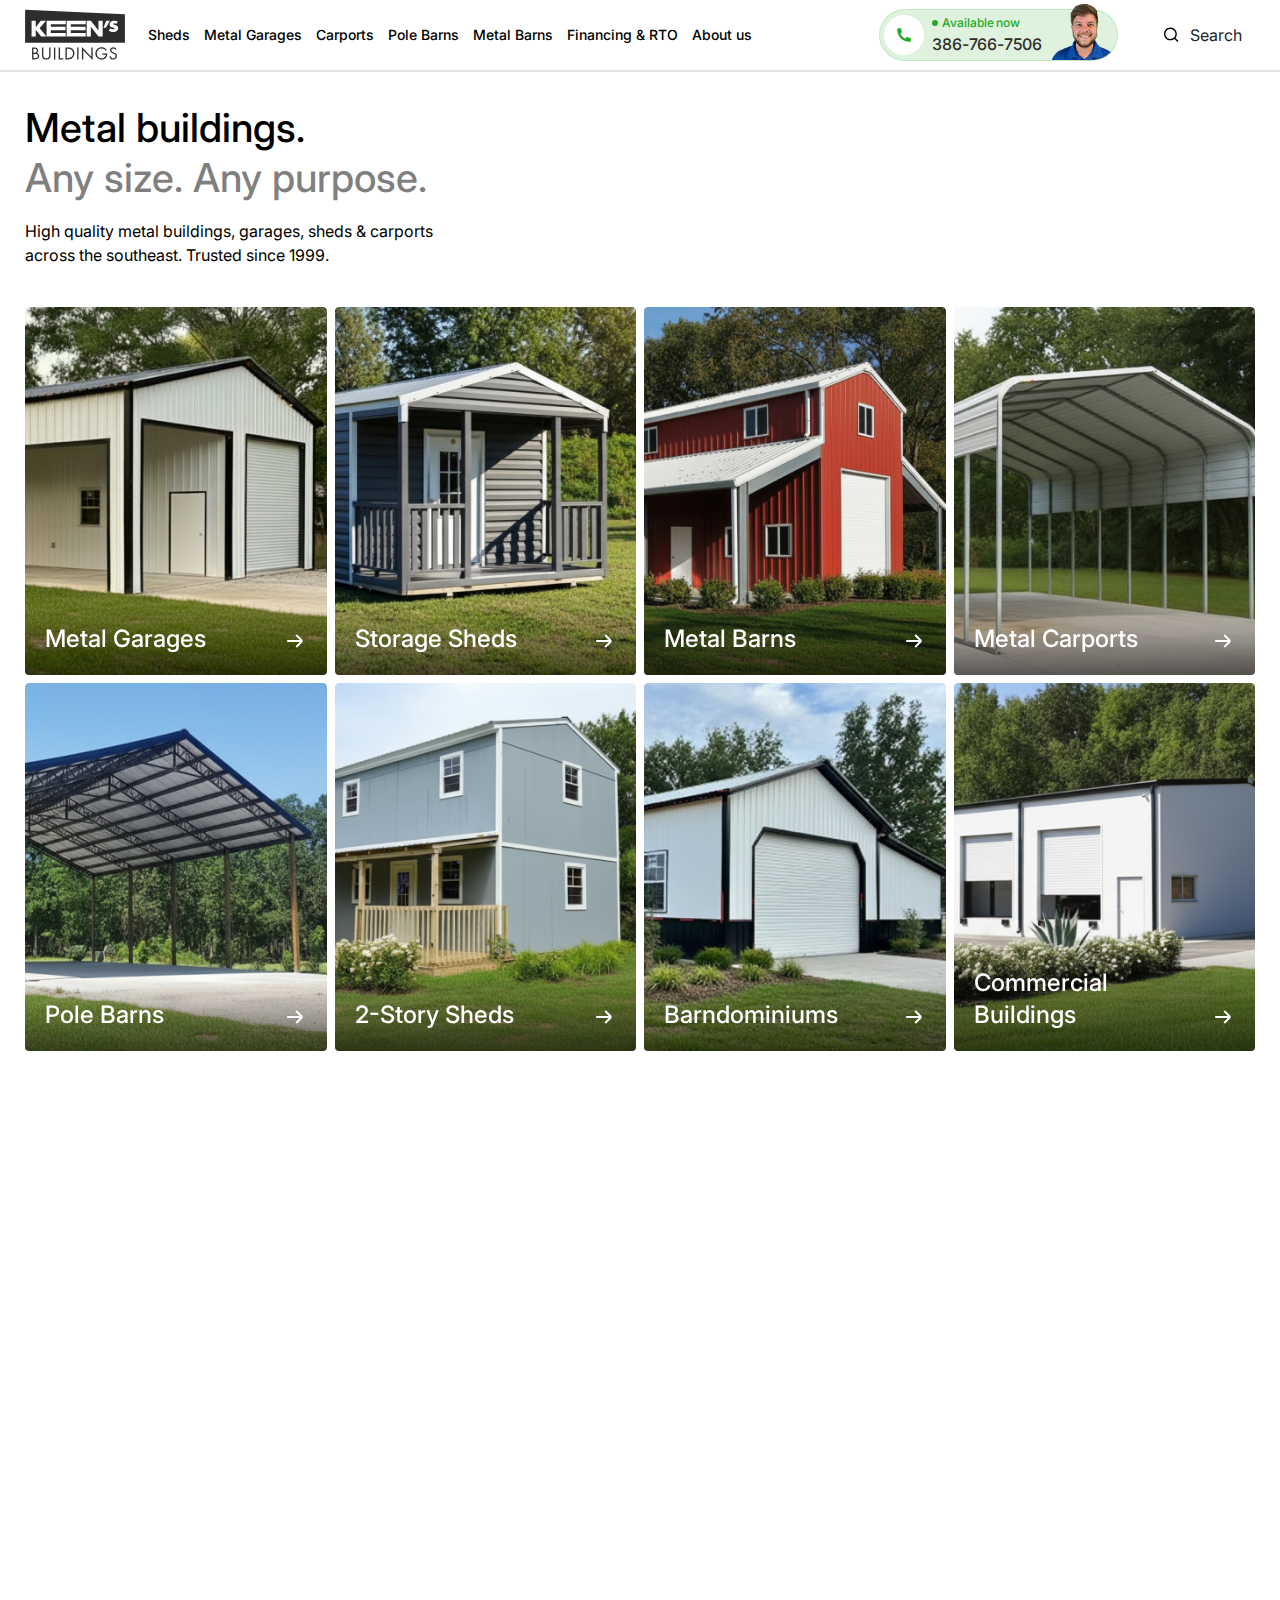
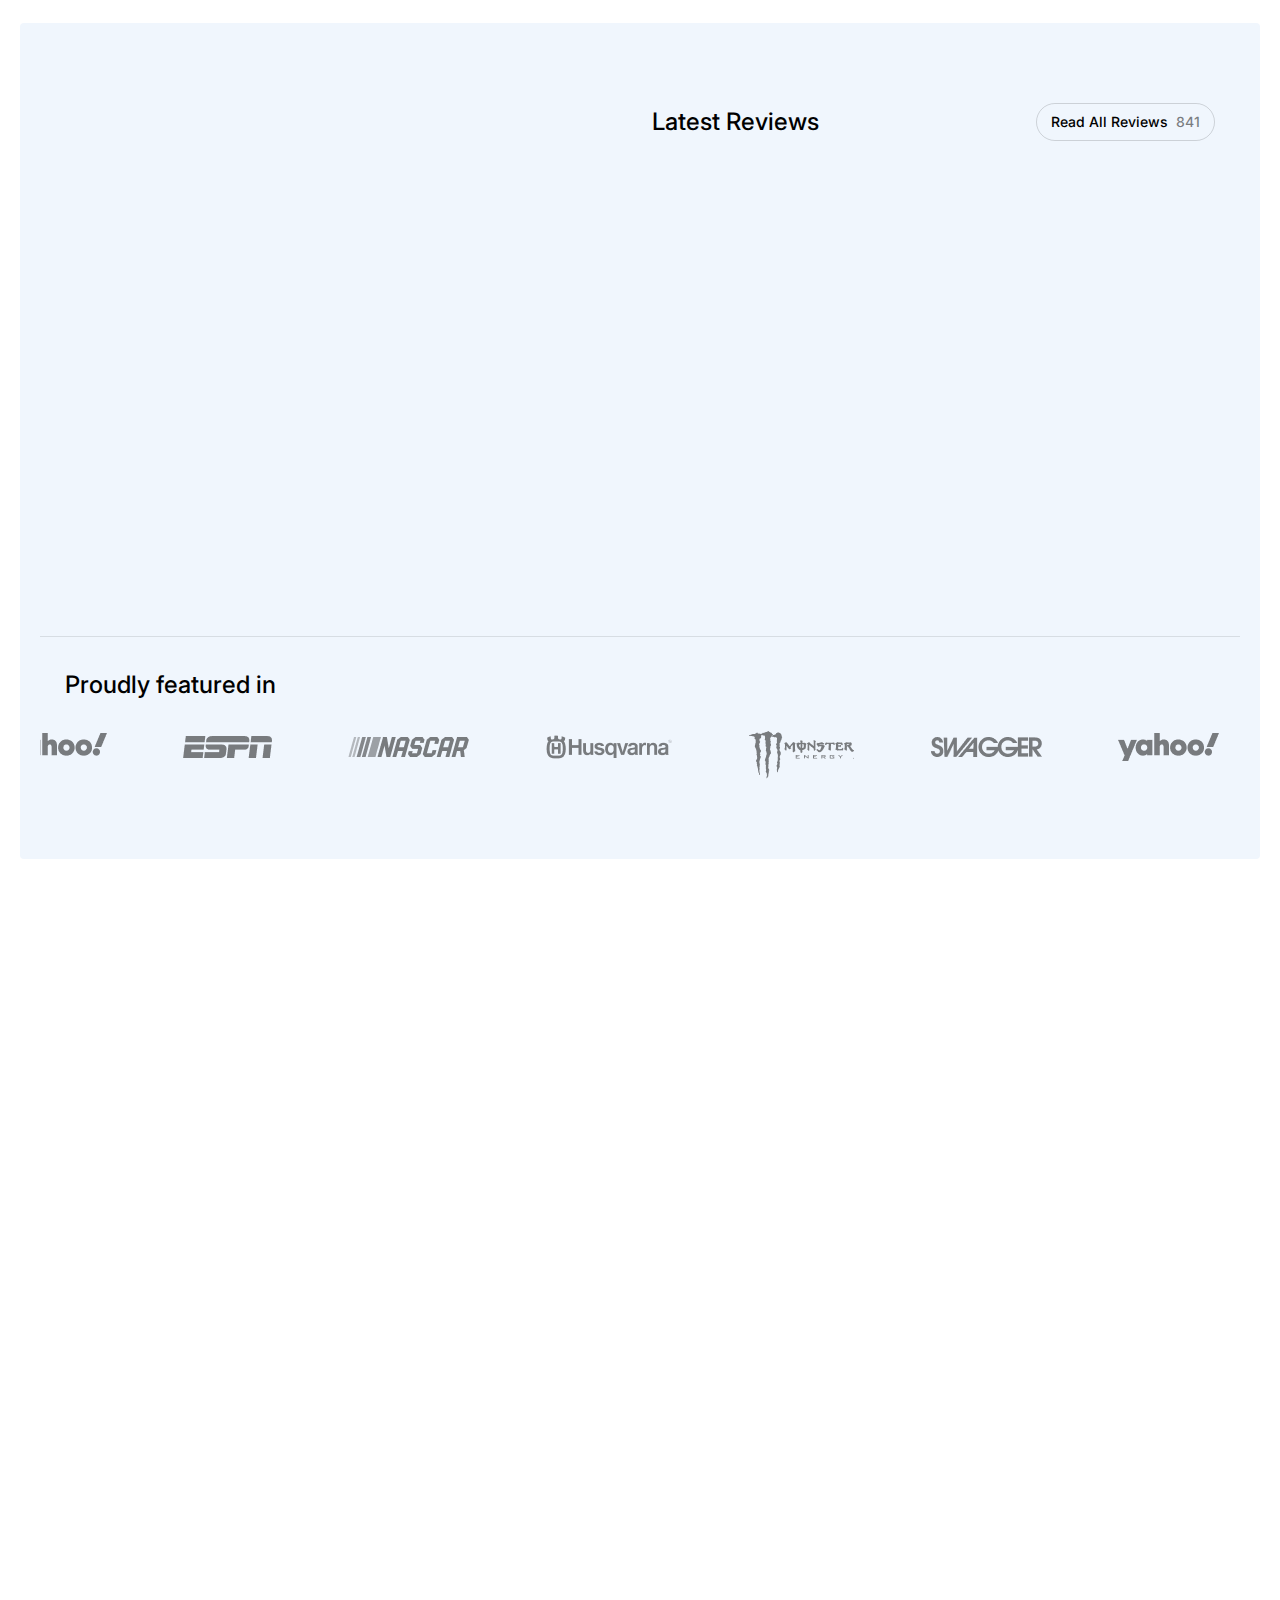
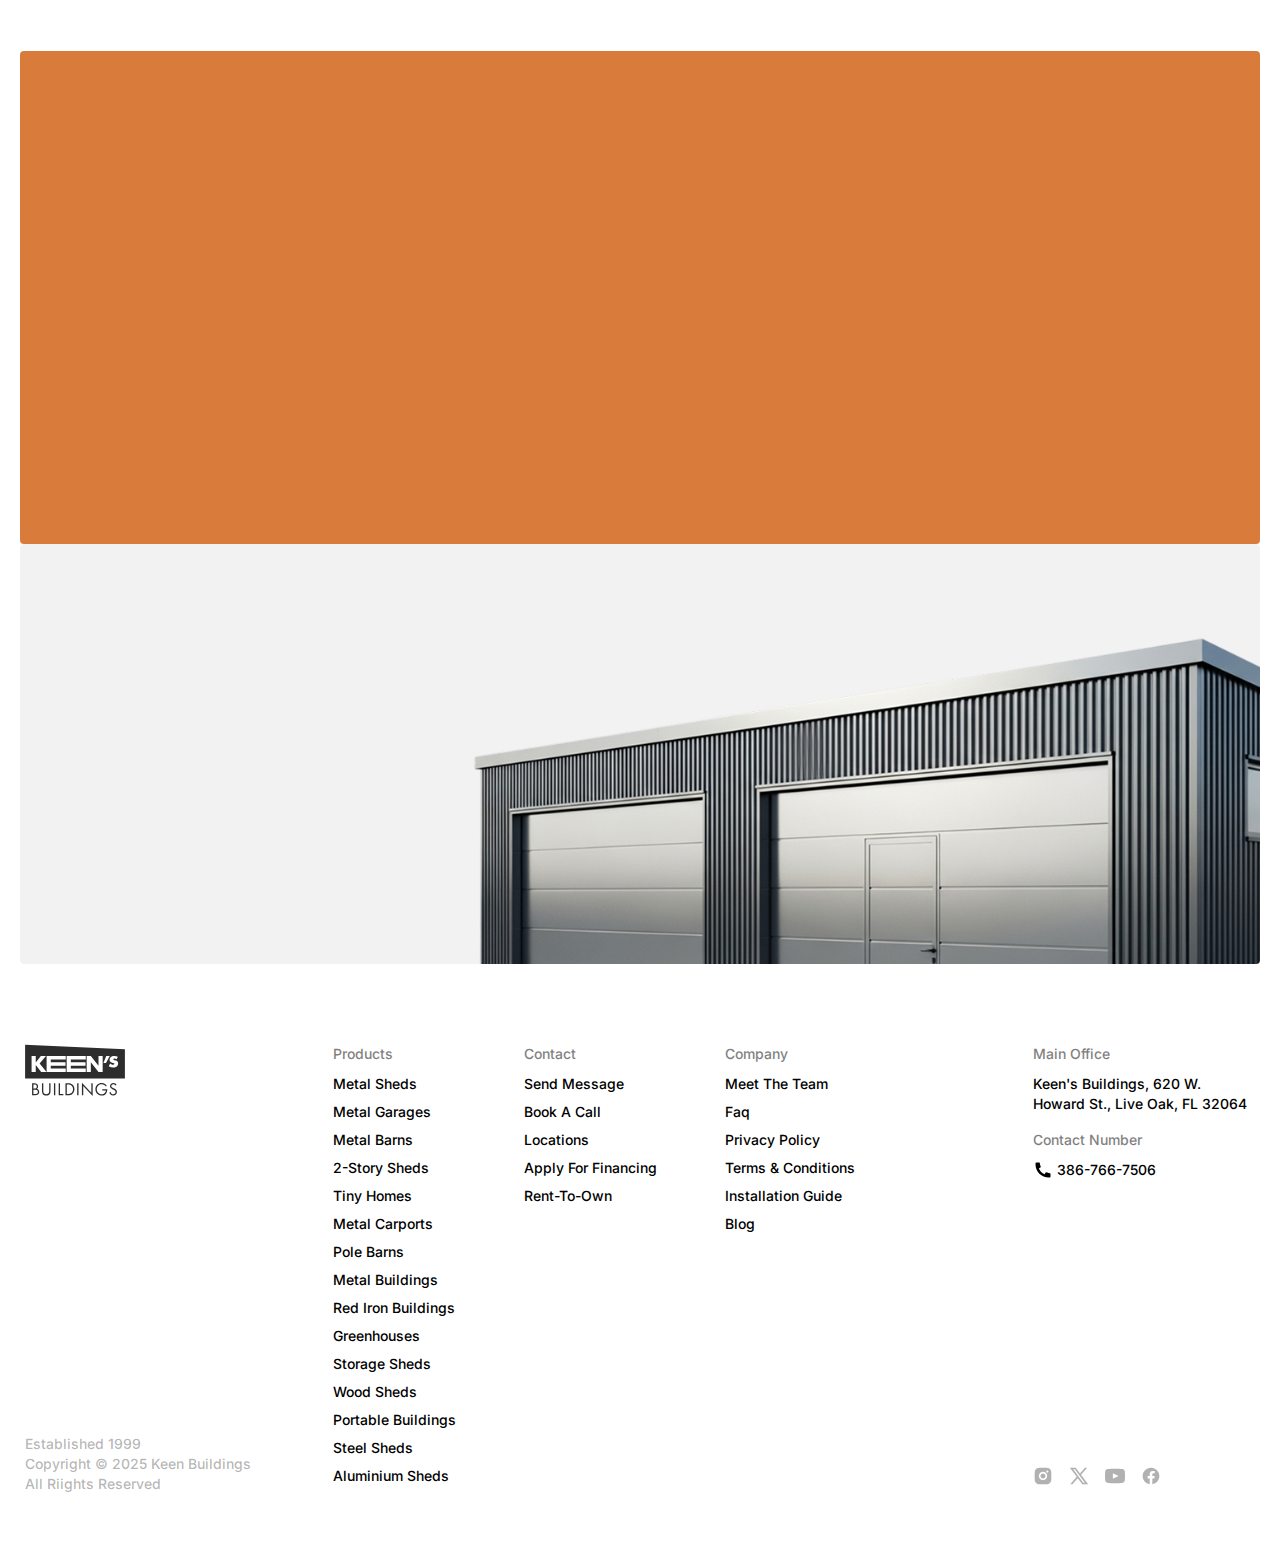
<file: index.html>
<!doctype html>
<html lang="en">

<head>
   <!-- Required meta tags -->
   <meta charset="utf-8">
   <meta name="viewport" content="width=device-width, initial-scale=1">
   <link rel="icon" type="image/png" sizes="32x32" href="images/favicon.png">
   <!-- Bootstrap CSS -->
   <link rel="stylesheet" href="css/bootstrap.min.css">
   <link rel="stylesheet" href="css/aos.css">
   <link rel="stylesheet" href="css/swiper-bundle.min.css">
   <link rel="stylesheet" href="css/style.css">
   <link rel="stylesheet" href="css/responsive.css">
   <title>Keen's</title>
</head>

<body>
   <header class="header">
      <div class="header-top">
         <div class="container">
            <div class="d-flex align-items-center  position-relative">
               <div class="logo me-auto">
                  <a href="index.html">
                     <img src="images/logo.svg" alt="">
                  </a>
               </div>
               <div class="header-right d-flex align-items-center justify-content-center">
                  <div class="offcanvas offcanvas-start" tabindex="-1" id="offcanvasExample"
                     aria-labelledby="offcanvasExampleLabel">
                     <div class="offcanvas-header d-none justify-content-between border-bottom">
                        <div class="header-close text-white ms-auto text-end" data-bs-dismiss="offcanvas"
                           aria-label="Close">
                           <svg xmlns="http://www.w3.org/2000/svg" width="16" height="16" fill="currentColor"
                              class="bi bi-x-lg" viewBox="0 0 16 16">
                              <path
                                 d="M2.146 2.854a.5.5 0 1 1 .708-.708L8 7.293l5.146-5.147a.5.5 0 0 1 .708.708L8.707 8l5.147 5.146a.5.5 0 0 1-.708.708L8 8.707l-5.146 5.147a.5.5 0 0 1-.708-.708L7.293 8z" />
                           </svg>
                        </div>
                     </div>
                     <div class="offcanvas-body">
                        <nav>
                           <ul class="navbar-nav">
                              <li class="nav-item"><a href="#" class="nav-link">Sheds</a></li>
                              <li class="nav-item"><a href="metalGarage.html" class="nav-link">Metal Garages</a></li>
                              <li class="nav-item"><a href="#" class="nav-link">Carports</a></li>
                              <li class="nav-item"><a href="#" class="nav-link">Pole Barns</a></li>
                              <li class="nav-item"><a href="#" class="nav-link">Metal Barns</a></li>
                              <li class="nav-item"><a href="#" class="nav-link">Financing & RTO</a></li>
                              <li class="nav-item"><a href="about-us.html" class="nav-link">About us</a></li>
                           </ul>
                        </nav>

                     </div>
                  </div>
               </div>
               <div class="user-auth">
                  <ul class="list-unstyled p-0 m-0 d-flex align-items-center gap-md-3 gap-2">
                     <li class="position-relative me-3">
                        <a href="tel:386-766-7506" class="header-number d-flex align-items-center gap-2 justify-content-between">
                          <div class="contact-left d-flex align-items-center gap-2">
                              <div class="contact-icons">
                                 <span class="d-flex align-items-center justify-content-center">
                                    <svg width="24" height="24" viewBox="0 0 24 24" fill="none" xmlns="http://www.w3.org/2000/svg"><path d="M21 16.42V19.9561C21 20.4811 20.5941 20.9167 20.0705 20.9537C19.6331 20.9846 19.2763 21 19 21C10.1634 21 3 13.8366 3 5C3 4.72371 3.01545 4.36687 3.04635 3.9295C3.08337 3.40588 3.51894 3 4.04386 3H7.5801C7.83678 3 8.05176 3.19442 8.07753 3.4498C8.10067 3.67907 8.12218 3.86314 8.14207 4.00202C8.34435 5.41472 8.75753 6.75936 9.3487 8.00303C9.44359 8.20265 9.38171 8.44159 9.20185 8.57006L7.04355 10.1118C8.35752 13.1811 10.8189 15.6425 13.8882 16.9565L15.4271 14.8019C15.5572 14.6199 15.799 14.5573 16.001 14.6532C17.2446 15.2439 18.5891 15.6566 20.0016 15.8584C20.1396 15.8782 20.3225 15.8995 20.5502 15.9225C20.8056 15.9483 21 16.1633 21 16.42Z" fill="#24AA24"/></svg>
                                 </span>
                              </div>
                              <div class="text-number">
                                 <span class="available">Available now</span>
                                 <span class="number">386-766-7506</span>
                              </div>
                          </div>
                        </a>
                        <div class="contact-img">
                           <img src="images/available-call.png" alt="">
                        </div>
                     </li>
                     <li class="d-md-block d-none search-wrap">
                        <div class="position-relative from-search btn search-toggle d-flex align-items-center gap-1" data-bs-toggle="modal" data-bs-target="#SearchModal">
                           <button class="border-0 btn-search" type="submit">
                              <svg width="14" height="14" viewBox="0 0 14 14" fill="none" xmlns="http://www.w3.org/2000/svg"><path d="M10.6873 9.74453L13.5425 12.5997L12.5997 13.5425L9.74453 10.6873C8.71793 11.5087 7.416 12 6 12C2.688 12 0 9.312 0 6C0 2.688 2.688 0 6 0C9.312 0 12 2.688 12 6C12 7.416 11.5087 8.71793 10.6873 9.74453ZM9.3498 9.24987C10.165 8.40973 10.6667 7.26373 10.6667 6C10.6667 3.42167 8.57833 1.33333 6 1.33333C3.42167 1.33333 1.33333 3.42167 1.33333 6C1.33333 8.57833 3.42167 10.6667 6 10.6667C7.26373 10.6667 8.40973 10.165 9.24987 9.3498L9.3498 9.24987Z" fill="currentColor"/></svg>
                           </button>
                           <span>Search</span>
                        </div>
                     </li>
                     
                  </ul>
               </div>
               <button class="btn btn-open-menu d-xl-none bg-transparent border-0 p-0 ps-md-3" type="button"
                  data-bs-toggle="offcanvas" data-bs-target="#offcanvasExample" aria-controls="offcanvasExample">
                  <span class="mobile-nav">
                     <span class="bar1"></span>
                     <span class="bar2"></span>
                     <span class="bar3"></span>
                  </span>
               </button>
            </div>
         </div>
      </div>
   </header>

   <main class="main">
      <section class="metal-section pt-32">
         <div class="container">
            <div class="block-header" >
               <h1>Metal buildings. <span class="text-gray d-block">Any size. Any purpose.</span></h1>
               <p>High quality metal buildings, garages, sheds & carports across the southeast. Trusted since 1999.</p>
            </div>
            <div class="row gx-2">
               <div class="col-xl-3 col-lg-3 col-md-4 col-6" data-aos="fade-up" data-aos-duration="1000">
                  <div class="card-product">
                     <a href="">
                        <img src="images/prod-img-1.png" alt="">
                        <div class="overlay">Metal Garages <span>
                              <svg width="24" height="24" viewBox="0 0 24 24" fill="none"
                                 xmlns="http://www.w3.org/2000/svg">
                                 <path d="M4.2002 12H19.2002M19.2002 12L13.2002 6M19.2002 12L13.2002 18"
                                    stroke="currentColor" stroke-width="2" />
                              </svg>
                           </span></div>
                     </a>
                  </div>
               </div>
               <div class="col-xl-3 col-lg-3 col-md-4 col-6" data-aos="fade-up" data-aos-duration="1500">
                  <div class="card-product">
                     <a href="">
                        <img src="images/prod-img-2.png" alt="">
                        <div class="overlay">Storage Sheds <span>
                              <svg width="24" height="24" viewBox="0 0 24 24" fill="none"
                                 xmlns="http://www.w3.org/2000/svg">
                                 <path d="M4.2002 12H19.2002M19.2002 12L13.2002 6M19.2002 12L13.2002 18"
                                    stroke="currentColor" stroke-width="2" />
                              </svg>
                           </span></div>
                     </a>
                  </div>
               </div>
               <div class="col-xl-3 col-lg-3 col-md-4 col-6" data-aos="fade-up" data-aos-duration="2000">
                  <div class="card-product">
                     <a href="">
                        <img src="images/prod-img-3.png" alt="">
                        <div class="overlay">Metal Barns <span>
                              <svg width="24" height="24" viewBox="0 0 24 24" fill="none"
                                 xmlns="http://www.w3.org/2000/svg">
                                 <path d="M4.2002 12H19.2002M19.2002 12L13.2002 6M19.2002 12L13.2002 18"
                                    stroke="currentColor" stroke-width="2" />
                              </svg>
                           </span></div>
                     </a>
                  </div>
               </div>
               <div class="col-xl-3 col-lg-3 col-md-4 col-6" data-aos="fade-up" data-aos-duration="2500">
                  <div class="card-product">
                     <a href="">
                        <img src="images/prod-img-4.png" alt="">
                        <div class="overlay">Metal Carports <span>
                              <svg width="24" height="24" viewBox="0 0 24 24" fill="none"
                                 xmlns="http://www.w3.org/2000/svg">
                                 <path d="M4.2002 12H19.2002M19.2002 12L13.2002 6M19.2002 12L13.2002 18"
                                    stroke="currentColor" stroke-width="2" />
                              </svg>
                           </span></div>
                     </a>
                  </div>
               </div>
               <div class="col-xl-3 col-lg-3 col-md-4 col-6" data-aos="fade-up" data-aos-duration="1000">
                  <div class="card-product">
                     <a href="">
                        <img src="images/prod-img-5.png" alt="">
                        <div class="overlay">Pole Barns <span>
                              <svg width="24" height="24" viewBox="0 0 24 24" fill="none"
                                 xmlns="http://www.w3.org/2000/svg">
                                 <path d="M4.2002 12H19.2002M19.2002 12L13.2002 6M19.2002 12L13.2002 18"
                                    stroke="currentColor" stroke-width="2" />
                              </svg>
                           </span></div>
                     </a>
                  </div>
               </div>
               <div class="col-xl-3 col-lg-3 col-md-4 col-6" data-aos="fade-up" data-aos-duration="1500">
                  <div class="card-product">
                     <a href="">
                        <img src="images/prod-img-6.png" alt="">
                        <div class="overlay">2-Story Sheds <span>
                              <svg width="24" height="24" viewBox="0 0 24 24" fill="none"
                                 xmlns="http://www.w3.org/2000/svg">
                                 <path d="M4.2002 12H19.2002M19.2002 12L13.2002 6M19.2002 12L13.2002 18"
                                    stroke="currentColor" stroke-width="2" />
                              </svg>
                           </span></div>
                     </a>
                  </div>
               </div>
               <div class="col-xl-3 col-lg-3 col-md-4 col-6" data-aos="fade-up" data-aos-duration="2000">
                  <div class="card-product">
                     <a href="">
                        <img src="images/prod-img-7.png" alt="">
                        <div class="overlay">Barndominiums<span>
                              <svg width="24" height="24" viewBox="0 0 24 24" fill="none"
                                 xmlns="http://www.w3.org/2000/svg">
                                 <path d="M4.2002 12H19.2002M19.2002 12L13.2002 6M19.2002 12L13.2002 18"
                                    stroke="currentColor" stroke-width="2" />
                              </svg>
                           </span></div>
                     </a>
                  </div>
               </div>
               <div class="col-xl-3 col-lg-3 col-md-4 col-6" data-aos="fade-up" data-aos-duration="2500">
                  <div class="card-product">
                     <a href="">
                        <img src="images/prod-img-8.png" alt="">
                        <div class="overlay">Commercial Buildings<span>
                              <svg width="24" height="24" viewBox="0 0 24 24" fill="none"
                                 xmlns="http://www.w3.org/2000/svg">
                                 <path d="M4.2002 12H19.2002M19.2002 12L13.2002 6M19.2002 12L13.2002 18"
                                    stroke="currentColor" stroke-width="2" />
                              </svg>
                           </span></div>
                     </a>
                  </div>
               </div>
            </div>
         </div>
         </div>
      </section>
      <section class="features-section py-80">
         <div class="container">
            <div class="row">
               <div class="col-lg-6" data-aos="fade-up" data-aos-duration="1000">
                  <h3>Twenty-five years of listening to customers taught us exactly what matters — and what doesn't.
                  </h3>
               </div>
               <div class="col-lg-6">
                  <div class="feature-grid">
                     <div class="feature-item" data-aos="fade-up" data-aos-duration="1000">
                        <div class="icon">
                           <svg width="40" height="40" viewBox="0 0 40 40" fill="none">
                              <path
                                 d="M6.25 7.16666L20 2.5L33.75 7.16666V22.8005C33.75 28.7985 29.9292 34.1301 24.2494 36.0578L20 37.5L15.7506 36.0578C10.0708 34.1301 6.25 28.7985 6.25 22.8005V7.16666Z"
                                 fill="#D97B3A" stroke="#D97B3A" stroke-width="3.125" />
                              <path
                                 d="M19.9995 13.7544V19.6669M19.9995 19.6669V25.5794M19.9995 19.6669L14.9316 16.7106M19.9995 19.6669L25.0674 22.6231M19.9995 19.6669L25.0674 16.7106M19.9995 19.6669L14.9316 22.6231"
                                 stroke="#FDFCFB" stroke-width="3.125" stroke-linecap="square"
                                 stroke-linejoin="round" />
                           </svg>
                        </div>
                        <div class="lower-content">
                           <h4>Built to last</h4>
                           <p>
                              Engineered for durability, weather resistance, and high wind loads. Lifetime quality
                              guaranteed.
                           </p>
                        </div>
                     </div>
                     <div class="feature-item" data-aos="fade-up" data-aos-duration="1500">
                        <div class="icon">
                           <svg width="40" height="40" viewBox="0 0 40 40" fill="none"
                              xmlns="http://www.w3.org/2000/svg">
                              <path
                                 d="M2.875 5.75708C2.32272 5.75708 1.875 6.2048 1.875 6.75708V27.0648C1.875 27.6171 2.32272 28.0648 2.875 28.0648H26.9712V21.0936V11.334V6.75708C26.9712 6.2048 26.5234 5.75708 25.9712 5.75708H2.875Z"
                                 fill="#D97B3A" />
                              <path
                                 d="M37.125 28.0648C37.6773 28.0648 38.125 27.6171 38.125 27.0648V21.0936H26.9712V28.0648H37.125Z"
                                 fill="#D97B3A" />
                              <path
                                 d="M26.9712 11.334H31.9678C32.3266 11.334 32.658 11.5263 32.836 11.8379L38.125 21.0936M26.9712 11.334V6.75708C26.9712 6.2048 26.5234 5.75708 25.9712 5.75708H2.875C2.32272 5.75708 1.875 6.2048 1.875 6.75708V27.0648C1.875 27.6171 2.32272 28.0648 2.875 28.0648H26.9712M26.9712 11.334V21.0936M38.125 21.0936V27.0648C38.125 27.6171 37.6773 28.0648 37.125 28.0648H26.9712M38.125 21.0936H26.9712M26.9712 28.0648V21.0936"
                                 stroke="#D97B3A" stroke-width="3.125" />
                              <circle cx="10.2411" cy="29.4589" r="4.87981" fill="#D97B3A" />
                              <circle cx="29.7607" cy="29.4589" r="4.87981" fill="#D97B3A" />
                           </svg>
                        </div>
                        <div class="lower-content">
                           <h4>Free delivery & setup</h4>
                           <p>Professional installation included. We handle everything from start to finish.</p>
                        </div>
                     </div>
                     <div class="feature-item" data-aos="fade-up" data-aos-duration="2000">
                        <div class="icon">
                           <svg width="40" height="40" viewBox="0 0 40 40" fill="none">
                              <path
                                 d="M23.2438 3.49034C21.375 1.89774 18.6263 1.89776 16.7577 3.49033L14.5109 5.40493C14.244 5.63241 13.9121 5.76988 13.5625 5.79778L10.62 6.03259C8.17244 6.22791 6.22889 8.17146 6.03357 10.619L5.79877 13.5615C5.77089 13.9111 5.63337 14.243 5.40589 14.51L3.49129 16.7567C1.89872 18.6255 1.89874 21.374 3.49132 23.2427L5.40592 25.4895C5.63337 25.7565 5.77086 26.0883 5.79876 26.438L6.03361 29.3803C6.22892 31.8278 8.17249 33.7713 10.6201 33.9667L13.5625 34.2017C13.9121 34.2295 14.2439 34.367 14.5108 34.5945L16.7575 36.509C18.6263 38.1015 21.375 38.1017 23.2438 36.509L25.4905 34.5945C25.7573 34.367 26.0892 34.2295 26.4388 34.2015L29.3813 33.9667C31.8288 33.7715 33.7723 31.828 33.9678 29.3803L34.2025 26.438C34.2303 26.0883 34.368 25.7563 34.5953 25.4893L36.51 23.2428C38.1027 21.374 38.1027 18.6253 36.51 16.7567L34.5953 14.5099C34.3678 14.243 34.2305 13.9111 34.2027 13.5615L33.9678 10.619C33.7725 8.17149 31.8288 6.22788 29.3813 6.03258L26.4388 5.79776C26.0892 5.76986 25.7573 5.63241 25.4905 5.40493L23.2438 3.49034ZM24.7143 12.9288L27.0713 15.2858L15.2862 27.071L12.9292 24.7138L24.7143 12.9288ZM17.054 17.0535C16.0776 18.0298 14.4947 18.0298 13.5184 17.0535C12.5421 16.0773 12.5421 14.4944 13.5184 13.518C14.4947 12.5417 16.0776 12.5417 17.054 13.518C18.0303 14.4944 18.0303 16.0773 17.054 17.0535ZM22.9465 26.4817C21.9702 25.5053 21.9702 23.9225 22.9465 22.9462C23.9228 21.9698 25.5057 21.9698 26.482 22.9462C27.4583 23.9225 27.4583 25.5053 26.482 26.4817C25.5057 27.458 23.9228 27.458 22.9465 26.4817Z"
                                 fill="#D97B3A" />
                           </svg>

                        </div>
                        <div class="lower-content">
                           <h4>Zero down financing</h4>
                           <p>In-house financing and rent-to-own programs. Make your building affordable for any budget.
                           </p>
                        </div>
                     </div>
                     <div class="feature-item" data-aos="fade-up" data-aos-duration="2500">
                        <div class="icon">
                           <svg width="40" height="40" viewBox="0 0 40 40" fill="none"
                              xmlns="http://www.w3.org/2000/svg">
                              <path
                                 d="M33.333 26.6612H6.66634V29.9945H33.333V26.6612ZM4.99967 23.3278V6.66117C4.99967 5.74071 5.74587 4.99451 6.66634 4.99451H11.6663V18.7823H14.9997V4.99451H33.333C34.2535 4.99451 34.9997 5.74071 34.9997 6.66117V23.3278H36.6663V31.6612C36.6663 32.5817 35.9202 33.3278 34.9997 33.3278H21.6663V38.3278H18.333V33.3278H4.99967C4.07921 33.3278 3.33301 32.5817 3.33301 31.6612V23.3278H4.99967Z"
                                 fill="#D97B3A" />
                           </svg>

                        </div>
                        <div class="lower-content">
                           <h4>Custom designs</h4>
                           <p>
                              Design your perfect building with our custom builder tool. Unlimited size and style
                              options.
                           </p>
                        </div>
                     </div>
                  </div>
               </div>
            </div>
         </div>
      </section>
      <section class="trust-section sec-gap">
         <div class="top-content">
            <div class="container">
               <div class="row">
                  <div class="col-lg-6" >
                     <div class="card-left">
                        <h3 data-aos="fade-up" data-aos-duration="1000">
                           Built on trust. <span>Quality materials, honest pricing, and service that actually
                              helps—that's what keeps people coming back.</span>
                        </h3>

                        <div class="stats" data-aos="fade-up" data-aos-duration="1500">
                           <div class="stat">
                              <p class="label">Buildings created</p>
                              <h2>75,000+</h2>
                           </div>
                           <div class="stat">
                              <p class="label">Years in business</p>
                              <h2>25</h2>
                           </div>
                           <div class="stat">
                              <p class="label">Average rating</p>
                              <h2>4.97</h2>
                           </div>
                           <div class="stat">
                              <p class="label">Verified customer reviews</p>
                              <h2>841</h2>
                           </div>
                        </div>
                     </div>
                  </div>
                  <div class="col-lg-6">
                     <div class="card-right">
                        <div class="reviews-header d-flex align-items-center justify-content-between gap-2">
                           <h4>Latest Reviews</h4>
                           <a href="" class="read-reviews">Read All Reviews <span>841</span></a>
                        </div>

                        <div class="review" data-aos="fade-up" data-aos-duration="2000">
                           <h4>Luke P</h4>
                           <p class="product">12×30 Lofted Shed Barn w/ Eve Side Door</p>
                           <div class="stars">
                              <svg width="16" height="16" viewBox="0 0 16 16" fill="none">
                                 <path
                                    d="M8.00059 1.6001L9.43748 6.02239H14.0873L10.3255 8.75552L11.7624 13.1778L8.00059 10.4447L4.23876 13.1778L5.67565 8.75552L1.91382 6.02239H6.5637L8.00059 1.6001Z"
                                    fill="currentColor" stroke="currentColor" stroke-linejoin="bevel" />
                              </svg>
                              <svg width="16" height="16" viewBox="0 0 16 16" fill="none">
                                 <path
                                    d="M8.00059 1.6001L9.43748 6.02239H14.0873L10.3255 8.75552L11.7624 13.1778L8.00059 10.4447L4.23876 13.1778L5.67565 8.75552L1.91382 6.02239H6.5637L8.00059 1.6001Z"
                                    fill="currentColor" stroke="currentColor" stroke-linejoin="bevel" />
                              </svg>

                              <svg width="16" height="16" viewBox="0 0 16 16" fill="none">
                                 <path
                                    d="M8.00059 1.6001L9.43748 6.02239H14.0873L10.3255 8.75552L11.7624 13.1778L8.00059 10.4447L4.23876 13.1778L5.67565 8.75552L1.91382 6.02239H6.5637L8.00059 1.6001Z"
                                    fill="currentColor" stroke="currentColor" stroke-linejoin="bevel" />
                              </svg>

                              <svg width="16" height="16" viewBox="0 0 16 16" fill="none">
                                 <path
                                    d="M8.00059 1.6001L9.43748 6.02239H14.0873L10.3255 8.75552L11.7624 13.1778L8.00059 10.4447L4.23876 13.1778L5.67565 8.75552L1.91382 6.02239H6.5637L8.00059 1.6001Z"
                                    fill="currentColor" stroke="currentColor" stroke-linejoin="bevel" />
                              </svg>

                              <svg width="16" height="16" viewBox="0 0 16 16" fill="none">
                                 <path
                                    d="M8.00059 1.6001L9.43748 6.02239H14.0873L10.3255 8.75552L11.7624 13.1778L8.00059 10.4447L4.23876 13.1778L5.67565 8.75552L1.91382 6.02239H6.5637L8.00059 1.6001Z"
                                    fill="currentColor" stroke="currentColor" stroke-linejoin="bevel" />
                              </svg>
                              <span><svg width="2" height="2" viewBox="0 0 2 2" fill="none">
                                    <circle opacity="0.3" cx="1" cy="1" r="1" fill="currentColor" />
                                 </svg>
                                 1 day ago</span>
                           </div>

                           <p class="text">
                              Recently bought a 12×30 shed from Mike. Mike took his time to understand our needs and
                              helping
                              us pick the best shed for our house.
                           </p>
                           <p class="text">
                              The shed is huge and great quality with metal roof and sides and sturdy floor! Great
                              warranty
                              and price too.
                           </p>
                           <p class="text">
                              Delivery and set up was flawless as well.
                           </p>
                        </div>

                        <div class="review" data-aos="fade-up" data-aos-duration="2500">
                           <h4>Randy P</h4>
                           <p class="product">Gambrel Barn Sheds</p>
                           <div class="stars">
                              <svg width="16" height="16" viewBox="0 0 16 16" fill="none">
                                 <path
                                    d="M8.00059 1.6001L9.43748 6.02239H14.0873L10.3255 8.75552L11.7624 13.1778L8.00059 10.4447L4.23876 13.1778L5.67565 8.75552L1.91382 6.02239H6.5637L8.00059 1.6001Z"
                                    fill="currentColor" stroke="currentColor" stroke-linejoin="bevel" />
                              </svg>
                              <svg width="16" height="16" viewBox="0 0 16 16" fill="none">
                                 <path
                                    d="M8.00059 1.6001L9.43748 6.02239H14.0873L10.3255 8.75552L11.7624 13.1778L8.00059 10.4447L4.23876 13.1778L5.67565 8.75552L1.91382 6.02239H6.5637L8.00059 1.6001Z"
                                    fill="currentColor" stroke="currentColor" stroke-linejoin="bevel" />
                              </svg>

                              <svg width="16" height="16" viewBox="0 0 16 16" fill="none">
                                 <path
                                    d="M8.00059 1.6001L9.43748 6.02239H14.0873L10.3255 8.75552L11.7624 13.1778L8.00059 10.4447L4.23876 13.1778L5.67565 8.75552L1.91382 6.02239H6.5637L8.00059 1.6001Z"
                                    fill="currentColor" stroke="currentColor" stroke-linejoin="bevel" />
                              </svg>

                              <svg width="16" height="16" viewBox="0 0 16 16" fill="none">
                                 <path
                                    d="M8.00059 1.6001L9.43748 6.02239H14.0873L10.3255 8.75552L11.7624 13.1778L8.00059 10.4447L4.23876 13.1778L5.67565 8.75552L1.91382 6.02239H6.5637L8.00059 1.6001Z"
                                    fill="currentColor" stroke="currentColor" stroke-linejoin="bevel" />
                              </svg>

                              <svg width="16" height="16" viewBox="0 0 16 16" fill="none">
                                 <path
                                    d="M8.00059 1.6001L9.43748 6.02239H14.0873L10.3255 8.75552L11.7624 13.1778L8.00059 10.4447L4.23876 13.1778L5.67565 8.75552L1.91382 6.02239H6.5637L8.00059 1.6001Z"
                                    fill="currentColor" stroke="currentColor" stroke-linejoin="bevel" />
                              </svg>
                              <span><svg width="2" height="2" viewBox="0 0 2 2" fill="none">
                                    <circle opacity="0.3" cx="1" cy="1" r="1" fill="currentColor" />
                                 </svg>
                                 3 day ago</span>
                           </div>

                           <p class="text">
                              Masaryktown is the place place to purchase from. The staff will lead you and help you find
                              a way to get what you ultimately want.
                           </p>

                        </div>

                     </div>
                  </div>
               </div>
            </div>
            <div class="marquee-infinity-box">
               <div class="container">
                  <h4>Proudly featured in</h4>
               </div>
               <div class="marquee marquee-slider-section">
                  <div class="marquee-box">
                     <div class="slide-box">
                        <span class="company-loog">
                           <img src="images/company-logo-1.png" alt="">
                        </span>
                     </div>
                     <div class="slide-box">
                        <span class="company-loog">
                           <img src="images/company-logo-2.png" alt="">
                        </span>
                     </div>
                     <div class="slide-box">
                        <span class="company-loog">
                           <img src="images/company-logo-3.png" alt="">
                        </span>
                     </div>
                     <div class="slide-box">
                        <span class="company-loog">
                           <img src="images/company-logo-4.png" alt="">
                        </span>
                     </div>
                     <div class="slide-box">
                        <span class="company-loog">
                           <img src="images/company-logo-5.png" alt="">
                        </span>
                     </div>
                     <div class="slide-box">
                        <span class="company-loog">
                           <img src="images/company-logo-6.png" alt="">
                        </span>
                     </div>
                  </div>
               </div>
            </div>
         </div>
      </section>
      <section class="locations-section py-80">
         <div class="container">
            <div class="row gx-2">
               <div class="col-lg-6">
                  <div class="locations-left" data-aos="fade-up" data-aos-duration="1000">
                     <h3>8 locations to serve you.
                        <span>With the largest building model display & retail centers in the southeast.</span>
                     </h3>

                     <div class="location-card active d-md-none" data-bs-toggle="collapse" href="#collapseExample" role="button"
                        aria-expanded="false" aria-controls="collapseExample">
                        <div class="d-flex">
                           <span class="dot">
                              <svg width="16" height="16" viewBox="0 0 16 16" fill="none"
                                 xmlns="http://www.w3.org/2000/svg">
                                 <g>
                                    <path
                                       d="M7.33333 13.2967C4.33337 12.965 2 10.4217 2 7.33331C2 4.01961 4.68629 1.33331 8 1.33331C11.3137 1.33331 14 4.01961 14 7.33331C14 10.4217 11.6667 12.965 8.66667 13.2967V16H7.33333V13.2967Z"
                                       fill="currentColor" />
                                 </g>
                              </svg>
                           </span>
                           <label class="location-label">Live Oak, FL</label>
                        </div>
                        <p>620 W. Howard St., Hwy. 90W<br>Live Oak, FL 32064</p>

                        <div class="down-arrow">
                           <svg width="20" height="20" viewBox="0 0 20 20" fill="none">
                           <g opacity="0.5">
                              <path
                                 d="M10.0005 11.6248L14.1254 7.5L15.3039 8.67851L10.0005 13.9819L4.69727 8.67851L5.87577 7.5L10.0005 11.6248Z"
                                 fill="currentColor" />
                           </g>
                        </svg>
                        </div>

                     </div>
                     <div class="collapse d-md-block" id="collapseExample">
                     <div class="location-list">
                        <div class="location-card active d-none d-md-block" data-aos="fade-up" data-aos-duration="1000">
                           <div class="d-flex">
                              <span class="dot">
                                 <svg width="16" height="16" viewBox="0 0 16 16" fill="none"
                                    xmlns="http://www.w3.org/2000/svg">
                                    <g>
                                       <path
                                          d="M7.33333 13.2967C4.33337 12.965 2 10.4217 2 7.33331C2 4.01961 4.68629 1.33331 8 1.33331C11.3137 1.33331 14 4.01961 14 7.33331C14 10.4217 11.6667 12.965 8.66667 13.2967V16H7.33333V13.2967Z"
                                          fill="currentColor" />
                                    </g>
                                 </svg>
                              </span>
                              <label class="location-label">Live Oak, FL</label>
                           </div>
                           <p>620 W. Howard St., Hwy. 90W<br>Live Oak, FL 32064</p>
                        </div>
                        <div class="location-card" data-aos="fade-up" data-aos-duration="1000">
                           <div class="d-flex">
                              <span class="dot">
                                 <svg width="16" height="16" viewBox="0 0 16 16" fill="none"
                                    xmlns="http://www.w3.org/2000/svg">
                                    <g>
                                       <path
                                          d="M7.33333 13.2967C4.33337 12.965 2 10.4217 2 7.33331C2 4.01961 4.68629 1.33331 8 1.33331C11.3137 1.33331 14 4.01961 14 7.33331C14 10.4217 11.6667 12.965 8.66667 13.2967V16H7.33333V13.2967Z"
                                          fill="currentColor" />
                                    </g>
                                 </svg>
                              </span>
                              <label class="location-label">Live Oak Super Center, FL</label>
                           </div>
                           <p>211 72nd Trace <br> Live Oak, FL 32064</p>
                        </div>
                        <div class="location-card" data-aos="fade-up" data-aos-duration="1500">
                           <div class="d-flex">
                              <span class="dot">
                                 <svg width="16" height="16" viewBox="0 0 16 16" fill="none"
                                    xmlns="http://www.w3.org/2000/svg">
                                    <g>
                                       <path
                                          d="M7.33333 13.2967C4.33337 12.965 2 10.4217 2 7.33331C2 4.01961 4.68629 1.33331 8 1.33331C11.3137 1.33331 14 4.01961 14 7.33331C14 10.4217 11.6667 12.965 8.66667 13.2967V16H7.33333V13.2967Z"
                                          fill="currentColor" />
                                    </g>
                                 </svg>
                              </span>
                              <label class="location-label">Brooksville/Masaryktown, FL</label>
                           </div>
                           <p>568 Broad <br> St Masaryktown, FL 34604</p>
                        </div>
                        <div class="location-card" data-aos="fade-up" data-aos-duration="2000">
                           <div class="d-flex">
                              <span class="dot">
                                 <svg width="16" height="16" viewBox="0 0 16 16" fill="none"
                                    xmlns="http://www.w3.org/2000/svg">
                                    <g>
                                       <path
                                          d="M7.33333 13.2967C4.33337 12.965 2 10.4217 2 7.33331C2 4.01961 4.68629 1.33331 8 1.33331C11.3137 1.33331 14 4.01961 14 7.33331C14 10.4217 11.6667 12.965 8.66667 13.2967V16H7.33333V13.2967Z"
                                          fill="currentColor" />
                                    </g>
                                 </svg>
                              </span>
                              <label class="location-label">Perry, FL</label>
                           </div>
                           <p>2444 South Byron Butler Parkway <br>
                              Perry, FL 32348</p>
                        </div>
                        <div class="location-card" data-aos="fade-up" data-aos-duration="1000">
                           <div class="d-flex">
                              <span class="dot">
                                 <svg width="16" height="16" viewBox="0 0 16 16" fill="none"
                                    xmlns="http://www.w3.org/2000/svg">
                                    <g>
                                       <path
                                          d="M7.33333 13.2967C4.33337 12.965 2 10.4217 2 7.33331C2 4.01961 4.68629 1.33331 8 1.33331C11.3137 1.33331 14 4.01961 14 7.33331C14 10.4217 11.6667 12.965 8.66667 13.2967V16H7.33333V13.2967Z"
                                          fill="currentColor" />
                                    </g>
                                 </svg>
                              </span>
                              <label class="location-label">Waycross, GA</label>
                           </div>
                           <p>2203 Memorial Drive <br> Waycross, GA 31501</p>
                        </div>
                        <div class="location-card" data-aos="fade-up" data-aos-duration="1500">
                           <div class="d-flex">
                              <span class="dot">
                                 <svg width="16" height="16" viewBox="0 0 16 16" fill="none"
                                    xmlns="http://www.w3.org/2000/svg">
                                    <g>
                                       <path
                                          d="M7.33333 13.2967C4.33337 12.965 2 10.4217 2 7.33331C2 4.01961 4.68629 1.33331 8 1.33331C11.3137 1.33331 14 4.01961 14 7.33331C14 10.4217 11.6667 12.965 8.66667 13.2967V16H7.33333V13.2967Z"
                                          fill="currentColor" />
                                    </g>
                                 </svg>
                              </span>
                              <label class="location-label">Chiefland, FL</label>
                           </div>
                           <p>2561 N Young Blvd <br> Chiefland, FL 32626</p>
                        </div>
                        <div class="location-card" data-aos="fade-up" data-aos-duration="2000">
                           <div class="d-flex">
                              <span class="dot">
                                 <svg width="16" height="16" viewBox="0 0 16 16" fill="none"
                                    xmlns="http://www.w3.org/2000/svg">
                                    <g>
                                       <path
                                          d="M7.33333 13.2967C4.33337 12.965 2 10.4217 2 7.33331C2 4.01961 4.68629 1.33331 8 1.33331C11.3137 1.33331 14 4.01961 14 7.33331C14 10.4217 11.6667 12.965 8.66667 13.2967V16H7.33333V13.2967Z"
                                          fill="currentColor" />
                                    </g>
                                 </svg>
                              </span>
                              <label class="location-label">Dade City, FL</label>
                           </div>
                           <p>20229 US 301 Dade City, FL 33523</p>
                        </div>
                        <div class="location-card" data-aos="fade-up" data-aos-duration="2500">
                           <div class="d-flex">
                              <span class="dot">
                                 <svg width="16" height="16" viewBox="0 0 16 16" fill="none"
                                    xmlns="http://www.w3.org/2000/svg">
                                    <g>
                                       <path
                                          d="M7.33333 13.2967C4.33337 12.965 2 10.4217 2 7.33331C2 4.01961 4.68629 1.33331 8 1.33331C11.3137 1.33331 14 4.01961 14 7.33331C14 10.4217 11.6667 12.965 8.66667 13.2967V16H7.33333V13.2967Z"
                                          fill="currentColor" />
                                    </g>
                                 </svg>
                              </span>
                              <label class="location-label">Uphold's Feed (Madison, FL)</label>
                           </div>
                           <p>644 Duval St <br> Madison, FL 32340</p>
                        </div>
                     </div>
                     </div>
                  </div>
               </div>
               <div class="col-lg-6">
                  <div class="locations-right" data-aos="fade-up" data-aos-duration="1000">
                     <iframe src="https://www.google.com/maps/embed?pb=!1m18!1m12!1m3!1d3444.8226497424657!2d-82.99283912390838!3d30.29911010645887!2m3!1f0!2f0!3f0!3m2!1i1024!2i768!4f13.1!3m3!1m2!1s0x88eede7ed8fdca0f%3A0x3b8840c76aa2b33c!2s620%20W%20Howard%20St%20%2390w%2C%20Live%20Oak%2C%20FL%2032064%2C%20USA!5e0!3m2!1sen!2sin!4v1765898623325!5m2!1sen!2sin" width="100%" height="100%" style="border:0;" allowfullscreen="" loading="lazy" referrerpolicy="no-referrer-when-downgrade"></iframe>
                  </div>
               </div>
            </div>
         </div>
      </section>
      <section class="contact-us-sec sec-gap pb-0">
      <div class="bg-orange">
         <div class="container">
            <div class="inner-contact-us ">
               <div class="row">
                  <div class="col-lg-6 col-md-5" data-aos="fade-up" data-aos-duration="1000">
                     <div class="contact-text">
                        <h3>Contact Us</h3>
                        <p>We will get back in touch with you in the next couple business hours.</p>
                     </div>
                  </div>
                  <div class="col-lg-6 col-md-7 mt-md-0 mt-4" data-aos="fade-up" data-aos-duration="1500">
                     <div  class="form-box">
                        <form>
                           <div class="row">
                              <div class="form-group col-md-6">
                                 <label for="">First Name</label>
                                 <input type="text" class="form-control" id="" placeholder="First Name">
                              </div>
                              <div class="form-group col-md-6">
                                 <label for="">Last Name</label>
                                 <input type="text" class="form-control" id="" placeholder="Last Name">
                              </div>
                              <div class="form-group col-md-6">
                                 <label for="">Email Address</label>
                                 <input type="email" class="form-control" id="" placeholder="Email Address">
                              </div>
                              <div class="form-group col-md-6">
                                 <label for="">Phone Number</label>
                                 <input type="text" class="form-control" id="" placeholder="Phone Number">
                              </div>
                              <div class="form-group col-md-6">
                                 <label for="">City</label>
                                 <input type="email" class="form-control" id="" placeholder="City">
                              </div>
                              <div class="form-group col-md-6">
                                 <label for="">Region</label>
                                 <input type="text" class="form-control" id="" placeholder="Region">
                              </div>
                              <div class="form-group col-md-12">
                                 <label for="">Example textarea</label>
                                 <textarea class="form-control" id="" rows="4" placeholder="Your Request"></textarea>
                              </div>
                           </div>

                           <button type="submit" class="btn-theme black-btn">Send Message</button>
                        </form>
                     </div>
                  </div>
               </div> 
            </div>
         </div>
         </div>
      </section>
      <section class="sec-hero sec-gap pt-0">
         <div class="hero-wrapper bg-gray">
            <div class="container">
               <div class="block-header" data-aos="fade-up" data-aos-duration="1000">
                  <h3>Design your own 3D model building for your needs.</h3>
                  <p class="mb-4">
                     No limits on size, style, or features—build exactly what you have
                     in mind with our custom design tool.
                  </p>
                  <a href="#" class="btn-theme btn-orange">Design Your Building</a>
               </div>
               <div class="hero-image">
                  <img src="images/img-hero-banner.png" class="d-none d-md-block" alt="Building">
                  <img src="images/img-hero-banner-mobile.png" class="d-md-none" alt="Building">
               </div>
            </div>
         </div>
      </section>

   </main>


   <footer class="footer">
      <div class="top-footer">
         <div class="container">
            <div class="inner-footer-box d-flex flex-wrap justify-content-between">
               <div class="left-footer d-flex flex-lg-column">
                  <a href="index.html" class="footer-logo">
                     <img src="images/logo.svg" alt="">
                  </a>

                  <div class="bottom-items-footer socile-footer mt-auto d-lg-none d-block">
                     <ul class="p-0 m-0 list-unstyled d-flex align-items-center gap-3">
                        <li>
                           <a href="#">
                              <svg width="20" height="20" viewBox="0 0 20 20" fill="none"
                                 xmlns="http://www.w3.org/2000/svg">
                                 <path
                                    d="M10.8567 1.6673C11.7946 1.66885 12.2698 1.67381 12.6805 1.68604L12.8422 1.69132C13.0291 1.69796 13.2134 1.7063 13.4357 1.71671C14.3224 1.75769 14.9273 1.89796 15.4586 2.10421C16.0078 2.31602 16.4717 2.60213 16.9349 3.06533C17.3974 3.52852 17.6836 3.9938 17.8961 4.54171C18.1016 5.07227 18.2419 5.67783 18.2836 6.56463C18.2935 6.78686 18.3015 6.97119 18.3081 7.15806L18.3133 7.3198C18.3255 7.73041 18.3311 8.20574 18.3328 9.1436L18.3335 9.76494C18.3336 9.84086 18.3336 9.91919 18.3336 10L18.3335 10.2351L18.333 10.8565C18.3314 11.7944 18.3265 12.2697 18.3142 12.6803L18.3089 12.842C18.3023 13.0289 18.294 13.2133 18.2836 13.4354C18.2426 14.3223 18.1016 14.9271 17.8961 15.4584C17.6842 16.0077 17.3974 16.4716 16.9349 16.9348C16.4717 17.3973 16.0057 17.6834 15.4586 17.8959C14.9273 18.1014 14.3224 18.2417 13.4357 18.2834C13.2134 18.2933 13.0291 18.3014 12.8422 18.3079L12.6805 18.3131C12.2698 18.3254 11.7946 18.3309 10.8567 18.3327L10.2353 18.3334C10.1594 18.3334 10.0811 18.3334 10.0002 18.3334H9.76516L9.14375 18.3328C8.20591 18.3313 7.7306 18.3263 7.31997 18.314L7.15824 18.3088C6.97136 18.3021 6.78703 18.2938 6.56481 18.2834C5.67801 18.2424 5.07384 18.1014 4.5419 17.8959C3.99328 17.6841 3.5287 17.3973 3.06551 16.9348C2.60231 16.4716 2.3169 16.0056 2.1044 15.4584C1.89815 14.9271 1.75856 14.3223 1.7169 13.4354C1.707 13.2133 1.69892 13.0289 1.69238 12.842L1.68714 12.6803C1.67495 12.2697 1.66939 11.7944 1.66759 10.8565L1.66748 9.1436C1.66903 8.20574 1.67399 7.73041 1.68621 7.3198L1.69151 7.15806C1.69815 6.97119 1.70648 6.78686 1.7169 6.56463C1.75786 5.67713 1.89815 5.07296 2.1044 4.54171C2.3162 3.99311 2.60231 3.52852 3.06551 3.06533C3.5287 2.60213 3.99398 2.31671 4.5419 2.10421C5.07315 1.89796 5.67731 1.75838 6.56481 1.71671C6.78703 1.70682 6.97136 1.69875 7.15824 1.69221L7.31997 1.68696C7.7306 1.67476 8.20591 1.66921 9.14375 1.66741L10.8567 1.6673ZM10.0002 5.83338C7.69781 5.83338 5.83356 7.69966 5.83356 10C5.83356 12.3024 7.69984 14.1667 10.0002 14.1667C12.3027 14.1667 14.1669 12.3004 14.1669 10C14.1669 7.69763 12.3006 5.83338 10.0002 5.83338ZM10.0002 7.50005C11.381 7.50005 12.5002 8.61894 12.5002 10C12.5002 11.3808 11.3813 12.5 10.0002 12.5C8.6195 12.5 7.50023 11.3812 7.50023 10C7.50023 8.61927 8.61908 7.50005 10.0002 7.50005ZM14.3752 4.58338C13.8008 4.58338 13.3336 5.04997 13.3336 5.62434C13.3336 6.19871 13.8002 6.66602 14.3752 6.66602C14.9496 6.66602 15.4169 6.19944 15.4169 5.62434C15.4169 5.04997 14.9488 4.58266 14.3752 4.58338Z"
                                    fill="black" />
                              </svg>
                           </a>
                        </li>
                        <li>
                           <a href="#">
                              <svg width="20" height="20" viewBox="0 0 20 20" fill="none"
                                 xmlns="http://www.w3.org/2000/svg">
                                 <path
                                    d="M6.66683 1.66669H0.833496L7.71755 10.8454L1.20845 18.3333H3.41681L8.74041 12.2092L13.3335 18.3334H19.1668L11.9932 8.7686L18.1669 1.66669H15.9586L10.9704 7.40484L6.66683 1.66669ZM14.1668 16.6667L4.16683 3.33335H5.8335L15.8335 16.6667H14.1668Z"
                                    fill="black" />
                              </svg>
                           </a>
                        </li>
                        <li>
                           <a href="#">
                              <svg width="20" height="20" viewBox="0 0 20 20" fill="none"
                                 xmlns="http://www.w3.org/2000/svg">
                                 <path
                                    d="M0.174647 5.67232C0.266455 4.2589 1.40282 3.15121 2.81748 3.08113C4.86599 2.97964 7.79391 2.85724 10 2.85724C12.2061 2.85724 15.134 2.97964 17.1825 3.08113C18.5972 3.15121 19.7335 4.2589 19.8254 5.67232C19.9133 7.02647 20 8.69271 20 10.0001C20 11.3075 19.9133 12.9737 19.8254 14.3279C19.7335 15.7413 18.5972 16.849 17.1825 16.9191C15.134 17.0206 12.2061 17.143 10 17.143C7.79391 17.143 4.86599 17.0206 2.81748 16.9191C1.40282 16.849 0.266455 15.7413 0.174647 14.3279C0.0866885 12.9737 0 11.3075 0 10.0001C0 8.69271 0.0866885 7.02647 0.174647 5.67232Z"
                                    fill="black" />
                                 <path d="M7.85742 7.1424V12.8567L13.5717 9.99954L7.85742 7.1424Z" fill="white" />
                              </svg>
                           </a>
                        </li>
                        <li>
                           <a href="#">
                              <svg width="20" height="20" viewBox="0 0 20 20" fill="none"
                                 xmlns="http://www.w3.org/2000/svg">
                                 <path
                                    d="M10.0008 1.66669C5.39844 1.66669 1.66748 5.39765 1.66748 10C1.66748 14.1594 4.71486 17.6069 8.69875 18.2321V12.4089H6.58284V10H8.69875V8.16409C8.69875 6.07555 9.94283 4.9219 11.8463 4.9219C12.7581 4.9219 13.7117 5.08465 13.7117 5.08465V7.13544H12.6609C11.6257 7.13544 11.3029 7.7778 11.3029 8.43685V10H13.6141L13.2447 12.4089H11.3029V18.2321C15.2867 17.6069 18.3342 14.1594 18.3342 10C18.3342 5.39765 14.6032 1.66669 10.0008 1.66669Z"
                                    fill="black" />
                              </svg>
                           </a>
                        </li>
                     </ul>
                  </div>

                  <div class="copyr-ght-box mt-auto d-lg-block d-none">
                     <p class="m-0 p-0">
                        <span class="d-block">Established 1999</span>
                        <span>Copyright © 2025 Keen Buildings</span>
                        <span class="d-block">All Riights Reserved</span>
                     </p>
                  </div>
               </div>
               <div class="mid-footer">
                  <div class="footer-item-box d-flex flex-wrap justify-content-between">
                     <div class="item-footer">
                        <h4>Products</h4>
                        <ul class="p-0 m-0 list-unstyled">
                           <li>
                              <a href="#">metal Sheds</a>
                           </li>
                           <li>
                              <a href="#">metal Garages</a>
                           </li>
                           <li>
                              <a href="#">metal Barns </a>
                           </li>
                           <li>
                              <a href="#">2-Story Sheds</a>
                           </li>
                           <li>
                              <a href="#">Tiny Homes</a>
                           </li>
                           <li>
                              <a href="#">Metal Carports</a>
                           </li>
                           <li>
                              <a href="#">Pole barns</a>
                           </li>
                           <li>
                              <a href="#">Metal buildings</a>
                           </li>
                           <li>
                              <a href="#">Red iron buildings</a>
                           </li>
                           <li>
                              <a href="#">greenhouses</a>
                           </li>
                           <li>
                              <a href="#">storage sheds</a>
                           </li>
                           <li>
                              <a href="#">wood sheds</a>
                           </li>
                           <li>
                              <a href="#">portable buildings</a>
                           </li>
                           <li>
                              <a href="#">steel sheds</a>
                           </li>
                           <li>
                              <a href="#">Aluminium sheds</a>
                           </li>
                        </ul>
                     </div>
                     <div class="item-footer">
                        <h4>Contact</h4>
                        <ul class="p-0 m-0 list-unstyled">
                           <li>
                              <a href="#">send message</a>
                           </li>
                           <li>
                              <a href="#">book a call</a>
                           </li>
                           <li>
                              <a href="#">locations</a>
                           </li>
                           <li>
                              <a href="#">Apply for Financing</a>
                           </li>
                           <li>
                              <a href="#">Rent-to-own</a>
                           </li>
                        </ul>
                     </div>
                     <div class="item-footer">
                        <h4>Company</h4>
                        <ul class="p-0 m-0 list-unstyled">
                           <li>
                              <a href="#">Meet the team </a>
                           </li>
                           <li>
                              <a href="#">Faq</a>
                           </li>
                           <li>
                              <a href="#">privacy Policy</a>
                           </li>
                           <li>
                              <a href="#">Terms & Conditions</a>
                           </li>
                           <li>
                              <a href="#">Installation guide</a>
                           </li>
                           <li>
                              <a href="#">Blog</a>
                           </li>
                        </ul>
                     </div>
                  </div>
               </div>
               <div class="right-footer">
                  <div class="item-footer d-flex flex-column h-100 justify-content-end ms-auto">
                     <div class="top-items-footer">
                        <h4>Main office</h4>
                        <p>Keen's Buildings, 620 W. Howard St., Live Oak, FL 32064</p>
                        <h4 class="mt-3">Contact number</h4>
                        <a href="tel:386-766-7506" class="d-flex align-items-center gap-1">
                           <svg width="20" height="20" viewBox="0 0 20 20" fill="none"
                              xmlns="http://www.w3.org/2000/svg">
                              <path
                                 d="M17.5 13.6833V16.6301C17.5 17.0676 17.1617 17.4306 16.7254 17.4614C16.3609 17.4872 16.0636 17.5 15.8333 17.5C8.4695 17.5 2.5 11.5305 2.5 4.16667C2.5 3.93642 2.51288 3.63906 2.53863 3.27458C2.56948 2.83823 2.93245 2.5 3.36988 2.5H6.31675C6.53065 2.5 6.7098 2.66202 6.73127 2.87483C6.75056 3.06589 6.76848 3.21928 6.78506 3.33502C6.95362 4.51227 7.29794 5.6328 7.79058 6.66919C7.86966 6.83554 7.81809 7.03466 7.66821 7.14172L5.86962 8.4265C6.9646 10.9843 9.01575 13.0354 11.5735 14.1304L12.8559 12.3349C12.9643 12.1832 13.1658 12.1311 13.3342 12.211C14.3705 12.7032 15.4909 13.0472 16.668 13.2153C16.783 13.2318 16.9354 13.2496 17.1252 13.2687C17.338 13.2902 17.5 13.4694 17.5 13.6833Z"
                                 fill="currentColor" />
                           </svg>
                           <span>386-766-7506</span>
                        </a>
                     </div>
                     <div class="bottom-items-footer socile-footer mt-auto d-lg-block d-none">
                        <ul class="p-0 m-0 list-unstyled d-flex align-items-center gap-3">
                           <li>
                              <a href="#">
                                 <svg width="20" height="20" viewBox="0 0 20 20" fill="none"
                                    xmlns="http://www.w3.org/2000/svg">
                                    <path
                                       d="M10.8567 1.6673C11.7946 1.66885 12.2698 1.67381 12.6805 1.68604L12.8422 1.69132C13.0291 1.69796 13.2134 1.7063 13.4357 1.71671C14.3224 1.75769 14.9273 1.89796 15.4586 2.10421C16.0078 2.31602 16.4717 2.60213 16.9349 3.06533C17.3974 3.52852 17.6836 3.9938 17.8961 4.54171C18.1016 5.07227 18.2419 5.67783 18.2836 6.56463C18.2935 6.78686 18.3015 6.97119 18.3081 7.15806L18.3133 7.3198C18.3255 7.73041 18.3311 8.20574 18.3328 9.1436L18.3335 9.76494C18.3336 9.84086 18.3336 9.91919 18.3336 10L18.3335 10.2351L18.333 10.8565C18.3314 11.7944 18.3265 12.2697 18.3142 12.6803L18.3089 12.842C18.3023 13.0289 18.294 13.2133 18.2836 13.4354C18.2426 14.3223 18.1016 14.9271 17.8961 15.4584C17.6842 16.0077 17.3974 16.4716 16.9349 16.9348C16.4717 17.3973 16.0057 17.6834 15.4586 17.8959C14.9273 18.1014 14.3224 18.2417 13.4357 18.2834C13.2134 18.2933 13.0291 18.3014 12.8422 18.3079L12.6805 18.3131C12.2698 18.3254 11.7946 18.3309 10.8567 18.3327L10.2353 18.3334C10.1594 18.3334 10.0811 18.3334 10.0002 18.3334H9.76516L9.14375 18.3328C8.20591 18.3313 7.7306 18.3263 7.31997 18.314L7.15824 18.3088C6.97136 18.3021 6.78703 18.2938 6.56481 18.2834C5.67801 18.2424 5.07384 18.1014 4.5419 17.8959C3.99328 17.6841 3.5287 17.3973 3.06551 16.9348C2.60231 16.4716 2.3169 16.0056 2.1044 15.4584C1.89815 14.9271 1.75856 14.3223 1.7169 13.4354C1.707 13.2133 1.69892 13.0289 1.69238 12.842L1.68714 12.6803C1.67495 12.2697 1.66939 11.7944 1.66759 10.8565L1.66748 9.1436C1.66903 8.20574 1.67399 7.73041 1.68621 7.3198L1.69151 7.15806C1.69815 6.97119 1.70648 6.78686 1.7169 6.56463C1.75786 5.67713 1.89815 5.07296 2.1044 4.54171C2.3162 3.99311 2.60231 3.52852 3.06551 3.06533C3.5287 2.60213 3.99398 2.31671 4.5419 2.10421C5.07315 1.89796 5.67731 1.75838 6.56481 1.71671C6.78703 1.70682 6.97136 1.69875 7.15824 1.69221L7.31997 1.68696C7.7306 1.67476 8.20591 1.66921 9.14375 1.66741L10.8567 1.6673ZM10.0002 5.83338C7.69781 5.83338 5.83356 7.69966 5.83356 10C5.83356 12.3024 7.69984 14.1667 10.0002 14.1667C12.3027 14.1667 14.1669 12.3004 14.1669 10C14.1669 7.69763 12.3006 5.83338 10.0002 5.83338ZM10.0002 7.50005C11.381 7.50005 12.5002 8.61894 12.5002 10C12.5002 11.3808 11.3813 12.5 10.0002 12.5C8.6195 12.5 7.50023 11.3812 7.50023 10C7.50023 8.61927 8.61908 7.50005 10.0002 7.50005ZM14.3752 4.58338C13.8008 4.58338 13.3336 5.04997 13.3336 5.62434C13.3336 6.19871 13.8002 6.66602 14.3752 6.66602C14.9496 6.66602 15.4169 6.19944 15.4169 5.62434C15.4169 5.04997 14.9488 4.58266 14.3752 4.58338Z"
                                       fill="black" />
                                 </svg>
                              </a>
                           </li>
                           <li>
                              <a href="#">
                                 <svg width="20" height="20" viewBox="0 0 20 20" fill="none"
                                    xmlns="http://www.w3.org/2000/svg">
                                    <path
                                       d="M6.66683 1.66669H0.833496L7.71755 10.8454L1.20845 18.3333H3.41681L8.74041 12.2092L13.3335 18.3334H19.1668L11.9932 8.7686L18.1669 1.66669H15.9586L10.9704 7.40484L6.66683 1.66669ZM14.1668 16.6667L4.16683 3.33335H5.8335L15.8335 16.6667H14.1668Z"
                                       fill="black" />
                                 </svg>
                              </a>
                           </li>
                           <li>
                              <a href="#">
                                 <svg width="20" height="20" viewBox="0 0 20 20" fill="none"
                                    xmlns="http://www.w3.org/2000/svg">
                                    <path
                                       d="M0.174647 5.67232C0.266455 4.2589 1.40282 3.15121 2.81748 3.08113C4.86599 2.97964 7.79391 2.85724 10 2.85724C12.2061 2.85724 15.134 2.97964 17.1825 3.08113C18.5972 3.15121 19.7335 4.2589 19.8254 5.67232C19.9133 7.02647 20 8.69271 20 10.0001C20 11.3075 19.9133 12.9737 19.8254 14.3279C19.7335 15.7413 18.5972 16.849 17.1825 16.9191C15.134 17.0206 12.2061 17.143 10 17.143C7.79391 17.143 4.86599 17.0206 2.81748 16.9191C1.40282 16.849 0.266455 15.7413 0.174647 14.3279C0.0866885 12.9737 0 11.3075 0 10.0001C0 8.69271 0.0866885 7.02647 0.174647 5.67232Z"
                                       fill="black" />
                                    <path d="M7.85742 7.1424V12.8567L13.5717 9.99954L7.85742 7.1424Z" fill="white" />
                                 </svg>
                              </a>
                           </li>
                           <li>
                              <a href="#">
                                 <svg width="20" height="20" viewBox="0 0 20 20" fill="none"
                                    xmlns="http://www.w3.org/2000/svg">
                                    <path
                                       d="M10.0008 1.66669C5.39844 1.66669 1.66748 5.39765 1.66748 10C1.66748 14.1594 4.71486 17.6069 8.69875 18.2321V12.4089H6.58284V10H8.69875V8.16409C8.69875 6.07555 9.94283 4.9219 11.8463 4.9219C12.7581 4.9219 13.7117 5.08465 13.7117 5.08465V7.13544H12.6609C11.6257 7.13544 11.3029 7.7778 11.3029 8.43685V10H13.6141L13.2447 12.4089H11.3029V18.2321C15.2867 17.6069 18.3342 14.1594 18.3342 10C18.3342 5.39765 14.6032 1.66669 10.0008 1.66669Z"
                                       fill="black" />
                                 </svg>
                              </a>
                           </li>
                        </ul>
                     </div>
                  </div>
               </div>
            </div>
         </div>
      </div>
      <div class="footer-bottom d-lg-none d-block">
         <div class="container">
            <div class="copyr-ght-box mt-auto">
               <p class="m-0 p-0">
                  <span class="d-block">Established 1999</span>
                  <span>Copyright © 2025 Keen Buildings</span>
                  <span class="d-block">All Riights Reserved</span>
               </p>
            </div>
         </div>
      </div>
   </footer>

<!-- search modal  -->

   <div class="modal fade search-modal-box" id="SearchModal" tabindex="-1">
      <div class="modal-dialog modal-xl" role="document">
         <div class="modal-content">
            <div class="modal-body">
               <form class="search-form">
                  <div class="position-relative from-search d-flex gap-3 align-items-center justify-content-between">
                     <input class="form-control" type="text" placeholder="Search" aria-label="Search">
                     <button class="border-0  btn-search" type="submit">
                        <svg width="14" height="14" viewBox="0 0 14 14" fill="none" xmlns="http://www.w3.org/2000/svg"><path d="M10.6873 9.74453L13.5425 12.5997L12.5997 13.5425L9.74453 10.6873C8.71793 11.5087 7.416 12 6 12C2.688 12 0 9.312 0 6C0 2.688 2.688 0 6 0C9.312 0 12 2.688 12 6C12 7.416 11.5087 8.71793 10.6873 9.74453ZM9.3498 9.24987C10.165 8.40973 10.6667 7.26373 10.6667 6C10.6667 3.42167 8.57833 1.33333 6 1.33333C3.42167 1.33333 1.33333 3.42167 1.33333 6C1.33333 8.57833 3.42167 10.6667 6 10.6667C7.26373 10.6667 8.40973 10.165 9.24987 9.3498L9.3498 9.24987Z" fill="currentColor"/></svg>
                     </button>
                  </div>
               </form> 
            </div>
         </div>
      </div>
   </div>


   <script src="js/swiper-bundle.min.js"></script>
   <script src="js/jquery.min.js"></script>
   <script src="js/bootstrap.bundle.js"></script>
   <script src="js/aos.js"></script>
   <script src="js/custom.js"></script>




   <script>
      function Marquee(selector, speed) {
         const parentSelector = document.querySelector(selector);
         const clone = parentSelector.innerHTML;
         const firstElement = parentSelector.children[0];
         let i = 0;
         console.log(firstElement);
         parentSelector.insertAdjacentHTML('beforeend', clone);
         parentSelector.insertAdjacentHTML('beforeend', clone);

         setInterval(function () {
            firstElement.style.marginLeft = `-${i}px`;
            if (i > firstElement.clientWidth) {
               i = 0;
            }
            i = i + speed;
         }, 0);
      }

      window.addEventListener('load', Marquee('.marquee', 0.4))
   </script>

</body>

</html>
</file>
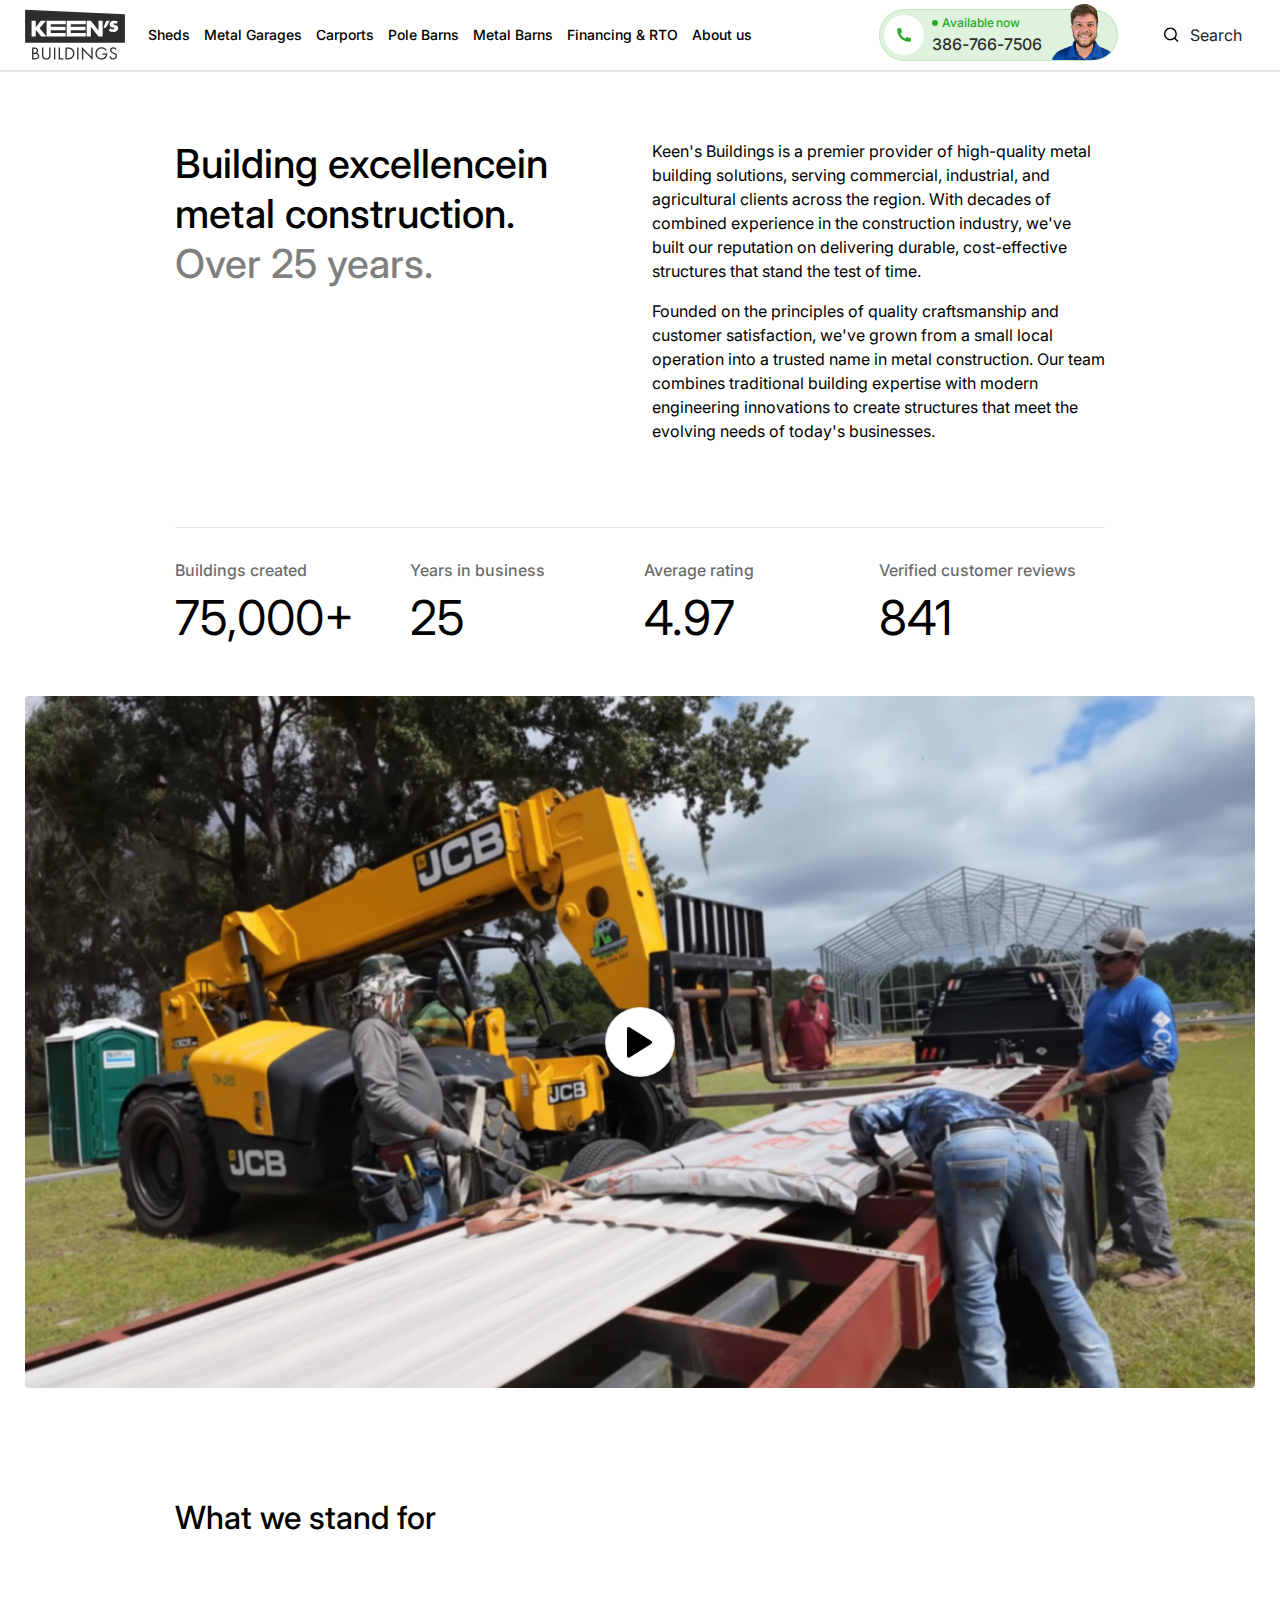
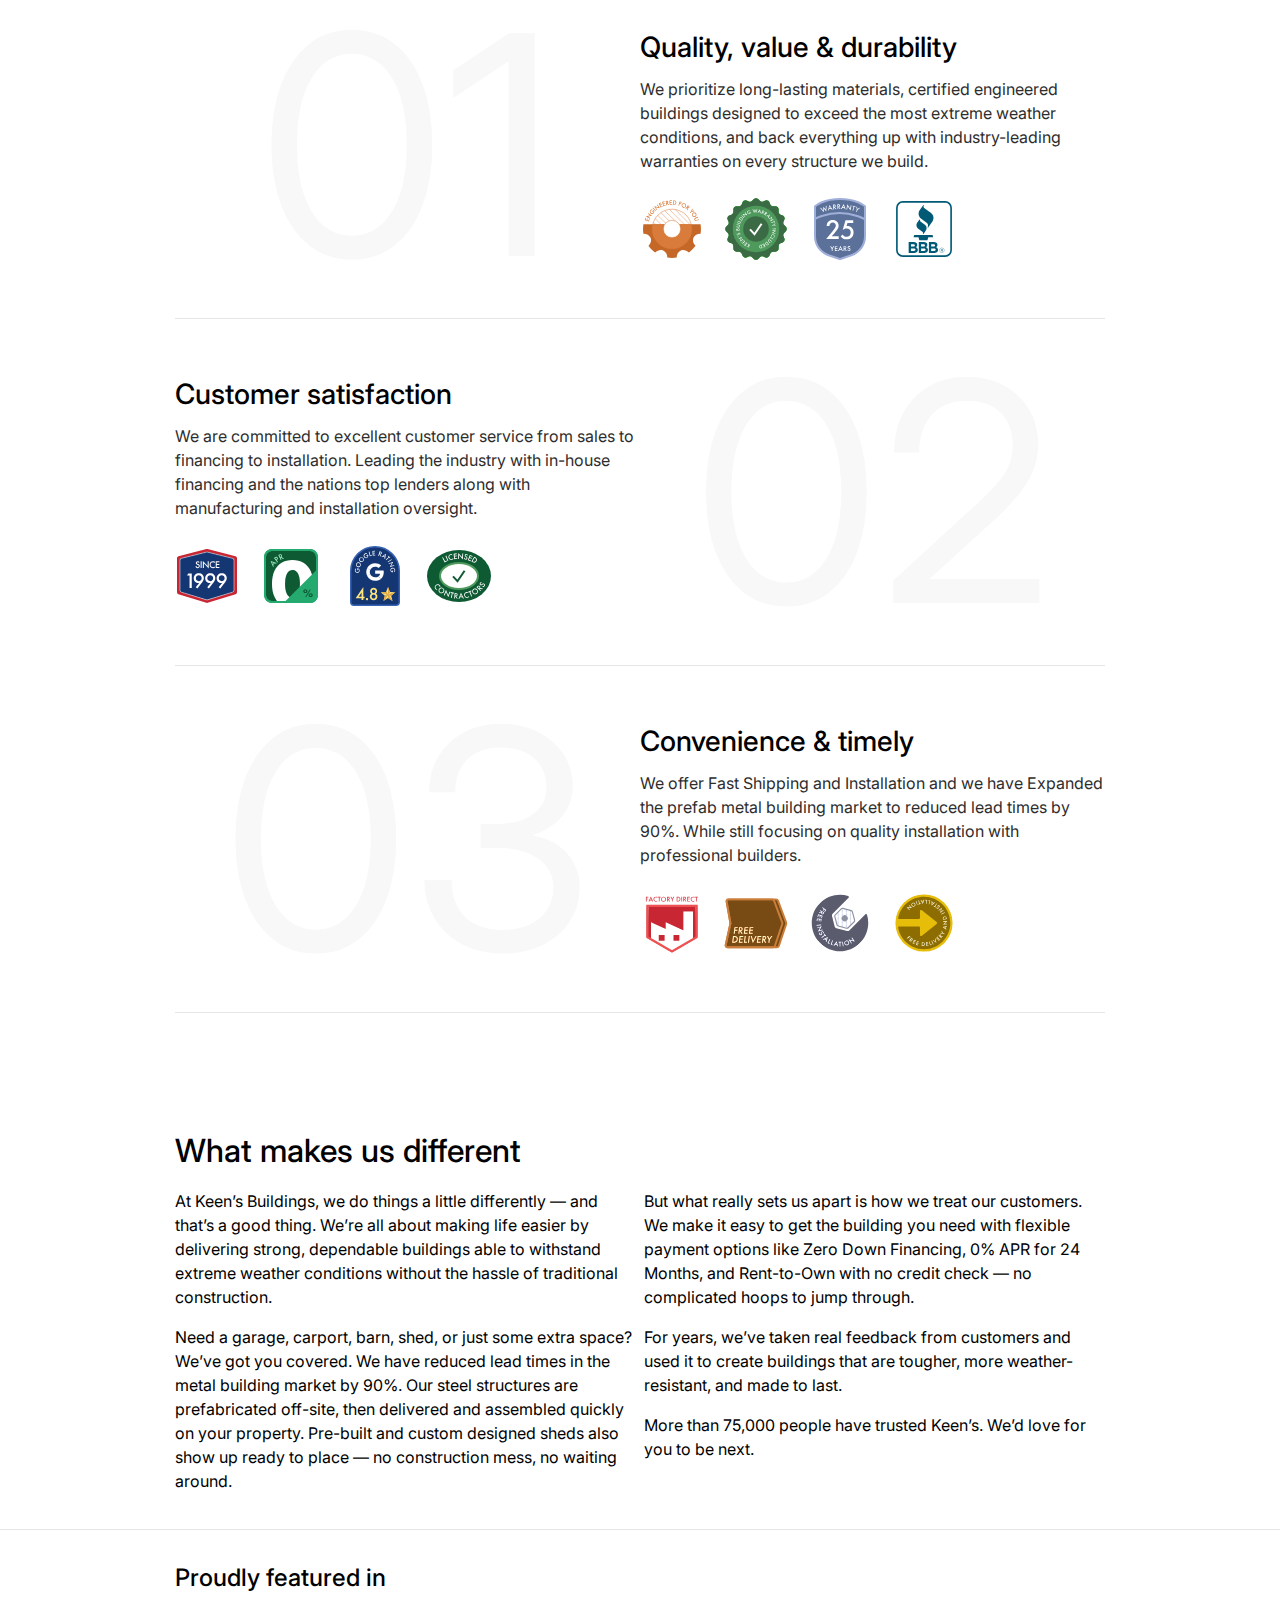
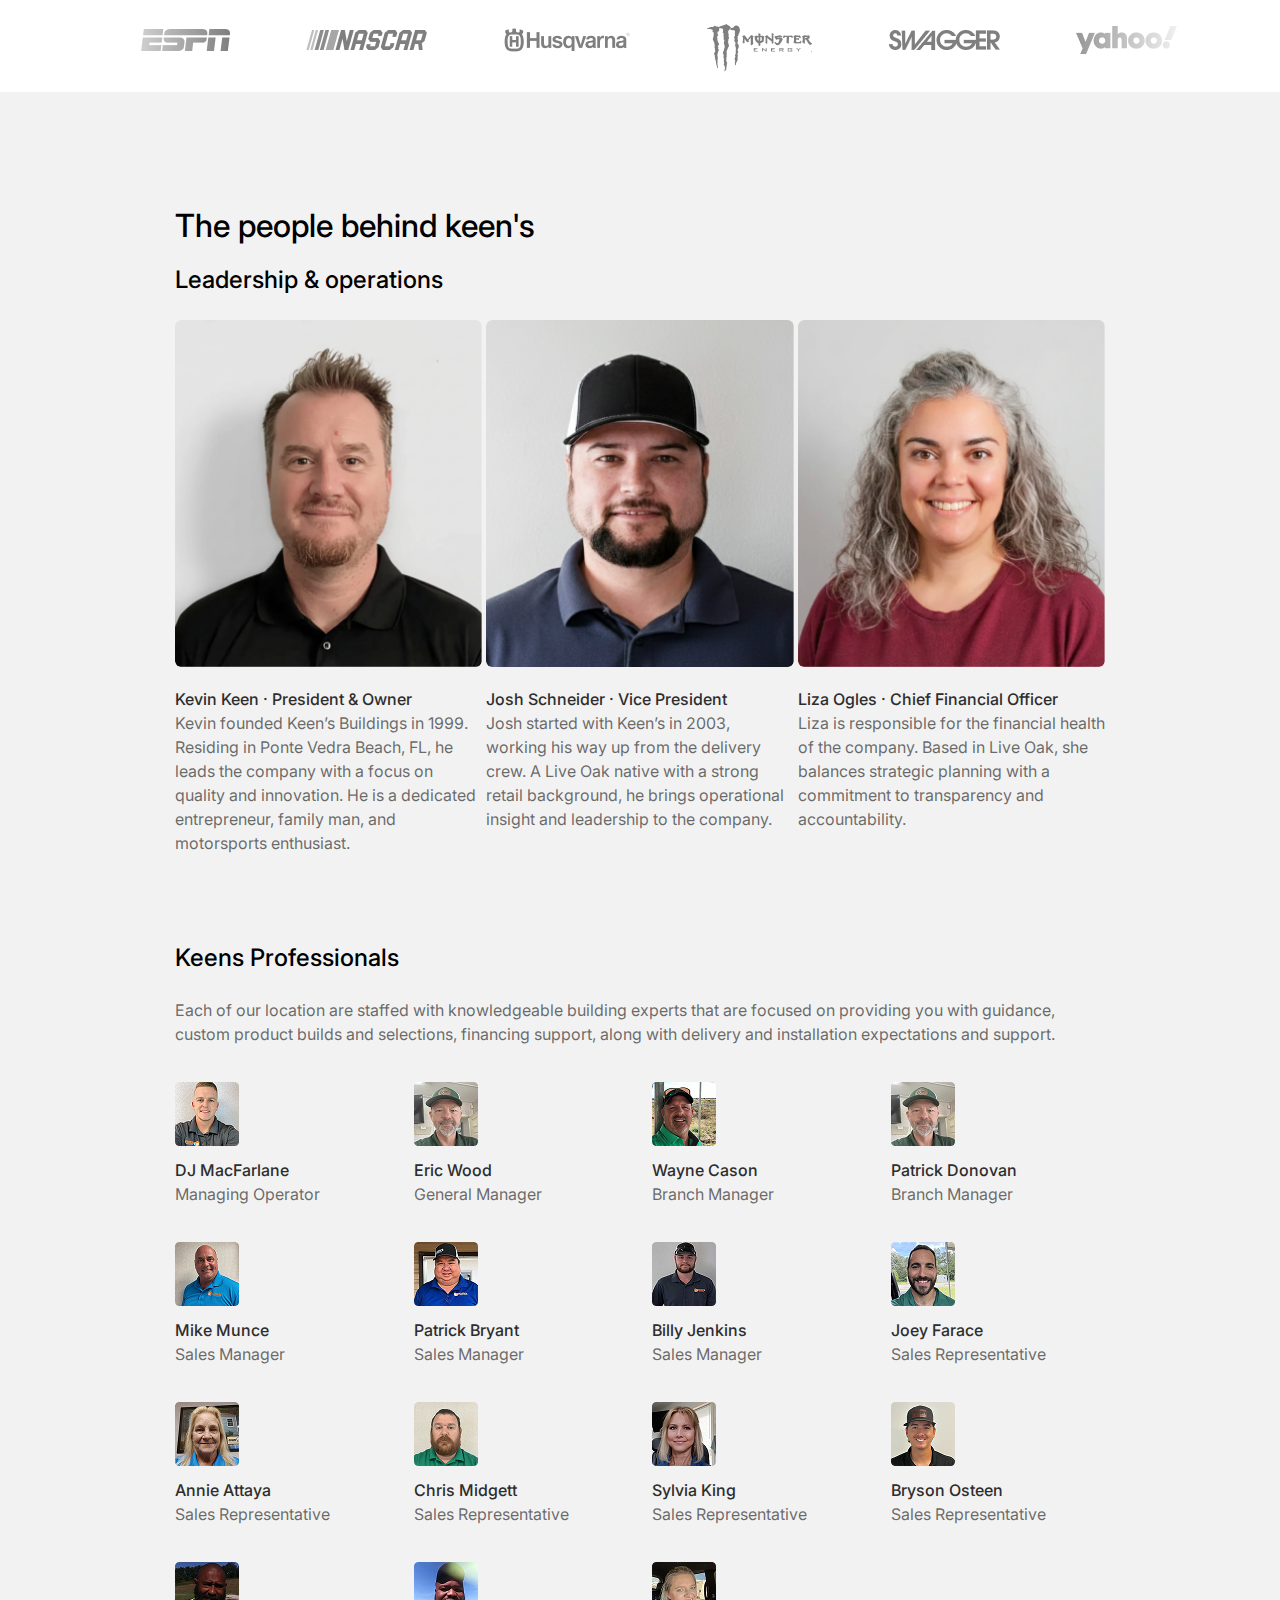
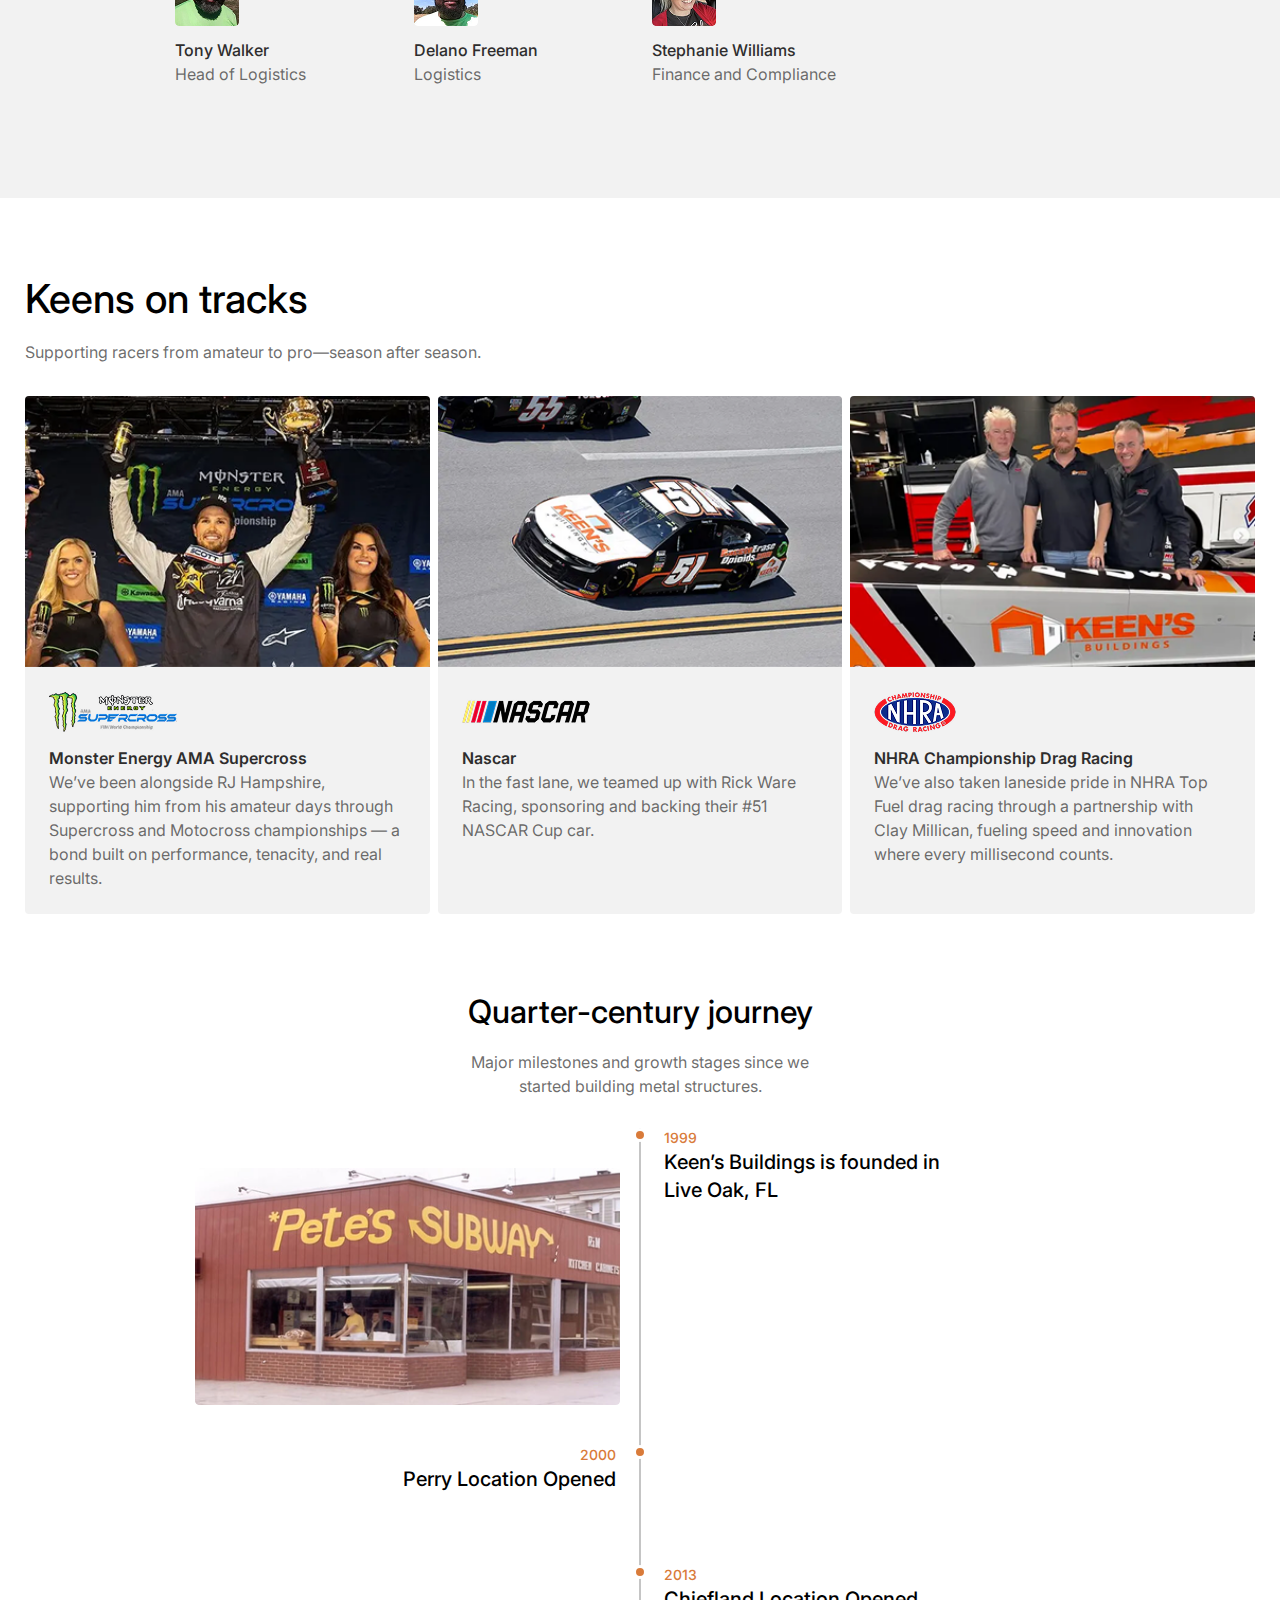
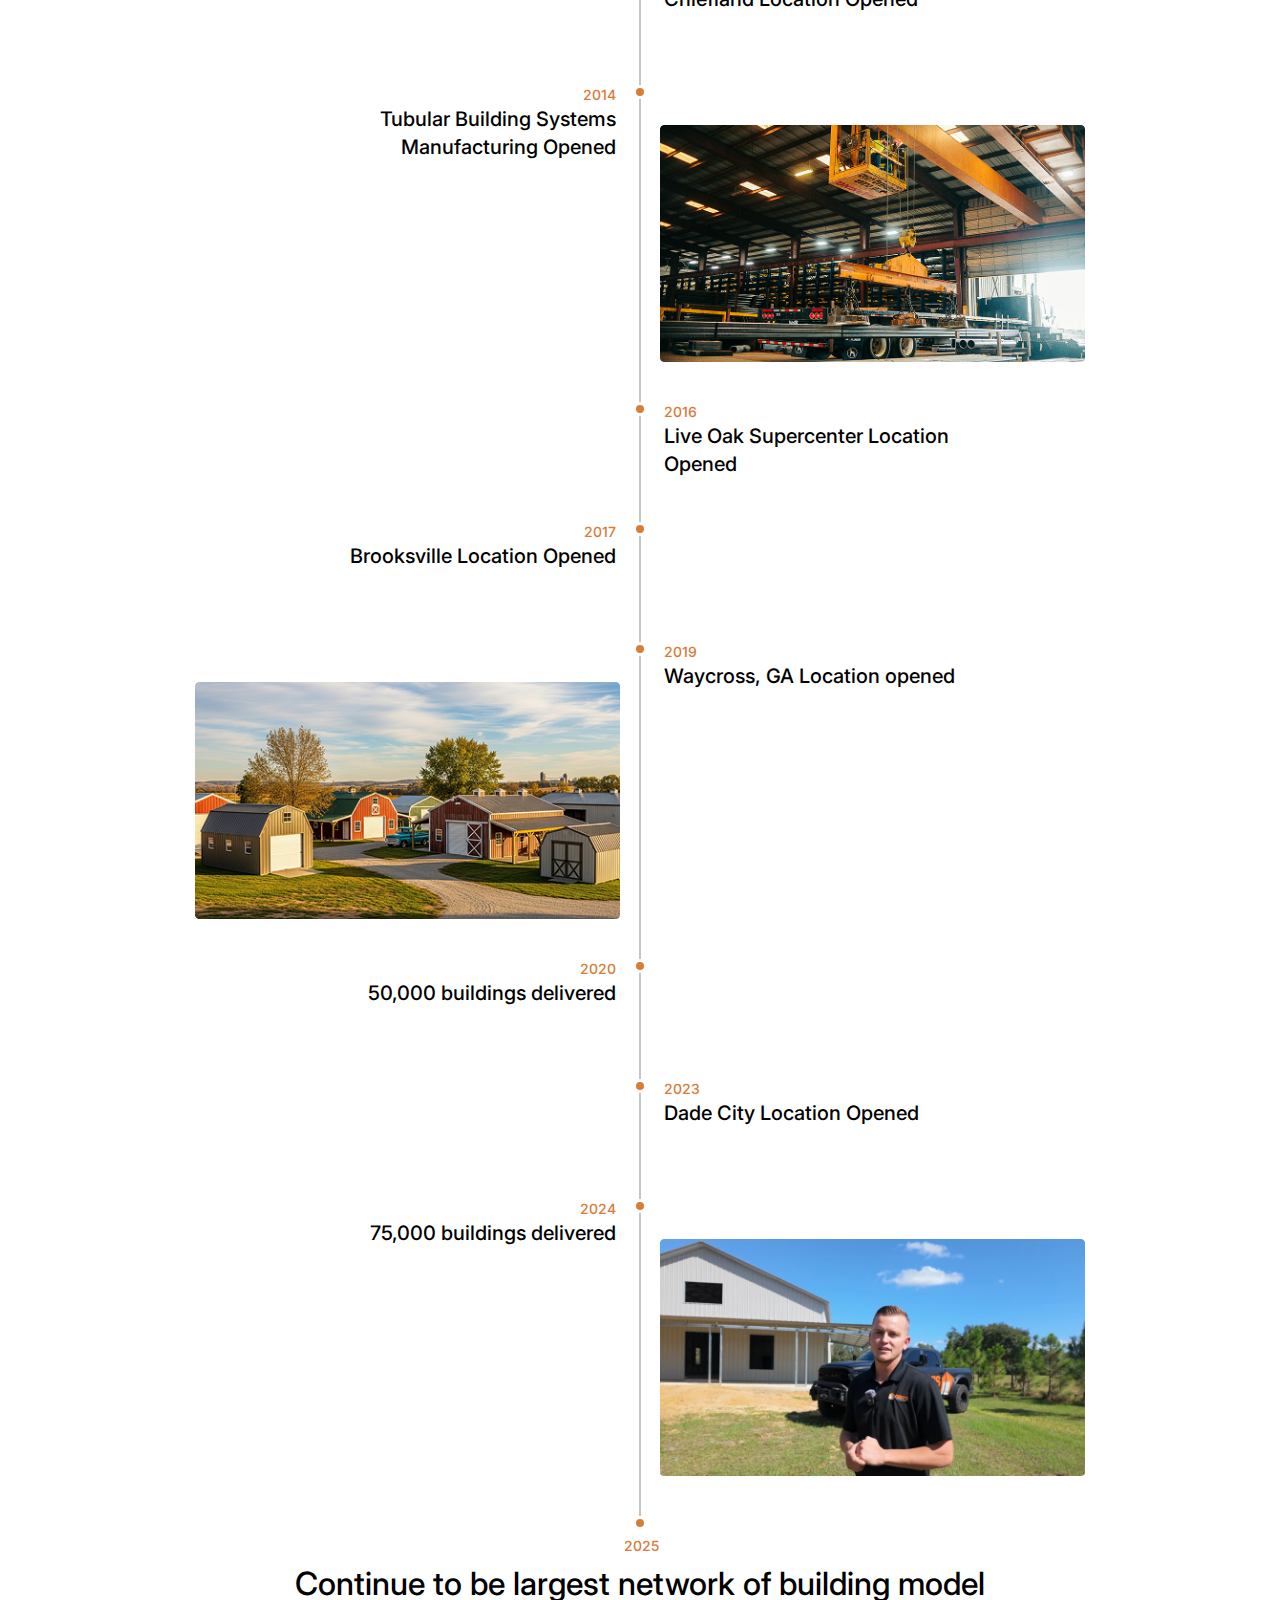
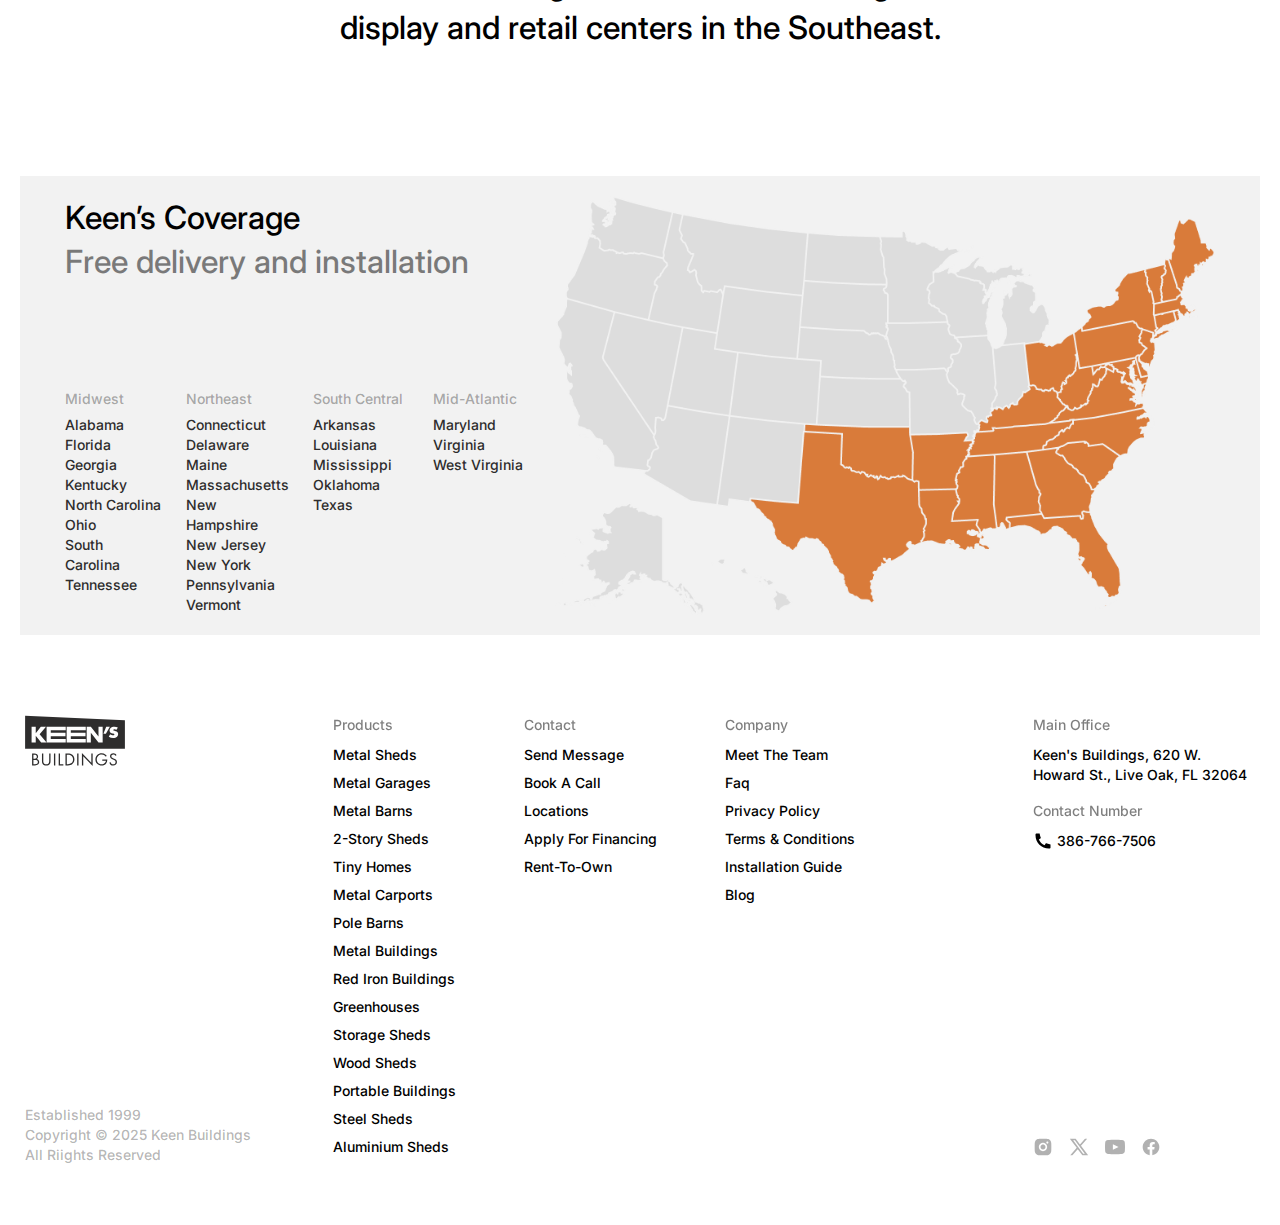
<file: about-us.html>
<!doctype html>
<html lang="en">

<head>
   <!-- Required meta tags -->
   <meta charset="utf-8">
   <meta name="viewport" content="width=device-width, initial-scale=1">
   <link rel="icon" type="image/png" sizes="32x32" href="images/favicon.png">
   <!-- Bootstrap CSS -->
   <link rel="stylesheet" href="css/bootstrap.min.css">
   <link rel="stylesheet" href="css/aos.css">
   <link rel="stylesheet" href="css/swiper-bundle.min.css">
   <link rel="stylesheet" href="css/style.css">
   <link rel="stylesheet" href="css/responsive.css">
   <title>Keen's</title>
</head>

<body>
   <header class="header">
      <div class="header-top">
         <div class="container">
            <div class="d-flex align-items-center  position-relative">
               <div class="logo me-auto">
                  <a href="index.html">
                     <img src="images/logo.svg" alt="">
                  </a>
               </div>
               <div class="header-right d-flex align-items-center justify-content-center">
                  <div class="offcanvas offcanvas-start" tabindex="-1" id="offcanvasExample"
                     aria-labelledby="offcanvasExampleLabel">
                     <div class="offcanvas-header d-none justify-content-between border-bottom">
                        <div class="header-close text-white ms-auto text-end" data-bs-dismiss="offcanvas"
                           aria-label="Close">
                           <svg xmlns="http://www.w3.org/2000/svg" width="16" height="16" fill="currentColor"
                              class="bi bi-x-lg" viewBox="0 0 16 16">
                              <path
                                 d="M2.146 2.854a.5.5 0 1 1 .708-.708L8 7.293l5.146-5.147a.5.5 0 0 1 .708.708L8.707 8l5.147 5.146a.5.5 0 0 1-.708.708L8 8.707l-5.146 5.147a.5.5 0 0 1-.708-.708L7.293 8z" />
                           </svg>
                        </div>
                     </div>
                     <div class="offcanvas-body">
                        <nav>
                           <ul class="navbar-nav">
                              <li class="nav-item"><a href="#" class="nav-link">Sheds</a></li>
                              <li class="nav-item"><a href="metalGarage.html" class="nav-link">Metal Garages</a></li>
                              <li class="nav-item"><a href="#" class="nav-link">Carports</a></li>
                              <li class="nav-item"><a href="#" class="nav-link">Pole Barns</a></li>
                              <li class="nav-item"><a href="#" class="nav-link">Metal Barns</a></li>
                              <li class="nav-item"><a href="#" class="nav-link">Financing & RTO</a></li>
                              <li class="nav-item"><a href="about-us.html" class="nav-link">About us</a></li>
                           </ul>
                        </nav>

                     </div>
                  </div>
               </div>
               <div class="user-auth">
                  <ul class="list-unstyled p-0 m-0 d-flex align-items-center gap-md-3 gap-2">
                     <li class="position-relative me-3">
                        <a href="tel:386-766-7506" class="header-number d-flex align-items-center gap-2 justify-content-between">
                          <div class="contact-left d-flex align-items-center gap-2">
                              <div class="contact-icons">
                                 <span class="d-flex align-items-center justify-content-center">
                                    <svg width="24" height="24" viewBox="0 0 24 24" fill="none" xmlns="http://www.w3.org/2000/svg"><path d="M21 16.42V19.9561C21 20.4811 20.5941 20.9167 20.0705 20.9537C19.6331 20.9846 19.2763 21 19 21C10.1634 21 3 13.8366 3 5C3 4.72371 3.01545 4.36687 3.04635 3.9295C3.08337 3.40588 3.51894 3 4.04386 3H7.5801C7.83678 3 8.05176 3.19442 8.07753 3.4498C8.10067 3.67907 8.12218 3.86314 8.14207 4.00202C8.34435 5.41472 8.75753 6.75936 9.3487 8.00303C9.44359 8.20265 9.38171 8.44159 9.20185 8.57006L7.04355 10.1118C8.35752 13.1811 10.8189 15.6425 13.8882 16.9565L15.4271 14.8019C15.5572 14.6199 15.799 14.5573 16.001 14.6532C17.2446 15.2439 18.5891 15.6566 20.0016 15.8584C20.1396 15.8782 20.3225 15.8995 20.5502 15.9225C20.8056 15.9483 21 16.1633 21 16.42Z" fill="#24AA24"/></svg>
                                 </span>
                              </div>
                              <div class="text-number">
                                 <span class="available">Available now</span>
                                 <span class="number">386-766-7506</span>
                              </div>
                          </div>
                        </a>
                        <div class="contact-img">
                           <img src="images/available-call.png" alt="">
                        </div>
                     </li>
                     <li class="d-md-block d-none search-wrap">
                        <div class="position-relative from-search btn search-toggle d-flex align-items-center gap-1" data-bs-toggle="modal" data-bs-target="#SearchModal">
                           <button class="border-0 btn-search" type="submit">
                              <svg width="14" height="14" viewBox="0 0 14 14" fill="none" xmlns="http://www.w3.org/2000/svg"><path d="M10.6873 9.74453L13.5425 12.5997L12.5997 13.5425L9.74453 10.6873C8.71793 11.5087 7.416 12 6 12C2.688 12 0 9.312 0 6C0 2.688 2.688 0 6 0C9.312 0 12 2.688 12 6C12 7.416 11.5087 8.71793 10.6873 9.74453ZM9.3498 9.24987C10.165 8.40973 10.6667 7.26373 10.6667 6C10.6667 3.42167 8.57833 1.33333 6 1.33333C3.42167 1.33333 1.33333 3.42167 1.33333 6C1.33333 8.57833 3.42167 10.6667 6 10.6667C7.26373 10.6667 8.40973 10.165 9.24987 9.3498L9.3498 9.24987Z" fill="currentColor"/></svg>
                           </button>
                           <span>Search</span>
                        </div>
                     </li>
                     
                  </ul>
               </div>
               <button class="btn btn-open-menu d-xl-none bg-transparent border-0 p-0 ps-md-3" type="button"
                  data-bs-toggle="offcanvas" data-bs-target="#offcanvasExample" aria-controls="offcanvasExample">
                  <span class="mobile-nav">
                     <span class="bar1"></span>
                     <span class="bar2"></span>
                     <span class="bar3"></span>
                  </span>
               </button>
            </div>
         </div>
      </div>
   </header>

   <main class="main">
      <section class="sec-about-main py-68">
         <div class="cust-container">
            <div class="row">
               <div class="col-md-6">
                  <h1 class="heading-h1">
                     Building excellencein metal construction. <span class="text-gray d-block">Over 25 years.</span>
                  </h1>
               </div>
               <div class="col-md-6">
                  <div class="about-content">
                     <p>Keen's Buildings is a premier provider of high-quality metal building solutions, serving
                        commercial, industrial, and agricultural clients across the region. With decades of combined
                        experience in the construction industry, we've built our reputation on delivering durable,
                        cost-effective structures that stand the test of time.
                     </p>
                     <p>Founded on the principles of quality craftsmanship and customer satisfaction, we've grown from a
                        small local operation into a trusted name in metal construction. Our team combines traditional
                        building expertise with modern engineering innovations to create structures that meet the
                        evolving needs of today's businesses.</p>
                  </div>
               </div>
            </div>
         </div>

      </section>
      <section class="sec-stats-main">
         <div class="cust-container">
            <div class="about-stats">
               <div class="about-stat-box">
                  <span class="about-label">Buildings created</span>
                  <span class="about-value">75,000+</span>
               </div>
               <div class="about-stat-box">
                  <span class="about-label">Years in business</span>
                  <span class="about-value">25 </span>
               </div>
               <div class="about-stat-box">
                  <span class="about-label">Average rating</span>
                  <span class="about-value">4.97</span>
               </div>
               <div class="about-stat-box">
                  <span class="about-label">Verified customer reviews</span>
                  <span class="about-value">841</span>
               </div>
            </div>
         </div>

      </section>
      <section class="video-section">
         <div class="container">
            <div class="video-wrapper">
               <video id="myVideo" poster="images/video-poster.png">
                  <source src="videos/mov.mp4" type="video/mp4">
               </video>
               <button class="play-btn" id="playBtn">
                  <svg width="26" height="31" viewBox="0 0 26 31" fill="none" xmlns="http://www.w3.org/2000/svg">
                     <path
                        d="M0 28.9885V1.66933C0 0.360283 1.43992 -0.437801 2.55 0.255999L24.4053 13.9156C25.4498 14.5683 25.4498 16.0895 24.4053 16.7423L2.55 30.4018C1.43992 31.0956 0 30.2976 0 28.9885Z"
                        fill="currentColor" />
                  </svg>
               </button>
            </div>
         </div>
      </section>

      <section class="values-section">
         <div class="cust-container">
            <div class="block-header">
               <h3>What we stand for</h3>
            </div>
            <div class="row align-items-center value-item gx-0">
               <div class="col-md-6">
                  <span class="value-number">01</span>
               </div>
               <div class="col-md-6">
                  <div class="value-content">
                     <h3>Quality, value & durability</h3>
                     <p>
                        We prioritize long-lasting materials, certified engineered buildings
                        designed to exceed the most extreme weather conditions, and back
                        everything up with industry-leading warranties on every structure we build.
                     </p>
                     <div class="icons">
                        <img src="images/ic-icon-1.svg" alt="">
                        <img src="images/ic-icon-2.svg" alt="">
                        <img src="images/ic-icon-3.svg" alt="">
                        <img src="images/ic-icon-4.svg" alt="">
                     </div>
                  </div>
               </div>
            </div>
            <div class="row align-items-center value-item gx-0">
               <div class="col-md-6 order-md-2">
                  <span class="value-number">02</span>
               </div>
               <div class="col-md-6">
                  <div class="value-content">
                     <h3>Customer satisfaction</h3>
                     <p>We are committed to excellent customer service from sales to financing to installation. Leading
                        the industry with in-house financing and the nations top lenders along with manufacturing and
                        installation oversight.</p>
                     <div class="icons">
                        <img src="images/ic-icon-5.svg" alt="">
                        <img src="images/ic-icon-6.svg" alt="">
                        <img src="images/ic-icon-7.svg" alt="">
                        <img src="images/ic-icon-8.svg" alt="">
                     </div>
                  </div>
               </div>
            </div>
            <div class="row align-items-center value-item gx-0">
               <div class="col-md-6">
                  <span class="value-number">03</span>
               </div>
               <div class="col-md-6">
                  <div class="value-content">
                     <h3>Convenience & timely</h3>
                     <p>We offer Fast Shipping and Installation and we have Expanded the prefab metal building market to
                        reduced lead times by 90%. While still focusing on quality installation with professional
                        builders.</p>
                     <div class="icons">
                        <img src="images/ic-icon-9.svg" alt="">
                        <img src="images/ic-icon-10.svg" alt="">
                        <img src="images/ic-icon-11.svg" alt="">
                        <img src="images/ic-icon-12.svg" alt="">
                     </div>
                  </div>
               </div>
            </div>
         </div>
      </section>

      <section class="difference-section">
         <div class="cust-container">
            <h3>What makes us different</h3>
            <div class="row g-2">
               <div class="col-md-6">
                  <p>At Keen’s Buildings, we do things a little differently — and that’s a good thing. We’re all about
                     making life easier by delivering strong, dependable buildings able to withstand extreme weather
                     conditions without the hassle of traditional construction.</p>
                  <p>Need a garage, carport, barn, shed, or just some extra space? We’ve got you covered. We have
                     reduced lead times in the metal building market by 90%. Our steel structures are prefabricated
                     off-site, then delivered and assembled quickly on your property. Pre-built and custom designed
                     sheds also show up ready to place — no construction mess, no waiting around.
                  </p>
               </div>
               <div class="col-md-6">
                  <p>But what really sets us apart is how we treat our customers. We make it easy to get the building
                     you need with flexible payment options like Zero Down Financing, 0% APR for 24 Months, and
                     Rent-to-Own with no credit check — no complicated hoops to jump through.</p>

                  <p>For years, we’ve taken real feedback from customers and used it to create buildings that are
                     tougher, more weather-resistant, and made to last.
                  </p>
                  <p>More than 75,000 people have trusted Keen’s. We’d love for you to be next.</p>
               </div>
            </div>
         </div>
      </section>

      <div class="marquee-infinity-box sec-proudly-featured">
         <div class="cust-container">
            <h4>Proudly featured in</h4>
         </div>
         <div class="marquee marquee-slider-section">
            <div class="marquee-box">
               <div class="slide-box">
                  <span class="company-loog">
                     <img src="images/company-logo-1.png" alt="">
                  </span>
               </div>
               <div class="slide-box">
                  <span class="company-loog">
                     <img src="images/company-logo-2.png" alt="">
                  </span>
               </div>
               <div class="slide-box">
                  <span class="company-loog">
                     <img src="images/company-logo-3.png" alt="">
                  </span>
               </div>
               <div class="slide-box">
                  <span class="company-loog">
                     <img src="images/company-logo-4.png" alt="">
                  </span>
               </div>
               <div class="slide-box">
                  <span class="company-loog">
                     <img src="images/company-logo-5.png" alt="">
                  </span>
               </div>
               <div class="slide-box">
                  <span class="company-loog">
                     <img src="images/company-logo-6.png" alt="">
                  </span>
               </div>
            </div>
         </div>
      </div>

      <section class="team-section bg-gray py-112">
         <div class="cust-container">
            <h3>The people behind keen's</h3>
            <h4 class="sub-title">Leadership & operations</h4>
            <div class="row gx-1">
               <div class="col-md-4">
                  <div class="leader-card">
                     <img src="images/leader-img-1.png" alt="">
                     <h5>Kevin Keen · President & Owner</h5>
                     <p>
                        Kevin founded Keen’s Buildings in 1999. Residing in Ponte Vedra Beach, FL, he leads the company
                        with a focus on quality and innovation. He is a dedicated entrepreneur, family man, and
                        motorsports enthusiast.
                     </p>
                  </div>
               </div>
               <div class="col-md-4">
                  <div class="leader-card">
                     <img src="images/leader-img-2.png" alt="">
                     <h5>Josh Schneider · Vice President</h5>
                     <p>
                        Josh started with Keen’s in 2003, working his way up from the delivery crew. A Live Oak native
                        with a strong retail background, he brings operational insight and leadership to the company.
                     </p>
                  </div>
               </div>
               <div class="col-md-4">
                  <div class="leader-card">
                     <img src="images/leader-img-3.png" alt="">
                     <h5>Liza Ogles · Chief Financial Officer</h5>
                     <p>
                        Liza is responsible for the financial health of the company. Based in Live Oak, she balances
                        strategic planning with a commitment to transparency and accountability.
                     </p>
                  </div>
               </div>
            </div>

            <!-- Professionals -->
            <div class="professionals-grid">
               <h4 class="sub-title">Keens Professionals</h4>
               <p class="sub-desc">
                  Each of our location are staffed with knowledgeable building experts that are focused on providing you
                  with guidance, custom product builds and selections, financing support, along with delivery and
                  installation expectations and support.
               </p>

               <div class="row">
                  <div class="col-md-3 col-6">
                     <div class="pro-card">
                        <img src="images/pro-img-1.png" alt="">
                        <h5>DJ MacFarlane </h5>
                        <p>Managing Operator</p>
                     </div>
                  </div>
                  <div class="col-md-3 col-6">
                     <div class="pro-card">
                        <img src="images/pro-img-2.png" alt="">
                        <h5>Eric Wood </h5>
                        <p>General Manager</p>
                     </div>
                  </div>
                  <div class="col-md-3 col-6">
                     <div class="pro-card">
                        <img src="images/pro-img-3.png" alt="">
                        <h5>Wayne Cason</h5>
                        <p>Branch Manager</p>
                     </div>
                  </div>
                  <div class="col-md-3 col-6">
                     <div class="pro-card">
                        <img src="images/pro-img-2.png" alt="">
                        <h5>Patrick Donovan </h5>
                        <p>Branch Manager</p>
                     </div>
                  </div>
                  <div class="col-md-3 col-6">
                     <div class="pro-card">
                        <img src="images/pro-img-5.png" alt="">
                        <h5>Mike Munce</h5>
                        <p>Sales Manager</p>
                     </div>
                  </div>
                  <div class="col-md-3 col-6">
                     <div class="pro-card">
                        <img src="images/pro-img-6.png" alt="">
                        <h5>Patrick Bryant </h5>
                        <p>Sales Manager</p>
                     </div>
                  </div>
                  <div class="col-md-3 col-6">
                     <div class="pro-card">
                        <img src="images/pro-img-7.png" alt="">
                        <h5>Billy Jenkins</h5>
                        <p>Sales Manager</p>
                     </div>
                  </div>
                  <div class="col-md-3 col-6">
                     <div class="pro-card">
                        <img src="images/pro-img-8.png" alt="">
                        <h5>Joey Farace </h5>
                        <p>Sales Representative</p>
                     </div>
                  </div>
                  <div class="col-md-3 col-6">
                     <div class="pro-card">
                        <img src="images/pro-img-9.png" alt="">
                        <h5>Annie Attaya </h5>
                        <p>Sales Representative</p>
                     </div>
                  </div>
                  <div class="col-md-3 col-6">
                     <div class="pro-card">
                        <img src="images/pro-img-10.png" alt="">
                        <h5>Chris Midgett </h5>
                        <p>Sales Representative</p>
                     </div>
                  </div>
                  <div class="col-md-3 col-6">
                     <div class="pro-card">
                        <img src="images/pro-img-11.png" alt="">
                        <h5>Sylvia King </h5>
                        <p>Sales Representative</p>
                     </div>
                  </div>
                  <div class="col-md-3 col-6">
                     <div class="pro-card">
                        <img src="images/pro-img-12.png" alt="">
                        <h5>Bryson Osteen </h5>
                        <p>Sales Representative</p>
                     </div>
                  </div>
                  <div class="col-md-3 col-6">
                     <div class="pro-card">
                        <img src="images/pro-img-13.png" alt="">
                        <h5>Tony Walker </h5>
                        <p>Head of Logistics</p>
                     </div>
                  </div>
                  <div class="col-md-3 col-6">
                     <div class="pro-card">
                        <img src="images/pro-img-14.png" alt="">
                        <h5>Delano Freeman </h5>
                        <p>Logistics</p>
                     </div>
                  </div>
                  <div class="col-md-3 col-6">
                     <div class="pro-card">
                        <img src="images/pro-img-15.png" alt="">
                        <h5>Stephanie Williams </h5>
                        <p>Finance and Compliance</p>
                     </div>
                  </div>
               </div>
            </div>

         </div>
      </section>

      <section class="tracks-section">
         <div class="container">
            <h2 class="section-title">Keens on tracks</h2>
            <p class="section-subtitle mb-32">
               Supporting racers from amateur to pro—season after season.
            </p>
            <div class="row g-md-2">
               <div class="col-md-4">
                  <div class="track-card">
                     <div class="imgbox">
                        <img src="images/tracks-img-1.png" alt="">
                     </div>
                     <div class="card-lower-content">
                        <img src="images/monster-logo.png" class="brand-logo" alt="">
                        <h5>Monster Energy AMA Supercross</h5>
                        <p>
                           We’ve been alongside RJ Hampshire, supporting him from his amateur days through Supercross
                           and Motocross championships — a bond built on performance, tenacity, and real results.
                        </p>
                     </div>
                  </div>
               </div>
               <div class="col-md-4">
                  <div class="track-card">
                     <div class="imgbox">
                        <img src="images/tracks-img-2.png" alt="">
                     </div>
                     <div class="card-lower-content">
                        <img src="images/nascar-logo.png" class="brand-logo" alt="">
                        <h5>Nascar</h5>
                        <p>
                           In the fast lane, we teamed up with Rick Ware Racing, sponsoring and backing their #51 NASCAR
                           Cup car.
                        </p>
                     </div>
                  </div>
               </div>
               <div class="col-md-4">
                  <div class="track-card">
                     <div class="imgbox">
                        <img src="images/tracks-img-3.png" alt="">
                     </div>
                     <div class="card-lower-content">
                        <img src="images/nhra-logo.png" class="brand-logo" alt="">
                        <h5>NHRA Championship Drag Racing</h5>
                        <p>
                           We’ve also taken laneside pride in NHRA Top Fuel drag racing through a partnership with Clay
                           Millican, fueling speed and innovation where every millisecond counts.
                        </p>
                     </div>
                  </div>
               </div>

            </div>
         </div>
      </section>


      <section class="timeline-section">
         <div class="cust-container">
            <div class="block-header text-center">
               <h3>Quarter-century journey</h3>
               <p class="section-subtitle">Major milestones and growth stages since we started building metal
                  structures.</p>
            </div>
            <div class="timeline">
               <ul>
                  <li>
                     <div class="content">
                        <img src="images/timeline-img-1.png" alt="">
                     </div>
                     <div class="time">
                        <h4>1999</h4>
                        <p>Keen’s Buildings is founded in <br> Live Oak, FL</p>
                     </div>
                     <span class="timeline-border"></span>
                  </li>

                  <li>
                     <div class="time">
                        <h4>2000</h4>
                        <p>Perry Location Opened</p>
                     </div>
                     <span class="timeline-border"></span>
                  </li>

                  <li>
                     <div class="time">
                        <h4>2013</h4>
                        <p>Chiefland Location Opened</p>
                     </div>
                     <span class="timeline-border"></span>
                  </li>

                  <li>
                     <div class="content">
                        <img src="images/timeline-img-2.png" alt="">
                     </div>
                     <div class="time">
                        <h4>2014</h4>
                        <p>Tubular Building Systems Manufacturing Opened</p>
                     </div>
                     <span class="timeline-border"></span>
                  </li>

                  <li>
                     <div class="time">
                        <h4>2016</h4>
                        <p>Live Oak Supercenter Location Opened</p>
                     </div>
                     <span class="timeline-border"></span>
                  </li>

                  <li>
                     <div class="time">
                        <h4>2017</h4>
                        <p>Brooksville Location Opened</p>
                     </div>
                     <span class="timeline-border"></span>
                  </li>

                  <li>
                     <div class="content">
                        <img src="images/timeline-img-3.png" alt="">
                     </div>
                     <div class="time">
                        <h4>2019</h4>
                        <p>Waycross, GA Location opened</p>
                     </div>
                     <span class="timeline-border"></span>
                  </li>

                  <li>
                     <div class="time">
                        <h4>2020</h4>
                        <p>50,000 buildings delivered</p>
                     </div>
                     <span class="timeline-border"></span>
                  </li>

                  <li>
                     <div class="time">
                        <h4>2023</h4>
                        <p>Dade City Location Opened</p>
                     </div>
                     <span class="timeline-border"></span>
                  </li>

                  <li>
                     <div class="content">
                        <img src="images/timeline-img-4.png" alt="">
                     </div>
                     <div class="time">
                        <h4>2024</h4>
                        <p>75,000 buildings delivered</p>
                     </div>
                     <span class="timeline-border"></span>
                  </li>

                  <li>
                     <div class="time">
                        <h4>2025</h4>
                     </div>
                     <span class="timeline-border"></span>
                  </li>
               </ul>
            </div>
            <div class="timeline-foot text-center">
               <h3 class="mb-0">Continue to be largest network of building model <br> display and retail centers in the
                  Southeast.
               </h3>
            </div>
         </div>
      </section>

      <section class="coverage-section sec-gap">
         <div class="coverage-wrapper bg-gray">
            <div class="container">
               <div class="row">
                  <div class="col-lg-6 col-xl-7 order-lg-2">
                     <div class="d-lg-none">
                        <h3>Keen’s Coverage
                           <span class="d-block">Free delivery and installation</span>
                        </h3>
                     </div>
                     <div class="coverage-map">
                           <img src="images/coverage-map.png" alt="Keen's Coverage Map">
                        </div>
                  </div>
                  <div class="col-lg-6 col-xl-5">
                     <div class="coverage-content">
                        <div class="d-none d-lg-block">
                           <h3>Keen’s Coverage
                              <span class="d-block">Free delivery and installation</span>
                           </h3>
                        </div>
                        <div class="coverage-lists">
                           <div class="list">
                              <h4>Midwest</h4>
                              <ul>
                                 <li>Alabama</li>
                                 <li>Florida</li>
                                 <li>Georgia</li>
                                 <li>Kentucky</li>
                                 <li>North Carolina</li>
                                 <li>Ohio</li>
                                 <li>South Carolina</li>
                                 <li>Tennessee</li>
                              </ul>
                           </div>
                           <div class="list">
                              <h4>Northeast</h4>
                              <ul>
                                 <li>Connecticut</li>
                                 <li>Delaware</li>
                                 <li>Maine</li>
                                 <li>Massachusetts</li>
                                 <li>New Hampshire</li>
                                 <li>New Jersey</li>
                                 <li>New York</li>
                                 <li>Pennsylvania</li>
                                 <li>Vermont</li>
                              </ul>
                           </div>
                           <div class="list">
                              <h4>South Central</h4>
                              <ul>
                                 <li>Arkansas</li>
                                 <li>Louisiana</li>
                                 <li>Mississippi</li>
                                 <li>Oklahoma</li>
                                 <li>Texas</li>
                              </ul>
                           </div>
                           <div class="list">
                              <h4>Mid-Atlantic</h4>
                              <ul>
                                 <li>Maryland</li>
                                 <li>Virginia</li>
                                 <li>West Virginia</li>
                              </ul>
                           </div>
                        </div>
                     </div>
                  </div>
               </div>
            </div>
         </div>
      </section>





   </main>


   <footer class="footer">
      <div class="top-footer">
         <div class="container">
            <div class="inner-footer-box d-flex flex-wrap justify-content-between">
               <div class="left-footer d-flex flex-lg-column">
                  <a href="index.html" class="footer-logo">
                     <img src="images/logo.svg" alt="">
                  </a>

                  <div class="bottom-items-footer socile-footer mt-auto d-lg-none d-block">
                     <ul class="p-0 m-0 list-unstyled d-flex align-items-center gap-3">
                        <li>
                           <a href="#">
                              <svg width="20" height="20" viewBox="0 0 20 20" fill="none"
                                 xmlns="http://www.w3.org/2000/svg">
                                 <path
                                    d="M10.8567 1.6673C11.7946 1.66885 12.2698 1.67381 12.6805 1.68604L12.8422 1.69132C13.0291 1.69796 13.2134 1.7063 13.4357 1.71671C14.3224 1.75769 14.9273 1.89796 15.4586 2.10421C16.0078 2.31602 16.4717 2.60213 16.9349 3.06533C17.3974 3.52852 17.6836 3.9938 17.8961 4.54171C18.1016 5.07227 18.2419 5.67783 18.2836 6.56463C18.2935 6.78686 18.3015 6.97119 18.3081 7.15806L18.3133 7.3198C18.3255 7.73041 18.3311 8.20574 18.3328 9.1436L18.3335 9.76494C18.3336 9.84086 18.3336 9.91919 18.3336 10L18.3335 10.2351L18.333 10.8565C18.3314 11.7944 18.3265 12.2697 18.3142 12.6803L18.3089 12.842C18.3023 13.0289 18.294 13.2133 18.2836 13.4354C18.2426 14.3223 18.1016 14.9271 17.8961 15.4584C17.6842 16.0077 17.3974 16.4716 16.9349 16.9348C16.4717 17.3973 16.0057 17.6834 15.4586 17.8959C14.9273 18.1014 14.3224 18.2417 13.4357 18.2834C13.2134 18.2933 13.0291 18.3014 12.8422 18.3079L12.6805 18.3131C12.2698 18.3254 11.7946 18.3309 10.8567 18.3327L10.2353 18.3334C10.1594 18.3334 10.0811 18.3334 10.0002 18.3334H9.76516L9.14375 18.3328C8.20591 18.3313 7.7306 18.3263 7.31997 18.314L7.15824 18.3088C6.97136 18.3021 6.78703 18.2938 6.56481 18.2834C5.67801 18.2424 5.07384 18.1014 4.5419 17.8959C3.99328 17.6841 3.5287 17.3973 3.06551 16.9348C2.60231 16.4716 2.3169 16.0056 2.1044 15.4584C1.89815 14.9271 1.75856 14.3223 1.7169 13.4354C1.707 13.2133 1.69892 13.0289 1.69238 12.842L1.68714 12.6803C1.67495 12.2697 1.66939 11.7944 1.66759 10.8565L1.66748 9.1436C1.66903 8.20574 1.67399 7.73041 1.68621 7.3198L1.69151 7.15806C1.69815 6.97119 1.70648 6.78686 1.7169 6.56463C1.75786 5.67713 1.89815 5.07296 2.1044 4.54171C2.3162 3.99311 2.60231 3.52852 3.06551 3.06533C3.5287 2.60213 3.99398 2.31671 4.5419 2.10421C5.07315 1.89796 5.67731 1.75838 6.56481 1.71671C6.78703 1.70682 6.97136 1.69875 7.15824 1.69221L7.31997 1.68696C7.7306 1.67476 8.20591 1.66921 9.14375 1.66741L10.8567 1.6673ZM10.0002 5.83338C7.69781 5.83338 5.83356 7.69966 5.83356 10C5.83356 12.3024 7.69984 14.1667 10.0002 14.1667C12.3027 14.1667 14.1669 12.3004 14.1669 10C14.1669 7.69763 12.3006 5.83338 10.0002 5.83338ZM10.0002 7.50005C11.381 7.50005 12.5002 8.61894 12.5002 10C12.5002 11.3808 11.3813 12.5 10.0002 12.5C8.6195 12.5 7.50023 11.3812 7.50023 10C7.50023 8.61927 8.61908 7.50005 10.0002 7.50005ZM14.3752 4.58338C13.8008 4.58338 13.3336 5.04997 13.3336 5.62434C13.3336 6.19871 13.8002 6.66602 14.3752 6.66602C14.9496 6.66602 15.4169 6.19944 15.4169 5.62434C15.4169 5.04997 14.9488 4.58266 14.3752 4.58338Z"
                                    fill="black" />
                              </svg>
                           </a>
                        </li>
                        <li>
                           <a href="#">
                              <svg width="20" height="20" viewBox="0 0 20 20" fill="none"
                                 xmlns="http://www.w3.org/2000/svg">
                                 <path
                                    d="M6.66683 1.66669H0.833496L7.71755 10.8454L1.20845 18.3333H3.41681L8.74041 12.2092L13.3335 18.3334H19.1668L11.9932 8.7686L18.1669 1.66669H15.9586L10.9704 7.40484L6.66683 1.66669ZM14.1668 16.6667L4.16683 3.33335H5.8335L15.8335 16.6667H14.1668Z"
                                    fill="black" />
                              </svg>
                           </a>
                        </li>
                        <li>
                           <a href="#">
                              <svg width="20" height="20" viewBox="0 0 20 20" fill="none"
                                 xmlns="http://www.w3.org/2000/svg">
                                 <path
                                    d="M0.174647 5.67232C0.266455 4.2589 1.40282 3.15121 2.81748 3.08113C4.86599 2.97964 7.79391 2.85724 10 2.85724C12.2061 2.85724 15.134 2.97964 17.1825 3.08113C18.5972 3.15121 19.7335 4.2589 19.8254 5.67232C19.9133 7.02647 20 8.69271 20 10.0001C20 11.3075 19.9133 12.9737 19.8254 14.3279C19.7335 15.7413 18.5972 16.849 17.1825 16.9191C15.134 17.0206 12.2061 17.143 10 17.143C7.79391 17.143 4.86599 17.0206 2.81748 16.9191C1.40282 16.849 0.266455 15.7413 0.174647 14.3279C0.0866885 12.9737 0 11.3075 0 10.0001C0 8.69271 0.0866885 7.02647 0.174647 5.67232Z"
                                    fill="black" />
                                 <path d="M7.85742 7.1424V12.8567L13.5717 9.99954L7.85742 7.1424Z" fill="white" />
                              </svg>
                           </a>
                        </li>
                        <li>
                           <a href="#">
                              <svg width="20" height="20" viewBox="0 0 20 20" fill="none"
                                 xmlns="http://www.w3.org/2000/svg">
                                 <path
                                    d="M10.0008 1.66669C5.39844 1.66669 1.66748 5.39765 1.66748 10C1.66748 14.1594 4.71486 17.6069 8.69875 18.2321V12.4089H6.58284V10H8.69875V8.16409C8.69875 6.07555 9.94283 4.9219 11.8463 4.9219C12.7581 4.9219 13.7117 5.08465 13.7117 5.08465V7.13544H12.6609C11.6257 7.13544 11.3029 7.7778 11.3029 8.43685V10H13.6141L13.2447 12.4089H11.3029V18.2321C15.2867 17.6069 18.3342 14.1594 18.3342 10C18.3342 5.39765 14.6032 1.66669 10.0008 1.66669Z"
                                    fill="black" />
                              </svg>
                           </a>
                        </li>
                     </ul>
                  </div>

                  <div class="copyr-ght-box mt-auto d-lg-block d-none">
                     <p class="m-0 p-0">
                        <span class="d-block">Established 1999</span>
                        <span>Copyright © 2025 Keen Buildings</span>
                        <span class="d-block">All Riights Reserved</span>
                     </p>
                  </div>
               </div>
               <div class="mid-footer">
                  <div class="footer-item-box d-flex flex-wrap justify-content-between">
                     <div class="item-footer">
                        <h4>Products</h4>
                        <ul class="p-0 m-0 list-unstyled">
                           <li>
                              <a href="#">metal Sheds</a>
                           </li>
                           <li>
                              <a href="#">metal Garages</a>
                           </li>
                           <li>
                              <a href="#">metal Barns </a>
                           </li>
                           <li>
                              <a href="#">2-Story Sheds</a>
                           </li>
                           <li>
                              <a href="#">Tiny Homes</a>
                           </li>
                           <li>
                              <a href="#">Metal Carports</a>
                           </li>
                           <li>
                              <a href="#">Pole barns</a>
                           </li>
                           <li>
                              <a href="#">Metal buildings</a>
                           </li>
                           <li>
                              <a href="#">Red iron buildings</a>
                           </li>
                           <li>
                              <a href="#">greenhouses</a>
                           </li>
                           <li>
                              <a href="#">storage sheds</a>
                           </li>
                           <li>
                              <a href="#">wood sheds</a>
                           </li>
                           <li>
                              <a href="#">portable buildings</a>
                           </li>
                           <li>
                              <a href="#">steel sheds</a>
                           </li>
                           <li>
                              <a href="#">Aluminium sheds</a>
                           </li>
                        </ul>
                     </div>
                     <div class="item-footer">
                        <h4>Contact</h4>
                        <ul class="p-0 m-0 list-unstyled">
                           <li>
                              <a href="#">send message</a>
                           </li>
                           <li>
                              <a href="#">book a call</a>
                           </li>
                           <li>
                              <a href="#">locations</a>
                           </li>
                           <li>
                              <a href="#">Apply for Financing</a>
                           </li>
                           <li>
                              <a href="#">Rent-to-own</a>
                           </li>
                        </ul>
                     </div>
                     <div class="item-footer">
                        <h4>Company</h4>
                        <ul class="p-0 m-0 list-unstyled">
                           <li>
                              <a href="#">Meet the team </a>
                           </li>
                           <li>
                              <a href="#">Faq</a>
                           </li>
                           <li>
                              <a href="#">privacy Policy</a>
                           </li>
                           <li>
                              <a href="#">Terms & Conditions</a>
                           </li>
                           <li>
                              <a href="#">Installation guide</a>
                           </li>
                           <li>
                              <a href="#">Blog</a>
                           </li>
                        </ul>
                     </div>
                  </div>
               </div>
               <div class="right-footer">
                  <div class="item-footer d-flex flex-column h-100 justify-content-end ms-auto">
                     <div class="top-items-footer">
                        <h4>Main office</h4>
                        <p>Keen's Buildings, 620 W. Howard St., Live Oak, FL 32064</p>
                        <h4 class="mt-3">Contact number</h4>
                        <a href="tel:386-766-7506" class="d-flex align-items-center gap-1">
                           <svg width="20" height="20" viewBox="0 0 20 20" fill="none"
                              xmlns="http://www.w3.org/2000/svg">
                              <path
                                 d="M17.5 13.6833V16.6301C17.5 17.0676 17.1617 17.4306 16.7254 17.4614C16.3609 17.4872 16.0636 17.5 15.8333 17.5C8.4695 17.5 2.5 11.5305 2.5 4.16667C2.5 3.93642 2.51288 3.63906 2.53863 3.27458C2.56948 2.83823 2.93245 2.5 3.36988 2.5H6.31675C6.53065 2.5 6.7098 2.66202 6.73127 2.87483C6.75056 3.06589 6.76848 3.21928 6.78506 3.33502C6.95362 4.51227 7.29794 5.6328 7.79058 6.66919C7.86966 6.83554 7.81809 7.03466 7.66821 7.14172L5.86962 8.4265C6.9646 10.9843 9.01575 13.0354 11.5735 14.1304L12.8559 12.3349C12.9643 12.1832 13.1658 12.1311 13.3342 12.211C14.3705 12.7032 15.4909 13.0472 16.668 13.2153C16.783 13.2318 16.9354 13.2496 17.1252 13.2687C17.338 13.2902 17.5 13.4694 17.5 13.6833Z"
                                 fill="currentColor" />
                           </svg>
                           <span>386-766-7506</span>
                        </a>
                     </div>
                     <div class="bottom-items-footer socile-footer mt-auto d-lg-block d-none">
                        <ul class="p-0 m-0 list-unstyled d-flex align-items-center gap-3">
                           <li>
                              <a href="#">
                                 <svg width="20" height="20" viewBox="0 0 20 20" fill="none"
                                    xmlns="http://www.w3.org/2000/svg">
                                    <path
                                       d="M10.8567 1.6673C11.7946 1.66885 12.2698 1.67381 12.6805 1.68604L12.8422 1.69132C13.0291 1.69796 13.2134 1.7063 13.4357 1.71671C14.3224 1.75769 14.9273 1.89796 15.4586 2.10421C16.0078 2.31602 16.4717 2.60213 16.9349 3.06533C17.3974 3.52852 17.6836 3.9938 17.8961 4.54171C18.1016 5.07227 18.2419 5.67783 18.2836 6.56463C18.2935 6.78686 18.3015 6.97119 18.3081 7.15806L18.3133 7.3198C18.3255 7.73041 18.3311 8.20574 18.3328 9.1436L18.3335 9.76494C18.3336 9.84086 18.3336 9.91919 18.3336 10L18.3335 10.2351L18.333 10.8565C18.3314 11.7944 18.3265 12.2697 18.3142 12.6803L18.3089 12.842C18.3023 13.0289 18.294 13.2133 18.2836 13.4354C18.2426 14.3223 18.1016 14.9271 17.8961 15.4584C17.6842 16.0077 17.3974 16.4716 16.9349 16.9348C16.4717 17.3973 16.0057 17.6834 15.4586 17.8959C14.9273 18.1014 14.3224 18.2417 13.4357 18.2834C13.2134 18.2933 13.0291 18.3014 12.8422 18.3079L12.6805 18.3131C12.2698 18.3254 11.7946 18.3309 10.8567 18.3327L10.2353 18.3334C10.1594 18.3334 10.0811 18.3334 10.0002 18.3334H9.76516L9.14375 18.3328C8.20591 18.3313 7.7306 18.3263 7.31997 18.314L7.15824 18.3088C6.97136 18.3021 6.78703 18.2938 6.56481 18.2834C5.67801 18.2424 5.07384 18.1014 4.5419 17.8959C3.99328 17.6841 3.5287 17.3973 3.06551 16.9348C2.60231 16.4716 2.3169 16.0056 2.1044 15.4584C1.89815 14.9271 1.75856 14.3223 1.7169 13.4354C1.707 13.2133 1.69892 13.0289 1.69238 12.842L1.68714 12.6803C1.67495 12.2697 1.66939 11.7944 1.66759 10.8565L1.66748 9.1436C1.66903 8.20574 1.67399 7.73041 1.68621 7.3198L1.69151 7.15806C1.69815 6.97119 1.70648 6.78686 1.7169 6.56463C1.75786 5.67713 1.89815 5.07296 2.1044 4.54171C2.3162 3.99311 2.60231 3.52852 3.06551 3.06533C3.5287 2.60213 3.99398 2.31671 4.5419 2.10421C5.07315 1.89796 5.67731 1.75838 6.56481 1.71671C6.78703 1.70682 6.97136 1.69875 7.15824 1.69221L7.31997 1.68696C7.7306 1.67476 8.20591 1.66921 9.14375 1.66741L10.8567 1.6673ZM10.0002 5.83338C7.69781 5.83338 5.83356 7.69966 5.83356 10C5.83356 12.3024 7.69984 14.1667 10.0002 14.1667C12.3027 14.1667 14.1669 12.3004 14.1669 10C14.1669 7.69763 12.3006 5.83338 10.0002 5.83338ZM10.0002 7.50005C11.381 7.50005 12.5002 8.61894 12.5002 10C12.5002 11.3808 11.3813 12.5 10.0002 12.5C8.6195 12.5 7.50023 11.3812 7.50023 10C7.50023 8.61927 8.61908 7.50005 10.0002 7.50005ZM14.3752 4.58338C13.8008 4.58338 13.3336 5.04997 13.3336 5.62434C13.3336 6.19871 13.8002 6.66602 14.3752 6.66602C14.9496 6.66602 15.4169 6.19944 15.4169 5.62434C15.4169 5.04997 14.9488 4.58266 14.3752 4.58338Z"
                                       fill="black" />
                                 </svg>
                              </a>
                           </li>
                           <li>
                              <a href="#">
                                 <svg width="20" height="20" viewBox="0 0 20 20" fill="none"
                                    xmlns="http://www.w3.org/2000/svg">
                                    <path
                                       d="M6.66683 1.66669H0.833496L7.71755 10.8454L1.20845 18.3333H3.41681L8.74041 12.2092L13.3335 18.3334H19.1668L11.9932 8.7686L18.1669 1.66669H15.9586L10.9704 7.40484L6.66683 1.66669ZM14.1668 16.6667L4.16683 3.33335H5.8335L15.8335 16.6667H14.1668Z"
                                       fill="black" />
                                 </svg>
                              </a>
                           </li>
                           <li>
                              <a href="#">
                                 <svg width="20" height="20" viewBox="0 0 20 20" fill="none"
                                    xmlns="http://www.w3.org/2000/svg">
                                    <path
                                       d="M0.174647 5.67232C0.266455 4.2589 1.40282 3.15121 2.81748 3.08113C4.86599 2.97964 7.79391 2.85724 10 2.85724C12.2061 2.85724 15.134 2.97964 17.1825 3.08113C18.5972 3.15121 19.7335 4.2589 19.8254 5.67232C19.9133 7.02647 20 8.69271 20 10.0001C20 11.3075 19.9133 12.9737 19.8254 14.3279C19.7335 15.7413 18.5972 16.849 17.1825 16.9191C15.134 17.0206 12.2061 17.143 10 17.143C7.79391 17.143 4.86599 17.0206 2.81748 16.9191C1.40282 16.849 0.266455 15.7413 0.174647 14.3279C0.0866885 12.9737 0 11.3075 0 10.0001C0 8.69271 0.0866885 7.02647 0.174647 5.67232Z"
                                       fill="black" />
                                    <path d="M7.85742 7.1424V12.8567L13.5717 9.99954L7.85742 7.1424Z" fill="white" />
                                 </svg>
                              </a>
                           </li>
                           <li>
                              <a href="#">
                                 <svg width="20" height="20" viewBox="0 0 20 20" fill="none"
                                    xmlns="http://www.w3.org/2000/svg">
                                    <path
                                       d="M10.0008 1.66669C5.39844 1.66669 1.66748 5.39765 1.66748 10C1.66748 14.1594 4.71486 17.6069 8.69875 18.2321V12.4089H6.58284V10H8.69875V8.16409C8.69875 6.07555 9.94283 4.9219 11.8463 4.9219C12.7581 4.9219 13.7117 5.08465 13.7117 5.08465V7.13544H12.6609C11.6257 7.13544 11.3029 7.7778 11.3029 8.43685V10H13.6141L13.2447 12.4089H11.3029V18.2321C15.2867 17.6069 18.3342 14.1594 18.3342 10C18.3342 5.39765 14.6032 1.66669 10.0008 1.66669Z"
                                       fill="black" />
                                 </svg>
                              </a>
                           </li>
                        </ul>
                     </div>
                  </div>
               </div>
            </div>
         </div>
      </div>
      <div class="footer-bottom d-lg-none d-block">
         <div class="container">
            <div class="copyr-ght-box mt-auto">
               <p class="m-0 p-0">
                  <span class="d-block">Established 1999</span>
                  <span>Copyright © 2025 Keen Buildings</span>
                  <span class="d-block">All Riights Reserved</span>
               </p>
            </div>
         </div>
      </div>
   </footer>


   <script src="js/swiper-bundle.min.js"></script>
   <script src="js/jquery.min.js"></script>
   <script src="js/bootstrap.bundle.js"></script>
   <script src="js/aos.js"></script>
   <script src="js/custom.js"></script>
   <script>
      const video = document.getElementById("myVideo");
      const playBtn = document.getElementById("playBtn");

      playBtn.addEventListener("click", () => {
         video.setAttribute("controls", "controls"); // show controls
         video.play();
         playBtn.classList.add("hide");
      });

      // pause par controls hide
      video.addEventListener("pause", () => {
         video.removeAttribute("controls");
         playBtn.classList.remove("hide");
      });

      // end par controls hide
      video.addEventListener("ended", () => {
         video.removeAttribute("controls");
         playBtn.classList.remove("hide");
      });

   </script>

   <script>
      function Marquee(selector, speed) {
         const parentSelector = document.querySelector(selector);
         const clone = parentSelector.innerHTML;
         const firstElement = parentSelector.children[0];
         let i = 0;
         console.log(firstElement);
         parentSelector.insertAdjacentHTML('beforeend', clone);
         parentSelector.insertAdjacentHTML('beforeend', clone);

         setInterval(function () {
            firstElement.style.marginLeft = `-${i}px`;
            if (i > firstElement.clientWidth) {
               i = 0;
            }
            i = i + speed;
         }, 0);
      }

      window.addEventListener('load', Marquee('.marquee', 0.4))
   </script>


</body>

</html>
</file>
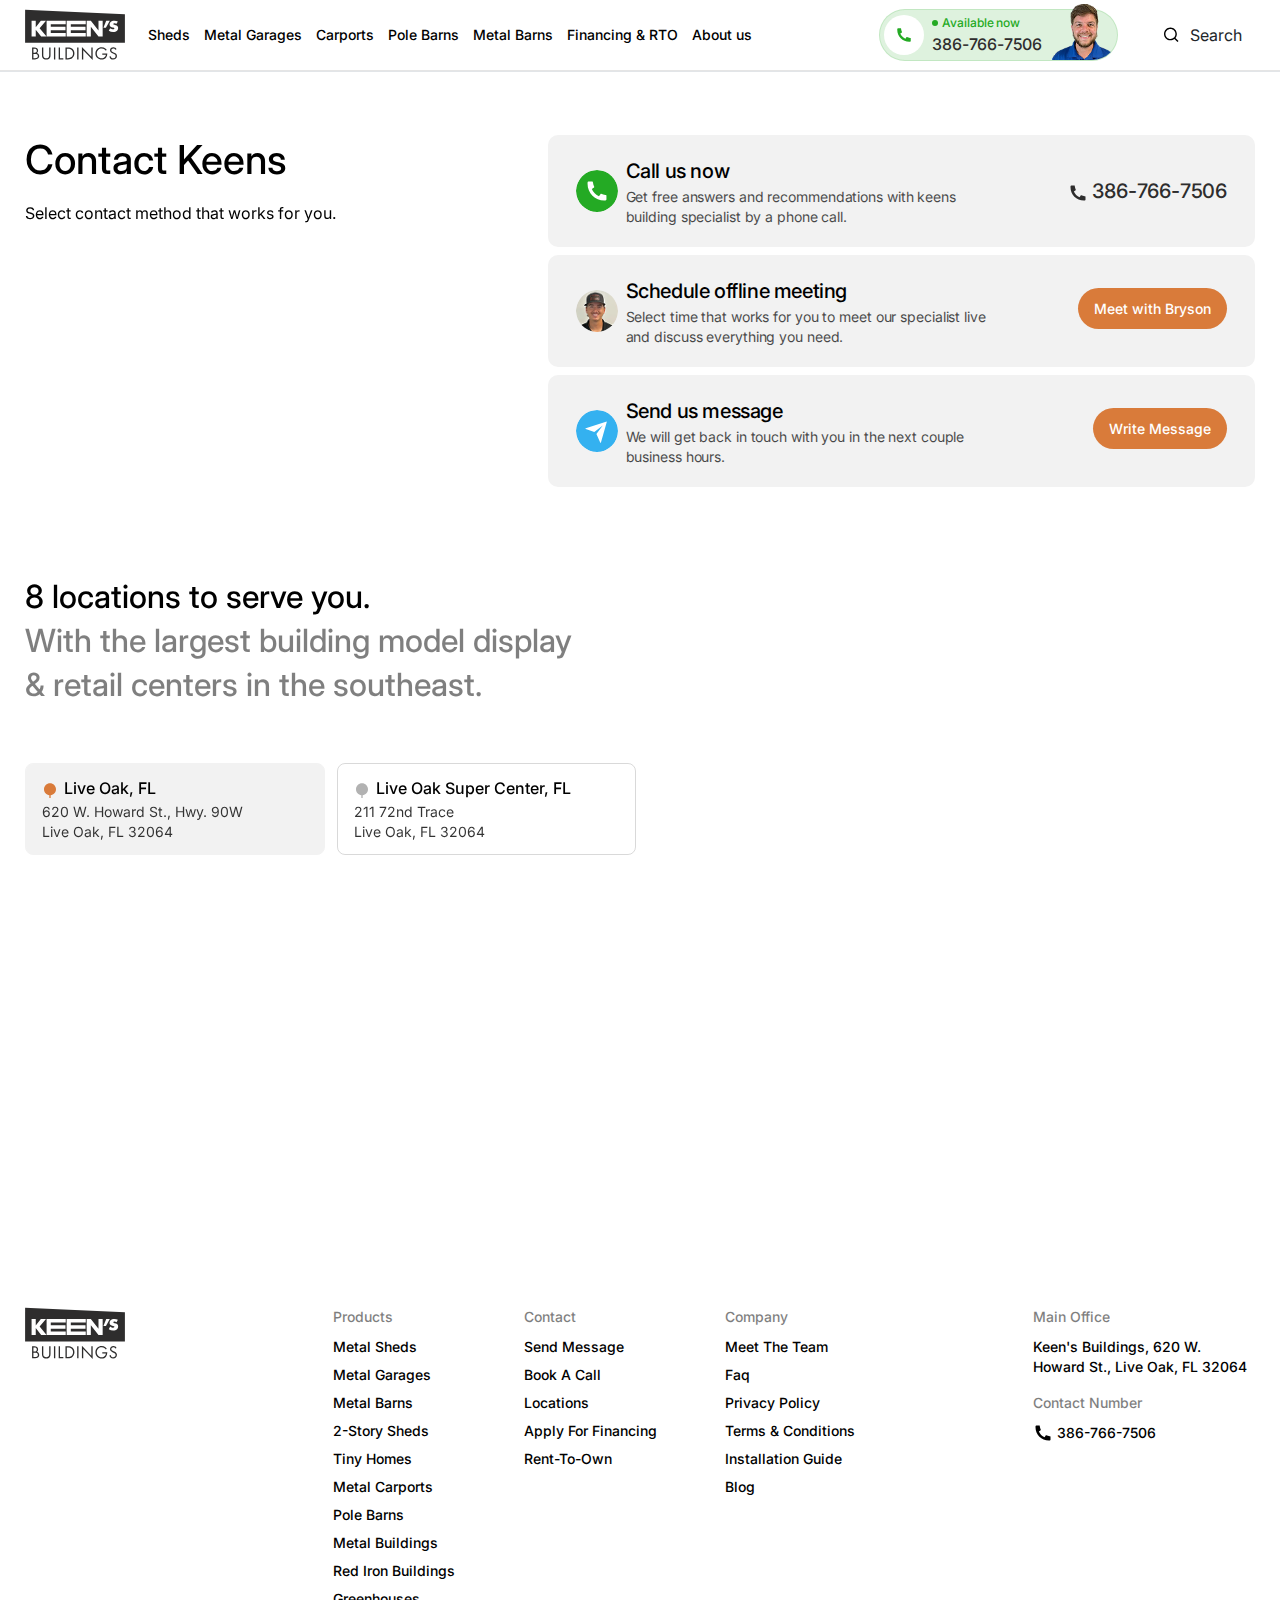
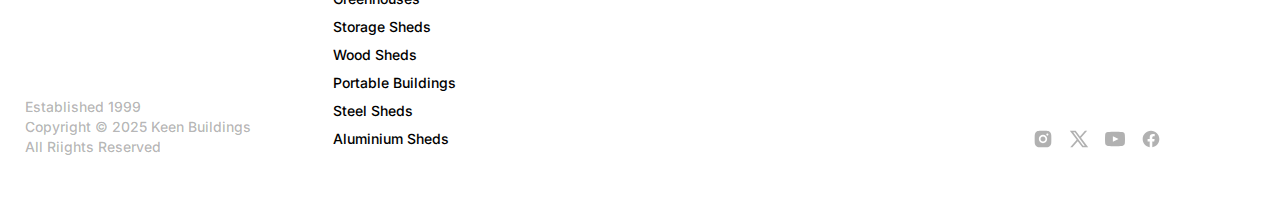
<file: contact-us.html>
<!doctype html>
<html lang="en">

<head>
   <!-- Required meta tags -->
   <meta charset="utf-8">
   <meta name="viewport" content="width=device-width, initial-scale=1">
   <link rel="icon" type="image/png" sizes="32x32" href="images/favicon.png">
   <!-- Bootstrap CSS -->
   <link rel="stylesheet" href="css/bootstrap.min.css">
   <link rel="stylesheet" href="css/aos.css">
   <link rel="stylesheet" href="css/swiper-bundle.min.css">
   <link rel="stylesheet" href="css/flatpickr.min.css">
   <link rel="stylesheet" href="css/style.css">
   <link rel="stylesheet" href="css/responsive.css">
   <title>Keen's</title>
</head>

<body>
   <header class="header">
      <div class="header-top">
         <div class="container">
            <div class="d-flex align-items-center  position-relative">
               <div class="logo me-auto">
                  <a href="index.html">
                     <img src="images/logo.svg" alt="">
                  </a>
               </div>
               <div class="header-right d-flex align-items-center justify-content-center">
                  <div class="offcanvas offcanvas-start" tabindex="-1" id="offcanvasExample"
                     aria-labelledby="offcanvasExampleLabel">
                     <div class="offcanvas-header d-none justify-content-between border-bottom">
                        <div class="header-close text-white ms-auto text-end" data-bs-dismiss="offcanvas"
                           aria-label="Close">
                           <svg xmlns="http://www.w3.org/2000/svg" width="16" height="16" fill="currentColor"
                              class="bi bi-x-lg" viewBox="0 0 16 16">
                              <path
                                 d="M2.146 2.854a.5.5 0 1 1 .708-.708L8 7.293l5.146-5.147a.5.5 0 0 1 .708.708L8.707 8l5.147 5.146a.5.5 0 0 1-.708.708L8 8.707l-5.146 5.147a.5.5 0 0 1-.708-.708L7.293 8z" />
                           </svg>
                        </div>
                     </div>
                     <div class="offcanvas-body">
                        <nav>
                           <ul class="navbar-nav">
                              <li class="nav-item"><a href="#" class="nav-link">Sheds</a></li>
                              <li class="nav-item"><a href="metalGarage.html" class="nav-link">Metal Garages</a></li>
                              <li class="nav-item"><a href="#" class="nav-link">Carports</a></li>
                              <li class="nav-item"><a href="#" class="nav-link">Pole Barns</a></li>
                              <li class="nav-item"><a href="#" class="nav-link">Metal Barns</a></li>
                              <li class="nav-item"><a href="#" class="nav-link">Financing & RTO</a></li>
                              <li class="nav-item"><a href="about-us.html" class="nav-link">About us</a></li>
                           </ul>
                        </nav>

                     </div>
                  </div>
               </div>
               <div class="user-auth">
                  <ul class="list-unstyled p-0 m-0 d-flex align-items-center gap-md-3 gap-2">
                     <li class="position-relative me-3">
                        <a href="tel:386-766-7506" class="header-number d-flex align-items-center gap-2 justify-content-between">
                          <div class="contact-left d-flex align-items-center gap-2">
                              <div class="contact-icons">
                                 <span class="d-flex align-items-center justify-content-center">
                                    <svg width="24" height="24" viewBox="0 0 24 24" fill="none" xmlns="http://www.w3.org/2000/svg"><path d="M21 16.42V19.9561C21 20.4811 20.5941 20.9167 20.0705 20.9537C19.6331 20.9846 19.2763 21 19 21C10.1634 21 3 13.8366 3 5C3 4.72371 3.01545 4.36687 3.04635 3.9295C3.08337 3.40588 3.51894 3 4.04386 3H7.5801C7.83678 3 8.05176 3.19442 8.07753 3.4498C8.10067 3.67907 8.12218 3.86314 8.14207 4.00202C8.34435 5.41472 8.75753 6.75936 9.3487 8.00303C9.44359 8.20265 9.38171 8.44159 9.20185 8.57006L7.04355 10.1118C8.35752 13.1811 10.8189 15.6425 13.8882 16.9565L15.4271 14.8019C15.5572 14.6199 15.799 14.5573 16.001 14.6532C17.2446 15.2439 18.5891 15.6566 20.0016 15.8584C20.1396 15.8782 20.3225 15.8995 20.5502 15.9225C20.8056 15.9483 21 16.1633 21 16.42Z" fill="#24AA24"/></svg>
                                 </span>
                              </div>
                              <div class="text-number">
                                 <span class="available">Available now</span>
                                 <span class="number">386-766-7506</span>
                              </div>
                          </div>
                        </a>
                        <div class="contact-img">
                           <img src="images/available-call.png" alt="">
                        </div>
                     </li>
                     <li class="d-md-block d-none search-wrap">
                        <div class="position-relative from-search btn search-toggle d-flex align-items-center gap-1" data-bs-toggle="modal" data-bs-target="#SearchModal">
                           <button class="border-0 btn-search" type="submit">
                              <svg width="14" height="14" viewBox="0 0 14 14" fill="none" xmlns="http://www.w3.org/2000/svg"><path d="M10.6873 9.74453L13.5425 12.5997L12.5997 13.5425L9.74453 10.6873C8.71793 11.5087 7.416 12 6 12C2.688 12 0 9.312 0 6C0 2.688 2.688 0 6 0C9.312 0 12 2.688 12 6C12 7.416 11.5087 8.71793 10.6873 9.74453ZM9.3498 9.24987C10.165 8.40973 10.6667 7.26373 10.6667 6C10.6667 3.42167 8.57833 1.33333 6 1.33333C3.42167 1.33333 1.33333 3.42167 1.33333 6C1.33333 8.57833 3.42167 10.6667 6 10.6667C7.26373 10.6667 8.40973 10.165 9.24987 9.3498L9.3498 9.24987Z" fill="currentColor"/></svg>
                           </button>
                           <span>Search</span>
                        </div>
                     </li>
                     
                  </ul>
               </div>
               <button class="btn btn-open-menu d-xl-none bg-transparent border-0 p-0 ps-md-3" type="button"
                  data-bs-toggle="offcanvas" data-bs-target="#offcanvasExample" aria-controls="offcanvasExample">
                  <span class="mobile-nav">
                     <span class="bar1"></span>
                     <span class="bar2"></span>
                     <span class="bar3"></span>
                  </span>
               </button>
            </div>
         </div>
      </div>
   </header>

   <main class="main">
      
      <section class="contact-keens-sec pt-64">
         <div class="container">
            <div class="row">
               <div class="col-lg-5 mb-lg-0 mb-4">
                  <div data-aos="fade-up" data-aos-duration="1000">
                     <h1>Contact Keens</h1>
                     <p class="m-0">Select contact method that works for you.</p>
                  </div>
               </div>
               <div class="col-lg-7">
                  <div class="contcat-box grey-bg d-flex flex-md-nowrap flex-wrap align-items-center gap-2 justify-content-between" data-aos="fade-up" data-aos-duration="1000">
                     <div class="contact-left-box d-flex align-items-center gap-2  flex-md-nowrap flex-wrap">
                        <div class="img-box">
                           <img src="images/whatsapp.svg" alt="">
                        </div>
                        <div class="text-box">
                           <h5>Call us now</h5>
                           <p>Get free answers and recommendations with keens building specialist by a phone call.</p>
                        </div>
                     </div>
                     <div class="contact-right-box">
                        <a href="tel:386-766-7506" class="contact">
                           <svg width="20" height="20" viewBox="0 0 20 20" fill="none" xmlns="http://www.w3.org/2000/svg"><path d="M17.5 13.6834V16.6301C17.5 17.0676 17.1617 17.4306 16.7254 17.4614C16.3609 17.4872 16.0636 17.5 15.8333 17.5C8.4695 17.5 2.5 11.5305 2.5 4.1667C2.5 3.93646 2.51288 3.63909 2.53862 3.27461C2.56947 2.83826 2.93245 2.50003 3.36988 2.50003H6.31675C6.53065 2.50003 6.7098 2.66205 6.73127 2.87486C6.75056 3.06592 6.76848 3.21931 6.78506 3.33505C6.95362 4.5123 7.29794 5.63283 7.79058 6.66922C7.86966 6.83557 7.81809 7.03469 7.66821 7.14175L5.86962 8.42653C6.9646 10.9843 9.01575 13.0354 11.5735 14.1304L12.8559 12.3349C12.9643 12.1833 13.1658 12.1311 13.3342 12.211C14.3705 12.7033 15.4909 13.0472 16.668 13.2154C16.783 13.2319 16.9354 13.2496 17.1252 13.2688C17.338 13.2903 17.5 13.4694 17.5 13.6834Z" fill="currentColor"/></svg>
                           <span>386-766-7506</span>
                        </a>
                     </div>
                  </div>
                  <div class="contcat-box grey-bg d-flex flex-wrap position-relative align-items-center gap-2 justify-content-between" data-aos="fade-up" data-aos-duration="1500">
                     <div class="contact-left-box d-flex align-items-center gap-2 flex-md-nowrap flex-wrap ">
                        <div class="img-box">
                           <img src="images/contcat-admin.png" alt="">
                        </div>
                        <div class="text-box">
                           <h5>Schedule offline meeting</h5>
                           <p>Select time that works for you to meet our specialist live and discuss everything you need.</p>
                        </div>
                     </div>
                     <div class="contact-right-box" >
                        <a href="javascript:void(0)" class="btn-theme btn-orange" data-bs-toggle="collapse" data-bs-target="#calendarCollapse" aria-expanded="false" aria-controls="calendarCollapse">
                           Meet with Bryson
                        </a>
                     </div>
                     <div class="collapse mt-3 calendar-collapse-sec w-100" id="calendarCollapse">
                        <div class="calendar-sec">
                           <div class="meeting-contact text-center">
                              <img src="images/contact-meeting.png" alt="">
                              <h6>Meet with Bryson O’steen</h6>
                           </div>
                           <input type="text" id="datePicker" class="w-100">
                        </div>
                     </div>
                  </div>

                  <div class="contcat-box grey-bg d-flex flex-wrap  position-relative align-items-center gap-2 justify-content-between" data-aos="fade-up" data-aos-duration="2000">
                     <div class="contact-left-box d-flex flex-md-nowrap flex-wrap  align-items-center gap-2">
                        <div class="img-box">
                           <img src="images/contcat-social.svg" alt="">
                        </div>
                        <div class="text-box">
                           <h5>Send us message</h5>
                           <p>We will get back in touch with you in the next couple business hours.</p>
                        </div>
                     </div>
                     <div class="contact-right-box">
                         <a href="javascript:void(0)" class="btn-theme btn-orange" data-bs-toggle="collapse" data-bs-target="#FormCollapse" aria-expanded="false" aria-controls="FormCollapse">
                           Write Message
                        </a>
                     </div>
                     <div class="collapse mt-3 form-collapse-sec w-100" id="FormCollapse">
                        <div class="massage-send-sec">
                          <form>
                              <div class="form-group mb-4">
                                 <label for="">Name</label>
                                 <input type="text" class="form-control border-bottom-0 rounded-bottom-0" id=""  placeholder="First name">
                                 <input type="text" class="form-control rounded-top-0" id=""  placeholder="Last name">
                              </div>
                              <div class="form-group mb-4">
                                 <label for="">Email</label>
                                 <input type="email" class="form-control" id=""  placeholder="email@example.com">
                              </div>
                              <div class="form-group mb-4">
                                 <label for="">Phone number</label>
                                 <input type="text" class="form-control" id=""  placeholder="+1-123-456-7890">
                              </div>
                              <div class="form-group mb-4">
                                 <label for="">City</label>
                                 <input type="text" class="form-control border-bottom-0 rounded-bottom-0" id=""  placeholder="City">
                                 <input type="text" class="form-control rounded-top-0" id=""  placeholder="Region">
                              </div>
                              <div class="form-group mb-4">
                                 <label for="">Your request</label>
                                 <textarea class="form-control" id="" rows="3" placeholder="Enter your message"></textarea>
                              </div>
                              <div class="footer-form-box d-flex align-items-center gap-2 flex-lg-nowrap flex-wrap">
                                 <button type="submit" class="btn-theme btn-orange">Send Message</button>
                                 <p  class="m-0 p-0">We will get back in touch with you in the next couple business hours.</p>
                              </div>
                           </form>
                        </div>
                     </div>
                  </div>
               </div>
            </div>
         </div>
      </section>

      <section class="locations-section py-80">
         <div class="container">
            <div class="row gx-2">
               <div class="col-lg-6">
                  <div class="locations-left" data-aos="fade-up" data-aos-duration="1000">
                     <h3>8 locations to serve you.
                        <span class="d-block">With the largest building model display & retail centers in the southeast.</span>
                     </h3>

                     <div class="location-card active d-md-none" data-bs-toggle="collapse" href="#collapseExample" role="button"
                        aria-expanded="false" aria-controls="collapseExample">
                        <div class="d-flex">
                           <span class="dot">
                              <svg width="16" height="16" viewBox="0 0 16 16" fill="none"
                                 xmlns="http://www.w3.org/2000/svg">
                                 <g>
                                    <path
                                       d="M7.33333 13.2967C4.33337 12.965 2 10.4217 2 7.33331C2 4.01961 4.68629 1.33331 8 1.33331C11.3137 1.33331 14 4.01961 14 7.33331C14 10.4217 11.6667 12.965 8.66667 13.2967V16H7.33333V13.2967Z"
                                       fill="currentColor" />
                                 </g>
                              </svg>
                           </span>
                           <label class="location-label">Live Oak, FL</label>
                        </div>
                        <p>620 W. Howard St., Hwy. 90W<br>Live Oak, FL 32064</p>

                        <div class="down-arrow">
                           <svg width="20" height="20" viewBox="0 0 20 20" fill="none">
                           <g opacity="0.5">
                              <path
                                 d="M10.0005 11.6248L14.1254 7.5L15.3039 8.67851L10.0005 13.9819L4.69727 8.67851L5.87577 7.5L10.0005 11.6248Z"
                                 fill="currentColor" />
                           </g>
                        </svg>
                        </div>

                     </div>
                     <div class="collapse d-md-block" id="collapseExample">
                     <div class="location-list">
                        <div class="location-card active d-none d-md-block" data-aos="fade-up" data-aos-duration="1000">
                           <div class="d-flex">
                              <span class="dot">
                                 <svg width="16" height="16" viewBox="0 0 16 16" fill="none"
                                    xmlns="http://www.w3.org/2000/svg">
                                    <g>
                                       <path
                                          d="M7.33333 13.2967C4.33337 12.965 2 10.4217 2 7.33331C2 4.01961 4.68629 1.33331 8 1.33331C11.3137 1.33331 14 4.01961 14 7.33331C14 10.4217 11.6667 12.965 8.66667 13.2967V16H7.33333V13.2967Z"
                                          fill="currentColor" />
                                    </g>
                                 </svg>
                              </span>
                              <label class="location-label">Live Oak, FL</label>
                           </div>
                           <p>620 W. Howard St., Hwy. 90W<br>Live Oak, FL 32064</p>
                        </div>
                        <div class="location-card" data-aos="fade-up" data-aos-duration="1000">
                           <div class="d-flex">
                              <span class="dot">
                                 <svg width="16" height="16" viewBox="0 0 16 16" fill="none"
                                    xmlns="http://www.w3.org/2000/svg">
                                    <g>
                                       <path
                                          d="M7.33333 13.2967C4.33337 12.965 2 10.4217 2 7.33331C2 4.01961 4.68629 1.33331 8 1.33331C11.3137 1.33331 14 4.01961 14 7.33331C14 10.4217 11.6667 12.965 8.66667 13.2967V16H7.33333V13.2967Z"
                                          fill="currentColor" />
                                    </g>
                                 </svg>
                              </span>
                              <label class="location-label">Live Oak Super Center, FL</label>
                           </div>
                           <p>211 72nd Trace <br> Live Oak, FL 32064</p>
                        </div>
                        <div class="location-card" data-aos="fade-up" data-aos-duration="1500">
                           <div class="d-flex">
                              <span class="dot">
                                 <svg width="16" height="16" viewBox="0 0 16 16" fill="none"
                                    xmlns="http://www.w3.org/2000/svg">
                                    <g>
                                       <path
                                          d="M7.33333 13.2967C4.33337 12.965 2 10.4217 2 7.33331C2 4.01961 4.68629 1.33331 8 1.33331C11.3137 1.33331 14 4.01961 14 7.33331C14 10.4217 11.6667 12.965 8.66667 13.2967V16H7.33333V13.2967Z"
                                          fill="currentColor" />
                                    </g>
                                 </svg>
                              </span>
                              <label class="location-label">Brooksville/Masaryktown, FL</label>
                           </div>
                           <p>568 Broad <br> St Masaryktown, FL 34604</p>
                        </div>
                        <div class="location-card" data-aos="fade-up" data-aos-duration="2000">
                           <div class="d-flex">
                              <span class="dot">
                                 <svg width="16" height="16" viewBox="0 0 16 16" fill="none"
                                    xmlns="http://www.w3.org/2000/svg">
                                    <g>
                                       <path
                                          d="M7.33333 13.2967C4.33337 12.965 2 10.4217 2 7.33331C2 4.01961 4.68629 1.33331 8 1.33331C11.3137 1.33331 14 4.01961 14 7.33331C14 10.4217 11.6667 12.965 8.66667 13.2967V16H7.33333V13.2967Z"
                                          fill="currentColor" />
                                    </g>
                                 </svg>
                              </span>
                              <label class="location-label">Perry, FL</label>
                           </div>
                           <p>2444 South Byron Butler Parkway <br>
                              Perry, FL 32348</p>
                        </div>
                        <div class="location-card" data-aos="fade-up" data-aos-duration="1000">
                           <div class="d-flex">
                              <span class="dot">
                                 <svg width="16" height="16" viewBox="0 0 16 16" fill="none"
                                    xmlns="http://www.w3.org/2000/svg">
                                    <g>
                                       <path
                                          d="M7.33333 13.2967C4.33337 12.965 2 10.4217 2 7.33331C2 4.01961 4.68629 1.33331 8 1.33331C11.3137 1.33331 14 4.01961 14 7.33331C14 10.4217 11.6667 12.965 8.66667 13.2967V16H7.33333V13.2967Z"
                                          fill="currentColor" />
                                    </g>
                                 </svg>
                              </span>
                              <label class="location-label">Waycross, GA</label>
                           </div>
                           <p>2203 Memorial Drive <br> Waycross, GA 31501</p>
                        </div>
                        <div class="location-card" data-aos="fade-up" data-aos-duration="1500">
                           <div class="d-flex">
                              <span class="dot">
                                 <svg width="16" height="16" viewBox="0 0 16 16" fill="none"
                                    xmlns="http://www.w3.org/2000/svg">
                                    <g>
                                       <path
                                          d="M7.33333 13.2967C4.33337 12.965 2 10.4217 2 7.33331C2 4.01961 4.68629 1.33331 8 1.33331C11.3137 1.33331 14 4.01961 14 7.33331C14 10.4217 11.6667 12.965 8.66667 13.2967V16H7.33333V13.2967Z"
                                          fill="currentColor" />
                                    </g>
                                 </svg>
                              </span>
                              <label class="location-label">Chiefland, FL</label>
                           </div>
                           <p>2561 N Young Blvd <br> Chiefland, FL 32626</p>
                        </div>
                        <div class="location-card" data-aos="fade-up" data-aos-duration="2000">
                           <div class="d-flex">
                              <span class="dot">
                                 <svg width="16" height="16" viewBox="0 0 16 16" fill="none"
                                    xmlns="http://www.w3.org/2000/svg">
                                    <g>
                                       <path
                                          d="M7.33333 13.2967C4.33337 12.965 2 10.4217 2 7.33331C2 4.01961 4.68629 1.33331 8 1.33331C11.3137 1.33331 14 4.01961 14 7.33331C14 10.4217 11.6667 12.965 8.66667 13.2967V16H7.33333V13.2967Z"
                                          fill="currentColor" />
                                    </g>
                                 </svg>
                              </span>
                              <label class="location-label">Dade City, FL</label>
                           </div>
                           <p>20229 US 301 Dade City, FL 33523</p>
                        </div>
                        <div class="location-card" data-aos="fade-up" data-aos-duration="2500">
                           <div class="d-flex">
                              <span class="dot">
                                 <svg width="16" height="16" viewBox="0 0 16 16" fill="none"
                                    xmlns="http://www.w3.org/2000/svg">
                                    <g>
                                       <path
                                          d="M7.33333 13.2967C4.33337 12.965 2 10.4217 2 7.33331C2 4.01961 4.68629 1.33331 8 1.33331C11.3137 1.33331 14 4.01961 14 7.33331C14 10.4217 11.6667 12.965 8.66667 13.2967V16H7.33333V13.2967Z"
                                          fill="currentColor" />
                                    </g>
                                 </svg>
                              </span>
                              <label class="location-label">Uphold's Feed (Madison, FL)</label>
                           </div>
                           <p>644 Duval St <br> Madison, FL 32340</p>
                        </div>
                     </div>
                     </div>
                  </div>
               </div>
               <div class="col-lg-6">
                  <div class="locations-right" data-aos="fade-up" data-aos-duration="1000">
                     <iframe src="https://www.google.com/maps/embed?pb=!1m18!1m12!1m3!1d3444.8226497424657!2d-82.99283912390838!3d30.29911010645887!2m3!1f0!2f0!3f0!3m2!1i1024!2i768!4f13.1!3m3!1m2!1s0x88eede7ed8fdca0f%3A0x3b8840c76aa2b33c!2s620%20W%20Howard%20St%20%2390w%2C%20Live%20Oak%2C%20FL%2032064%2C%20USA!5e0!3m2!1sen!2sin!4v1765898623325!5m2!1sen!2sin" width="100%" height="100%" style="border:0;" allowfullscreen="" loading="lazy" referrerpolicy="no-referrer-when-downgrade"></iframe>
                  </div>
               </div>
            </div>
         </div>
      </section>


   </main>


   <footer class="footer">
      <div class="top-footer">
         <div class="container">
            <div class="inner-footer-box d-flex flex-wrap justify-content-between">
               <div class="left-footer d-flex flex-lg-column">
                  <a href="index.html" class="footer-logo">
                     <img src="images/logo.svg" alt="">
                  </a>

                  <div class="bottom-items-footer socile-footer mt-auto d-lg-none d-block">
                     <ul class="p-0 m-0 list-unstyled d-flex align-items-center gap-3">
                        <li>
                           <a href="#">
                              <svg width="20" height="20" viewBox="0 0 20 20" fill="none"
                                 xmlns="http://www.w3.org/2000/svg">
                                 <path
                                    d="M10.8567 1.6673C11.7946 1.66885 12.2698 1.67381 12.6805 1.68604L12.8422 1.69132C13.0291 1.69796 13.2134 1.7063 13.4357 1.71671C14.3224 1.75769 14.9273 1.89796 15.4586 2.10421C16.0078 2.31602 16.4717 2.60213 16.9349 3.06533C17.3974 3.52852 17.6836 3.9938 17.8961 4.54171C18.1016 5.07227 18.2419 5.67783 18.2836 6.56463C18.2935 6.78686 18.3015 6.97119 18.3081 7.15806L18.3133 7.3198C18.3255 7.73041 18.3311 8.20574 18.3328 9.1436L18.3335 9.76494C18.3336 9.84086 18.3336 9.91919 18.3336 10L18.3335 10.2351L18.333 10.8565C18.3314 11.7944 18.3265 12.2697 18.3142 12.6803L18.3089 12.842C18.3023 13.0289 18.294 13.2133 18.2836 13.4354C18.2426 14.3223 18.1016 14.9271 17.8961 15.4584C17.6842 16.0077 17.3974 16.4716 16.9349 16.9348C16.4717 17.3973 16.0057 17.6834 15.4586 17.8959C14.9273 18.1014 14.3224 18.2417 13.4357 18.2834C13.2134 18.2933 13.0291 18.3014 12.8422 18.3079L12.6805 18.3131C12.2698 18.3254 11.7946 18.3309 10.8567 18.3327L10.2353 18.3334C10.1594 18.3334 10.0811 18.3334 10.0002 18.3334H9.76516L9.14375 18.3328C8.20591 18.3313 7.7306 18.3263 7.31997 18.314L7.15824 18.3088C6.97136 18.3021 6.78703 18.2938 6.56481 18.2834C5.67801 18.2424 5.07384 18.1014 4.5419 17.8959C3.99328 17.6841 3.5287 17.3973 3.06551 16.9348C2.60231 16.4716 2.3169 16.0056 2.1044 15.4584C1.89815 14.9271 1.75856 14.3223 1.7169 13.4354C1.707 13.2133 1.69892 13.0289 1.69238 12.842L1.68714 12.6803C1.67495 12.2697 1.66939 11.7944 1.66759 10.8565L1.66748 9.1436C1.66903 8.20574 1.67399 7.73041 1.68621 7.3198L1.69151 7.15806C1.69815 6.97119 1.70648 6.78686 1.7169 6.56463C1.75786 5.67713 1.89815 5.07296 2.1044 4.54171C2.3162 3.99311 2.60231 3.52852 3.06551 3.06533C3.5287 2.60213 3.99398 2.31671 4.5419 2.10421C5.07315 1.89796 5.67731 1.75838 6.56481 1.71671C6.78703 1.70682 6.97136 1.69875 7.15824 1.69221L7.31997 1.68696C7.7306 1.67476 8.20591 1.66921 9.14375 1.66741L10.8567 1.6673ZM10.0002 5.83338C7.69781 5.83338 5.83356 7.69966 5.83356 10C5.83356 12.3024 7.69984 14.1667 10.0002 14.1667C12.3027 14.1667 14.1669 12.3004 14.1669 10C14.1669 7.69763 12.3006 5.83338 10.0002 5.83338ZM10.0002 7.50005C11.381 7.50005 12.5002 8.61894 12.5002 10C12.5002 11.3808 11.3813 12.5 10.0002 12.5C8.6195 12.5 7.50023 11.3812 7.50023 10C7.50023 8.61927 8.61908 7.50005 10.0002 7.50005ZM14.3752 4.58338C13.8008 4.58338 13.3336 5.04997 13.3336 5.62434C13.3336 6.19871 13.8002 6.66602 14.3752 6.66602C14.9496 6.66602 15.4169 6.19944 15.4169 5.62434C15.4169 5.04997 14.9488 4.58266 14.3752 4.58338Z"
                                    fill="black" />
                              </svg>
                           </a>
                        </li>
                        <li>
                           <a href="#">
                              <svg width="20" height="20" viewBox="0 0 20 20" fill="none"
                                 xmlns="http://www.w3.org/2000/svg">
                                 <path
                                    d="M6.66683 1.66669H0.833496L7.71755 10.8454L1.20845 18.3333H3.41681L8.74041 12.2092L13.3335 18.3334H19.1668L11.9932 8.7686L18.1669 1.66669H15.9586L10.9704 7.40484L6.66683 1.66669ZM14.1668 16.6667L4.16683 3.33335H5.8335L15.8335 16.6667H14.1668Z"
                                    fill="black" />
                              </svg>
                           </a>
                        </li>
                        <li>
                           <a href="#">
                              <svg width="20" height="20" viewBox="0 0 20 20" fill="none"
                                 xmlns="http://www.w3.org/2000/svg">
                                 <path
                                    d="M0.174647 5.67232C0.266455 4.2589 1.40282 3.15121 2.81748 3.08113C4.86599 2.97964 7.79391 2.85724 10 2.85724C12.2061 2.85724 15.134 2.97964 17.1825 3.08113C18.5972 3.15121 19.7335 4.2589 19.8254 5.67232C19.9133 7.02647 20 8.69271 20 10.0001C20 11.3075 19.9133 12.9737 19.8254 14.3279C19.7335 15.7413 18.5972 16.849 17.1825 16.9191C15.134 17.0206 12.2061 17.143 10 17.143C7.79391 17.143 4.86599 17.0206 2.81748 16.9191C1.40282 16.849 0.266455 15.7413 0.174647 14.3279C0.0866885 12.9737 0 11.3075 0 10.0001C0 8.69271 0.0866885 7.02647 0.174647 5.67232Z"
                                    fill="black" />
                                 <path d="M7.85742 7.1424V12.8567L13.5717 9.99954L7.85742 7.1424Z" fill="white" />
                              </svg>
                           </a>
                        </li>
                        <li>
                           <a href="#">
                              <svg width="20" height="20" viewBox="0 0 20 20" fill="none"
                                 xmlns="http://www.w3.org/2000/svg">
                                 <path
                                    d="M10.0008 1.66669C5.39844 1.66669 1.66748 5.39765 1.66748 10C1.66748 14.1594 4.71486 17.6069 8.69875 18.2321V12.4089H6.58284V10H8.69875V8.16409C8.69875 6.07555 9.94283 4.9219 11.8463 4.9219C12.7581 4.9219 13.7117 5.08465 13.7117 5.08465V7.13544H12.6609C11.6257 7.13544 11.3029 7.7778 11.3029 8.43685V10H13.6141L13.2447 12.4089H11.3029V18.2321C15.2867 17.6069 18.3342 14.1594 18.3342 10C18.3342 5.39765 14.6032 1.66669 10.0008 1.66669Z"
                                    fill="black" />
                              </svg>
                           </a>
                        </li>
                     </ul>
                  </div>

                  <div class="copyr-ght-box mt-auto d-lg-block d-none">
                     <p class="m-0 p-0">
                        <span class="d-block">Established 1999</span>
                        <span>Copyright © 2025 Keen Buildings</span>
                        <span class="d-block">All Riights Reserved</span>
                     </p>
                  </div>
               </div>
               <div class="mid-footer">
                  <div class="footer-item-box d-flex flex-wrap justify-content-between">
                     <div class="item-footer">
                        <h4>Products</h4>
                        <ul class="p-0 m-0 list-unstyled">
                           <li>
                              <a href="#">metal Sheds</a>
                           </li>
                           <li>
                              <a href="#">metal Garages</a>
                           </li>
                           <li>
                              <a href="#">metal Barns </a>
                           </li>
                           <li>
                              <a href="#">2-Story Sheds</a>
                           </li>
                           <li>
                              <a href="#">Tiny Homes</a>
                           </li>
                           <li>
                              <a href="#">Metal Carports</a>
                           </li>
                           <li>
                              <a href="#">Pole barns</a>
                           </li>
                           <li>
                              <a href="#">Metal buildings</a>
                           </li>
                           <li>
                              <a href="#">Red iron buildings</a>
                           </li>
                           <li>
                              <a href="#">greenhouses</a>
                           </li>
                           <li>
                              <a href="#">storage sheds</a>
                           </li>
                           <li>
                              <a href="#">wood sheds</a>
                           </li>
                           <li>
                              <a href="#">portable buildings</a>
                           </li>
                           <li>
                              <a href="#">steel sheds</a>
                           </li>
                           <li>
                              <a href="#">Aluminium sheds</a>
                           </li>
                        </ul>
                     </div>
                     <div class="item-footer">
                        <h4>Contact</h4>
                        <ul class="p-0 m-0 list-unstyled">
                           <li>
                              <a href="#">send message</a>
                           </li>
                           <li>
                              <a href="#">book a call</a>
                           </li>
                           <li>
                              <a href="#">locations</a>
                           </li>
                           <li>
                              <a href="#">Apply for Financing</a>
                           </li>
                           <li>
                              <a href="#">Rent-to-own</a>
                           </li>
                        </ul>
                     </div>
                     <div class="item-footer">
                        <h4>Company</h4>
                        <ul class="p-0 m-0 list-unstyled">
                           <li>
                              <a href="#">Meet the team </a>
                           </li>
                           <li>
                              <a href="#">Faq</a>
                           </li>
                           <li>
                              <a href="#">privacy Policy</a>
                           </li>
                           <li>
                              <a href="#">Terms & Conditions</a>
                           </li>
                           <li>
                              <a href="#">Installation guide</a>
                           </li>
                           <li>
                              <a href="#">Blog</a>
                           </li>
                        </ul>
                     </div>
                  </div>
               </div>
               <div class="right-footer">
                  <div class="item-footer d-flex flex-column h-100 justify-content-end ms-auto">
                     <div class="top-items-footer">
                        <h4>Main office</h4>
                        <p>Keen's Buildings, 620 W. Howard St., Live Oak, FL 32064</p>
                        <h4 class="mt-3">Contact number</h4>
                        <a href="tel:386-766-7506" class="d-flex align-items-center gap-1">
                           <svg width="20" height="20" viewBox="0 0 20 20" fill="none"
                              xmlns="http://www.w3.org/2000/svg">
                              <path
                                 d="M17.5 13.6833V16.6301C17.5 17.0676 17.1617 17.4306 16.7254 17.4614C16.3609 17.4872 16.0636 17.5 15.8333 17.5C8.4695 17.5 2.5 11.5305 2.5 4.16667C2.5 3.93642 2.51288 3.63906 2.53863 3.27458C2.56948 2.83823 2.93245 2.5 3.36988 2.5H6.31675C6.53065 2.5 6.7098 2.66202 6.73127 2.87483C6.75056 3.06589 6.76848 3.21928 6.78506 3.33502C6.95362 4.51227 7.29794 5.6328 7.79058 6.66919C7.86966 6.83554 7.81809 7.03466 7.66821 7.14172L5.86962 8.4265C6.9646 10.9843 9.01575 13.0354 11.5735 14.1304L12.8559 12.3349C12.9643 12.1832 13.1658 12.1311 13.3342 12.211C14.3705 12.7032 15.4909 13.0472 16.668 13.2153C16.783 13.2318 16.9354 13.2496 17.1252 13.2687C17.338 13.2902 17.5 13.4694 17.5 13.6833Z"
                                 fill="currentColor" />
                           </svg>
                           <span>386-766-7506</span>
                        </a>
                     </div>
                     <div class="bottom-items-footer socile-footer mt-auto d-lg-block d-none">
                        <ul class="p-0 m-0 list-unstyled d-flex align-items-center gap-3">
                           <li>
                              <a href="#">
                                 <svg width="20" height="20" viewBox="0 0 20 20" fill="none"
                                    xmlns="http://www.w3.org/2000/svg">
                                    <path
                                       d="M10.8567 1.6673C11.7946 1.66885 12.2698 1.67381 12.6805 1.68604L12.8422 1.69132C13.0291 1.69796 13.2134 1.7063 13.4357 1.71671C14.3224 1.75769 14.9273 1.89796 15.4586 2.10421C16.0078 2.31602 16.4717 2.60213 16.9349 3.06533C17.3974 3.52852 17.6836 3.9938 17.8961 4.54171C18.1016 5.07227 18.2419 5.67783 18.2836 6.56463C18.2935 6.78686 18.3015 6.97119 18.3081 7.15806L18.3133 7.3198C18.3255 7.73041 18.3311 8.20574 18.3328 9.1436L18.3335 9.76494C18.3336 9.84086 18.3336 9.91919 18.3336 10L18.3335 10.2351L18.333 10.8565C18.3314 11.7944 18.3265 12.2697 18.3142 12.6803L18.3089 12.842C18.3023 13.0289 18.294 13.2133 18.2836 13.4354C18.2426 14.3223 18.1016 14.9271 17.8961 15.4584C17.6842 16.0077 17.3974 16.4716 16.9349 16.9348C16.4717 17.3973 16.0057 17.6834 15.4586 17.8959C14.9273 18.1014 14.3224 18.2417 13.4357 18.2834C13.2134 18.2933 13.0291 18.3014 12.8422 18.3079L12.6805 18.3131C12.2698 18.3254 11.7946 18.3309 10.8567 18.3327L10.2353 18.3334C10.1594 18.3334 10.0811 18.3334 10.0002 18.3334H9.76516L9.14375 18.3328C8.20591 18.3313 7.7306 18.3263 7.31997 18.314L7.15824 18.3088C6.97136 18.3021 6.78703 18.2938 6.56481 18.2834C5.67801 18.2424 5.07384 18.1014 4.5419 17.8959C3.99328 17.6841 3.5287 17.3973 3.06551 16.9348C2.60231 16.4716 2.3169 16.0056 2.1044 15.4584C1.89815 14.9271 1.75856 14.3223 1.7169 13.4354C1.707 13.2133 1.69892 13.0289 1.69238 12.842L1.68714 12.6803C1.67495 12.2697 1.66939 11.7944 1.66759 10.8565L1.66748 9.1436C1.66903 8.20574 1.67399 7.73041 1.68621 7.3198L1.69151 7.15806C1.69815 6.97119 1.70648 6.78686 1.7169 6.56463C1.75786 5.67713 1.89815 5.07296 2.1044 4.54171C2.3162 3.99311 2.60231 3.52852 3.06551 3.06533C3.5287 2.60213 3.99398 2.31671 4.5419 2.10421C5.07315 1.89796 5.67731 1.75838 6.56481 1.71671C6.78703 1.70682 6.97136 1.69875 7.15824 1.69221L7.31997 1.68696C7.7306 1.67476 8.20591 1.66921 9.14375 1.66741L10.8567 1.6673ZM10.0002 5.83338C7.69781 5.83338 5.83356 7.69966 5.83356 10C5.83356 12.3024 7.69984 14.1667 10.0002 14.1667C12.3027 14.1667 14.1669 12.3004 14.1669 10C14.1669 7.69763 12.3006 5.83338 10.0002 5.83338ZM10.0002 7.50005C11.381 7.50005 12.5002 8.61894 12.5002 10C12.5002 11.3808 11.3813 12.5 10.0002 12.5C8.6195 12.5 7.50023 11.3812 7.50023 10C7.50023 8.61927 8.61908 7.50005 10.0002 7.50005ZM14.3752 4.58338C13.8008 4.58338 13.3336 5.04997 13.3336 5.62434C13.3336 6.19871 13.8002 6.66602 14.3752 6.66602C14.9496 6.66602 15.4169 6.19944 15.4169 5.62434C15.4169 5.04997 14.9488 4.58266 14.3752 4.58338Z"
                                       fill="black" />
                                 </svg>
                              </a>
                           </li>
                           <li>
                              <a href="#">
                                 <svg width="20" height="20" viewBox="0 0 20 20" fill="none"
                                    xmlns="http://www.w3.org/2000/svg">
                                    <path
                                       d="M6.66683 1.66669H0.833496L7.71755 10.8454L1.20845 18.3333H3.41681L8.74041 12.2092L13.3335 18.3334H19.1668L11.9932 8.7686L18.1669 1.66669H15.9586L10.9704 7.40484L6.66683 1.66669ZM14.1668 16.6667L4.16683 3.33335H5.8335L15.8335 16.6667H14.1668Z"
                                       fill="black" />
                                 </svg>
                              </a>
                           </li>
                           <li>
                              <a href="#">
                                 <svg width="20" height="20" viewBox="0 0 20 20" fill="none"
                                    xmlns="http://www.w3.org/2000/svg">
                                    <path
                                       d="M0.174647 5.67232C0.266455 4.2589 1.40282 3.15121 2.81748 3.08113C4.86599 2.97964 7.79391 2.85724 10 2.85724C12.2061 2.85724 15.134 2.97964 17.1825 3.08113C18.5972 3.15121 19.7335 4.2589 19.8254 5.67232C19.9133 7.02647 20 8.69271 20 10.0001C20 11.3075 19.9133 12.9737 19.8254 14.3279C19.7335 15.7413 18.5972 16.849 17.1825 16.9191C15.134 17.0206 12.2061 17.143 10 17.143C7.79391 17.143 4.86599 17.0206 2.81748 16.9191C1.40282 16.849 0.266455 15.7413 0.174647 14.3279C0.0866885 12.9737 0 11.3075 0 10.0001C0 8.69271 0.0866885 7.02647 0.174647 5.67232Z"
                                       fill="black" />
                                    <path d="M7.85742 7.1424V12.8567L13.5717 9.99954L7.85742 7.1424Z" fill="white" />
                                 </svg>
                              </a>
                           </li>
                           <li>
                              <a href="#">
                                 <svg width="20" height="20" viewBox="0 0 20 20" fill="none"
                                    xmlns="http://www.w3.org/2000/svg">
                                    <path
                                       d="M10.0008 1.66669C5.39844 1.66669 1.66748 5.39765 1.66748 10C1.66748 14.1594 4.71486 17.6069 8.69875 18.2321V12.4089H6.58284V10H8.69875V8.16409C8.69875 6.07555 9.94283 4.9219 11.8463 4.9219C12.7581 4.9219 13.7117 5.08465 13.7117 5.08465V7.13544H12.6609C11.6257 7.13544 11.3029 7.7778 11.3029 8.43685V10H13.6141L13.2447 12.4089H11.3029V18.2321C15.2867 17.6069 18.3342 14.1594 18.3342 10C18.3342 5.39765 14.6032 1.66669 10.0008 1.66669Z"
                                       fill="black" />
                                 </svg>
                              </a>
                           </li>
                        </ul>
                     </div>
                  </div>
               </div>
            </div>
         </div>
      </div>
      <div class="footer-bottom d-lg-none d-block">
         <div class="container">
            <div class="copyr-ght-box mt-auto">
               <p class="m-0 p-0">
                  <span class="d-block">Established 1999</span>
                  <span>Copyright © 2025 Keen Buildings</span>
                  <span class="d-block">All Riights Reserved</span>
               </p>
            </div>
         </div>
      </div>
   </footer>

<!-- search modal  -->

   <div class="modal fade search-modal-box" id="SearchModal" tabindex="-1">
      <div class="modal-dialog modal-xl" role="document">
         <div class="modal-content">
            <div class="modal-body">
               <form class="search-form">
                  <div class="position-relative from-search d-flex gap-3 align-items-center justify-content-between">
                     <input class="form-control" type="text" placeholder="Search" aria-label="Search">
                     <button class="border-0  btn-search" type="submit">
                        <svg width="14" height="14" viewBox="0 0 14 14" fill="none" xmlns="http://www.w3.org/2000/svg"><path d="M10.6873 9.74453L13.5425 12.5997L12.5997 13.5425L9.74453 10.6873C8.71793 11.5087 7.416 12 6 12C2.688 12 0 9.312 0 6C0 2.688 2.688 0 6 0C9.312 0 12 2.688 12 6C12 7.416 11.5087 8.71793 10.6873 9.74453ZM9.3498 9.24987C10.165 8.40973 10.6667 7.26373 10.6667 6C10.6667 3.42167 8.57833 1.33333 6 1.33333C3.42167 1.33333 1.33333 3.42167 1.33333 6C1.33333 8.57833 3.42167 10.6667 6 10.6667C7.26373 10.6667 8.40973 10.165 9.24987 9.3498L9.3498 9.24987Z" fill="currentColor"/></svg>
                     </button>
                  </div>
               </form> 
            </div>
         </div>
      </div>
   </div>


   <script src="js/swiper-bundle.min.js"></script>
   <script src="js/jquery.min.js"></script>
   <script src="js/bootstrap.bundle.js"></script>
   <script src="js/aos.js"></script>
   <script src="js/flatpickr.js"></script>

      <script>
      flatpickr("#datePicker", {
      dateFormat: "d-m-Y",
      inline: true,   
      defaultDate: "today",
      open: true  
      });
      </script>
   <script src="js/custom.js"></script>




   <script>
      function Marquee(selector, speed) {
         const parentSelector = document.querySelector(selector);
         const clone = parentSelector.innerHTML;
         const firstElement = parentSelector.children[0];
         let i = 0;
         console.log(firstElement);
         parentSelector.insertAdjacentHTML('beforeend', clone);
         parentSelector.insertAdjacentHTML('beforeend', clone);

         setInterval(function () {
            firstElement.style.marginLeft = `-${i}px`;
            if (i > firstElement.clientWidth) {
               i = 0;
            }
            i = i + speed;
         }, 0);
      }

      window.addEventListener('load', Marquee('.marquee', 0.4))
   </script>

</body>

</html>
</file>
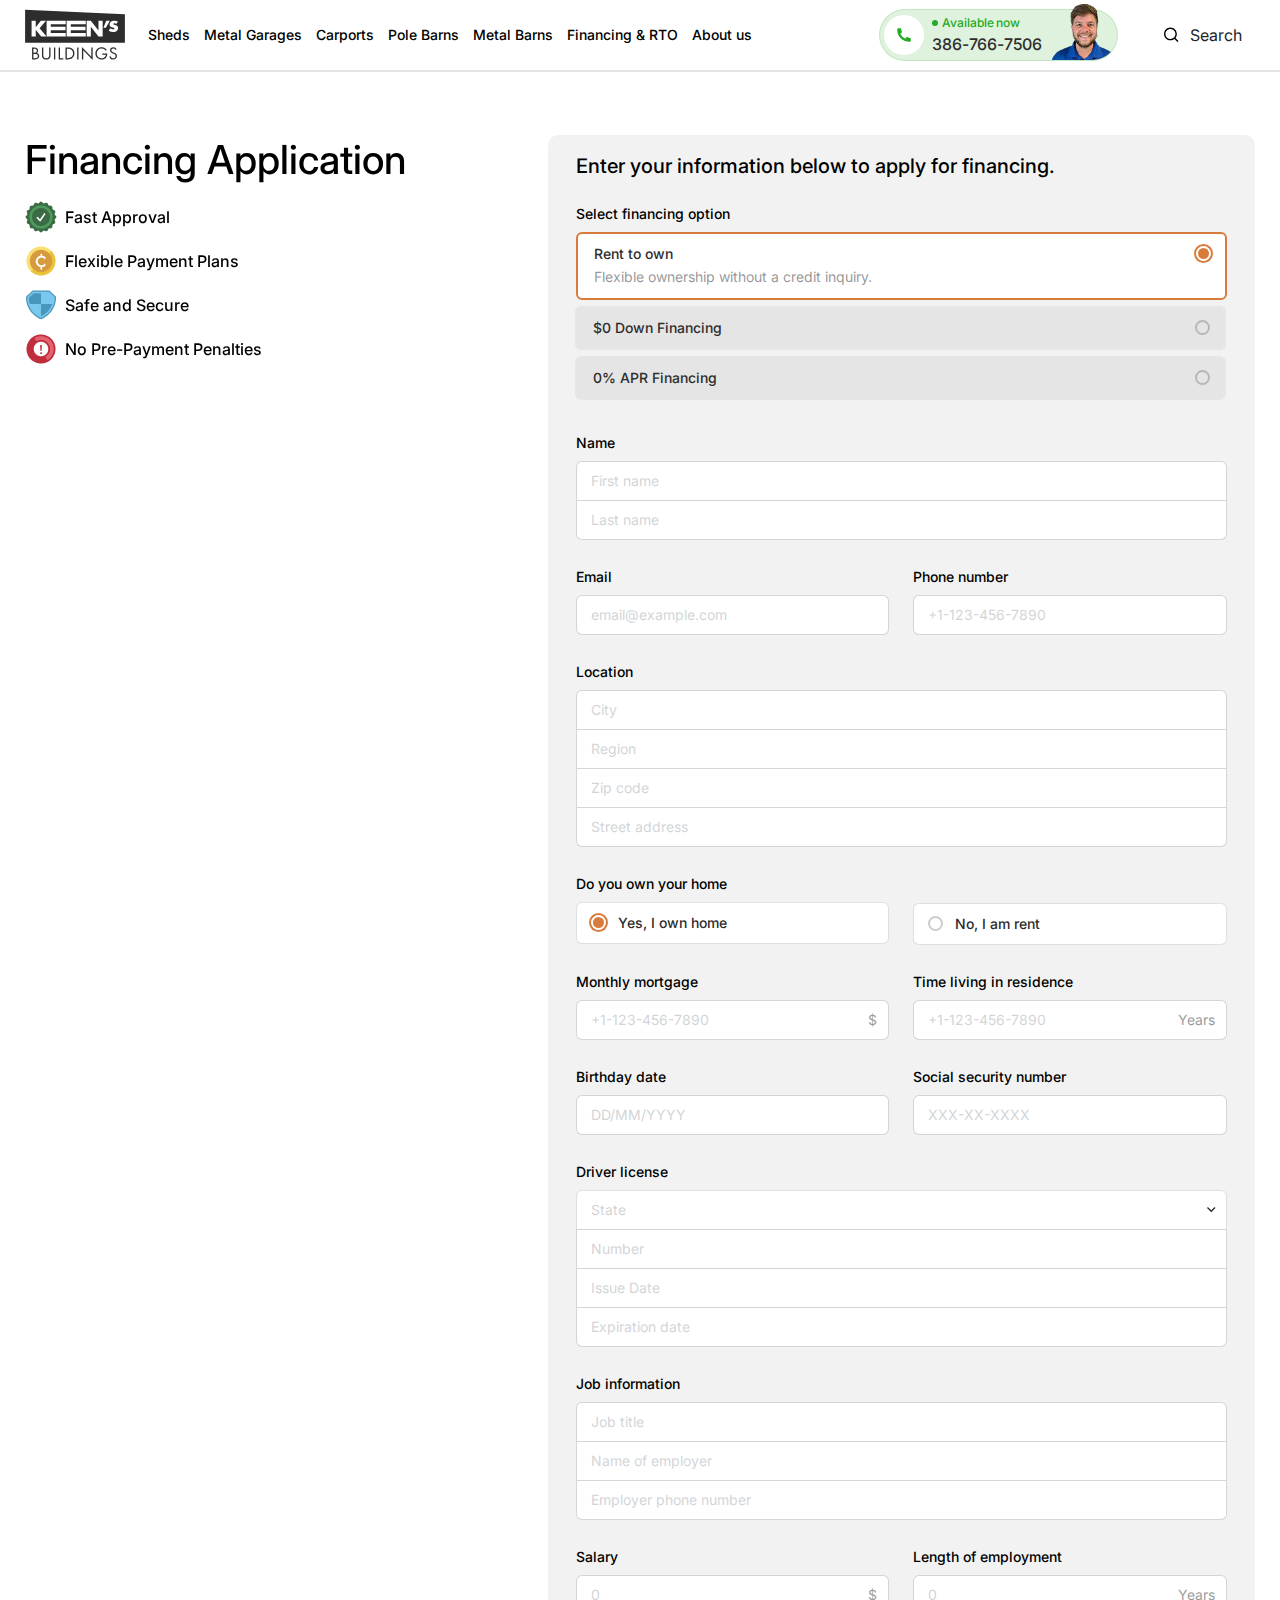
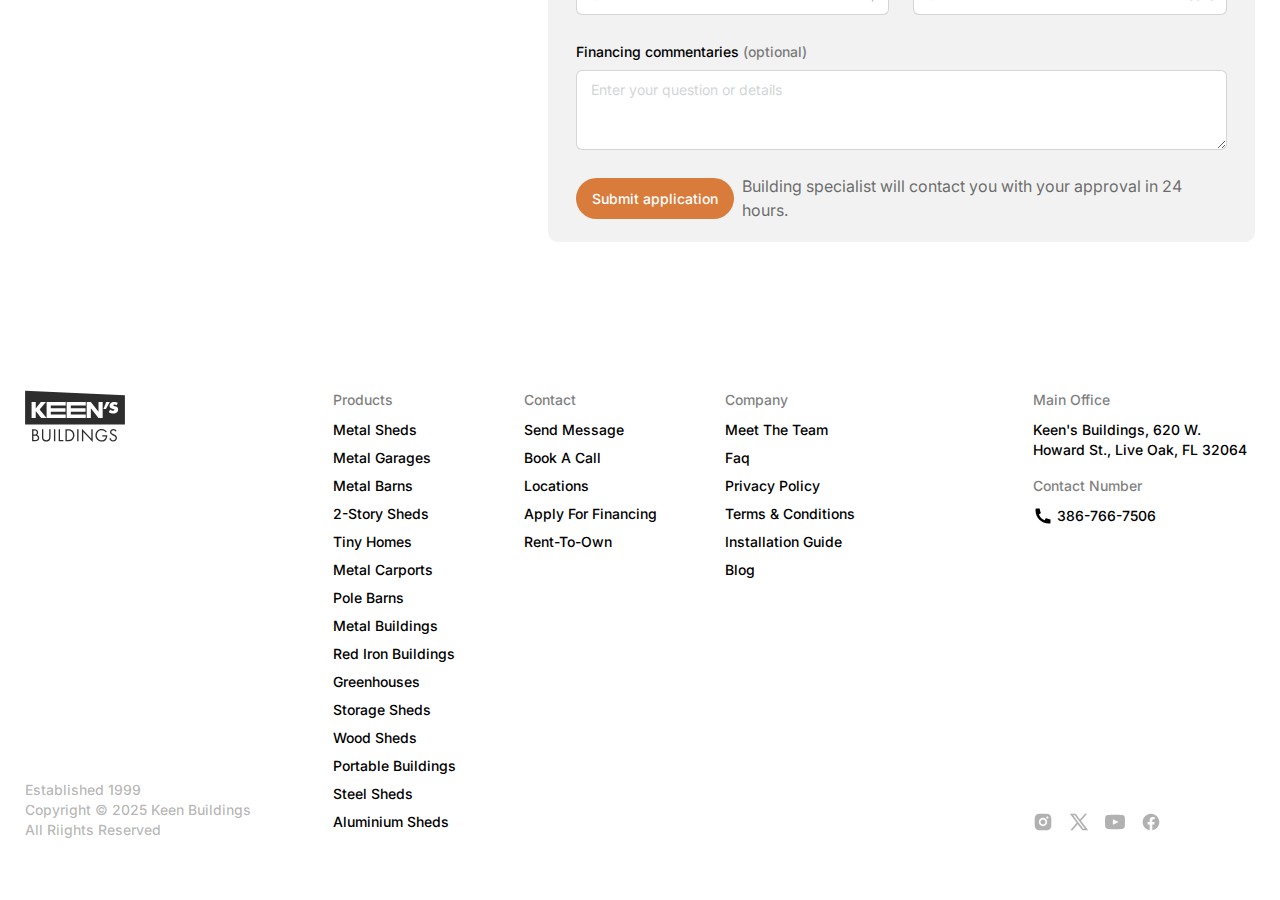
<file: financing-application.html>
<!doctype html>
<html lang="en">

<head>
   <!-- Required meta tags -->
   <meta charset="utf-8">
   <meta name="viewport" content="width=device-width, initial-scale=1">
   <link rel="icon" type="image/png" sizes="32x32" href="images/favicon.png">
   <!-- Bootstrap CSS -->
   <link rel="stylesheet" href="css/bootstrap.min.css">
   <link rel="stylesheet" href="css/aos.css">
   <link rel="stylesheet" href="css/swiper-bundle.min.css">
   <link rel="stylesheet" href="css/flatpickr.min.css">
   <link rel="stylesheet" href="css/style.css">
   <link rel="stylesheet" href="css/responsive.css">
   <title>Keen's</title>
</head>

<body>
   <header class="header">
      <div class="header-top">
         <div class="container">
            <div class="d-flex align-items-center  position-relative">
               <div class="logo me-auto">
                  <a href="index.html">
                     <img src="images/logo.svg" alt="">
                  </a>
               </div>
               <div class="header-right d-flex align-items-center justify-content-center">
                  <div class="offcanvas offcanvas-start" tabindex="-1" id="offcanvasExample"
                     aria-labelledby="offcanvasExampleLabel">
                     <div class="offcanvas-header d-none justify-content-between border-bottom">
                        <div class="header-close text-white ms-auto text-end" data-bs-dismiss="offcanvas"
                           aria-label="Close">
                           <svg xmlns="http://www.w3.org/2000/svg" width="16" height="16" fill="currentColor"
                              class="bi bi-x-lg" viewBox="0 0 16 16">
                              <path
                                 d="M2.146 2.854a.5.5 0 1 1 .708-.708L8 7.293l5.146-5.147a.5.5 0 0 1 .708.708L8.707 8l5.147 5.146a.5.5 0 0 1-.708.708L8 8.707l-5.146 5.147a.5.5 0 0 1-.708-.708L7.293 8z" />
                           </svg>
                        </div>
                     </div>
                     <div class="offcanvas-body">
                        <nav>
                           <ul class="navbar-nav">
                              <li class="nav-item"><a href="#" class="nav-link">Sheds</a></li>
                              <li class="nav-item"><a href="metalGarage.html" class="nav-link">Metal Garages</a></li>
                              <li class="nav-item"><a href="#" class="nav-link">Carports</a></li>
                              <li class="nav-item"><a href="#" class="nav-link">Pole Barns</a></li>
                              <li class="nav-item"><a href="#" class="nav-link">Metal Barns</a></li>
                              <li class="nav-item"><a href="#" class="nav-link">Financing & RTO</a></li>
                              <li class="nav-item"><a href="about-us.html" class="nav-link">About us</a></li>
                           </ul>
                        </nav>

                     </div>
                  </div>
               </div>
               <div class="user-auth">
                  <ul class="list-unstyled p-0 m-0 d-flex align-items-center gap-md-3 gap-2">
                     <li class="position-relative me-3">
                        <a href="tel:386-766-7506" class="header-number d-flex align-items-center gap-2 justify-content-between">
                          <div class="contact-left d-flex align-items-center gap-2">
                              <div class="contact-icons">
                                 <span class="d-flex align-items-center justify-content-center">
                                    <svg width="24" height="24" viewBox="0 0 24 24" fill="none" xmlns="http://www.w3.org/2000/svg"><path d="M21 16.42V19.9561C21 20.4811 20.5941 20.9167 20.0705 20.9537C19.6331 20.9846 19.2763 21 19 21C10.1634 21 3 13.8366 3 5C3 4.72371 3.01545 4.36687 3.04635 3.9295C3.08337 3.40588 3.51894 3 4.04386 3H7.5801C7.83678 3 8.05176 3.19442 8.07753 3.4498C8.10067 3.67907 8.12218 3.86314 8.14207 4.00202C8.34435 5.41472 8.75753 6.75936 9.3487 8.00303C9.44359 8.20265 9.38171 8.44159 9.20185 8.57006L7.04355 10.1118C8.35752 13.1811 10.8189 15.6425 13.8882 16.9565L15.4271 14.8019C15.5572 14.6199 15.799 14.5573 16.001 14.6532C17.2446 15.2439 18.5891 15.6566 20.0016 15.8584C20.1396 15.8782 20.3225 15.8995 20.5502 15.9225C20.8056 15.9483 21 16.1633 21 16.42Z" fill="#24AA24"/></svg>
                                 </span>
                              </div>
                              <div class="text-number">
                                 <span class="available">Available now</span>
                                 <span class="number">386-766-7506</span>
                              </div>
                          </div>
                        </a>
                        <div class="contact-img">
                           <img src="images/available-call.png" alt="">
                        </div>
                     </li>
                     <li class="d-md-block d-none search-wrap">
                        <div class="position-relative from-search btn search-toggle d-flex align-items-center gap-1" data-bs-toggle="modal" data-bs-target="#SearchModal">
                           <button class="border-0 btn-search" type="submit">
                              <svg width="14" height="14" viewBox="0 0 14 14" fill="none" xmlns="http://www.w3.org/2000/svg"><path d="M10.6873 9.74453L13.5425 12.5997L12.5997 13.5425L9.74453 10.6873C8.71793 11.5087 7.416 12 6 12C2.688 12 0 9.312 0 6C0 2.688 2.688 0 6 0C9.312 0 12 2.688 12 6C12 7.416 11.5087 8.71793 10.6873 9.74453ZM9.3498 9.24987C10.165 8.40973 10.6667 7.26373 10.6667 6C10.6667 3.42167 8.57833 1.33333 6 1.33333C3.42167 1.33333 1.33333 3.42167 1.33333 6C1.33333 8.57833 3.42167 10.6667 6 10.6667C7.26373 10.6667 8.40973 10.165 9.24987 9.3498L9.3498 9.24987Z" fill="currentColor"/></svg>
                           </button>
                           <span>Search</span>
                        </div>
                     </li>
                     
                  </ul>
               </div>
               <button class="btn btn-open-menu d-xl-none bg-transparent border-0 p-0 ps-md-3" type="button"
                  data-bs-toggle="offcanvas" data-bs-target="#offcanvasExample" aria-controls="offcanvasExample">
                  <span class="mobile-nav">
                     <span class="bar1"></span>
                     <span class="bar2"></span>
                     <span class="bar3"></span>
                  </span>
               </button>
            </div>
         </div>
      </div>
   </header>

   <main class="main">
      
      <section class="financing-application-sec pt-64 pb-80">
         <div class="container">
            <div class="row">
               <div class="col-lg-5 mb-lg-0 mb-4">
                  <div data-aos="fade-up" data-aos-duration="1000">
                     <h1>Financing Application</h1>
                     <ul class="p-0 m-0 list-unstyled application-text-icons d-flex flex-wrap">
                        <li class="d-flex align-items-center gap-2">
                           <span class="icons">
                              <img src="images/Approved.png" alt="">
                           </span>
                           <span>Fast Approval</span>
                        </li>
                        <li class="d-flex align-items-center gap-2">
                           <span class="icons">
                              <img src="images/payment.png" alt="">
                           </span>
                           <span>Flexible Payment Plans</span>
                        </li>
                        <li class="d-flex align-items-center gap-2">
                           <span class="icons">
                              <img src="images/save.png" alt="">
                           </span>
                           <span>Safe and Secure</span>
                        </li>
                        <li class="d-flex align-items-center gap-2">
                           <span class="icons">
                              <img src="images/pre-payment.png" alt="">
                           </span>
                           <span>No Pre-Payment Penalties</span>
                        </li>
                     </ul>
                  </div>
               </div>
               <div class="col-lg-7">
                  <div class="contcat-box grey-bg d-flex flex-wrap  position-relative align-items-center gap-2 justify-content-between" data-aos="fade-up" data-aos-duration="2000">
                     <div class="form-collapse-sec w-100">
                        <div class="mb-4">
                           <h5>Enter your information below to apply for financing.</h5>
                        </div>
                        <div class="massage-send-sec">
                          <form>
                           <div class="row">
                              <div class="col-md-12">
                                 <div class="form-group mb-4">
                                    <label for="">Select financing option</label>
                                    <div class="input-group">
                                       <div class="input-group-prepend d-flex justify-content-between gap-2 flex-row-reverse w-100">
                                          <div class="input-text">
                                             <input type="radio" aria-label="" name="Rent" checked>
                                          </div>
                                          <div class="text-radio">
                                             <h6>Rent to own</h6>
                                             <span>Flexible ownership without a credit inquiry.</span>
                                          </div>
                                       </div>
                                       <div class="input-group-prepend d-flex justify-content-between gap-2 flex-row-reverse w-100">
                                          <div class="input-text">
                                             <input type="radio" aria-label="" name="Rent">
                                          </div>
                                          <div class="text-radio">
                                             <h6>$0 Down Financing</h6>
                                          </div>
                                       </div>
                                       <div class="input-group-prepend d-flex justify-content-between gap-2 flex-row-reverse w-100">
                                          <div class="input-text">
                                             <input type="radio" aria-label="" name="Rent">
                                          </div>
                                          <div class="text-radio">
                                             <h6>0% APR Financing</h6>
                                          </div>
                                       </div>
                                    </div>
                                 </div>
                              </div>
                              <div class="col-md-12">
                                 <div class="form-group mb-4">
                                    <label for="">Name</label>
                                    <input type="text" class="form-control border-bottom-0 rounded-bottom-0" id=""  placeholder="First name">
                                    <input type="text" class="form-control rounded-top-0" id=""  placeholder="Last name">
                                 </div>
                              </div>
                              <div class="col-md-6">
                                 <div class="form-group mb-4">
                                    <label for="">Email</label>
                                    <input type="email" class="form-control" id=""  placeholder="email@example.com">
                                 </div> 
                              </div>
                              <div class="col-md-6">
                                 <div class="form-group mb-4">
                                    <label for="">Phone number</label>
                                    <input type="text" class="form-control" id=""  placeholder="+1-123-456-7890">
                                 </div>
                              </div>
                              <div class="col-md-12">
                                 <div class="form-group mb-4">
                                    <label for="">Location</label>
                                    <input type="text" class="form-control border-bottom-0 rounded-bottom-0" id=""  placeholder="City">
                                    <input type="text" class="form-control rounded-0 border-bottom-0" id=""  placeholder="Region">
                                    <input type="text" class="form-control rounded-0  border-bottom-0" id=""  placeholder="Zip code">
                                    <input type="text" class="form-control rounded-top-0" id=""  placeholder="Street address ">
                                 </div>
                              </div>
                              <div class="col-md-6">
                                 <div class="form-group mb-4">
                                    <label for="">Do you own your home</label>
                                       <div class="input-group-prepend default-input d-flex justify-content-between gap-2 w-100">
                                          <div class="input-text">
                                             <input type="radio" aria-label="" name="home" checked>
                                          </div>
                                          <div class="text-radio">
                                             <h6>Yes, I own home</h6>
                                          </div>
                                       </div>
                                 </div> 
                              </div>
                              <div class="col-md-6">
                                 <div class="form-group mb-4">
                                    <label for=""></label>
                                       <div class="input-group-prepend mt-2 default-input d-flex justify-content-between gap-2 w-100">
                                          <div class="input-text">
                                             <input type="radio" aria-label="" name="home">
                                          </div>
                                          <div class="text-radio">
                                             <h6>No, I am rent</h6>
                                          </div>
                                       </div>
                                 </div>
                              </div>
                              <div class="col-md-6">
                                 <div class="form-group mb-4">
                                    <label for="">Monthly mortgage</label>
                                    <div class="form-right-txet position-relative">
                                       <input type="text" class="form-control pe-4" id=""  placeholder="+1-123-456-7890">
                                       <span class="icons position-absolute">$</span>
                                    </div>
                                 </div>
                              </div>
                              <div class="col-md-6">
                                 <div class="form-group mb-4">
                                    <label for="">Time living in residence</label>
                                    <div class="form-right-txet position-relative">
                                       <input type="text" class="form-control pe-4" id=""  placeholder="+1-123-456-7890">
                                       <span class="icons position-absolute">Years</span>
                                    </div>
                                 </div>
                              </div>
                              <div class="col-md-6">
                                 <div class="form-group mb-4">
                                    <label for="">Birthday date</label>
                                    <div class=" position-relative">
                                       <input type="text" class="form-control pe-4" id=""  placeholder="DD/MM/YYYY">
                                    </div>
                                 </div>
                              </div>
                              <div class="col-md-6">
                                 <div class="form-group mb-4">
                                    <label for="">Social security number</label>
                                    <div class=" position-relative">
                                       <input type="text" class="form-control pe-4" id=""  placeholder="XXX-XX-XXXX">
                                    </div>
                                 </div>
                              </div>
                              <div class="col-md-12">
                                 <div class="form-group mb-4">
                                    <label for="">Driver license</label>
                                    <select class="w-100 form-control border-bottom-0 rounded-bottom-0 select-text-opacity"  id="stateSelect">
                                       <option value="" selected disabled>State</option>
                                       <option value="state1">State 1</option>
                                    </select>
                                    <input type="text" class="form-control rounded-0 border-bottom-0" id=""  placeholder="Number">
                                    <input type="text" class="form-control rounded-0  border-bottom-0" id=""  placeholder="Issue Date ">
                                    <input type="text" class="form-control rounded-top-0" id=""  placeholder="Expiration date ">
                                 </div>
                              </div>
                              <div class="col-md-12">
                                 <div class="form-group mb-4">
                                    <label for="">Job information</label>
                                    <input type="text" class="form-control border-bottom-0 rounded-bottom-0" id=""  placeholder="Job title">
                                    <input type="text" class="form-control rounded-0 border-bottom-0" id=""  placeholder="Name of employer">
                                    <input type="text" class="form-control rounded-top-0" id=""  placeholder="Employer phone number ">
                                 </div>
                              </div>
                              <div class="col-md-6">
                                 <div class="form-group mb-4">
                                    <label for="">Salary</label>
                                    <div class="form-right-txet position-relative">
                                       <input type="text" class="form-control pe-4" id="" placeholder="0">
                                       <span class="icons position-absolute">$</span>
                                    </div>
                                 </div>
                              </div>
                              <div class="col-md-6">
                                 <div class="form-group mb-4">
                                    <label for="">Length of employment</label>
                                    <div class="form-right-txet position-relative">
                                       <input type="text" class="form-control pe-4" id=""  placeholder="0">
                                       <span class="icons position-absolute">Years</span>
                                    </div>
                                 </div>
                              </div>
                              <div class="col-md-12">
                                 <div class="form-group mb-4">
                                    <label for="">Financing commentaries <span>(optional)</span></label>
                                    <textarea class="form-control" id="" rows="3" placeholder="Enter your question or details"></textarea>
                                 </div>
                              </div>

                           </div>
                           <div class="footer-form-box d-flex align-items-center gap-2 flex-lg-nowrap flex-wrap">
                              <button type="submit" class="btn-theme btn-orange">Submit application</button>
                              <p  class="m-0 p-0">Building specialist will contact you with your approval in 24 hours.</p>
                           </div>
                              
                           </form>
                        </div>
                     </div>
                  </div>
               </div>
            </div>
         </div>
      </section>


   </main>


   <footer class="footer">
      <div class="top-footer">
         <div class="container">
            <div class="inner-footer-box d-flex flex-wrap justify-content-between">
               <div class="left-footer d-flex flex-lg-column">
                  <a href="index.html" class="footer-logo">
                     <img src="images/logo.svg" alt="">
                  </a>

                  <div class="bottom-items-footer socile-footer mt-auto d-lg-none d-block">
                     <ul class="p-0 m-0 list-unstyled d-flex align-items-center gap-3">
                        <li>
                           <a href="#">
                              <svg width="20" height="20" viewBox="0 0 20 20" fill="none"
                                 xmlns="http://www.w3.org/2000/svg">
                                 <path
                                    d="M10.8567 1.6673C11.7946 1.66885 12.2698 1.67381 12.6805 1.68604L12.8422 1.69132C13.0291 1.69796 13.2134 1.7063 13.4357 1.71671C14.3224 1.75769 14.9273 1.89796 15.4586 2.10421C16.0078 2.31602 16.4717 2.60213 16.9349 3.06533C17.3974 3.52852 17.6836 3.9938 17.8961 4.54171C18.1016 5.07227 18.2419 5.67783 18.2836 6.56463C18.2935 6.78686 18.3015 6.97119 18.3081 7.15806L18.3133 7.3198C18.3255 7.73041 18.3311 8.20574 18.3328 9.1436L18.3335 9.76494C18.3336 9.84086 18.3336 9.91919 18.3336 10L18.3335 10.2351L18.333 10.8565C18.3314 11.7944 18.3265 12.2697 18.3142 12.6803L18.3089 12.842C18.3023 13.0289 18.294 13.2133 18.2836 13.4354C18.2426 14.3223 18.1016 14.9271 17.8961 15.4584C17.6842 16.0077 17.3974 16.4716 16.9349 16.9348C16.4717 17.3973 16.0057 17.6834 15.4586 17.8959C14.9273 18.1014 14.3224 18.2417 13.4357 18.2834C13.2134 18.2933 13.0291 18.3014 12.8422 18.3079L12.6805 18.3131C12.2698 18.3254 11.7946 18.3309 10.8567 18.3327L10.2353 18.3334C10.1594 18.3334 10.0811 18.3334 10.0002 18.3334H9.76516L9.14375 18.3328C8.20591 18.3313 7.7306 18.3263 7.31997 18.314L7.15824 18.3088C6.97136 18.3021 6.78703 18.2938 6.56481 18.2834C5.67801 18.2424 5.07384 18.1014 4.5419 17.8959C3.99328 17.6841 3.5287 17.3973 3.06551 16.9348C2.60231 16.4716 2.3169 16.0056 2.1044 15.4584C1.89815 14.9271 1.75856 14.3223 1.7169 13.4354C1.707 13.2133 1.69892 13.0289 1.69238 12.842L1.68714 12.6803C1.67495 12.2697 1.66939 11.7944 1.66759 10.8565L1.66748 9.1436C1.66903 8.20574 1.67399 7.73041 1.68621 7.3198L1.69151 7.15806C1.69815 6.97119 1.70648 6.78686 1.7169 6.56463C1.75786 5.67713 1.89815 5.07296 2.1044 4.54171C2.3162 3.99311 2.60231 3.52852 3.06551 3.06533C3.5287 2.60213 3.99398 2.31671 4.5419 2.10421C5.07315 1.89796 5.67731 1.75838 6.56481 1.71671C6.78703 1.70682 6.97136 1.69875 7.15824 1.69221L7.31997 1.68696C7.7306 1.67476 8.20591 1.66921 9.14375 1.66741L10.8567 1.6673ZM10.0002 5.83338C7.69781 5.83338 5.83356 7.69966 5.83356 10C5.83356 12.3024 7.69984 14.1667 10.0002 14.1667C12.3027 14.1667 14.1669 12.3004 14.1669 10C14.1669 7.69763 12.3006 5.83338 10.0002 5.83338ZM10.0002 7.50005C11.381 7.50005 12.5002 8.61894 12.5002 10C12.5002 11.3808 11.3813 12.5 10.0002 12.5C8.6195 12.5 7.50023 11.3812 7.50023 10C7.50023 8.61927 8.61908 7.50005 10.0002 7.50005ZM14.3752 4.58338C13.8008 4.58338 13.3336 5.04997 13.3336 5.62434C13.3336 6.19871 13.8002 6.66602 14.3752 6.66602C14.9496 6.66602 15.4169 6.19944 15.4169 5.62434C15.4169 5.04997 14.9488 4.58266 14.3752 4.58338Z"
                                    fill="black" />
                              </svg>
                           </a>
                        </li>
                        <li>
                           <a href="#">
                              <svg width="20" height="20" viewBox="0 0 20 20" fill="none"
                                 xmlns="http://www.w3.org/2000/svg">
                                 <path
                                    d="M6.66683 1.66669H0.833496L7.71755 10.8454L1.20845 18.3333H3.41681L8.74041 12.2092L13.3335 18.3334H19.1668L11.9932 8.7686L18.1669 1.66669H15.9586L10.9704 7.40484L6.66683 1.66669ZM14.1668 16.6667L4.16683 3.33335H5.8335L15.8335 16.6667H14.1668Z"
                                    fill="black" />
                              </svg>
                           </a>
                        </li>
                        <li>
                           <a href="#">
                              <svg width="20" height="20" viewBox="0 0 20 20" fill="none"
                                 xmlns="http://www.w3.org/2000/svg">
                                 <path
                                    d="M0.174647 5.67232C0.266455 4.2589 1.40282 3.15121 2.81748 3.08113C4.86599 2.97964 7.79391 2.85724 10 2.85724C12.2061 2.85724 15.134 2.97964 17.1825 3.08113C18.5972 3.15121 19.7335 4.2589 19.8254 5.67232C19.9133 7.02647 20 8.69271 20 10.0001C20 11.3075 19.9133 12.9737 19.8254 14.3279C19.7335 15.7413 18.5972 16.849 17.1825 16.9191C15.134 17.0206 12.2061 17.143 10 17.143C7.79391 17.143 4.86599 17.0206 2.81748 16.9191C1.40282 16.849 0.266455 15.7413 0.174647 14.3279C0.0866885 12.9737 0 11.3075 0 10.0001C0 8.69271 0.0866885 7.02647 0.174647 5.67232Z"
                                    fill="black" />
                                 <path d="M7.85742 7.1424V12.8567L13.5717 9.99954L7.85742 7.1424Z" fill="white" />
                              </svg>
                           </a>
                        </li>
                        <li>
                           <a href="#">
                              <svg width="20" height="20" viewBox="0 0 20 20" fill="none"
                                 xmlns="http://www.w3.org/2000/svg">
                                 <path
                                    d="M10.0008 1.66669C5.39844 1.66669 1.66748 5.39765 1.66748 10C1.66748 14.1594 4.71486 17.6069 8.69875 18.2321V12.4089H6.58284V10H8.69875V8.16409C8.69875 6.07555 9.94283 4.9219 11.8463 4.9219C12.7581 4.9219 13.7117 5.08465 13.7117 5.08465V7.13544H12.6609C11.6257 7.13544 11.3029 7.7778 11.3029 8.43685V10H13.6141L13.2447 12.4089H11.3029V18.2321C15.2867 17.6069 18.3342 14.1594 18.3342 10C18.3342 5.39765 14.6032 1.66669 10.0008 1.66669Z"
                                    fill="black" />
                              </svg>
                           </a>
                        </li>
                     </ul>
                  </div>

                  <div class="copyr-ght-box mt-auto d-lg-block d-none">
                     <p class="m-0 p-0">
                        <span class="d-block">Established 1999</span>
                        <span>Copyright © 2025 Keen Buildings</span>
                        <span class="d-block">All Riights Reserved</span>
                     </p>
                  </div>
               </div>
               <div class="mid-footer">
                  <div class="footer-item-box d-flex flex-wrap justify-content-between">
                     <div class="item-footer">
                        <h4>Products</h4>
                        <ul class="p-0 m-0 list-unstyled">
                           <li>
                              <a href="#">metal Sheds</a>
                           </li>
                           <li>
                              <a href="#">metal Garages</a>
                           </li>
                           <li>
                              <a href="#">metal Barns </a>
                           </li>
                           <li>
                              <a href="#">2-Story Sheds</a>
                           </li>
                           <li>
                              <a href="#">Tiny Homes</a>
                           </li>
                           <li>
                              <a href="#">Metal Carports</a>
                           </li>
                           <li>
                              <a href="#">Pole barns</a>
                           </li>
                           <li>
                              <a href="#">Metal buildings</a>
                           </li>
                           <li>
                              <a href="#">Red iron buildings</a>
                           </li>
                           <li>
                              <a href="#">greenhouses</a>
                           </li>
                           <li>
                              <a href="#">storage sheds</a>
                           </li>
                           <li>
                              <a href="#">wood sheds</a>
                           </li>
                           <li>
                              <a href="#">portable buildings</a>
                           </li>
                           <li>
                              <a href="#">steel sheds</a>
                           </li>
                           <li>
                              <a href="#">Aluminium sheds</a>
                           </li>
                        </ul>
                     </div>
                     <div class="item-footer">
                        <h4>Contact</h4>
                        <ul class="p-0 m-0 list-unstyled">
                           <li>
                              <a href="#">send message</a>
                           </li>
                           <li>
                              <a href="#">book a call</a>
                           </li>
                           <li>
                              <a href="#">locations</a>
                           </li>
                           <li>
                              <a href="#">Apply for Financing</a>
                           </li>
                           <li>
                              <a href="#">Rent-to-own</a>
                           </li>
                        </ul>
                     </div>
                     <div class="item-footer">
                        <h4>Company</h4>
                        <ul class="p-0 m-0 list-unstyled">
                           <li>
                              <a href="#">Meet the team </a>
                           </li>
                           <li>
                              <a href="#">Faq</a>
                           </li>
                           <li>
                              <a href="#">privacy Policy</a>
                           </li>
                           <li>
                              <a href="#">Terms & Conditions</a>
                           </li>
                           <li>
                              <a href="#">Installation guide</a>
                           </li>
                           <li>
                              <a href="#">Blog</a>
                           </li>
                        </ul>
                     </div>
                  </div>
               </div>
               <div class="right-footer">
                  <div class="item-footer d-flex flex-column h-100 justify-content-end ms-auto">
                     <div class="top-items-footer">
                        <h4>Main office</h4>
                        <p>Keen's Buildings, 620 W. Howard St., Live Oak, FL 32064</p>
                        <h4 class="mt-3">Contact number</h4>
                        <a href="tel:386-766-7506" class="d-flex align-items-center gap-1">
                           <svg width="20" height="20" viewBox="0 0 20 20" fill="none"
                              xmlns="http://www.w3.org/2000/svg">
                              <path
                                 d="M17.5 13.6833V16.6301C17.5 17.0676 17.1617 17.4306 16.7254 17.4614C16.3609 17.4872 16.0636 17.5 15.8333 17.5C8.4695 17.5 2.5 11.5305 2.5 4.16667C2.5 3.93642 2.51288 3.63906 2.53863 3.27458C2.56948 2.83823 2.93245 2.5 3.36988 2.5H6.31675C6.53065 2.5 6.7098 2.66202 6.73127 2.87483C6.75056 3.06589 6.76848 3.21928 6.78506 3.33502C6.95362 4.51227 7.29794 5.6328 7.79058 6.66919C7.86966 6.83554 7.81809 7.03466 7.66821 7.14172L5.86962 8.4265C6.9646 10.9843 9.01575 13.0354 11.5735 14.1304L12.8559 12.3349C12.9643 12.1832 13.1658 12.1311 13.3342 12.211C14.3705 12.7032 15.4909 13.0472 16.668 13.2153C16.783 13.2318 16.9354 13.2496 17.1252 13.2687C17.338 13.2902 17.5 13.4694 17.5 13.6833Z"
                                 fill="currentColor" />
                           </svg>
                           <span>386-766-7506</span>
                        </a>
                     </div>
                     <div class="bottom-items-footer socile-footer mt-auto d-lg-block d-none">
                        <ul class="p-0 m-0 list-unstyled d-flex align-items-center gap-3">
                           <li>
                              <a href="#">
                                 <svg width="20" height="20" viewBox="0 0 20 20" fill="none"
                                    xmlns="http://www.w3.org/2000/svg">
                                    <path
                                       d="M10.8567 1.6673C11.7946 1.66885 12.2698 1.67381 12.6805 1.68604L12.8422 1.69132C13.0291 1.69796 13.2134 1.7063 13.4357 1.71671C14.3224 1.75769 14.9273 1.89796 15.4586 2.10421C16.0078 2.31602 16.4717 2.60213 16.9349 3.06533C17.3974 3.52852 17.6836 3.9938 17.8961 4.54171C18.1016 5.07227 18.2419 5.67783 18.2836 6.56463C18.2935 6.78686 18.3015 6.97119 18.3081 7.15806L18.3133 7.3198C18.3255 7.73041 18.3311 8.20574 18.3328 9.1436L18.3335 9.76494C18.3336 9.84086 18.3336 9.91919 18.3336 10L18.3335 10.2351L18.333 10.8565C18.3314 11.7944 18.3265 12.2697 18.3142 12.6803L18.3089 12.842C18.3023 13.0289 18.294 13.2133 18.2836 13.4354C18.2426 14.3223 18.1016 14.9271 17.8961 15.4584C17.6842 16.0077 17.3974 16.4716 16.9349 16.9348C16.4717 17.3973 16.0057 17.6834 15.4586 17.8959C14.9273 18.1014 14.3224 18.2417 13.4357 18.2834C13.2134 18.2933 13.0291 18.3014 12.8422 18.3079L12.6805 18.3131C12.2698 18.3254 11.7946 18.3309 10.8567 18.3327L10.2353 18.3334C10.1594 18.3334 10.0811 18.3334 10.0002 18.3334H9.76516L9.14375 18.3328C8.20591 18.3313 7.7306 18.3263 7.31997 18.314L7.15824 18.3088C6.97136 18.3021 6.78703 18.2938 6.56481 18.2834C5.67801 18.2424 5.07384 18.1014 4.5419 17.8959C3.99328 17.6841 3.5287 17.3973 3.06551 16.9348C2.60231 16.4716 2.3169 16.0056 2.1044 15.4584C1.89815 14.9271 1.75856 14.3223 1.7169 13.4354C1.707 13.2133 1.69892 13.0289 1.69238 12.842L1.68714 12.6803C1.67495 12.2697 1.66939 11.7944 1.66759 10.8565L1.66748 9.1436C1.66903 8.20574 1.67399 7.73041 1.68621 7.3198L1.69151 7.15806C1.69815 6.97119 1.70648 6.78686 1.7169 6.56463C1.75786 5.67713 1.89815 5.07296 2.1044 4.54171C2.3162 3.99311 2.60231 3.52852 3.06551 3.06533C3.5287 2.60213 3.99398 2.31671 4.5419 2.10421C5.07315 1.89796 5.67731 1.75838 6.56481 1.71671C6.78703 1.70682 6.97136 1.69875 7.15824 1.69221L7.31997 1.68696C7.7306 1.67476 8.20591 1.66921 9.14375 1.66741L10.8567 1.6673ZM10.0002 5.83338C7.69781 5.83338 5.83356 7.69966 5.83356 10C5.83356 12.3024 7.69984 14.1667 10.0002 14.1667C12.3027 14.1667 14.1669 12.3004 14.1669 10C14.1669 7.69763 12.3006 5.83338 10.0002 5.83338ZM10.0002 7.50005C11.381 7.50005 12.5002 8.61894 12.5002 10C12.5002 11.3808 11.3813 12.5 10.0002 12.5C8.6195 12.5 7.50023 11.3812 7.50023 10C7.50023 8.61927 8.61908 7.50005 10.0002 7.50005ZM14.3752 4.58338C13.8008 4.58338 13.3336 5.04997 13.3336 5.62434C13.3336 6.19871 13.8002 6.66602 14.3752 6.66602C14.9496 6.66602 15.4169 6.19944 15.4169 5.62434C15.4169 5.04997 14.9488 4.58266 14.3752 4.58338Z"
                                       fill="black" />
                                 </svg>
                              </a>
                           </li>
                           <li>
                              <a href="#">
                                 <svg width="20" height="20" viewBox="0 0 20 20" fill="none"
                                    xmlns="http://www.w3.org/2000/svg">
                                    <path
                                       d="M6.66683 1.66669H0.833496L7.71755 10.8454L1.20845 18.3333H3.41681L8.74041 12.2092L13.3335 18.3334H19.1668L11.9932 8.7686L18.1669 1.66669H15.9586L10.9704 7.40484L6.66683 1.66669ZM14.1668 16.6667L4.16683 3.33335H5.8335L15.8335 16.6667H14.1668Z"
                                       fill="black" />
                                 </svg>
                              </a>
                           </li>
                           <li>
                              <a href="#">
                                 <svg width="20" height="20" viewBox="0 0 20 20" fill="none"
                                    xmlns="http://www.w3.org/2000/svg">
                                    <path
                                       d="M0.174647 5.67232C0.266455 4.2589 1.40282 3.15121 2.81748 3.08113C4.86599 2.97964 7.79391 2.85724 10 2.85724C12.2061 2.85724 15.134 2.97964 17.1825 3.08113C18.5972 3.15121 19.7335 4.2589 19.8254 5.67232C19.9133 7.02647 20 8.69271 20 10.0001C20 11.3075 19.9133 12.9737 19.8254 14.3279C19.7335 15.7413 18.5972 16.849 17.1825 16.9191C15.134 17.0206 12.2061 17.143 10 17.143C7.79391 17.143 4.86599 17.0206 2.81748 16.9191C1.40282 16.849 0.266455 15.7413 0.174647 14.3279C0.0866885 12.9737 0 11.3075 0 10.0001C0 8.69271 0.0866885 7.02647 0.174647 5.67232Z"
                                       fill="black" />
                                    <path d="M7.85742 7.1424V12.8567L13.5717 9.99954L7.85742 7.1424Z" fill="white" />
                                 </svg>
                              </a>
                           </li>
                           <li>
                              <a href="#">
                                 <svg width="20" height="20" viewBox="0 0 20 20" fill="none"
                                    xmlns="http://www.w3.org/2000/svg">
                                    <path
                                       d="M10.0008 1.66669C5.39844 1.66669 1.66748 5.39765 1.66748 10C1.66748 14.1594 4.71486 17.6069 8.69875 18.2321V12.4089H6.58284V10H8.69875V8.16409C8.69875 6.07555 9.94283 4.9219 11.8463 4.9219C12.7581 4.9219 13.7117 5.08465 13.7117 5.08465V7.13544H12.6609C11.6257 7.13544 11.3029 7.7778 11.3029 8.43685V10H13.6141L13.2447 12.4089H11.3029V18.2321C15.2867 17.6069 18.3342 14.1594 18.3342 10C18.3342 5.39765 14.6032 1.66669 10.0008 1.66669Z"
                                       fill="black" />
                                 </svg>
                              </a>
                           </li>
                        </ul>
                     </div>
                  </div>
               </div>
            </div>
         </div>
      </div>
      <div class="footer-bottom d-lg-none d-block">
         <div class="container">
            <div class="copyr-ght-box mt-auto">
               <p class="m-0 p-0">
                  <span class="d-block">Established 1999</span>
                  <span>Copyright © 2025 Keen Buildings</span>
                  <span class="d-block">All Riights Reserved</span>
               </p>
            </div>
         </div>
      </div>
   </footer>

<!-- search modal  -->

   <div class="modal fade search-modal-box" id="SearchModal" tabindex="-1">
      <div class="modal-dialog modal-xl" role="document">
         <div class="modal-content">
            <div class="modal-body">
               <form class="search-form">
                  <div class="position-relative from-search d-flex gap-3 align-items-center justify-content-between">
                     <input class="form-control" type="text" placeholder="Search" aria-label="Search">
                     <button class="border-0  btn-search" type="submit">
                        <svg width="14" height="14" viewBox="0 0 14 14" fill="none" xmlns="http://www.w3.org/2000/svg"><path d="M10.6873 9.74453L13.5425 12.5997L12.5997 13.5425L9.74453 10.6873C8.71793 11.5087 7.416 12 6 12C2.688 12 0 9.312 0 6C0 2.688 2.688 0 6 0C9.312 0 12 2.688 12 6C12 7.416 11.5087 8.71793 10.6873 9.74453ZM9.3498 9.24987C10.165 8.40973 10.6667 7.26373 10.6667 6C10.6667 3.42167 8.57833 1.33333 6 1.33333C3.42167 1.33333 1.33333 3.42167 1.33333 6C1.33333 8.57833 3.42167 10.6667 6 10.6667C7.26373 10.6667 8.40973 10.165 9.24987 9.3498L9.3498 9.24987Z" fill="currentColor"/></svg>
                     </button>
                  </div>
               </form> 
            </div>
         </div>
      </div>
   </div>


   <script src="js/swiper-bundle.min.js"></script>
   <script src="js/jquery.min.js"></script>
   <script src="js/bootstrap.bundle.js"></script>
   <script src="js/aos.js"></script>
   <script src="js/flatpickr.js"></script>

      <script>
      flatpickr("#datePicker", {
      dateFormat: "d-m-Y",
      inline: true,   
      defaultDate: "today",
      open: true  
      });
      </script>
   <script src="js/custom.js"></script>




   <script>
      function Marquee(selector, speed) {
         const parentSelector = document.querySelector(selector);
         const clone = parentSelector.innerHTML;
         const firstElement = parentSelector.children[0];
         let i = 0;
         console.log(firstElement);
         parentSelector.insertAdjacentHTML('beforeend', clone);
         parentSelector.insertAdjacentHTML('beforeend', clone);

         setInterval(function () {
            firstElement.style.marginLeft = `-${i}px`;
            if (i > firstElement.clientWidth) {
               i = 0;
            }
            i = i + speed;
         }, 0);
      }

      window.addEventListener('load', Marquee('.marquee', 0.4))
   </script>

</body>

</html>
</file>
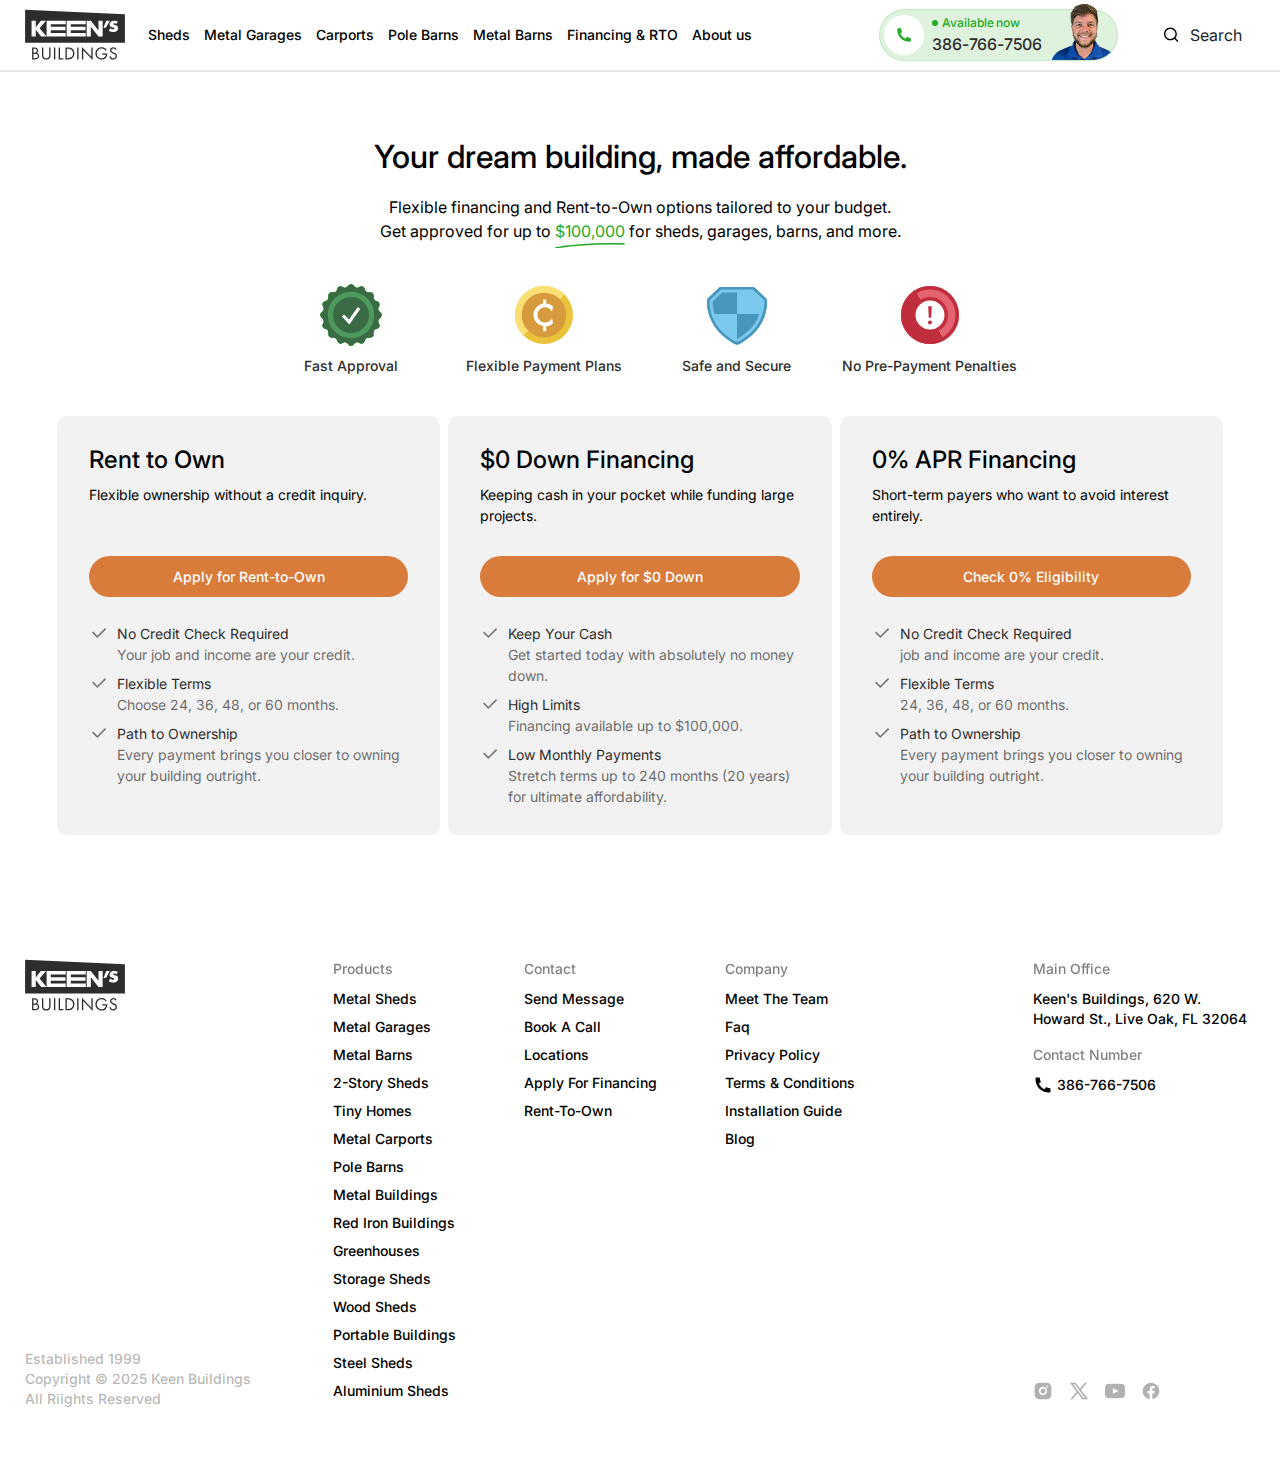
<file: financing.html>
<!doctype html>
<html lang="en">

<head>
   <!-- Required meta tags -->
   <meta charset="utf-8">
   <meta name="viewport" content="width=device-width, initial-scale=1">
   <link rel="icon" type="image/png" sizes="32x32" href="images/favicon.png">
   <!-- Bootstrap CSS -->
   <link rel="stylesheet" href="css/bootstrap.min.css">
   <link rel="stylesheet" href="css/aos.css">
   <link rel="stylesheet" href="css/swiper-bundle.min.css">
   <link rel="stylesheet" href="css/flatpickr.min.css">
   <link rel="stylesheet" href="css/style.css">
   <link rel="stylesheet" href="css/responsive.css">
   <title>Keen's</title>
</head>

<body>
   <header class="header">
      <div class="header-top">
         <div class="container">
            <div class="d-flex align-items-center  position-relative">
               <div class="logo me-auto">
                  <a href="index.html">
                     <img src="images/logo.svg" alt="">
                  </a>
               </div>
               <div class="header-right d-flex align-items-center justify-content-center">
                  <div class="offcanvas offcanvas-start" tabindex="-1" id="offcanvasExample"
                     aria-labelledby="offcanvasExampleLabel">
                     <div class="offcanvas-header d-none justify-content-between border-bottom">
                        <div class="header-close text-white ms-auto text-end" data-bs-dismiss="offcanvas"
                           aria-label="Close">
                           <svg xmlns="http://www.w3.org/2000/svg" width="16" height="16" fill="currentColor"
                              class="bi bi-x-lg" viewBox="0 0 16 16">
                              <path
                                 d="M2.146 2.854a.5.5 0 1 1 .708-.708L8 7.293l5.146-5.147a.5.5 0 0 1 .708.708L8.707 8l5.147 5.146a.5.5 0 0 1-.708.708L8 8.707l-5.146 5.147a.5.5 0 0 1-.708-.708L7.293 8z" />
                           </svg>
                        </div>
                     </div>
                     <div class="offcanvas-body">
                        <nav>
                           <ul class="navbar-nav">
                              <li class="nav-item"><a href="#" class="nav-link">Sheds</a></li>
                              <li class="nav-item"><a href="metalGarage.html" class="nav-link">Metal Garages</a></li>
                              <li class="nav-item"><a href="#" class="nav-link">Carports</a></li>
                              <li class="nav-item"><a href="#" class="nav-link">Pole Barns</a></li>
                              <li class="nav-item"><a href="#" class="nav-link">Metal Barns</a></li>
                              <li class="nav-item"><a href="#" class="nav-link">Financing & RTO</a></li>
                              <li class="nav-item"><a href="about-us.html" class="nav-link">About us</a></li>
                           </ul>
                        </nav>

                     </div>
                  </div>
               </div>
               <div class="user-auth">
                  <ul class="list-unstyled p-0 m-0 d-flex align-items-center gap-md-3 gap-2">
                     <li class="position-relative me-3">
                        <a href="tel:386-766-7506"
                           class="header-number d-flex align-items-center gap-2 justify-content-between">
                           <div class="contact-left d-flex align-items-center gap-2">
                              <div class="contact-icons">
                                 <span class="d-flex align-items-center justify-content-center">
                                    <svg width="24" height="24" viewBox="0 0 24 24" fill="none"
                                       xmlns="http://www.w3.org/2000/svg">
                                       <path
                                          d="M21 16.42V19.9561C21 20.4811 20.5941 20.9167 20.0705 20.9537C19.6331 20.9846 19.2763 21 19 21C10.1634 21 3 13.8366 3 5C3 4.72371 3.01545 4.36687 3.04635 3.9295C3.08337 3.40588 3.51894 3 4.04386 3H7.5801C7.83678 3 8.05176 3.19442 8.07753 3.4498C8.10067 3.67907 8.12218 3.86314 8.14207 4.00202C8.34435 5.41472 8.75753 6.75936 9.3487 8.00303C9.44359 8.20265 9.38171 8.44159 9.20185 8.57006L7.04355 10.1118C8.35752 13.1811 10.8189 15.6425 13.8882 16.9565L15.4271 14.8019C15.5572 14.6199 15.799 14.5573 16.001 14.6532C17.2446 15.2439 18.5891 15.6566 20.0016 15.8584C20.1396 15.8782 20.3225 15.8995 20.5502 15.9225C20.8056 15.9483 21 16.1633 21 16.42Z"
                                          fill="#24AA24" />
                                    </svg>
                                 </span>
                              </div>
                              <div class="text-number">
                                 <span class="available">Available now</span>
                                 <span class="number">386-766-7506</span>
                              </div>
                           </div>
                        </a>
                        <div class="contact-img">
                           <img src="images/available-call.png" alt="">
                        </div>
                     </li>
                     <li class="d-md-block d-none search-wrap">
                        <div class="position-relative from-search btn search-toggle d-flex align-items-center gap-1"
                           data-bs-toggle="modal" data-bs-target="#SearchModal">
                           <button class="border-0 btn-search" type="submit">
                              <svg width="14" height="14" viewBox="0 0 14 14" fill="none"
                                 xmlns="http://www.w3.org/2000/svg">
                                 <path
                                    d="M10.6873 9.74453L13.5425 12.5997L12.5997 13.5425L9.74453 10.6873C8.71793 11.5087 7.416 12 6 12C2.688 12 0 9.312 0 6C0 2.688 2.688 0 6 0C9.312 0 12 2.688 12 6C12 7.416 11.5087 8.71793 10.6873 9.74453ZM9.3498 9.24987C10.165 8.40973 10.6667 7.26373 10.6667 6C10.6667 3.42167 8.57833 1.33333 6 1.33333C3.42167 1.33333 1.33333 3.42167 1.33333 6C1.33333 8.57833 3.42167 10.6667 6 10.6667C7.26373 10.6667 8.40973 10.165 9.24987 9.3498L9.3498 9.24987Z"
                                    fill="currentColor" />
                              </svg>
                           </button>
                           <span>Search</span>
                        </div>
                     </li>

                  </ul>
               </div>
               <button class="btn btn-open-menu d-xl-none bg-transparent border-0 p-0 ps-md-3" type="button"
                  data-bs-toggle="offcanvas" data-bs-target="#offcanvasExample" aria-controls="offcanvasExample">
                  <span class="mobile-nav">
                     <span class="bar1"></span>
                     <span class="bar2"></span>
                     <span class="bar3"></span>
                  </span>
               </button>
            </div>
         </div>
      </div>
   </header>

   <main class="main">
      <section class="finance-section">
         <div class="container">
            <div class="block-header text-center">
               <h3>Your dream building, made affordable.</h3>
               <p class="subtitle">
                  Flexible financing and Rent-to-Own options tailored to your budget. Get approved for up to
                  <span>$100,000</span> for sheds, garages, barns, and more.
               </p>
            </div>
            <div class="icon-row">
               <div class="icon-box">
                  <img src="images/finance-icon-1.svg" alt="">
                  <span class="d-block">Fast Approval</span>
               </div>
               <div class="icon-box">
                  <img src="images/finance-icon-2.svg" alt="">
                  <span class="d-block">Flexible Payment Plans</span>
               </div>
               <div class="icon-box">
                  <img src="images/finance-icon-3.svg" alt="">
                  <span class="d-block">Safe and Secure</span>
               </div>
               <div class="icon-box">
                  <img src="images/finance-icon-4.svg" alt="">
                  <span class="d-block">No Pre-Payment Penalties</span>
               </div>

            </div>

            <div class="row gx-2">
               <div class="col-lg-4">
                  <div class="finance-card">
                     <h4>Rent to Own</h4>
                     <p class="card-desc">Flexible ownership without a credit inquiry.</p>
                     <a href="#" class="btn-theme btn-orange w-100">Apply for Rent-to-Own</a>
                     <ul>
                        <li><span>No Credit Check Required</span> Your job and income are your credit.</li>
                        <li><span>Flexible Terms</span> Choose 24, 36, 48, or 60 months.</li>
                        <li><span>Path to Ownership</span> Every payment brings you closer to owning your building outright.</li>
                     </ul>
                  </div>
               </div>
               <div class="col-lg-4">
                  <div class="finance-card">
                     <h4>$0 Down Financing</h4>
                     <p class="card-desc">Keeping cash in your pocket while funding large projects.</p>
                     <a href="#" class="btn-theme btn-orange w-100">Apply for $0 Down</a>
                     <ul>
                        <li><span>Keep Your Cash</span> Get started today with absolutely no money down.</li>
                        <li><span>High Limits</span> Financing available up to $100,000.</li>
                        <li><span>Low Monthly Payments</span> Stretch terms up to 240 months (20 years) for ultimate affordability.</li>
                    </ul>
                  </div>
               </div>
               <div class="col-lg-4">
                  <div class="finance-card">
                     <h4>0% APR Financing</h4>
                     <p class="card-desc">Short-term payers who want to avoid interest entirely.</p>
                     <a href="#" class="btn-theme btn-orange w-100">Check 0% Eligibility</a>
                     <ul>
                        <li><span>No Credit Check Required</span> job and income are your credit.</li>
                        <li><span>Flexible Terms</span> 24, 36, 48, or 60 months.</li>
                        <li><span>Path to Ownership</span> Every payment brings you closer to owning your building outright.</li>
                     </ul>
                  </div>
               </div>
            </div>

         </div>
      </section>

   </main>

   <footer class="footer">
      <div class="top-footer">
         <div class="container">
            <div class="inner-footer-box d-flex flex-wrap justify-content-between">
               <div class="left-footer d-flex flex-lg-column">
                  <a href="index.html" class="footer-logo">
                     <img src="images/logo.svg" alt="">
                  </a>

                  <div class="bottom-items-footer socile-footer mt-auto d-lg-none d-block">
                     <ul class="p-0 m-0 list-unstyled d-flex align-items-center gap-3">
                        <li>
                           <a href="#">
                              <svg width="20" height="20" viewBox="0 0 20 20" fill="none"
                                 xmlns="http://www.w3.org/2000/svg">
                                 <path
                                    d="M10.8567 1.6673C11.7946 1.66885 12.2698 1.67381 12.6805 1.68604L12.8422 1.69132C13.0291 1.69796 13.2134 1.7063 13.4357 1.71671C14.3224 1.75769 14.9273 1.89796 15.4586 2.10421C16.0078 2.31602 16.4717 2.60213 16.9349 3.06533C17.3974 3.52852 17.6836 3.9938 17.8961 4.54171C18.1016 5.07227 18.2419 5.67783 18.2836 6.56463C18.2935 6.78686 18.3015 6.97119 18.3081 7.15806L18.3133 7.3198C18.3255 7.73041 18.3311 8.20574 18.3328 9.1436L18.3335 9.76494C18.3336 9.84086 18.3336 9.91919 18.3336 10L18.3335 10.2351L18.333 10.8565C18.3314 11.7944 18.3265 12.2697 18.3142 12.6803L18.3089 12.842C18.3023 13.0289 18.294 13.2133 18.2836 13.4354C18.2426 14.3223 18.1016 14.9271 17.8961 15.4584C17.6842 16.0077 17.3974 16.4716 16.9349 16.9348C16.4717 17.3973 16.0057 17.6834 15.4586 17.8959C14.9273 18.1014 14.3224 18.2417 13.4357 18.2834C13.2134 18.2933 13.0291 18.3014 12.8422 18.3079L12.6805 18.3131C12.2698 18.3254 11.7946 18.3309 10.8567 18.3327L10.2353 18.3334C10.1594 18.3334 10.0811 18.3334 10.0002 18.3334H9.76516L9.14375 18.3328C8.20591 18.3313 7.7306 18.3263 7.31997 18.314L7.15824 18.3088C6.97136 18.3021 6.78703 18.2938 6.56481 18.2834C5.67801 18.2424 5.07384 18.1014 4.5419 17.8959C3.99328 17.6841 3.5287 17.3973 3.06551 16.9348C2.60231 16.4716 2.3169 16.0056 2.1044 15.4584C1.89815 14.9271 1.75856 14.3223 1.7169 13.4354C1.707 13.2133 1.69892 13.0289 1.69238 12.842L1.68714 12.6803C1.67495 12.2697 1.66939 11.7944 1.66759 10.8565L1.66748 9.1436C1.66903 8.20574 1.67399 7.73041 1.68621 7.3198L1.69151 7.15806C1.69815 6.97119 1.70648 6.78686 1.7169 6.56463C1.75786 5.67713 1.89815 5.07296 2.1044 4.54171C2.3162 3.99311 2.60231 3.52852 3.06551 3.06533C3.5287 2.60213 3.99398 2.31671 4.5419 2.10421C5.07315 1.89796 5.67731 1.75838 6.56481 1.71671C6.78703 1.70682 6.97136 1.69875 7.15824 1.69221L7.31997 1.68696C7.7306 1.67476 8.20591 1.66921 9.14375 1.66741L10.8567 1.6673ZM10.0002 5.83338C7.69781 5.83338 5.83356 7.69966 5.83356 10C5.83356 12.3024 7.69984 14.1667 10.0002 14.1667C12.3027 14.1667 14.1669 12.3004 14.1669 10C14.1669 7.69763 12.3006 5.83338 10.0002 5.83338ZM10.0002 7.50005C11.381 7.50005 12.5002 8.61894 12.5002 10C12.5002 11.3808 11.3813 12.5 10.0002 12.5C8.6195 12.5 7.50023 11.3812 7.50023 10C7.50023 8.61927 8.61908 7.50005 10.0002 7.50005ZM14.3752 4.58338C13.8008 4.58338 13.3336 5.04997 13.3336 5.62434C13.3336 6.19871 13.8002 6.66602 14.3752 6.66602C14.9496 6.66602 15.4169 6.19944 15.4169 5.62434C15.4169 5.04997 14.9488 4.58266 14.3752 4.58338Z"
                                    fill="black" />
                              </svg>
                           </a>
                        </li>
                        <li>
                           <a href="#">
                              <svg width="20" height="20" viewBox="0 0 20 20" fill="none"
                                 xmlns="http://www.w3.org/2000/svg">
                                 <path
                                    d="M6.66683 1.66669H0.833496L7.71755 10.8454L1.20845 18.3333H3.41681L8.74041 12.2092L13.3335 18.3334H19.1668L11.9932 8.7686L18.1669 1.66669H15.9586L10.9704 7.40484L6.66683 1.66669ZM14.1668 16.6667L4.16683 3.33335H5.8335L15.8335 16.6667H14.1668Z"
                                    fill="black" />
                              </svg>
                           </a>
                        </li>
                        <li>
                           <a href="#">
                              <svg width="20" height="20" viewBox="0 0 20 20" fill="none"
                                 xmlns="http://www.w3.org/2000/svg">
                                 <path
                                    d="M0.174647 5.67232C0.266455 4.2589 1.40282 3.15121 2.81748 3.08113C4.86599 2.97964 7.79391 2.85724 10 2.85724C12.2061 2.85724 15.134 2.97964 17.1825 3.08113C18.5972 3.15121 19.7335 4.2589 19.8254 5.67232C19.9133 7.02647 20 8.69271 20 10.0001C20 11.3075 19.9133 12.9737 19.8254 14.3279C19.7335 15.7413 18.5972 16.849 17.1825 16.9191C15.134 17.0206 12.2061 17.143 10 17.143C7.79391 17.143 4.86599 17.0206 2.81748 16.9191C1.40282 16.849 0.266455 15.7413 0.174647 14.3279C0.0866885 12.9737 0 11.3075 0 10.0001C0 8.69271 0.0866885 7.02647 0.174647 5.67232Z"
                                    fill="black" />
                                 <path d="M7.85742 7.1424V12.8567L13.5717 9.99954L7.85742 7.1424Z" fill="white" />
                              </svg>
                           </a>
                        </li>
                        <li>
                           <a href="#">
                              <svg width="20" height="20" viewBox="0 0 20 20" fill="none"
                                 xmlns="http://www.w3.org/2000/svg">
                                 <path
                                    d="M10.0008 1.66669C5.39844 1.66669 1.66748 5.39765 1.66748 10C1.66748 14.1594 4.71486 17.6069 8.69875 18.2321V12.4089H6.58284V10H8.69875V8.16409C8.69875 6.07555 9.94283 4.9219 11.8463 4.9219C12.7581 4.9219 13.7117 5.08465 13.7117 5.08465V7.13544H12.6609C11.6257 7.13544 11.3029 7.7778 11.3029 8.43685V10H13.6141L13.2447 12.4089H11.3029V18.2321C15.2867 17.6069 18.3342 14.1594 18.3342 10C18.3342 5.39765 14.6032 1.66669 10.0008 1.66669Z"
                                    fill="black" />
                              </svg>
                           </a>
                        </li>
                     </ul>
                  </div>

                  <div class="copyr-ght-box mt-auto d-lg-block d-none">
                     <p class="m-0 p-0">
                        <span class="d-block">Established 1999</span>
                        <span>Copyright © 2025 Keen Buildings</span>
                        <span class="d-block">All Riights Reserved</span>
                     </p>
                  </div>
               </div>
               <div class="mid-footer">
                  <div class="footer-item-box d-flex flex-wrap justify-content-between">
                     <div class="item-footer">
                        <h4>Products</h4>
                        <ul class="p-0 m-0 list-unstyled">
                           <li>
                              <a href="#">metal Sheds</a>
                           </li>
                           <li>
                              <a href="#">metal Garages</a>
                           </li>
                           <li>
                              <a href="#">metal Barns </a>
                           </li>
                           <li>
                              <a href="#">2-Story Sheds</a>
                           </li>
                           <li>
                              <a href="#">Tiny Homes</a>
                           </li>
                           <li>
                              <a href="#">Metal Carports</a>
                           </li>
                           <li>
                              <a href="#">Pole barns</a>
                           </li>
                           <li>
                              <a href="#">Metal buildings</a>
                           </li>
                           <li>
                              <a href="#">Red iron buildings</a>
                           </li>
                           <li>
                              <a href="#">greenhouses</a>
                           </li>
                           <li>
                              <a href="#">storage sheds</a>
                           </li>
                           <li>
                              <a href="#">wood sheds</a>
                           </li>
                           <li>
                              <a href="#">portable buildings</a>
                           </li>
                           <li>
                              <a href="#">steel sheds</a>
                           </li>
                           <li>
                              <a href="#">Aluminium sheds</a>
                           </li>
                        </ul>
                     </div>
                     <div class="item-footer">
                        <h4>Contact</h4>
                        <ul class="p-0 m-0 list-unstyled">
                           <li>
                              <a href="#">send message</a>
                           </li>
                           <li>
                              <a href="#">book a call</a>
                           </li>
                           <li>
                              <a href="#">locations</a>
                           </li>
                           <li>
                              <a href="#">Apply for Financing</a>
                           </li>
                           <li>
                              <a href="#">Rent-to-own</a>
                           </li>
                        </ul>
                     </div>
                     <div class="item-footer">
                        <h4>Company</h4>
                        <ul class="p-0 m-0 list-unstyled">
                           <li>
                              <a href="#">Meet the team </a>
                           </li>
                           <li>
                              <a href="#">Faq</a>
                           </li>
                           <li>
                              <a href="#">privacy Policy</a>
                           </li>
                           <li>
                              <a href="#">Terms & Conditions</a>
                           </li>
                           <li>
                              <a href="#">Installation guide</a>
                           </li>
                           <li>
                              <a href="#">Blog</a>
                           </li>
                        </ul>
                     </div>
                  </div>
               </div>
               <div class="right-footer">
                  <div class="item-footer d-flex flex-column h-100 justify-content-end ms-auto">
                     <div class="top-items-footer">
                        <h4>Main office</h4>
                        <p>Keen's Buildings, 620 W. Howard St., Live Oak, FL 32064</p>
                        <h4 class="mt-3">Contact number</h4>
                        <a href="tel:386-766-7506" class="d-flex align-items-center gap-1">
                           <svg width="20" height="20" viewBox="0 0 20 20" fill="none"
                              xmlns="http://www.w3.org/2000/svg">
                              <path
                                 d="M17.5 13.6833V16.6301C17.5 17.0676 17.1617 17.4306 16.7254 17.4614C16.3609 17.4872 16.0636 17.5 15.8333 17.5C8.4695 17.5 2.5 11.5305 2.5 4.16667C2.5 3.93642 2.51288 3.63906 2.53863 3.27458C2.56948 2.83823 2.93245 2.5 3.36988 2.5H6.31675C6.53065 2.5 6.7098 2.66202 6.73127 2.87483C6.75056 3.06589 6.76848 3.21928 6.78506 3.33502C6.95362 4.51227 7.29794 5.6328 7.79058 6.66919C7.86966 6.83554 7.81809 7.03466 7.66821 7.14172L5.86962 8.4265C6.9646 10.9843 9.01575 13.0354 11.5735 14.1304L12.8559 12.3349C12.9643 12.1832 13.1658 12.1311 13.3342 12.211C14.3705 12.7032 15.4909 13.0472 16.668 13.2153C16.783 13.2318 16.9354 13.2496 17.1252 13.2687C17.338 13.2902 17.5 13.4694 17.5 13.6833Z"
                                 fill="currentColor" />
                           </svg>
                           <span>386-766-7506</span>
                        </a>
                     </div>
                     <div class="bottom-items-footer socile-footer mt-auto d-lg-block d-none">
                        <ul class="p-0 m-0 list-unstyled d-flex align-items-center gap-3">
                           <li>
                              <a href="#">
                                 <svg width="20" height="20" viewBox="0 0 20 20" fill="none"
                                    xmlns="http://www.w3.org/2000/svg">
                                    <path
                                       d="M10.8567 1.6673C11.7946 1.66885 12.2698 1.67381 12.6805 1.68604L12.8422 1.69132C13.0291 1.69796 13.2134 1.7063 13.4357 1.71671C14.3224 1.75769 14.9273 1.89796 15.4586 2.10421C16.0078 2.31602 16.4717 2.60213 16.9349 3.06533C17.3974 3.52852 17.6836 3.9938 17.8961 4.54171C18.1016 5.07227 18.2419 5.67783 18.2836 6.56463C18.2935 6.78686 18.3015 6.97119 18.3081 7.15806L18.3133 7.3198C18.3255 7.73041 18.3311 8.20574 18.3328 9.1436L18.3335 9.76494C18.3336 9.84086 18.3336 9.91919 18.3336 10L18.3335 10.2351L18.333 10.8565C18.3314 11.7944 18.3265 12.2697 18.3142 12.6803L18.3089 12.842C18.3023 13.0289 18.294 13.2133 18.2836 13.4354C18.2426 14.3223 18.1016 14.9271 17.8961 15.4584C17.6842 16.0077 17.3974 16.4716 16.9349 16.9348C16.4717 17.3973 16.0057 17.6834 15.4586 17.8959C14.9273 18.1014 14.3224 18.2417 13.4357 18.2834C13.2134 18.2933 13.0291 18.3014 12.8422 18.3079L12.6805 18.3131C12.2698 18.3254 11.7946 18.3309 10.8567 18.3327L10.2353 18.3334C10.1594 18.3334 10.0811 18.3334 10.0002 18.3334H9.76516L9.14375 18.3328C8.20591 18.3313 7.7306 18.3263 7.31997 18.314L7.15824 18.3088C6.97136 18.3021 6.78703 18.2938 6.56481 18.2834C5.67801 18.2424 5.07384 18.1014 4.5419 17.8959C3.99328 17.6841 3.5287 17.3973 3.06551 16.9348C2.60231 16.4716 2.3169 16.0056 2.1044 15.4584C1.89815 14.9271 1.75856 14.3223 1.7169 13.4354C1.707 13.2133 1.69892 13.0289 1.69238 12.842L1.68714 12.6803C1.67495 12.2697 1.66939 11.7944 1.66759 10.8565L1.66748 9.1436C1.66903 8.20574 1.67399 7.73041 1.68621 7.3198L1.69151 7.15806C1.69815 6.97119 1.70648 6.78686 1.7169 6.56463C1.75786 5.67713 1.89815 5.07296 2.1044 4.54171C2.3162 3.99311 2.60231 3.52852 3.06551 3.06533C3.5287 2.60213 3.99398 2.31671 4.5419 2.10421C5.07315 1.89796 5.67731 1.75838 6.56481 1.71671C6.78703 1.70682 6.97136 1.69875 7.15824 1.69221L7.31997 1.68696C7.7306 1.67476 8.20591 1.66921 9.14375 1.66741L10.8567 1.6673ZM10.0002 5.83338C7.69781 5.83338 5.83356 7.69966 5.83356 10C5.83356 12.3024 7.69984 14.1667 10.0002 14.1667C12.3027 14.1667 14.1669 12.3004 14.1669 10C14.1669 7.69763 12.3006 5.83338 10.0002 5.83338ZM10.0002 7.50005C11.381 7.50005 12.5002 8.61894 12.5002 10C12.5002 11.3808 11.3813 12.5 10.0002 12.5C8.6195 12.5 7.50023 11.3812 7.50023 10C7.50023 8.61927 8.61908 7.50005 10.0002 7.50005ZM14.3752 4.58338C13.8008 4.58338 13.3336 5.04997 13.3336 5.62434C13.3336 6.19871 13.8002 6.66602 14.3752 6.66602C14.9496 6.66602 15.4169 6.19944 15.4169 5.62434C15.4169 5.04997 14.9488 4.58266 14.3752 4.58338Z"
                                       fill="black" />
                                 </svg>
                              </a>
                           </li>
                           <li>
                              <a href="#">
                                 <svg width="20" height="20" viewBox="0 0 20 20" fill="none"
                                    xmlns="http://www.w3.org/2000/svg">
                                    <path
                                       d="M6.66683 1.66669H0.833496L7.71755 10.8454L1.20845 18.3333H3.41681L8.74041 12.2092L13.3335 18.3334H19.1668L11.9932 8.7686L18.1669 1.66669H15.9586L10.9704 7.40484L6.66683 1.66669ZM14.1668 16.6667L4.16683 3.33335H5.8335L15.8335 16.6667H14.1668Z"
                                       fill="black" />
                                 </svg>
                              </a>
                           </li>
                           <li>
                              <a href="#">
                                 <svg width="20" height="20" viewBox="0 0 20 20" fill="none"
                                    xmlns="http://www.w3.org/2000/svg">
                                    <path
                                       d="M0.174647 5.67232C0.266455 4.2589 1.40282 3.15121 2.81748 3.08113C4.86599 2.97964 7.79391 2.85724 10 2.85724C12.2061 2.85724 15.134 2.97964 17.1825 3.08113C18.5972 3.15121 19.7335 4.2589 19.8254 5.67232C19.9133 7.02647 20 8.69271 20 10.0001C20 11.3075 19.9133 12.9737 19.8254 14.3279C19.7335 15.7413 18.5972 16.849 17.1825 16.9191C15.134 17.0206 12.2061 17.143 10 17.143C7.79391 17.143 4.86599 17.0206 2.81748 16.9191C1.40282 16.849 0.266455 15.7413 0.174647 14.3279C0.0866885 12.9737 0 11.3075 0 10.0001C0 8.69271 0.0866885 7.02647 0.174647 5.67232Z"
                                       fill="black" />
                                    <path d="M7.85742 7.1424V12.8567L13.5717 9.99954L7.85742 7.1424Z" fill="white" />
                                 </svg>
                              </a>
                           </li>
                           <li>
                              <a href="#">
                                 <svg width="20" height="20" viewBox="0 0 20 20" fill="none"
                                    xmlns="http://www.w3.org/2000/svg">
                                    <path
                                       d="M10.0008 1.66669C5.39844 1.66669 1.66748 5.39765 1.66748 10C1.66748 14.1594 4.71486 17.6069 8.69875 18.2321V12.4089H6.58284V10H8.69875V8.16409C8.69875 6.07555 9.94283 4.9219 11.8463 4.9219C12.7581 4.9219 13.7117 5.08465 13.7117 5.08465V7.13544H12.6609C11.6257 7.13544 11.3029 7.7778 11.3029 8.43685V10H13.6141L13.2447 12.4089H11.3029V18.2321C15.2867 17.6069 18.3342 14.1594 18.3342 10C18.3342 5.39765 14.6032 1.66669 10.0008 1.66669Z"
                                       fill="black" />
                                 </svg>
                              </a>
                           </li>
                        </ul>
                     </div>
                  </div>
               </div>
            </div>
         </div>
      </div>
      <div class="footer-bottom d-lg-none d-block">
         <div class="container">
            <div class="copyr-ght-box mt-auto">
               <p class="m-0 p-0">
                  <span class="d-block">Established 1999</span>
                  <span>Copyright © 2025 Keen Buildings</span>
                  <span class="d-block">All Riights Reserved</span>
               </p>
            </div>
         </div>
      </div>
   </footer>

   <!-- search modal  -->

   <div class="modal fade search-modal-box" id="SearchModal" tabindex="-1">
      <div class="modal-dialog modal-xl" role="document">
         <div class="modal-content">
            <div class="modal-body">
               <form class="search-form">
                  <div class="position-relative from-search d-flex gap-3 align-items-center justify-content-between">
                     <input class="form-control" type="text" placeholder="Search" aria-label="Search">
                     <button class="border-0  btn-search" type="submit">
                        <svg width="14" height="14" viewBox="0 0 14 14" fill="none" xmlns="http://www.w3.org/2000/svg">
                           <path
                              d="M10.6873 9.74453L13.5425 12.5997L12.5997 13.5425L9.74453 10.6873C8.71793 11.5087 7.416 12 6 12C2.688 12 0 9.312 0 6C0 2.688 2.688 0 6 0C9.312 0 12 2.688 12 6C12 7.416 11.5087 8.71793 10.6873 9.74453ZM9.3498 9.24987C10.165 8.40973 10.6667 7.26373 10.6667 6C10.6667 3.42167 8.57833 1.33333 6 1.33333C3.42167 1.33333 1.33333 3.42167 1.33333 6C1.33333 8.57833 3.42167 10.6667 6 10.6667C7.26373 10.6667 8.40973 10.165 9.24987 9.3498L9.3498 9.24987Z"
                              fill="currentColor" />
                        </svg>
                     </button>
                  </div>
               </form>
            </div>
         </div>
      </div>
   </div>


   <script src="js/swiper-bundle.min.js"></script>
   <script src="js/jquery.min.js"></script>
   <script src="js/bootstrap.bundle.js"></script>
   <script src="js/aos.js"></script>
   <script src="js/flatpickr.js"></script>
   <script src="js/custom.js"></script>

   <script>
      let productSwiper;

      function handleProductSlider() {
         if (window.innerWidth <= 991) {
            if (!productSwiper) {
               productSwiper = new Swiper(".product-img-list", {
                  loop: true,
                  slidesPerView: 1,
                  spaceBetween: 10,

                  navigation: {
                     nextEl: ".swiper-button-next",
                     prevEl: ".swiper-button-prev",
                  },
                  pagination: {
                     el: ".swiper-pagination",
                     clickable: true,
                  },
               });
            }
         } else {
            if (productSwiper) {
               productSwiper.destroy(true, true);
               productSwiper = null;
            }
         }
      }

      window.addEventListener("load", handleProductSlider);
      window.addEventListener("resize", handleProductSlider);
   </script>


</body>

</html>
</file>
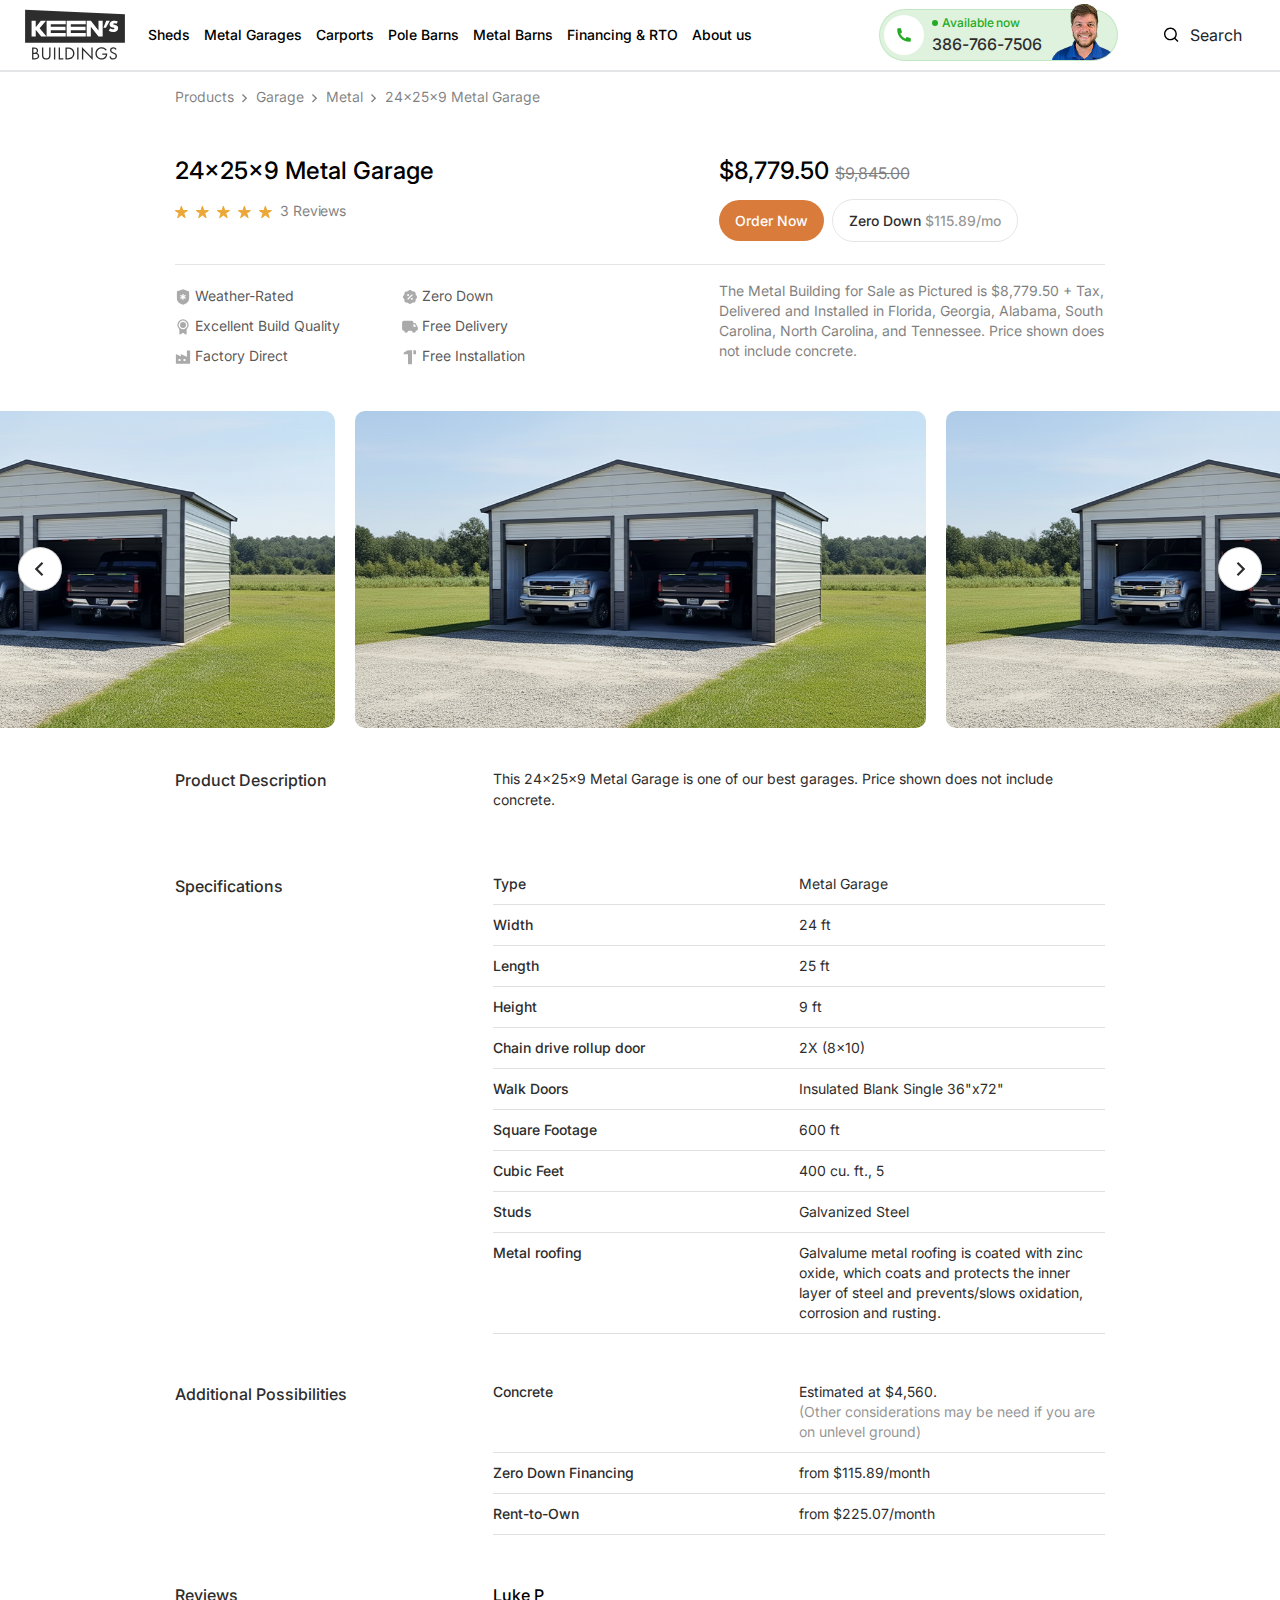
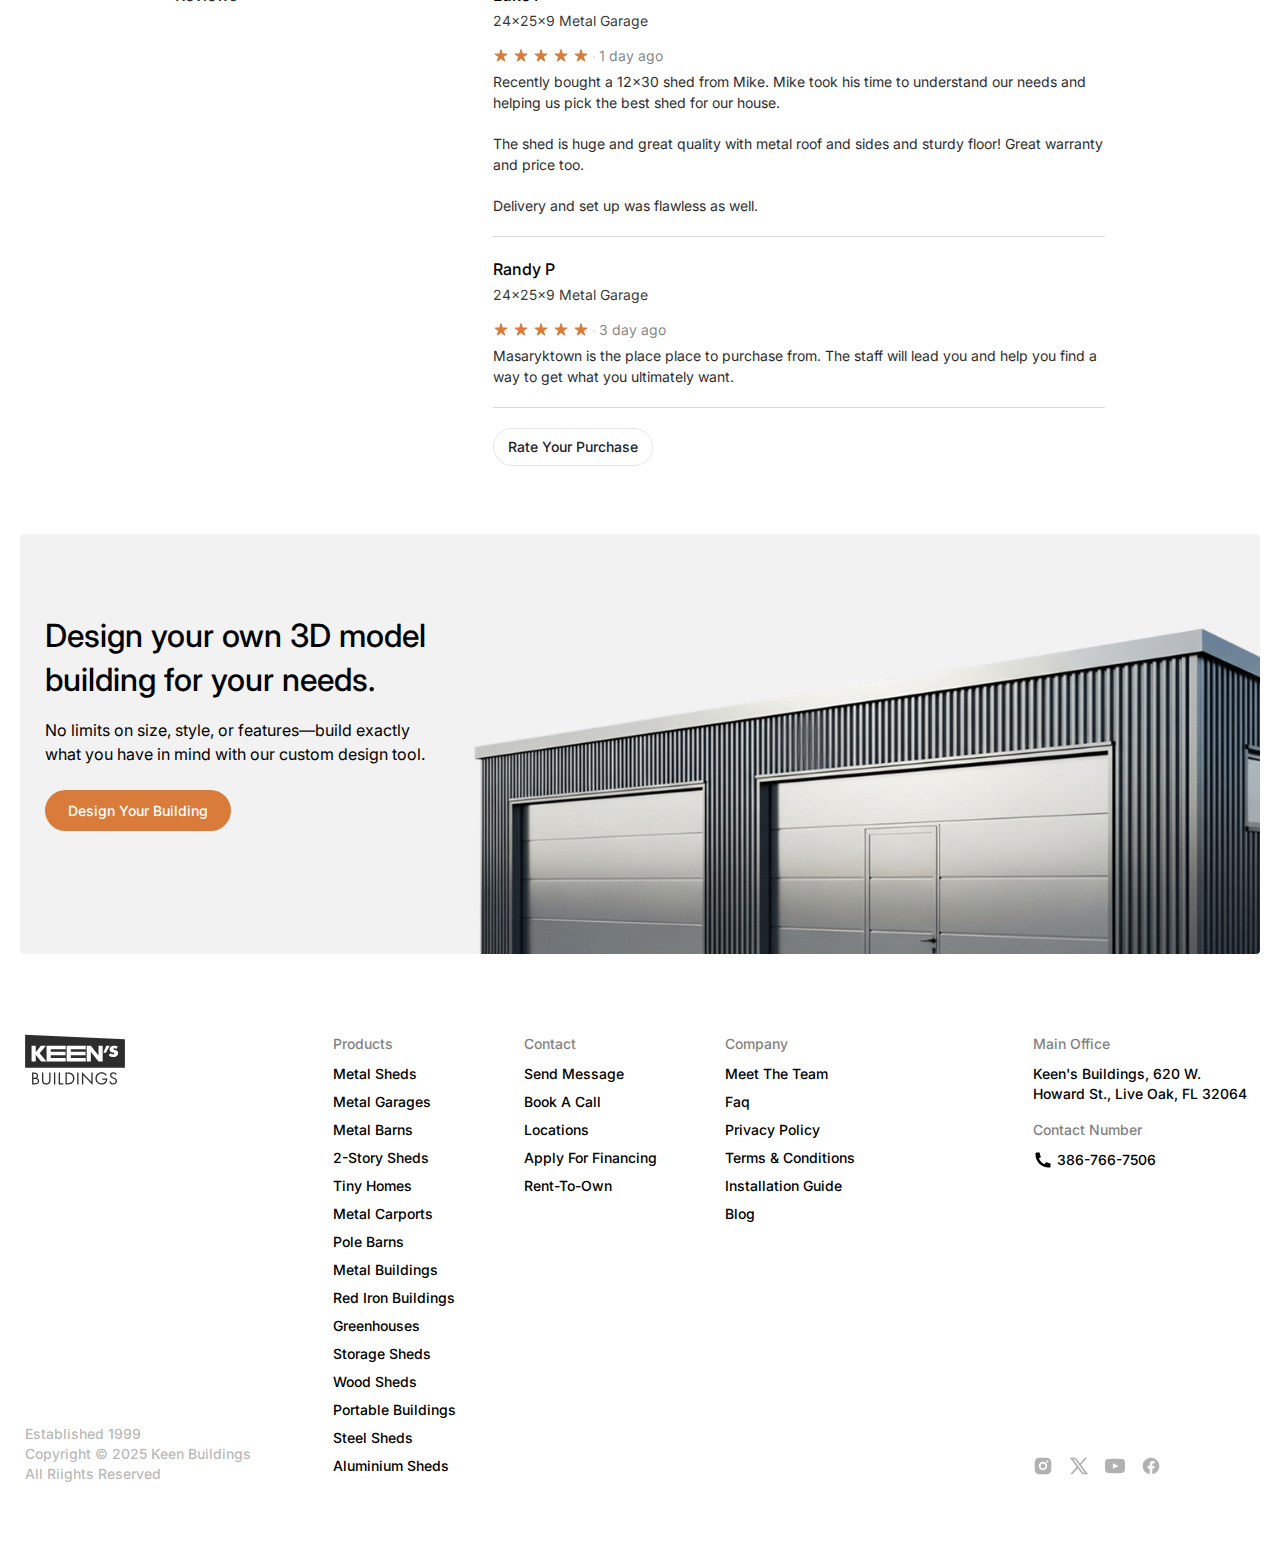
<file: metalGarage.html>
<!doctype html>
<html lang="en">

<head>
   <!-- Required meta tags -->
   <meta charset="utf-8">
   <meta name="viewport" content="width=device-width, initial-scale=1">
   <link rel="icon" type="image/png" sizes="32x32" href="images/favicon.png">
   <!-- Bootstrap CSS -->
   <link rel="stylesheet" href="css/bootstrap.min.css">
   <link rel="stylesheet" href="css/aos.css">
   <link rel="stylesheet" href="css/swiper-bundle.min.css">
   <link rel="stylesheet" href="css/style.css">
   <link rel="stylesheet" href="css/responsive.css">
   <title>Keen's</title>
</head>

<body>
   
   <header class="header">
      <div class="header-top">
         <div class="container">
            <div class="d-flex align-items-center  position-relative">
               <div class="logo me-auto">
                  <a href="index.html">
                     <img src="images/logo.svg" alt="">
                  </a>
               </div>
               <div class="header-right d-flex align-items-center justify-content-center">
                  <div class="offcanvas offcanvas-start" tabindex="-1" id="offcanvasExample"
                     aria-labelledby="offcanvasExampleLabel">
                     <div class="offcanvas-header d-none justify-content-between border-bottom">
                        <div class="header-close text-white ms-auto text-end" data-bs-dismiss="offcanvas"
                           aria-label="Close">
                           <svg xmlns="http://www.w3.org/2000/svg" width="16" height="16" fill="currentColor"
                              class="bi bi-x-lg" viewBox="0 0 16 16">
                              <path
                                 d="M2.146 2.854a.5.5 0 1 1 .708-.708L8 7.293l5.146-5.147a.5.5 0 0 1 .708.708L8.707 8l5.147 5.146a.5.5 0 0 1-.708.708L8 8.707l-5.146 5.147a.5.5 0 0 1-.708-.708L7.293 8z" />
                           </svg>
                        </div>
                     </div>
                     <div class="offcanvas-body">
                        <nav>
                           <ul class="navbar-nav">
                              <li class="nav-item"><a href="#" class="nav-link">Sheds</a></li>
                              <li class="nav-item"><a href="metalGarage.html" class="nav-link">Metal Garages</a></li>
                              <li class="nav-item"><a href="#" class="nav-link">Carports</a></li>
                              <li class="nav-item"><a href="#" class="nav-link">Pole Barns</a></li>
                              <li class="nav-item"><a href="#" class="nav-link">Metal Barns</a></li>
                              <li class="nav-item"><a href="#" class="nav-link">Financing & RTO</a></li>
                              <li class="nav-item"><a href="about-us.html" class="nav-link">About us</a></li>
                           </ul>
                        </nav>

                     </div>
                  </div>
               </div>
               <div class="user-auth">
                  <ul class="list-unstyled p-0 m-0 d-flex align-items-center gap-md-3 gap-2">
                     <li class="position-relative me-3">
                        <a href="tel:386-766-7506" class="header-number d-flex align-items-center gap-2 justify-content-between">
                          <div class="contact-left d-flex align-items-center gap-2">
                              <div class="contact-icons">
                                 <span class="d-flex align-items-center justify-content-center">
                                    <svg width="24" height="24" viewBox="0 0 24 24" fill="none" xmlns="http://www.w3.org/2000/svg"><path d="M21 16.42V19.9561C21 20.4811 20.5941 20.9167 20.0705 20.9537C19.6331 20.9846 19.2763 21 19 21C10.1634 21 3 13.8366 3 5C3 4.72371 3.01545 4.36687 3.04635 3.9295C3.08337 3.40588 3.51894 3 4.04386 3H7.5801C7.83678 3 8.05176 3.19442 8.07753 3.4498C8.10067 3.67907 8.12218 3.86314 8.14207 4.00202C8.34435 5.41472 8.75753 6.75936 9.3487 8.00303C9.44359 8.20265 9.38171 8.44159 9.20185 8.57006L7.04355 10.1118C8.35752 13.1811 10.8189 15.6425 13.8882 16.9565L15.4271 14.8019C15.5572 14.6199 15.799 14.5573 16.001 14.6532C17.2446 15.2439 18.5891 15.6566 20.0016 15.8584C20.1396 15.8782 20.3225 15.8995 20.5502 15.9225C20.8056 15.9483 21 16.1633 21 16.42Z" fill="#24AA24"/></svg>
                                 </span>
                              </div>
                              <div class="text-number">
                                 <span class="available">Available now</span>
                                 <span class="number">386-766-7506</span>
                              </div>
                          </div>
                        </a>
                        <div class="contact-img">
                           <img src="images/available-call.png" alt="">
                        </div>
                     </li>
                     <li class="d-md-block d-none search-wrap">
                        <div class="position-relative from-search btn search-toggle d-flex align-items-center gap-1" data-bs-toggle="modal" data-bs-target="#SearchModal">
                           <button class="border-0 btn-search" type="submit">
                              <svg width="14" height="14" viewBox="0 0 14 14" fill="none" xmlns="http://www.w3.org/2000/svg"><path d="M10.6873 9.74453L13.5425 12.5997L12.5997 13.5425L9.74453 10.6873C8.71793 11.5087 7.416 12 6 12C2.688 12 0 9.312 0 6C0 2.688 2.688 0 6 0C9.312 0 12 2.688 12 6C12 7.416 11.5087 8.71793 10.6873 9.74453ZM9.3498 9.24987C10.165 8.40973 10.6667 7.26373 10.6667 6C10.6667 3.42167 8.57833 1.33333 6 1.33333C3.42167 1.33333 1.33333 3.42167 1.33333 6C1.33333 8.57833 3.42167 10.6667 6 10.6667C7.26373 10.6667 8.40973 10.165 9.24987 9.3498L9.3498 9.24987Z" fill="currentColor"/></svg>
                           </button>
                           <span>Search</span>
                        </div>
                     </li>
                     
                  </ul>
               </div>
               <button class="btn btn-open-menu d-xl-none bg-transparent border-0 p-0 ps-md-3" type="button"
                  data-bs-toggle="offcanvas" data-bs-target="#offcanvasExample" aria-controls="offcanvasExample">
                  <span class="mobile-nav">
                     <span class="bar1"></span>
                     <span class="bar2"></span>
                     <span class="bar3"></span>
                  </span>
               </button>
            </div>
         </div>
      </div>
   </header>

   <main class="main">

    <div class="breadcrumb-sec">
        <div class="cust-container">
            <nav aria-label="breadcrumb">
                <ol class="breadcrumb gap-2 m-0 p-0">
                    <li class="breadcrumb-item"><a href="#">Products</a></li>
                    <li>
                        <svg width="6" height="9" viewBox="0 0 6 9" fill="none" xmlns="http://www.w3.org/2000/svg"><path d="M3.29981 4.24275L-3.29692e-07 0.942879L0.942807 7.91138e-05L5.18548 4.24275L0.942807 8.48535L-4.12114e-08 7.54255L3.29981 4.24275Z" fill="currentColor"/></svg>
                    </li>
                    <li class="breadcrumb-item"><a href="#">Garage</a></li>
                    <li>
                        <svg width="6" height="9" viewBox="0 0 6 9" fill="none" xmlns="http://www.w3.org/2000/svg"><path d="M3.29981 4.24275L-3.29692e-07 0.942879L0.942807 7.91138e-05L5.18548 4.24275L0.942807 8.48535L-4.12114e-08 7.54255L3.29981 4.24275Z" fill="currentColor"/></svg>
                    </li>
                    <li class="breadcrumb-item"><a href="#">Metal</a></li>
                    <li>
                        <svg width="6" height="9" viewBox="0 0 6 9" fill="none" xmlns="http://www.w3.org/2000/svg"><path d="M3.29981 4.24275L-3.29692e-07 0.942879L0.942807 7.91138e-05L5.18548 4.24275L0.942807 8.48535L-4.12114e-08 7.54255L3.29981 4.24275Z" fill="currentColor"/></svg>
                    </li>
                    <li class="breadcrumb-item active" aria-current="page">24x25x9 Metal Garage</li>
                </ol>
            </nav>
        </div>
    </div>

    <section class="metal-garage-sec">
        <div class="cust-container">
            <div class="top-metal-garage">
                <div class="row">
                    <div class="col-lg-6">
                        <div class="text-rating-top">
                            <h4>24x25x9 Metal Garage</h4>
                            <div class="rating-box d-flex align-items-center gap-2">
                                <ul class="p-0 m-0 list-unstyled d-flex align-items-center gap-2">
                                    <li>
                                        <svg width="13" height="13" viewBox="0 0 13 13" fill="none" xmlns="http://www.w3.org/2000/svg"><path d="M6.38047 0.154541L7.81736 4.57683H12.4672L8.70541 7.30996L10.1423 11.7323L6.38047 8.99912L2.61864 11.7323L4.05553 7.30996L0.293707 4.57683H4.94358L6.38047 0.154541Z" fill="#EBA839" stroke="#EBA839" stroke-linejoin="bevel"/></svg>
                                    </li>
                                    <li>
                                        <svg width="13" height="13" viewBox="0 0 13 13" fill="none" xmlns="http://www.w3.org/2000/svg"><path d="M6.38047 0.154541L7.81736 4.57683H12.4672L8.70541 7.30996L10.1423 11.7323L6.38047 8.99912L2.61864 11.7323L4.05553 7.30996L0.293707 4.57683H4.94358L6.38047 0.154541Z" fill="#EBA839" stroke="#EBA839" stroke-linejoin="bevel"/></svg>
                                    </li>
                                    <li>
                                        <svg width="13" height="13" viewBox="0 0 13 13" fill="none" xmlns="http://www.w3.org/2000/svg"><path d="M6.38047 0.154541L7.81736 4.57683H12.4672L8.70541 7.30996L10.1423 11.7323L6.38047 8.99912L2.61864 11.7323L4.05553 7.30996L0.293707 4.57683H4.94358L6.38047 0.154541Z" fill="#EBA839" stroke="#EBA839" stroke-linejoin="bevel"/></svg>
                                    </li>
                                    <li>
                                        <svg width="13" height="13" viewBox="0 0 13 13" fill="none" xmlns="http://www.w3.org/2000/svg"><path d="M6.38047 0.154541L7.81736 4.57683H12.4672L8.70541 7.30996L10.1423 11.7323L6.38047 8.99912L2.61864 11.7323L4.05553 7.30996L0.293707 4.57683H4.94358L6.38047 0.154541Z" fill="#EBA839" stroke="#EBA839" stroke-linejoin="bevel"/></svg>
                                    </li>
                                    <li>
                                        <svg width="13" height="13" viewBox="0 0 13 13" fill="none" xmlns="http://www.w3.org/2000/svg"><path d="M6.38047 0.154541L7.81736 4.57683H12.4672L8.70541 7.30996L10.1423 11.7323L6.38047 8.99912L2.61864 11.7323L4.05553 7.30996L0.293707 4.57683H4.94358L6.38047 0.154541Z" fill="#EBA839" stroke="#EBA839" stroke-linejoin="bevel"/></svg>
                                    </li>
                                </ul>
                                <p class="m-0 p-0">3 Reviews</p>
                            </div>
                        </div>
                    </div>
                    <div class="col-lg-6">
                        <div class="right-garage-sec mt-lg-0 mt-4">
                            <div class="price-box">
                                <h4>$8,779.50 <span>$9,845.00</span></h4>
                            </div>
                            <ul class="m-0 p-0 d-flex align-items-center gap-2">
                                <li>
                                    <a href="#" class="btn-theme btn-orange">Order Now</a>
                                </li>
                                <li>
                                    <a href="#" class="btn-theme btn-white">Zero Down <span>$115.89/mo</span></a>
                                </li>
                            </ul>
                        </div>
                    </div>
                </div>
            </div>
            <div class="bottom-metal-garage">
                <div class="row flex-md-row-reverse">
                    <div class="col-lg-6">
                        <div class="right-garage-sec">
                            <p>The Metal Building for Sale as Pictured is $8,779.50 + Tax, Delivered and Installed in Florida, Georgia, Alabama, South Carolina, North Carolina, and Tennessee. Price shown does not include concrete.</p>
                        </div>
                    </div>
                    <div class="col-lg-6">
                        <ul class="p-0 m-0 d-flex flex-wrap"> 
                            <li>
                                <img src="images/metal-01.svg" alt="">
                                <span>Weather-Rated</span>
                            </li>
                            <li>
                                <img src="images/metal-02.svg" alt="">
                                <span>Zero Down</span>
                            </li>
                            <li>
                                <img src="images/metal-03.svg" alt="">
                                <span>Excellent Build Quality</span>
                            </li>
                            <li>
                                <img src="images/metal-04.svg" alt="">
                                <span>Free Delivery</span>
                            </li>
                            <li>
                                <img src="images/metal-05.svg" alt="">
                                <span>Factory Direct</span>
                            </li>
                            <li>
                                <img src="images/metal-06.svg" alt="">
                                <span>Free Installation</span>
                            </li>
                        </ul>
                    </div>
                </div>
            </div>
        </div>
    </section>


    <section class="slider-garage-sec py-40">
        <div class="swiper mySwiper">
            <div class="swiper-wrapper">
                <div class="swiper-slide">
                    <div class="garage-slide">
                        <img src="images/slide-01.png" alt="">
                    </div>
                </div>
                <div class="swiper-slide">
                    <div class="garage-slide">
                        <img src="images/slide-01.png" alt="">
                    </div>
                </div>
                <div class="swiper-slide">
                    <div class="garage-slide">
                        <img src="images/slide-01.png" alt="">
                    </div>
                </div>
                <div class="swiper-slide">
                    <div class="garage-slide">
                        <img src="images/slide-01.png" alt="">
                    </div>
                </div>
                <div class="swiper-slide">
                    <div class="garage-slide">
                        <img src="images/slide-01.png" alt="">
                    </div>
                </div>
                <div class="swiper-slide">
                    <div class="garage-slide">
                        <img src="images/slide-01.png" alt="">
                    </div>
                </div>
            </div>
            <div class="btn-swipper">
                <div class="swiper-button-next">
                    <svg width="40" height="40" viewBox="0 0 40 40" fill="none" xmlns="http://www.w3.org/2000/svg"><rect width="40" height="40" rx="20" fill="white"/><rect x="0.5" y="0.5" width="39" height="39" rx="19.5" stroke="black" stroke-opacity="0.15"/><path d="M21.9497 19.9994L17 15.0496L18.4142 13.6354L24.7782 19.9994L18.4142 26.3633L17 24.9491L21.9497 19.9994Z" fill="#2E2D2D"/></svg>
                </div>
                <div class="swiper-button-prev">
                    <svg width="40" height="40" viewBox="0 0 40 40" fill="none" xmlns="http://www.w3.org/2000/svg"><rect width="40" height="40" rx="20" transform="matrix(-1 0 0 1 40 0)" fill="white"/><rect x="-0.5" y="0.5" width="39" height="39" rx="19.5" transform="matrix(-1 0 0 1 39 0)" stroke="black" stroke-opacity="0.15"/><path d="M18.0503 19.9994L23 15.0496L21.5858 13.6354L15.2218 19.9994L21.5858 26.3633L23 24.9491L18.0503 19.9994Z" fill="#2E2D2D"/></svg>
                </div>
            </div>
        </div>
    </section>

    <section class="details-slider-garage">
        <div class="cust-container">
            <div class="row mb-md-5 mb-4">
                <div class="col-md-4">
                    <div class="heading-right-review">
                        <p>Product Description</p>
                    </div>
                </div>
                <div class="col-md-8 right-text-para">
                    <p>This 24x25x9 Metal Garage is one of our best garages. Price shown does not include concrete.</p>
                </div>
            </div>
            <div class="row mb-md-5 mb-4">
                <div class="col-md-4">
                    <div class="heading-right-review">
                        <p>Specifications</p>
                    </div>
                </div>
                <div class="col-md-8 right-text-para">
                    <table>
                        <tr>
                            <th>Type</th>
                            <td>Metal Garage</td>
                        </tr>
                        <tr>
                            <th>Width</th>
                            <td>24 ft</td>
                        </tr>
                        <tr>
                            <th>Length</th>
                            <td>25 ft</td>
                        </tr>
                        <tr>
                            <th>Height</th>
                            <td>9 ft</td>
                        </tr>
                        <tr>
                            <th>Chain drive rollup door</th>
                            <td>2X (8x10)</td>
                        </tr>
                        <tr>
                            <th>Walk Doors</th>
                            <td>Insulated Blank Single 36"x72"</td>
                        </tr>
                        <tr>
                            <th>Square Footage</th>
                            <td>600 ft</td>
                        </tr>
                        <tr>
                            <th>Cubic Feet</th>
                            <td>400 cu. ft., 5</td>
                        </tr>
                        <tr>
                            <th>Studs</th>
                            <td>Galvanized Steel</td>
                        </tr>
                        <tr>
                            <th>Metal roofing </th>
                            <td>Galvalume metal roofing is coated with zinc oxide, which coats and protects the inner layer of steel and prevents/slows oxidation, corrosion and rusting.</td>
                        </tr>
                    </table>
                </div>
            </div>
            <div class="row mb-md-5 mb-4">
                <div class="col-md-4">
                    <div class="heading-right-review">
                        <p>Additional Possibilities</p>
                    </div>
                </div>
                <div class="col-md-8 right-text-para">
                    <table>
                        <tr>
                            <th>Concrete</th>
                            <td>Estimated at $4,560. <span>(Other considerations may be need if you are on unlevel ground) </span></td>
                        </tr>
                        <tr>
                            <th>Zero Down Financing</th>
                            <td>from $115.89/month</td>
                        </tr>
                        <tr>
                            <th>Rent-to-Own</th>
                            <td>from $225.07/month</td>
                        </tr>
                    </table>
                </div>
            </div>
            <div class="row mb-md-5 mb-4">
                <div class="col-md-4">
                    <div class="heading-right-review">
                        <p>Reviews</p>
                    </div>
                </div>
                <div class="col-md-8 right-text-para">
                   <div class="card-right">

                        <div class="review">
                           <h4>Luke P</h4>
                           <p class="product">24x25x9 Metal Garage</p>
                           <div class="stars">
                              <svg width="16" height="16" viewBox="0 0 16 16" fill="none">
                                 <path
                                    d="M8.00059 1.6001L9.43748 6.02239H14.0873L10.3255 8.75552L11.7624 13.1778L8.00059 10.4447L4.23876 13.1778L5.67565 8.75552L1.91382 6.02239H6.5637L8.00059 1.6001Z"
                                    fill="currentColor" stroke="currentColor" stroke-linejoin="bevel" />
                              </svg>
                              <svg width="16" height="16" viewBox="0 0 16 16" fill="none">
                                 <path
                                    d="M8.00059 1.6001L9.43748 6.02239H14.0873L10.3255 8.75552L11.7624 13.1778L8.00059 10.4447L4.23876 13.1778L5.67565 8.75552L1.91382 6.02239H6.5637L8.00059 1.6001Z"
                                    fill="currentColor" stroke="currentColor" stroke-linejoin="bevel" />
                              </svg>

                              <svg width="16" height="16" viewBox="0 0 16 16" fill="none">
                                 <path
                                    d="M8.00059 1.6001L9.43748 6.02239H14.0873L10.3255 8.75552L11.7624 13.1778L8.00059 10.4447L4.23876 13.1778L5.67565 8.75552L1.91382 6.02239H6.5637L8.00059 1.6001Z"
                                    fill="currentColor" stroke="currentColor" stroke-linejoin="bevel" />
                              </svg>

                              <svg width="16" height="16" viewBox="0 0 16 16" fill="none">
                                 <path
                                    d="M8.00059 1.6001L9.43748 6.02239H14.0873L10.3255 8.75552L11.7624 13.1778L8.00059 10.4447L4.23876 13.1778L5.67565 8.75552L1.91382 6.02239H6.5637L8.00059 1.6001Z"
                                    fill="currentColor" stroke="currentColor" stroke-linejoin="bevel" />
                              </svg>

                              <svg width="16" height="16" viewBox="0 0 16 16" fill="none">
                                 <path
                                    d="M8.00059 1.6001L9.43748 6.02239H14.0873L10.3255 8.75552L11.7624 13.1778L8.00059 10.4447L4.23876 13.1778L5.67565 8.75552L1.91382 6.02239H6.5637L8.00059 1.6001Z"
                                    fill="currentColor" stroke="currentColor" stroke-linejoin="bevel" />
                              </svg>
                              <span><svg width="2" height="2" viewBox="0 0 2 2" fill="none">
                                    <circle opacity="0.3" cx="1" cy="1" r="1" fill="currentColor" />
                                 </svg>
                                 1 day ago</span>
                           </div>

                           <p class="text">
                              Recently bought a 12×30 shed from Mike. Mike took his time to understand our needs and
                              helping
                              us pick the best shed for our house.
                           </p>
                           <p class="text">
                              The shed is huge and great quality with metal roof and sides and sturdy floor! Great
                              warranty
                              and price too.
                           </p>
                           <p class="text">
                              Delivery and set up was flawless as well.
                           </p>
                        </div>

                        <div class="review">
                           <h4>Randy P</h4>
                           <p class="product">24x25x9 Metal Garage</p>
                           <div class="stars">
                              <svg width="16" height="16" viewBox="0 0 16 16" fill="none">
                                 <path
                                    d="M8.00059 1.6001L9.43748 6.02239H14.0873L10.3255 8.75552L11.7624 13.1778L8.00059 10.4447L4.23876 13.1778L5.67565 8.75552L1.91382 6.02239H6.5637L8.00059 1.6001Z"
                                    fill="currentColor" stroke="currentColor" stroke-linejoin="bevel" />
                              </svg>
                              <svg width="16" height="16" viewBox="0 0 16 16" fill="none">
                                 <path
                                    d="M8.00059 1.6001L9.43748 6.02239H14.0873L10.3255 8.75552L11.7624 13.1778L8.00059 10.4447L4.23876 13.1778L5.67565 8.75552L1.91382 6.02239H6.5637L8.00059 1.6001Z"
                                    fill="currentColor" stroke="currentColor" stroke-linejoin="bevel" />
                              </svg>

                              <svg width="16" height="16" viewBox="0 0 16 16" fill="none">
                                 <path
                                    d="M8.00059 1.6001L9.43748 6.02239H14.0873L10.3255 8.75552L11.7624 13.1778L8.00059 10.4447L4.23876 13.1778L5.67565 8.75552L1.91382 6.02239H6.5637L8.00059 1.6001Z"
                                    fill="currentColor" stroke="currentColor" stroke-linejoin="bevel" />
                              </svg>

                              <svg width="16" height="16" viewBox="0 0 16 16" fill="none">
                                 <path
                                    d="M8.00059 1.6001L9.43748 6.02239H14.0873L10.3255 8.75552L11.7624 13.1778L8.00059 10.4447L4.23876 13.1778L5.67565 8.75552L1.91382 6.02239H6.5637L8.00059 1.6001Z"
                                    fill="currentColor" stroke="currentColor" stroke-linejoin="bevel" />
                              </svg>

                              <svg width="16" height="16" viewBox="0 0 16 16" fill="none">
                                 <path
                                    d="M8.00059 1.6001L9.43748 6.02239H14.0873L10.3255 8.75552L11.7624 13.1778L8.00059 10.4447L4.23876 13.1778L5.67565 8.75552L1.91382 6.02239H6.5637L8.00059 1.6001Z"
                                    fill="currentColor" stroke="currentColor" stroke-linejoin="bevel" />
                              </svg>
                              <span><svg width="2" height="2" viewBox="0 0 2 2" fill="none">
                                    <circle opacity="0.3" cx="1" cy="1" r="1" fill="currentColor" />
                                 </svg>
                                 3 day ago</span>
                           </div>

                           <p class="text">
                              Masaryktown is the place place to purchase from. The staff will lead you and help you find
                              a way to get what you ultimately want.
                           </p>

                        </div>
                        <a href="#" class="btn btn-border">Rate Your Purchase</a>
                     </div>
                </div>
            </div>
        </div>
    </section>   
      <section class="sec-hero sec-gap">
         <div class="hero-wrapper sec-gap bg-gray">
            <div class="container">
               <div class="block-header">
                  <h3>Design your own 3D model building for your needs.</h3>
                  <p class="mb-4">
                     No limits on size, style, or features—build exactly what you have
                     in mind with our custom design tool.
                  </p>
                  <a href="#" class="btn-theme btn-orange">Design Your Building</a>
               </div>
               <div class="hero-image">
                  <img src="images/img-hero-banner.png" alt="Building">
               </div>
            </div>
         </div>
      </section>


   </main>
   

   <footer class="footer">
      <div class="top-footer">
         <div class="container">
            <div class="inner-footer-box d-flex flex-wrap justify-content-between">
               <div class="left-footer d-flex flex-lg-column">
                  <a href="index.html" class="footer-logo">
                     <img src="images/logo.svg" alt="">
                  </a>
                  
                  <div class="bottom-items-footer socile-footer mt-auto d-lg-none d-block">
                     <ul class="p-0 m-0 list-unstyled d-flex align-items-center gap-3">
                        <li>
                           <a href="#">
                              <svg width="20" height="20" viewBox="0 0 20 20" fill="none" xmlns="http://www.w3.org/2000/svg"><path d="M10.8567 1.6673C11.7946 1.66885 12.2698 1.67381 12.6805 1.68604L12.8422 1.69132C13.0291 1.69796 13.2134 1.7063 13.4357 1.71671C14.3224 1.75769 14.9273 1.89796 15.4586 2.10421C16.0078 2.31602 16.4717 2.60213 16.9349 3.06533C17.3974 3.52852 17.6836 3.9938 17.8961 4.54171C18.1016 5.07227 18.2419 5.67783 18.2836 6.56463C18.2935 6.78686 18.3015 6.97119 18.3081 7.15806L18.3133 7.3198C18.3255 7.73041 18.3311 8.20574 18.3328 9.1436L18.3335 9.76494C18.3336 9.84086 18.3336 9.91919 18.3336 10L18.3335 10.2351L18.333 10.8565C18.3314 11.7944 18.3265 12.2697 18.3142 12.6803L18.3089 12.842C18.3023 13.0289 18.294 13.2133 18.2836 13.4354C18.2426 14.3223 18.1016 14.9271 17.8961 15.4584C17.6842 16.0077 17.3974 16.4716 16.9349 16.9348C16.4717 17.3973 16.0057 17.6834 15.4586 17.8959C14.9273 18.1014 14.3224 18.2417 13.4357 18.2834C13.2134 18.2933 13.0291 18.3014 12.8422 18.3079L12.6805 18.3131C12.2698 18.3254 11.7946 18.3309 10.8567 18.3327L10.2353 18.3334C10.1594 18.3334 10.0811 18.3334 10.0002 18.3334H9.76516L9.14375 18.3328C8.20591 18.3313 7.7306 18.3263 7.31997 18.314L7.15824 18.3088C6.97136 18.3021 6.78703 18.2938 6.56481 18.2834C5.67801 18.2424 5.07384 18.1014 4.5419 17.8959C3.99328 17.6841 3.5287 17.3973 3.06551 16.9348C2.60231 16.4716 2.3169 16.0056 2.1044 15.4584C1.89815 14.9271 1.75856 14.3223 1.7169 13.4354C1.707 13.2133 1.69892 13.0289 1.69238 12.842L1.68714 12.6803C1.67495 12.2697 1.66939 11.7944 1.66759 10.8565L1.66748 9.1436C1.66903 8.20574 1.67399 7.73041 1.68621 7.3198L1.69151 7.15806C1.69815 6.97119 1.70648 6.78686 1.7169 6.56463C1.75786 5.67713 1.89815 5.07296 2.1044 4.54171C2.3162 3.99311 2.60231 3.52852 3.06551 3.06533C3.5287 2.60213 3.99398 2.31671 4.5419 2.10421C5.07315 1.89796 5.67731 1.75838 6.56481 1.71671C6.78703 1.70682 6.97136 1.69875 7.15824 1.69221L7.31997 1.68696C7.7306 1.67476 8.20591 1.66921 9.14375 1.66741L10.8567 1.6673ZM10.0002 5.83338C7.69781 5.83338 5.83356 7.69966 5.83356 10C5.83356 12.3024 7.69984 14.1667 10.0002 14.1667C12.3027 14.1667 14.1669 12.3004 14.1669 10C14.1669 7.69763 12.3006 5.83338 10.0002 5.83338ZM10.0002 7.50005C11.381 7.50005 12.5002 8.61894 12.5002 10C12.5002 11.3808 11.3813 12.5 10.0002 12.5C8.6195 12.5 7.50023 11.3812 7.50023 10C7.50023 8.61927 8.61908 7.50005 10.0002 7.50005ZM14.3752 4.58338C13.8008 4.58338 13.3336 5.04997 13.3336 5.62434C13.3336 6.19871 13.8002 6.66602 14.3752 6.66602C14.9496 6.66602 15.4169 6.19944 15.4169 5.62434C15.4169 5.04997 14.9488 4.58266 14.3752 4.58338Z" fill="black"/></svg>
                           </a>
                        </li>
                        <li>
                           <a href="#">
                              <svg width="20" height="20" viewBox="0 0 20 20" fill="none" xmlns="http://www.w3.org/2000/svg"><path d="M6.66683 1.66669H0.833496L7.71755 10.8454L1.20845 18.3333H3.41681L8.74041 12.2092L13.3335 18.3334H19.1668L11.9932 8.7686L18.1669 1.66669H15.9586L10.9704 7.40484L6.66683 1.66669ZM14.1668 16.6667L4.16683 3.33335H5.8335L15.8335 16.6667H14.1668Z" fill="black"/></svg>
                           </a>
                        </li>
                        <li>
                           <a href="#">
                              <svg width="20" height="20" viewBox="0 0 20 20" fill="none" xmlns="http://www.w3.org/2000/svg"><path d="M0.174647 5.67232C0.266455 4.2589 1.40282 3.15121 2.81748 3.08113C4.86599 2.97964 7.79391 2.85724 10 2.85724C12.2061 2.85724 15.134 2.97964 17.1825 3.08113C18.5972 3.15121 19.7335 4.2589 19.8254 5.67232C19.9133 7.02647 20 8.69271 20 10.0001C20 11.3075 19.9133 12.9737 19.8254 14.3279C19.7335 15.7413 18.5972 16.849 17.1825 16.9191C15.134 17.0206 12.2061 17.143 10 17.143C7.79391 17.143 4.86599 17.0206 2.81748 16.9191C1.40282 16.849 0.266455 15.7413 0.174647 14.3279C0.0866885 12.9737 0 11.3075 0 10.0001C0 8.69271 0.0866885 7.02647 0.174647 5.67232Z" fill="black"/><path d="M7.85742 7.1424V12.8567L13.5717 9.99954L7.85742 7.1424Z" fill="white"/></svg>
                           </a>
                        </li>
                        <li>
                           <a href="#">
                              <svg width="20" height="20" viewBox="0 0 20 20" fill="none" xmlns="http://www.w3.org/2000/svg"><path d="M10.0008 1.66669C5.39844 1.66669 1.66748 5.39765 1.66748 10C1.66748 14.1594 4.71486 17.6069 8.69875 18.2321V12.4089H6.58284V10H8.69875V8.16409C8.69875 6.07555 9.94283 4.9219 11.8463 4.9219C12.7581 4.9219 13.7117 5.08465 13.7117 5.08465V7.13544H12.6609C11.6257 7.13544 11.3029 7.7778 11.3029 8.43685V10H13.6141L13.2447 12.4089H11.3029V18.2321C15.2867 17.6069 18.3342 14.1594 18.3342 10C18.3342 5.39765 14.6032 1.66669 10.0008 1.66669Z" fill="black"/></svg>
                           </a>
                        </li>
                     </ul>
                  </div>

                  <div class="copyr-ght-box mt-auto d-lg-block d-none">
                     <p class="m-0 p-0">
                        <span class="d-block">Established 1999</span>
                        <span>Copyright © 2025 Keen Buildings</span>
                        <span class="d-block">All Riights Reserved</span>
                     </p>
                  </div>
               </div>
               <div class="mid-footer">
                  <div class="footer-item-box d-flex flex-wrap justify-content-between">
                     <div class="item-footer">
                        <h4>Products</h4>
                        <ul class="p-0 m-0 list-unstyled">
                           <li>
                              <a href="#">metal Sheds</a>
                           </li>
                           <li>
                              <a href="#">metal Garages</a>
                           </li>
                           <li>
                              <a href="#">metal Barns </a>
                           </li>
                           <li>
                              <a href="#">2-Story Sheds</a>
                           </li>
                           <li>
                              <a href="#">Tiny Homes</a>
                           </li>
                           <li>
                              <a href="#">Metal Carports</a>
                           </li>
                           <li>
                              <a href="#">Pole barns</a>
                           </li>
                           <li>
                              <a href="#">Metal buildings</a>
                           </li>
                           <li>
                              <a href="#">Red iron buildings</a>
                           </li>
                           <li>
                              <a href="#">greenhouses</a>
                           </li>
                           <li>
                              <a href="#">storage sheds</a>
                           </li>
                           <li>
                              <a href="#">wood sheds</a>
                           </li>
                           <li>
                              <a href="#">portable buildings</a>
                           </li>
                           <li>
                              <a href="#">steel sheds</a>
                           </li>
                           <li>
                              <a href="#">Aluminium sheds</a>
                           </li>
                        </ul>
                     </div>
                     <div class="item-footer">
                        <h4>Contact</h4>
                        <ul class="p-0 m-0 list-unstyled">
                           <li>
                              <a href="#">send message</a>
                           </li>
                           <li>
                              <a href="#" >book a call</a>
                           </li>
                           <li>
                              <a href="#">locations</a>
                           </li>
                           <li>
                              <a href="#">Apply for Financing</a>
                           </li>
                           <li>
                              <a href="#">Rent-to-own</a>
                           </li>
                        </ul>
                     </div>
                     <div class="item-footer">
                        <h4>Company</h4>
                        <ul class="p-0 m-0 list-unstyled">
                           <li>
                               <a href="#">Meet the team </a>
                           </li>
                           <li>
                               <a href="#">Faq</a>
                           </li>
                           <li>
                              <a href="#">privacy Policy</a>
                           </li>
                           <li>
                              <a href="#">Terms & Conditions</a>
                           </li>
                           <li>
                              <a href="#">Installation guide</a>
                           </li>
                           <li>
                              <a href="#">Blog</a>
                           </li>
                        </ul>
                     </div>
                  </div>
               </div>
               <div class="right-footer">
                  <div class="item-footer d-flex flex-column h-100 justify-content-end ms-auto">
                     <div class="top-items-footer">
                        <h4>Main office</h4>
                        <p>Keen's Buildings, 620 W. Howard St., Live Oak, FL 32064</p>
                        <h4 class="mt-3">Contact number</h4>
                        <a href="tel:386-766-7506" class="d-flex align-items-center gap-1">
                           <svg width="20" height="20" viewBox="0 0 20 20" fill="none" xmlns="http://www.w3.org/2000/svg"><path d="M17.5 13.6833V16.6301C17.5 17.0676 17.1617 17.4306 16.7254 17.4614C16.3609 17.4872 16.0636 17.5 15.8333 17.5C8.4695 17.5 2.5 11.5305 2.5 4.16667C2.5 3.93642 2.51288 3.63906 2.53863 3.27458C2.56948 2.83823 2.93245 2.5 3.36988 2.5H6.31675C6.53065 2.5 6.7098 2.66202 6.73127 2.87483C6.75056 3.06589 6.76848 3.21928 6.78506 3.33502C6.95362 4.51227 7.29794 5.6328 7.79058 6.66919C7.86966 6.83554 7.81809 7.03466 7.66821 7.14172L5.86962 8.4265C6.9646 10.9843 9.01575 13.0354 11.5735 14.1304L12.8559 12.3349C12.9643 12.1832 13.1658 12.1311 13.3342 12.211C14.3705 12.7032 15.4909 13.0472 16.668 13.2153C16.783 13.2318 16.9354 13.2496 17.1252 13.2687C17.338 13.2902 17.5 13.4694 17.5 13.6833Z" fill="currentColor"/></svg>
                           <span>386-766-7506</span>
                        </a>
                     </div>
                     <div class="bottom-items-footer socile-footer mt-auto d-lg-block d-none">
                        <ul class="p-0 m-0 list-unstyled d-flex align-items-center gap-3">
                           <li>
                              <a href="#">
                                 <svg width="20" height="20" viewBox="0 0 20 20" fill="none" xmlns="http://www.w3.org/2000/svg"><path d="M10.8567 1.6673C11.7946 1.66885 12.2698 1.67381 12.6805 1.68604L12.8422 1.69132C13.0291 1.69796 13.2134 1.7063 13.4357 1.71671C14.3224 1.75769 14.9273 1.89796 15.4586 2.10421C16.0078 2.31602 16.4717 2.60213 16.9349 3.06533C17.3974 3.52852 17.6836 3.9938 17.8961 4.54171C18.1016 5.07227 18.2419 5.67783 18.2836 6.56463C18.2935 6.78686 18.3015 6.97119 18.3081 7.15806L18.3133 7.3198C18.3255 7.73041 18.3311 8.20574 18.3328 9.1436L18.3335 9.76494C18.3336 9.84086 18.3336 9.91919 18.3336 10L18.3335 10.2351L18.333 10.8565C18.3314 11.7944 18.3265 12.2697 18.3142 12.6803L18.3089 12.842C18.3023 13.0289 18.294 13.2133 18.2836 13.4354C18.2426 14.3223 18.1016 14.9271 17.8961 15.4584C17.6842 16.0077 17.3974 16.4716 16.9349 16.9348C16.4717 17.3973 16.0057 17.6834 15.4586 17.8959C14.9273 18.1014 14.3224 18.2417 13.4357 18.2834C13.2134 18.2933 13.0291 18.3014 12.8422 18.3079L12.6805 18.3131C12.2698 18.3254 11.7946 18.3309 10.8567 18.3327L10.2353 18.3334C10.1594 18.3334 10.0811 18.3334 10.0002 18.3334H9.76516L9.14375 18.3328C8.20591 18.3313 7.7306 18.3263 7.31997 18.314L7.15824 18.3088C6.97136 18.3021 6.78703 18.2938 6.56481 18.2834C5.67801 18.2424 5.07384 18.1014 4.5419 17.8959C3.99328 17.6841 3.5287 17.3973 3.06551 16.9348C2.60231 16.4716 2.3169 16.0056 2.1044 15.4584C1.89815 14.9271 1.75856 14.3223 1.7169 13.4354C1.707 13.2133 1.69892 13.0289 1.69238 12.842L1.68714 12.6803C1.67495 12.2697 1.66939 11.7944 1.66759 10.8565L1.66748 9.1436C1.66903 8.20574 1.67399 7.73041 1.68621 7.3198L1.69151 7.15806C1.69815 6.97119 1.70648 6.78686 1.7169 6.56463C1.75786 5.67713 1.89815 5.07296 2.1044 4.54171C2.3162 3.99311 2.60231 3.52852 3.06551 3.06533C3.5287 2.60213 3.99398 2.31671 4.5419 2.10421C5.07315 1.89796 5.67731 1.75838 6.56481 1.71671C6.78703 1.70682 6.97136 1.69875 7.15824 1.69221L7.31997 1.68696C7.7306 1.67476 8.20591 1.66921 9.14375 1.66741L10.8567 1.6673ZM10.0002 5.83338C7.69781 5.83338 5.83356 7.69966 5.83356 10C5.83356 12.3024 7.69984 14.1667 10.0002 14.1667C12.3027 14.1667 14.1669 12.3004 14.1669 10C14.1669 7.69763 12.3006 5.83338 10.0002 5.83338ZM10.0002 7.50005C11.381 7.50005 12.5002 8.61894 12.5002 10C12.5002 11.3808 11.3813 12.5 10.0002 12.5C8.6195 12.5 7.50023 11.3812 7.50023 10C7.50023 8.61927 8.61908 7.50005 10.0002 7.50005ZM14.3752 4.58338C13.8008 4.58338 13.3336 5.04997 13.3336 5.62434C13.3336 6.19871 13.8002 6.66602 14.3752 6.66602C14.9496 6.66602 15.4169 6.19944 15.4169 5.62434C15.4169 5.04997 14.9488 4.58266 14.3752 4.58338Z" fill="black"/></svg>
                              </a>
                           </li>
                           <li>
                              <a href="#">
                                 <svg width="20" height="20" viewBox="0 0 20 20" fill="none" xmlns="http://www.w3.org/2000/svg"><path d="M6.66683 1.66669H0.833496L7.71755 10.8454L1.20845 18.3333H3.41681L8.74041 12.2092L13.3335 18.3334H19.1668L11.9932 8.7686L18.1669 1.66669H15.9586L10.9704 7.40484L6.66683 1.66669ZM14.1668 16.6667L4.16683 3.33335H5.8335L15.8335 16.6667H14.1668Z" fill="black"/></svg>
                              </a>
                           </li>
                           <li>
                              <a href="#">
                                 <svg width="20" height="20" viewBox="0 0 20 20" fill="none" xmlns="http://www.w3.org/2000/svg"><path d="M0.174647 5.67232C0.266455 4.2589 1.40282 3.15121 2.81748 3.08113C4.86599 2.97964 7.79391 2.85724 10 2.85724C12.2061 2.85724 15.134 2.97964 17.1825 3.08113C18.5972 3.15121 19.7335 4.2589 19.8254 5.67232C19.9133 7.02647 20 8.69271 20 10.0001C20 11.3075 19.9133 12.9737 19.8254 14.3279C19.7335 15.7413 18.5972 16.849 17.1825 16.9191C15.134 17.0206 12.2061 17.143 10 17.143C7.79391 17.143 4.86599 17.0206 2.81748 16.9191C1.40282 16.849 0.266455 15.7413 0.174647 14.3279C0.0866885 12.9737 0 11.3075 0 10.0001C0 8.69271 0.0866885 7.02647 0.174647 5.67232Z" fill="black"/><path d="M7.85742 7.1424V12.8567L13.5717 9.99954L7.85742 7.1424Z" fill="white"/></svg>
                              </a>
                           </li>
                           <li>
                              <a href="#">
                                 <svg width="20" height="20" viewBox="0 0 20 20" fill="none" xmlns="http://www.w3.org/2000/svg"><path d="M10.0008 1.66669C5.39844 1.66669 1.66748 5.39765 1.66748 10C1.66748 14.1594 4.71486 17.6069 8.69875 18.2321V12.4089H6.58284V10H8.69875V8.16409C8.69875 6.07555 9.94283 4.9219 11.8463 4.9219C12.7581 4.9219 13.7117 5.08465 13.7117 5.08465V7.13544H12.6609C11.6257 7.13544 11.3029 7.7778 11.3029 8.43685V10H13.6141L13.2447 12.4089H11.3029V18.2321C15.2867 17.6069 18.3342 14.1594 18.3342 10C18.3342 5.39765 14.6032 1.66669 10.0008 1.66669Z" fill="black"/></svg>
                              </a>
                           </li>
                        </ul>
                     </div>
                  </div>
               </div>
            </div>
         </div>
      </div>
      <div class="footer-bottom d-lg-none d-block">
         <div class="container">
            <div class="copyr-ght-box mt-auto">
               <p class="m-0 p-0">
                  <span class="d-block">Established 1999</span>
                  <span>Copyright © 2025 Keen Buildings</span>
                  <span class="d-block">All Riights Reserved</span>
               </p>
            </div>
         </div>
      </div>
   </footer>



   <!-- search modal  -->



   <div class="modal fade search-modal-box" id="SearchModal" tabindex="-1">
      <div class="modal-dialog modal-xl" role="document">
         <div class="modal-content">
            <div class="modal-body">
               <form class="search-form">
                  <div class="position-relative from-search d-flex gap-3 align-items-center justify-content-between">
                     <input class="form-control" type="text" placeholder="Search" aria-label="Search">
                     <button class="border-0  btn-search" type="submit">
                        <svg width="14" height="14" viewBox="0 0 14 14" fill="none" xmlns="http://www.w3.org/2000/svg"><path d="M10.6873 9.74453L13.5425 12.5997L12.5997 13.5425L9.74453 10.6873C8.71793 11.5087 7.416 12 6 12C2.688 12 0 9.312 0 6C0 2.688 2.688 0 6 0C9.312 0 12 2.688 12 6C12 7.416 11.5087 8.71793 10.6873 9.74453ZM9.3498 9.24987C10.165 8.40973 10.6667 7.26373 10.6667 6C10.6667 3.42167 8.57833 1.33333 6 1.33333C3.42167 1.33333 1.33333 3.42167 1.33333 6C1.33333 8.57833 3.42167 10.6667 6 10.6667C7.26373 10.6667 8.40973 10.165 9.24987 9.3498L9.3498 9.24987Z" fill="currentColor"/></svg>
                     </button>
                  </div>
               </form> 
            </div>
         </div>
      </div>
   </div>


   
   <script src="js/swiper-bundle.min.js"></script>
   <script src="js/jquery.min.js"></script>
   <script src="js/bootstrap.bundle.js"></script>
   <script src="js/aos.js"></script>
   <script src="js/custom.js"></script>

<script>
var swiper = new Swiper(".mySwiper", {
  slidesPerView: 2.2,
  spaceBetween: 30,
  centeredSlides: true, 
  loop: true,
    navigation: {
    nextEl: ".swiper-button-next",
    prevEl: ".swiper-button-prev",
    },
   breakpoints: {
      320: {
         slidesPerView: 1.2,
         spaceBetween: 10,
      },
      768: {
         slidesPerView: 2,
         spaceBetween: 10,
      },
      1024: {
         slidesPerView: 2.2,
         spaceBetween: 20,
      },
   },
});
</script>



</body>

</html>
</file>
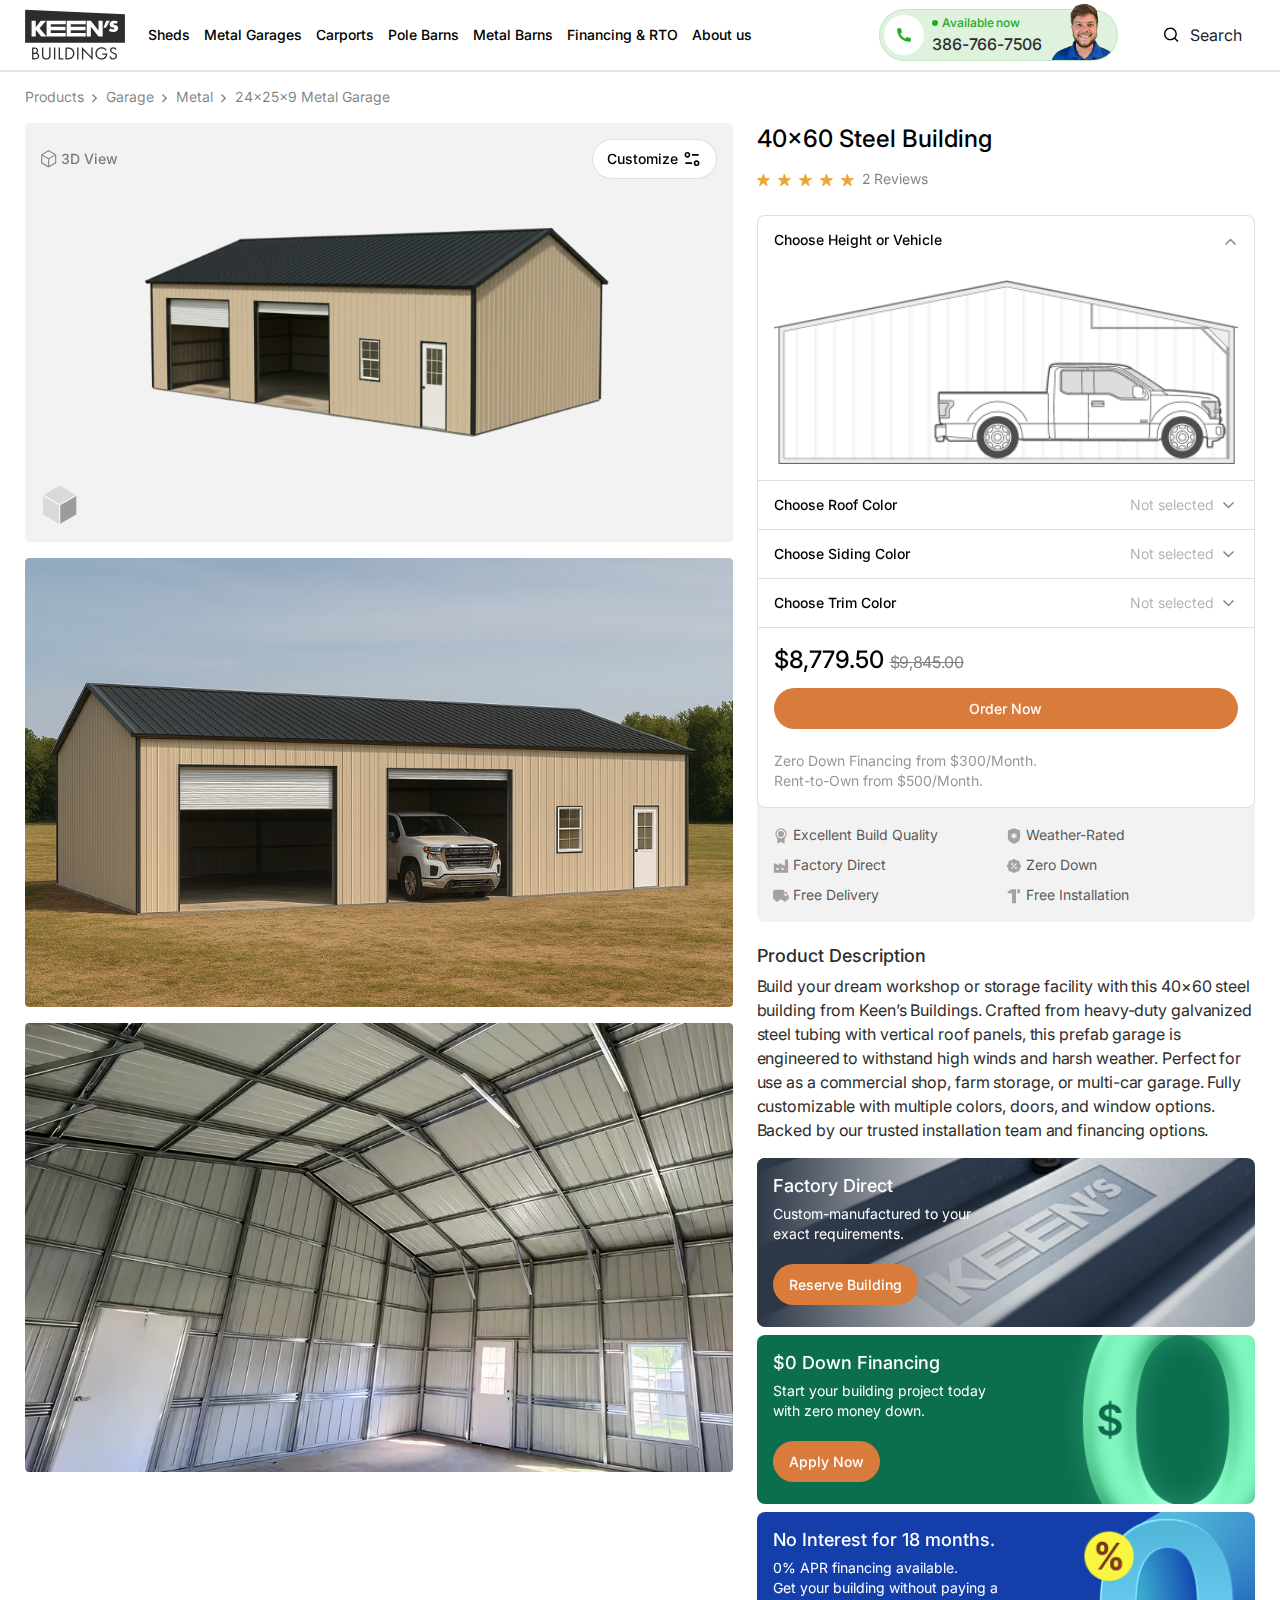
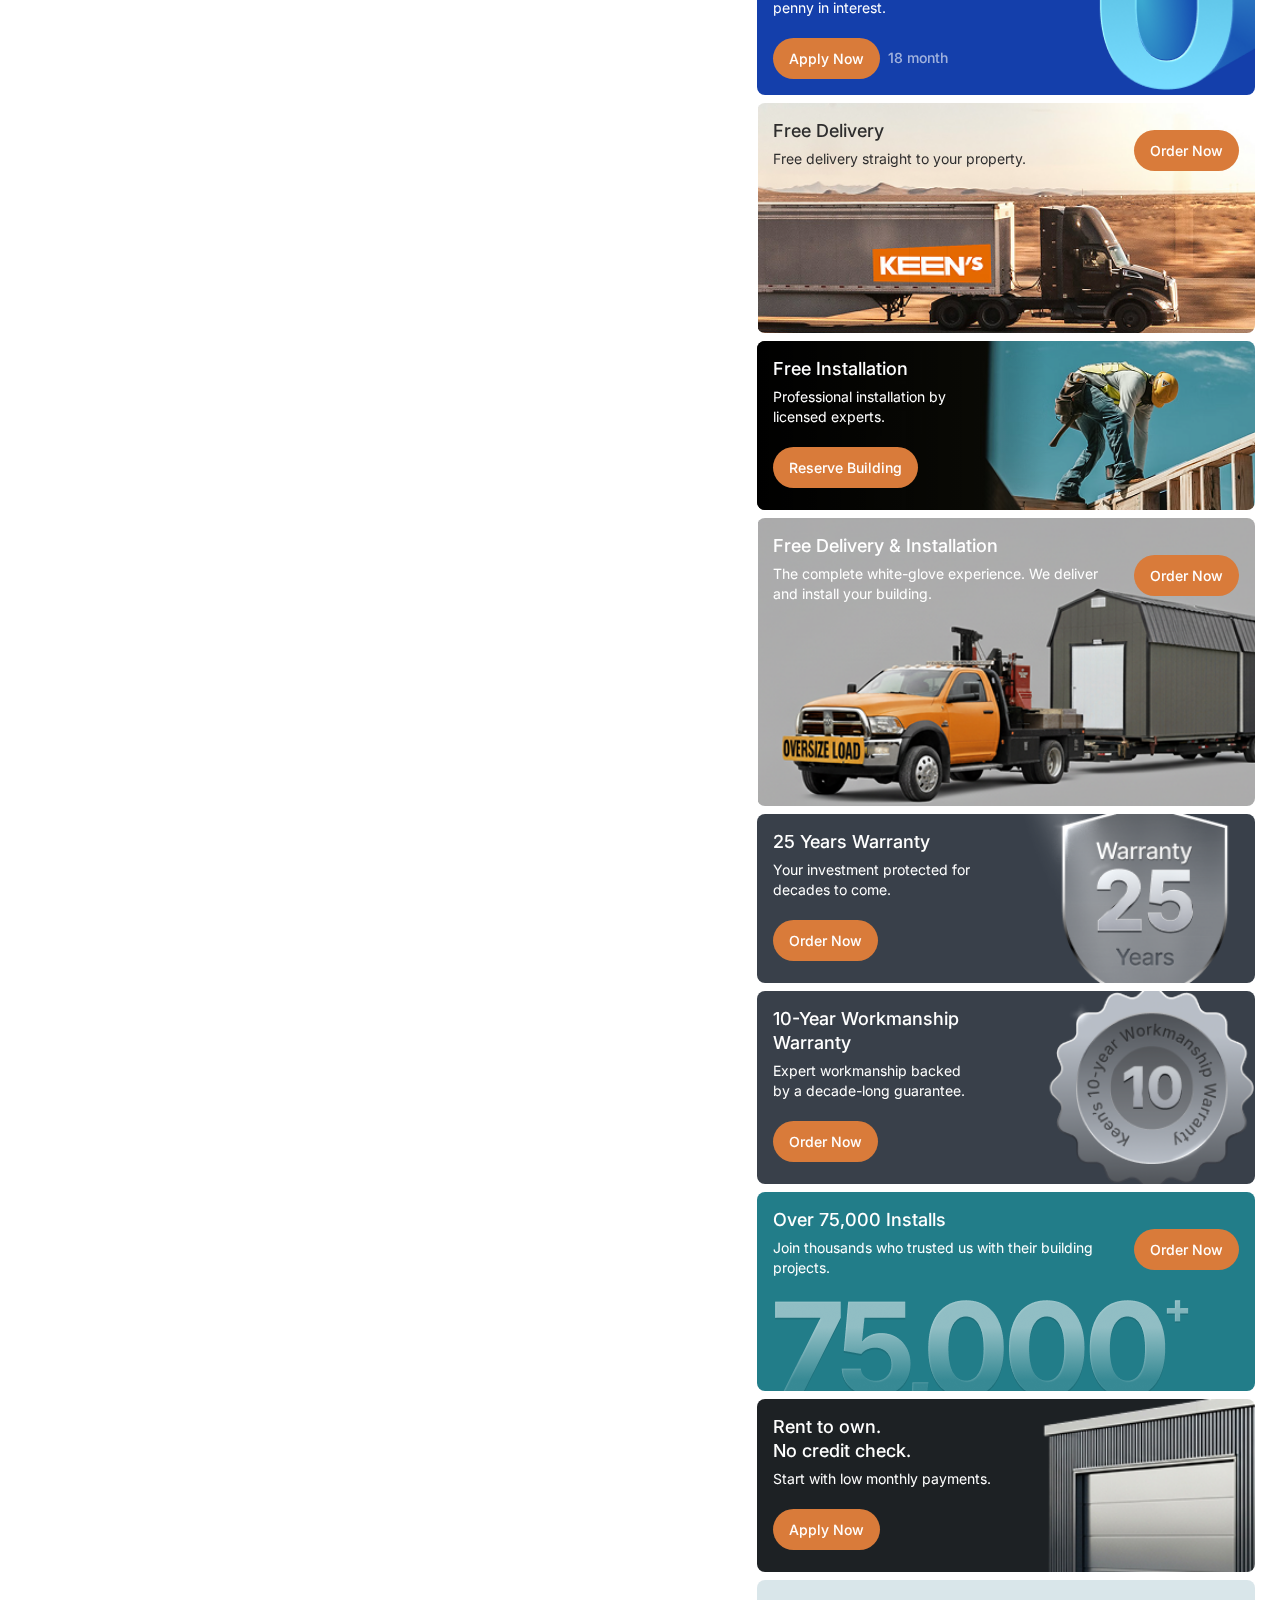
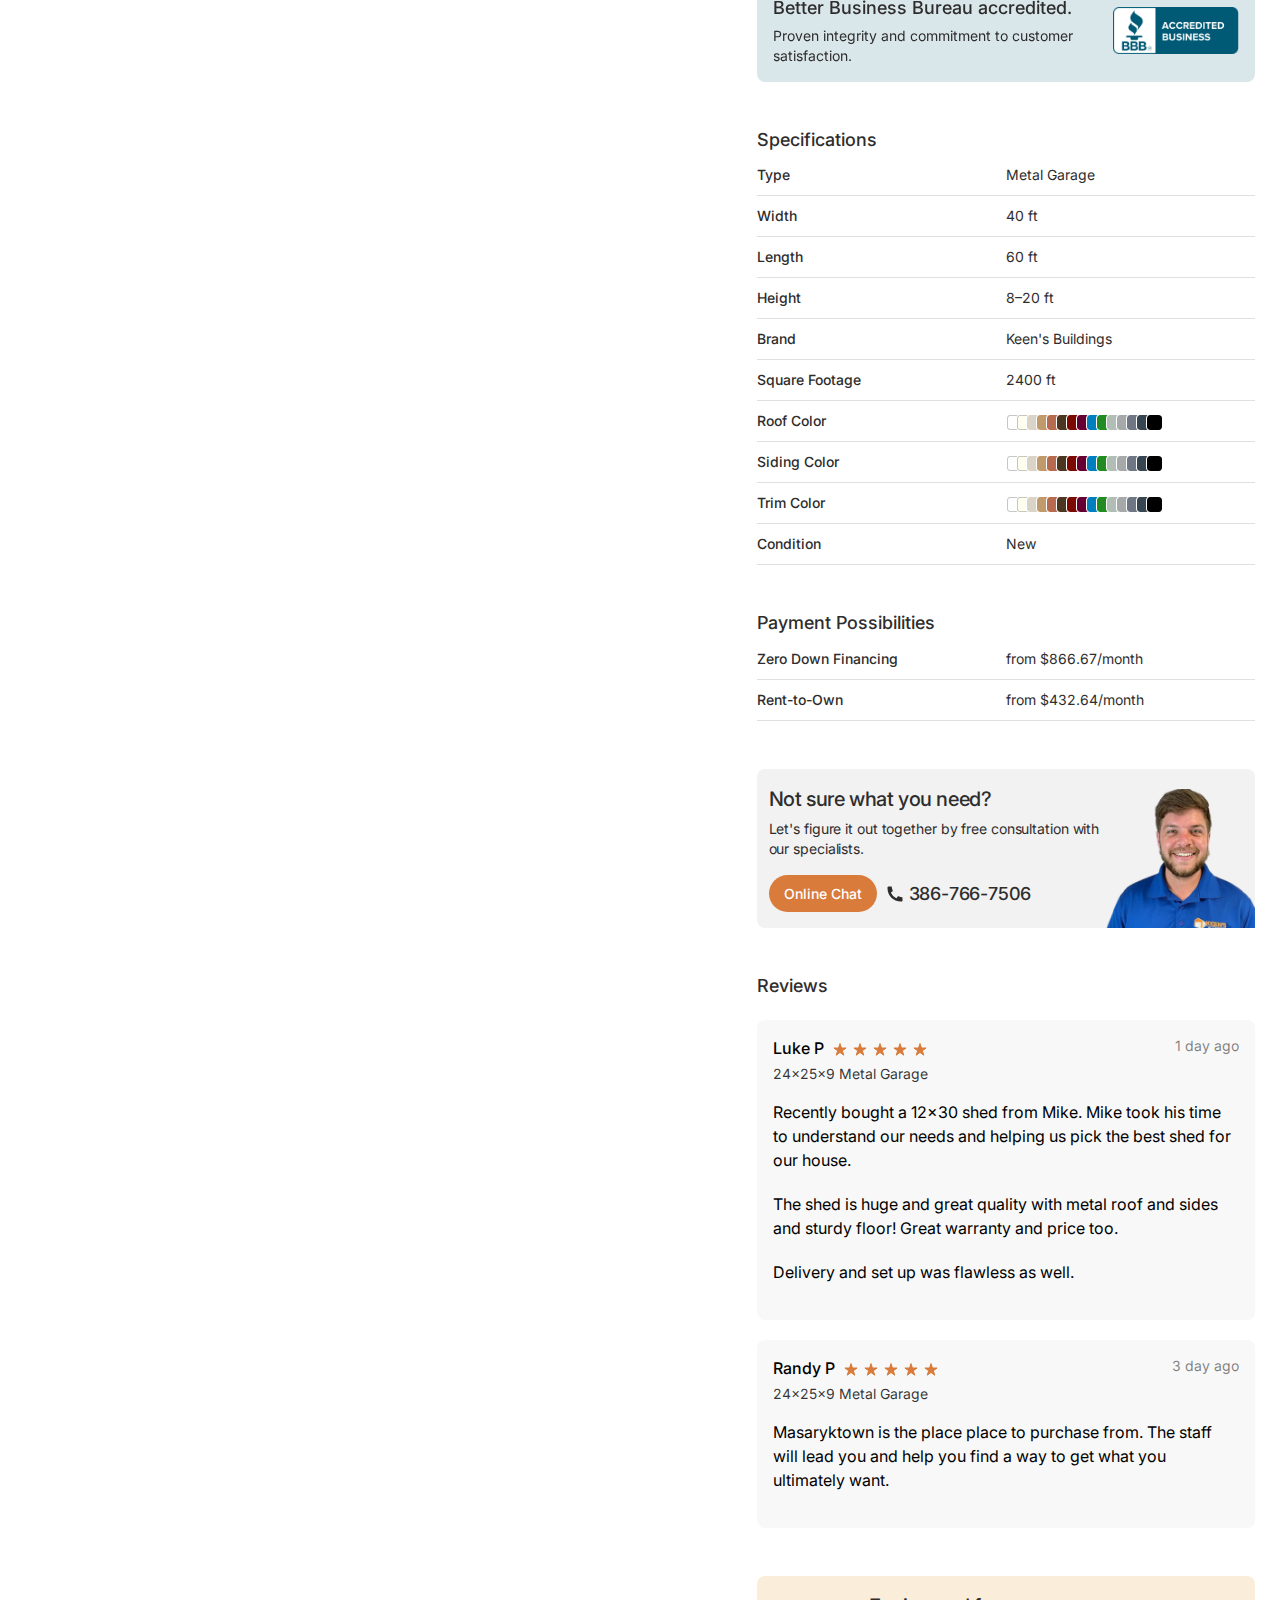
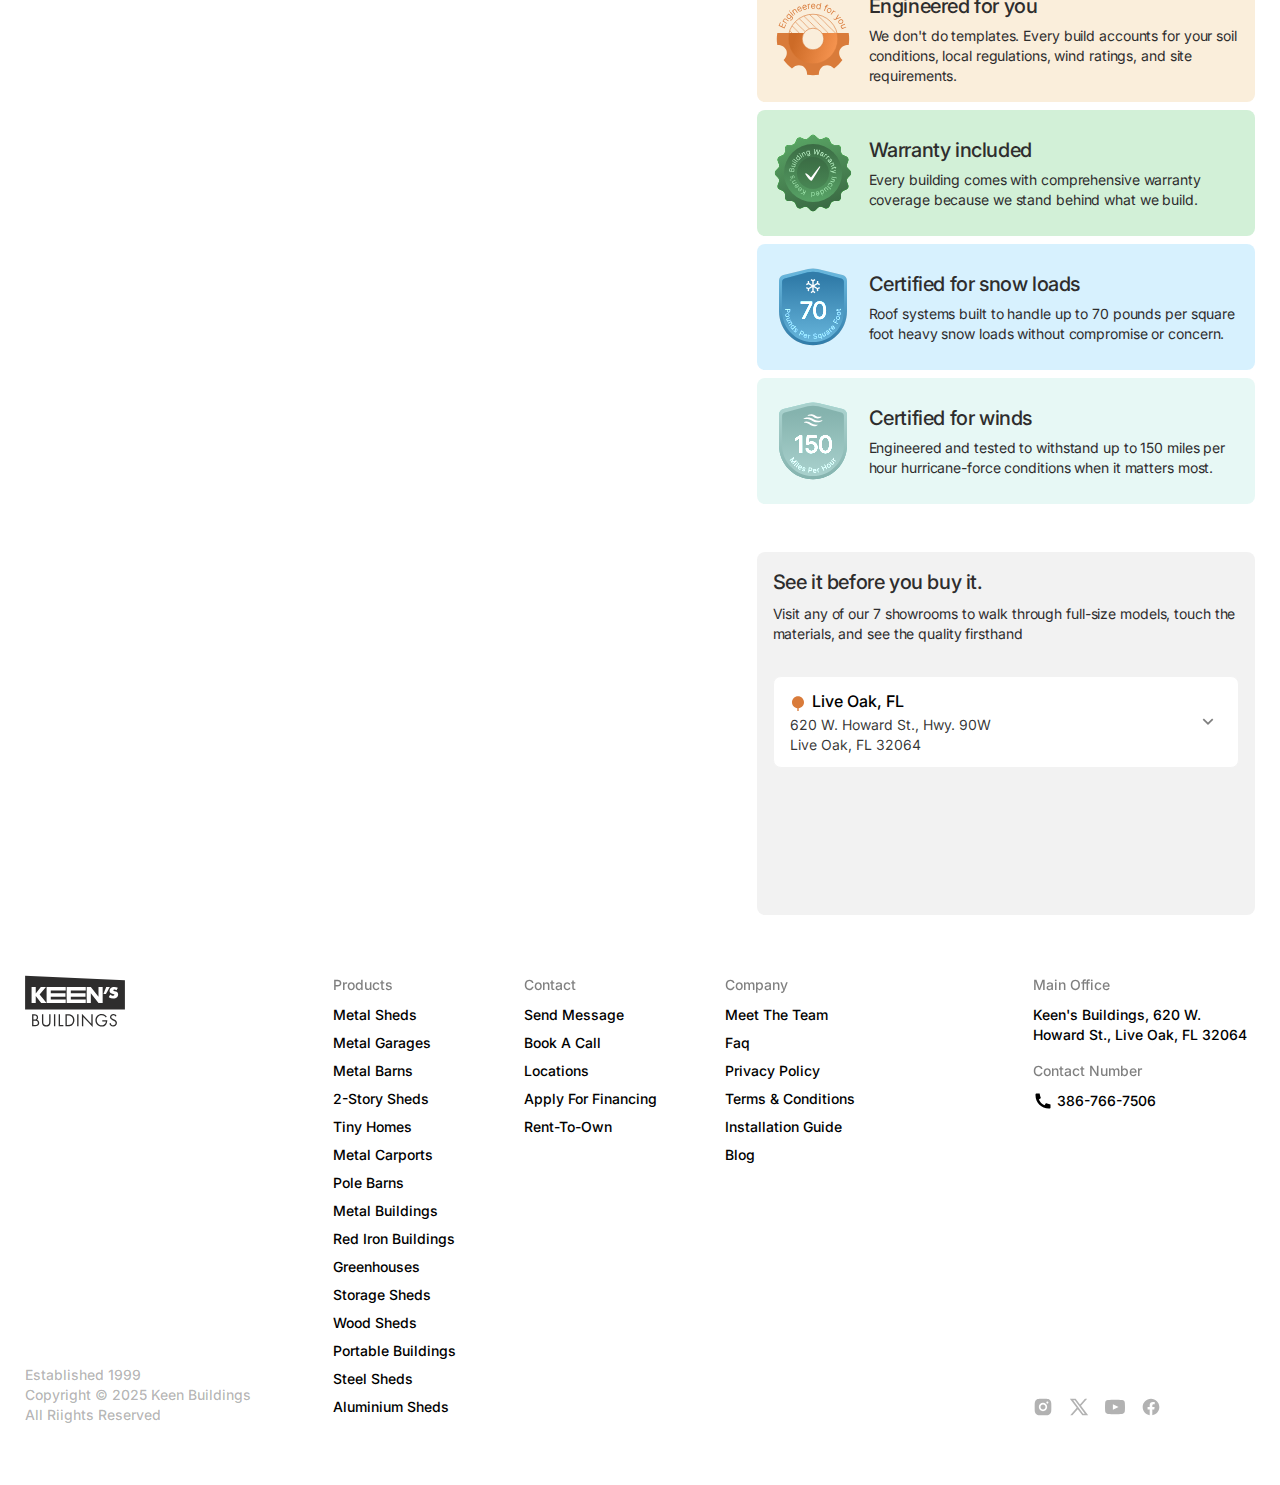
<file: product-card.html>
<!doctype html>
<html lang="en">

<head>
   <!-- Required meta tags -->
   <meta charset="utf-8">
   <meta name="viewport" content="width=device-width, initial-scale=1">
   <link rel="icon" type="image/png" sizes="32x32" href="images/favicon.png">
   <!-- Bootstrap CSS -->
   <link rel="stylesheet" href="css/bootstrap.min.css">
   <link rel="stylesheet" href="css/aos.css">
   <link rel="stylesheet" href="css/swiper-bundle.min.css">
   <link rel="stylesheet" href="css/flatpickr.min.css">
   <link rel="stylesheet" href="css/style.css">
   <link rel="stylesheet" href="css/responsive.css">
   <title>Keen's</title>
</head>

<body>
   <header class="header">
      <div class="header-top">
         <div class="container">
            <div class="d-flex align-items-center  position-relative">
               <div class="logo me-auto">
                  <a href="index.html">
                     <img src="images/logo.svg" alt="">
                  </a>
               </div>
               <div class="header-right d-flex align-items-center justify-content-center">
                  <div class="offcanvas offcanvas-start" tabindex="-1" id="offcanvasExample"
                     aria-labelledby="offcanvasExampleLabel">
                     <div class="offcanvas-header d-none justify-content-between border-bottom">
                        <div class="header-close text-white ms-auto text-end" data-bs-dismiss="offcanvas"
                           aria-label="Close">
                           <svg xmlns="http://www.w3.org/2000/svg" width="16" height="16" fill="currentColor"
                              class="bi bi-x-lg" viewBox="0 0 16 16">
                              <path
                                 d="M2.146 2.854a.5.5 0 1 1 .708-.708L8 7.293l5.146-5.147a.5.5 0 0 1 .708.708L8.707 8l5.147 5.146a.5.5 0 0 1-.708.708L8 8.707l-5.146 5.147a.5.5 0 0 1-.708-.708L7.293 8z" />
                           </svg>
                        </div>
                     </div>
                     <div class="offcanvas-body">
                        <nav>
                           <ul class="navbar-nav">
                              <li class="nav-item"><a href="#" class="nav-link">Sheds</a></li>
                              <li class="nav-item"><a href="metalGarage.html" class="nav-link">Metal Garages</a></li>
                              <li class="nav-item"><a href="#" class="nav-link">Carports</a></li>
                              <li class="nav-item"><a href="#" class="nav-link">Pole Barns</a></li>
                              <li class="nav-item"><a href="#" class="nav-link">Metal Barns</a></li>
                              <li class="nav-item"><a href="#" class="nav-link">Financing & RTO</a></li>
                              <li class="nav-item"><a href="about-us.html" class="nav-link">About us</a></li>
                           </ul>
                        </nav>

                     </div>
                  </div>
               </div>
               <div class="user-auth">
                  <ul class="list-unstyled p-0 m-0 d-flex align-items-center gap-md-3 gap-2">
                     <li class="position-relative me-3">
                        <a href="tel:386-766-7506"
                           class="header-number d-flex align-items-center gap-2 justify-content-between">
                           <div class="contact-left d-flex align-items-center gap-2">
                              <div class="contact-icons">
                                 <span class="d-flex align-items-center justify-content-center">
                                    <svg width="24" height="24" viewBox="0 0 24 24" fill="none"
                                       xmlns="http://www.w3.org/2000/svg">
                                       <path
                                          d="M21 16.42V19.9561C21 20.4811 20.5941 20.9167 20.0705 20.9537C19.6331 20.9846 19.2763 21 19 21C10.1634 21 3 13.8366 3 5C3 4.72371 3.01545 4.36687 3.04635 3.9295C3.08337 3.40588 3.51894 3 4.04386 3H7.5801C7.83678 3 8.05176 3.19442 8.07753 3.4498C8.10067 3.67907 8.12218 3.86314 8.14207 4.00202C8.34435 5.41472 8.75753 6.75936 9.3487 8.00303C9.44359 8.20265 9.38171 8.44159 9.20185 8.57006L7.04355 10.1118C8.35752 13.1811 10.8189 15.6425 13.8882 16.9565L15.4271 14.8019C15.5572 14.6199 15.799 14.5573 16.001 14.6532C17.2446 15.2439 18.5891 15.6566 20.0016 15.8584C20.1396 15.8782 20.3225 15.8995 20.5502 15.9225C20.8056 15.9483 21 16.1633 21 16.42Z"
                                          fill="#24AA24" />
                                    </svg>
                                 </span>
                              </div>
                              <div class="text-number">
                                 <span class="available">Available now</span>
                                 <span class="number">386-766-7506</span>
                              </div>
                           </div>
                        </a>
                        <div class="contact-img">
                           <img src="images/available-call.png" alt="">
                        </div>
                     </li>
                     <li class="d-md-block d-none search-wrap">
                        <div class="position-relative from-search btn search-toggle d-flex align-items-center gap-1"
                           data-bs-toggle="modal" data-bs-target="#SearchModal">
                           <button class="border-0 btn-search" type="submit">
                              <svg width="14" height="14" viewBox="0 0 14 14" fill="none"
                                 xmlns="http://www.w3.org/2000/svg">
                                 <path
                                    d="M10.6873 9.74453L13.5425 12.5997L12.5997 13.5425L9.74453 10.6873C8.71793 11.5087 7.416 12 6 12C2.688 12 0 9.312 0 6C0 2.688 2.688 0 6 0C9.312 0 12 2.688 12 6C12 7.416 11.5087 8.71793 10.6873 9.74453ZM9.3498 9.24987C10.165 8.40973 10.6667 7.26373 10.6667 6C10.6667 3.42167 8.57833 1.33333 6 1.33333C3.42167 1.33333 1.33333 3.42167 1.33333 6C1.33333 8.57833 3.42167 10.6667 6 10.6667C7.26373 10.6667 8.40973 10.165 9.24987 9.3498L9.3498 9.24987Z"
                                    fill="currentColor" />
                              </svg>
                           </button>
                           <span>Search</span>
                        </div>
                     </li>

                  </ul>
               </div>
               <button class="btn btn-open-menu d-xl-none bg-transparent border-0 p-0 ps-md-3" type="button"
                  data-bs-toggle="offcanvas" data-bs-target="#offcanvasExample" aria-controls="offcanvasExample">
                  <span class="mobile-nav">
                     <span class="bar1"></span>
                     <span class="bar2"></span>
                     <span class="bar3"></span>
                  </span>
               </button>
            </div>
         </div>
      </div>
   </header>

   <main class="main">

      <div class="breadcrumb-sec pb-3">
         <div class="container">
            <nav aria-label="breadcrumb">
               <ol class="breadcrumb gap-2 m-0 p-0">
                  <li class="breadcrumb-item"><a href="#">Products</a></li>
                  <li>
                     <svg width="6" height="9" viewBox="0 0 6 9" fill="none" xmlns="http://www.w3.org/2000/svg">
                        <path
                           d="M3.29981 4.24275L-3.29692e-07 0.942879L0.942807 7.91138e-05L5.18548 4.24275L0.942807 8.48535L-4.12114e-08 7.54255L3.29981 4.24275Z"
                           fill="currentColor" />
                     </svg>
                  </li>
                  <li class="breadcrumb-item"><a href="#">Garage</a></li>
                  <li>
                     <svg width="6" height="9" viewBox="0 0 6 9" fill="none" xmlns="http://www.w3.org/2000/svg">
                        <path
                           d="M3.29981 4.24275L-3.29692e-07 0.942879L0.942807 7.91138e-05L5.18548 4.24275L0.942807 8.48535L-4.12114e-08 7.54255L3.29981 4.24275Z"
                           fill="currentColor" />
                     </svg>
                  </li>
                  <li class="breadcrumb-item"><a href="#">Metal</a></li>
                  <li>
                     <svg width="6" height="9" viewBox="0 0 6 9" fill="none" xmlns="http://www.w3.org/2000/svg">
                        <path
                           d="M3.29981 4.24275L-3.29692e-07 0.942879L0.942807 7.91138e-05L5.18548 4.24275L0.942807 8.48535L-4.12114e-08 7.54255L3.29981 4.24275Z"
                           fill="currentColor" />
                     </svg>
                  </li>
                  <li class="breadcrumb-item active" aria-current="page">24x25x9 Metal Garage</li>
               </ol>
            </nav>
         </div>
      </div>


      <section class="product-category pb-lg-0 pb-80">
         <div class="container">
            <div class="row">
               <div class="col-xxl-8 col-lg-7 mb-lg-0 mb-4">
                  <div class="product-img-box ">
                     <div class="swiper mySwiper product-img-list">
                        <div class="swiper-wrapper">
                           <div class="swiper-slide">
                              <div class="product-slider-sec position-relative">
                                 <div class="full-img-box">
                                    <img src="images/product-slider-01.png" alt="">
                                 </div>

                                 <div class="top-slider-box">
                                    <ul
                                       class="m-0 p-0 list-unstyled d-flex align-items-center justify-content-between gap-2 w-100">
                                       <li>
                                          <div class="item-view d-flex align-items-center gap-1">
                                             <svg width="16" height="18" viewBox="0 0 16 18" fill="none"
                                                xmlns="http://www.w3.org/2000/svg">
                                                <path
                                                   d="M7.625 8.80458L0.625 4.76313M7.625 8.80458L14.625 4.76313M7.625 8.80458V16.846M0.625 4.76313L7.625 0.72168L14.625 4.76313M0.625 4.76313V12.8046L7.625 16.846M14.625 4.76313L14.625 12.8046L7.625 16.846"
                                                   stroke="#2E2D2D" stroke-width="1.25" />
                                             </svg>
                                             <span>3D View</span>
                                          </div>
                                       </li>
                                       <li>
                                          <a href="#" class="customize-sec d-flex align-items-center gap-1">
                                             <span>Customize</span>
                                             <svg width="20" height="20" viewBox="0 0 20 20" fill="none"
                                                xmlns="http://www.w3.org/2000/svg">
                                                <path
                                                   d="M4.16667 5.83317C4.16667 5.14281 4.72631 4.58317 5.41667 4.58317C6.10702 4.58317 6.66667 5.14281 6.66667 5.83317C6.66667 6.52353 6.10702 7.08317 5.41667 7.08317C4.72631 7.08317 4.16667 6.52353 4.16667 5.83317ZM5.41667 2.9165C3.80583 2.9165 2.5 4.22234 2.5 5.83317C2.5 7.444 3.80583 8.74984 5.41667 8.74984C7.0275 8.74984 8.33333 7.444 8.33333 5.83317C8.33333 4.22234 7.0275 2.9165 5.41667 2.9165ZM10 6.6665H16.6667V4.99984H10V6.6665ZM13.3333 14.1665C13.3333 13.4762 13.893 12.9165 14.5833 12.9165C15.2737 12.9165 15.8333 13.4762 15.8333 14.1665C15.8333 14.8568 15.2737 15.4165 14.5833 15.4165C13.893 15.4165 13.3333 14.8568 13.3333 14.1665ZM14.5833 11.2498C12.9725 11.2498 11.6667 12.5557 11.6667 14.1665C11.6667 15.7773 12.9725 17.0832 14.5833 17.0832C16.1942 17.0832 17.5 15.7773 17.5 14.1665C17.5 12.5557 16.1942 11.2498 14.5833 11.2498ZM3.33333 13.3332V14.9998H10V13.3332H3.33333Z"
                                                   fill="black" />
                                             </svg>
                                          </a>
                                       </li>
                                    </ul>
                                 </div>
                                 <div class="bottom-slider-box">
                                    <svg width="38" height="42" viewBox="0 0 38 42" fill="none"
                                       xmlns="http://www.w3.org/2000/svg">
                                       <rect width="20" height="20"
                                          transform="matrix(0.866025 -0.5 0.866025 0.5 1.29883 10.75)" fill="#D9D9D9"
                                          stroke="#F3F2F1" stroke-width="1.5" />
                                       <rect width="20" height="20"
                                          transform="matrix(-0.866025 -0.5 -2.20305e-08 1 18.6191 20.75)" fill="#D9D9D9"
                                          stroke="#F3F2F1" stroke-width="1.5" />
                                       <rect width="20" height="20"
                                          transform="matrix(0.866025 -0.5 2.20305e-08 1 18.6191 20.75)" fill="#9C9C9B"
                                          stroke="#F3F2F1" stroke-width="1.5" />
                                    </svg>
                                 </div>
                              </div>
                           </div>
                           <div class="swiper-slide">
                              <div class="product-slider-sec position-relative">
                                 <div class="full-img-box">
                                    <img src="images/product-slider-02.png" alt="">
                                 </div>
                              </div>
                           </div>
                           <div class="swiper-slide">
                              <div class="product-slider-sec position-relative">
                                 <div class="full-img-box">
                                    <img src="images/product-slider-03.png" alt="">
                                 </div>
                              </div>
                           </div>
                        </div>
                        <div class="swiper-button-next">
                           <svg width="56" height="36" viewBox="0 0 56 36" fill="none"
                              xmlns="http://www.w3.org/2000/svg">
                              <rect width="56" height="36" rx="18" fill="white" />
                              <rect x="0.5" y="0.5" width="55" height="35" rx="17.5" stroke="#2E2D2D"
                                 stroke-opacity="0.15" />
                              <path
                                 d="M31.4766 17.1666H21.3337V18.8332H31.4766L27.0067 23.3032L28.1852 24.4817L34.667 17.9999L28.1852 11.5181L27.0067 12.6966L31.4766 17.1666Z"
                                 fill="black" />
                           </svg>
                        </div>
                        <div class="swiper-button-prev">
                           <svg width="56" height="36" viewBox="0 0 56 36" fill="none"
                              xmlns="http://www.w3.org/2000/svg">
                              <rect width="56" height="36" rx="18" fill="white" />
                              <rect x="0.5" y="0.5" width="55" height="35" rx="17.5" stroke="#2E2D2D"
                                 stroke-opacity="0.15" />
                              <path
                                 d="M24.5234 17.1666H34.6663V18.8332H24.5234L28.9933 23.3032L27.8148 24.4817L21.333 17.9999L27.8148 11.5181L28.9933 12.6966L24.5234 17.1666Z"
                                 fill="black" />
                           </svg>
                        </div>
                        <div class="swiper-pagination"></div>
                     </div>
                  </div>
               </div>
               <div class="col-xxl-4 col-lg-5">
                  <div class="product-category-details">
                     <div class="text-rating-top metal-garage-sec mb-4">
                        <h4>40×60 Steel Building</h4>
                        <div class="rating-box d-flex align-items-center gap-2">
                           <ul class="p-0 m-0 list-unstyled d-flex align-items-center gap-2">
                              <li>
                                 <svg width="13" height="13" viewBox="0 0 13 13" fill="none"
                                    xmlns="http://www.w3.org/2000/svg">
                                    <path
                                       d="M6.38047 0.154541L7.81736 4.57683H12.4672L8.70541 7.30996L10.1423 11.7323L6.38047 8.99912L2.61864 11.7323L4.05553 7.30996L0.293707 4.57683H4.94358L6.38047 0.154541Z"
                                       fill="#EBA839" stroke="#EBA839" stroke-linejoin="bevel" />
                                 </svg>
                              </li>
                              <li>
                                 <svg width="13" height="13" viewBox="0 0 13 13" fill="none"
                                    xmlns="http://www.w3.org/2000/svg">
                                    <path
                                       d="M6.38047 0.154541L7.81736 4.57683H12.4672L8.70541 7.30996L10.1423 11.7323L6.38047 8.99912L2.61864 11.7323L4.05553 7.30996L0.293707 4.57683H4.94358L6.38047 0.154541Z"
                                       fill="#EBA839" stroke="#EBA839" stroke-linejoin="bevel" />
                                 </svg>
                              </li>
                              <li>
                                 <svg width="13" height="13" viewBox="0 0 13 13" fill="none"
                                    xmlns="http://www.w3.org/2000/svg">
                                    <path
                                       d="M6.38047 0.154541L7.81736 4.57683H12.4672L8.70541 7.30996L10.1423 11.7323L6.38047 8.99912L2.61864 11.7323L4.05553 7.30996L0.293707 4.57683H4.94358L6.38047 0.154541Z"
                                       fill="#EBA839" stroke="#EBA839" stroke-linejoin="bevel" />
                                 </svg>
                              </li>
                              <li>
                                 <svg width="13" height="13" viewBox="0 0 13 13" fill="none"
                                    xmlns="http://www.w3.org/2000/svg">
                                    <path
                                       d="M6.38047 0.154541L7.81736 4.57683H12.4672L8.70541 7.30996L10.1423 11.7323L6.38047 8.99912L2.61864 11.7323L4.05553 7.30996L0.293707 4.57683H4.94358L6.38047 0.154541Z"
                                       fill="#EBA839" stroke="#EBA839" stroke-linejoin="bevel" />
                                 </svg>
                              </li>
                              <li>
                                 <svg width="13" height="13" viewBox="0 0 13 13" fill="none"
                                    xmlns="http://www.w3.org/2000/svg">
                                    <path
                                       d="M6.38047 0.154541L7.81736 4.57683H12.4672L8.70541 7.30996L10.1423 11.7323L6.38047 8.99912L2.61864 11.7323L4.05553 7.30996L0.293707 4.57683H4.94358L6.38047 0.154541Z"
                                       fill="#EBA839" stroke="#EBA839" stroke-linejoin="bevel" />
                                 </svg>
                              </li>
                           </ul>
                           <p class="m-0 p-0">2 Reviews</p>
                        </div>
                     </div>

                     <div class="product-accordion-sec">
                        <div class="accordion" id="accordionExample">
                           <div class="accordion-item">
                              <h2 class="accordion-header" id="headingOne">
                                 <button class="accordion-button" type="button" data-bs-toggle="collapse"
                                    data-bs-target="#collapseOne" aria-expanded="true" aria-controls="collapseOne">
                                    Choose Height or Vehicle
                                    <span class="not-selected">Not selected</span>
                                 </button>
                              </h2>
                              <div id="collapseOne" class="accordion-collapse collapse show"
                                 aria-labelledby="headingOne" data-bs-parent="#accordionExample">
                                 <div class="accordion-body">
                                    <div class="accordion-product-box vehicle-accordion">
                                       <div class="text-box">

                                       </div>
                                       <div class="img-box">
                                          <img src="images/product-car-img.png" alt="">
                                       </div>
                                    </div>
                                 </div>
                              </div>
                           </div>
                           <div class="accordion-item">
                              <h2 class="accordion-header" id="headingTwo">
                                 <button class="accordion-button collapsed" type="button" data-bs-toggle="collapse"
                                    data-bs-target="#collapseTwo" aria-expanded="false" aria-controls="collapseTwo">
                                    Choose Roof Color
                                    <span class="not-selected">Not selected</span>
                                 </button>
                              </h2>
                              <div id="collapseTwo" class="accordion-collapse collapse" aria-labelledby="headingTwo"
                                 data-bs-parent="#accordionExample">
                                 <div class="accordion-body">
                                    <div class="accordion-product-box">
                                       <div class="color-grid">
                                          <div class="color-box " data-title="White"></div>
                                          <div class="color-box " data-title="Ivory"></div>
                                          <div class="color-box " data-title="Light Beige"></div>
                                          <div class="color-box " data-title="Tan"></div>
                                          <div class="color-box " data-title="Clay Brown"></div>
                                          <div class="color-box " data-title="Dark Brown"></div>

                                          <div class="color-box " data-title="Maroon"></div>
                                          <div class="color-box " data-title="Wine"></div>
                                          <div class="color-box " data-title="Ocean Blue"></div>
                                          <div class="color-box " data-title="Forest Green"></div>
                                          <div class="color-box " data-title="Ash Gray"></div>
                                          <div class="color-box " data-title="Concrete Gray"></div>

                                          <div class="color-box " data-title="Slate Gray"></div>
                                          <div class="color-box  active" data-title="Charcoal"></div>
                                          <div class="color-box " data-title="Black"></div>
                                       </div>
                                    </div>
                                 </div>
                              </div>
                           </div>
                           <div class="accordion-item">
                              <h2 class="accordion-header" id="headingThree">
                                 <button class="accordion-button collapsed" type="button" data-bs-toggle="collapse"
                                    data-bs-target="#collapseThree" aria-expanded="false" aria-controls="collapseThree">
                                    Choose Siding Color
                                    <span class="not-selected">Not selected</span>
                                 </button>
                              </h2>
                              <div id="collapseThree" class="accordion-collapse collapse" aria-labelledby="headingThree"
                                 data-bs-parent="#accordionExample">
                                 <div class="accordion-body">
                                    <p> Choose Siding Color</p>
                                 </div>
                              </div>
                           </div>
                           <div class="accordion-item">
                              <h2 class="accordion-header" id="headingThree">
                                 <button class="accordion-button collapsed" type="button" data-bs-toggle="collapse"
                                    data-bs-target="#collapseThree" aria-expanded="false" aria-controls="collapseThree">
                                    Choose Trim Color
                                    <span class="not-selected">Not selected</span>
                                 </button>
                              </h2>
                              <div id="collapseThree" class="accordion-collapse collapse" aria-labelledby="headingThree"
                                 data-bs-parent="#accordionExample">
                                 <div class="accordion-body">
                                    <p>Choose Trim Color</p>
                                 </div>
                              </div>
                           </div>
                        </div>
                        <div class="price-btn-box metal-garage-sec w-100">
                           <div class="p-0 m-auto w-100 text-start">
                              <div class="price-box">
                                 <h4>$8,779.50 <span>$9,845.00</span></h4>
                              </div>
                              <a href="#" class="btn-theme btn-orange w-100">Order Now</a>
                           </div>
                           <p class="p-0 mb-0">Zero Down Financing from $300/Month. <span class="d-block">Rent-to-Own
                                 from $500/Month.</span></p>
                        </div>
                     </div>

                     <div class="product-category-icons-box metal-garage-sec">
                        <div class="bottom-metal-garage">
                           <ul class="p-0 m-0 d-flex flex-wrap">
                              <li>
                                 <img src="images/metal-03.svg" alt="">
                                 <span>Excellent Build Quality</span>
                              </li>
                              <li>
                                 <img src="images/metal-01.svg" alt="">
                                 <span>Weather-Rated</span>
                              </li>
                              <li>
                                 <img src="images/metal-05.svg" alt="">
                                 <span>Factory Direct</span>
                              </li>
                              <li>
                                 <img src="images/metal-02.svg" alt="">
                                 <span>Zero Down</span>
                              </li>
                              <li>
                                 <img src="images/metal-04.svg" alt="">
                                 <span>Free Delivery</span>
                              </li>
                              <li>
                                 <img src="images/metal-06.svg" alt="">
                                 <span>Free Installation</span>
                              </li>
                           </ul>
                        </div>
                     </div>

                     <div class="product-description pt-4">
                        <h5 class="mb-2">Product Description</h5>
                        <p class="p-0 m-0">Build your dream workshop or storage facility with this 40×60 steel building
                           from Keen’s Buildings. Crafted from heavy-duty galvanized steel tubing with vertical roof
                           panels, this prefab garage is engineered to withstand high winds and harsh weather. Perfect
                           for use as a commercial shop, farm storage, or multi-car garage. Fully customizable with
                           multiple colors, doors, and window options. Backed by our trusted installation team and
                           financing options.</p>
                     </div>

                     <div class="promo-cards pt-3">
                        <div class="promo-card promo-card-factory mb-2"
                           style="background-image: url(./images/promo-card-factory.png);">
                           <div class="promo-card-content">
                              <h6 class="promo-card-title">Factory Direct</h6>
                              <p class="promo-card-text">
                                 Custom-manufactured to your exact requirements.</p>
                              <a href="" class="btn-theme btn-orange">Reserve Building</a>
                           </div>
                        </div>
                        <div class="promo-card promo-card-financing mb-2"
                           style="background-image: url(./images/promo-card-finance.png);">
                           <div class="promo-card-content">
                              <h6 class="promo-card-title">$0 Down Financing</h6>
                              <p class="promo-card-text">
                                 Start your building project today <br> with zero money down. </p>
                              <a href="" class="btn-theme btn-orange">Apply Now</a>
                           </div>
                        </div>
                        <div class="promo-card promo-card-interest mb-2"
                           style="background-image: url(./images/promo-card-interest.png);">
                           <div class="promo-card-content">
                              <h6 class="promo-card-title">No Interest for 18 months.</h6>
                              <p class="promo-card-text">
                                 0% APR financing available. <br> Get your building without paying a <br> penny in
                                 interest. </p>
                              <div class="d-flex align-items-center gap-2">
                                 <a href="" class="btn-theme btn-orange">Apply Now</a> <span class="text-month">18
                                    month</span>
                              </div>
                           </div>
                        </div>
                        <div class="promo-card promo-card-free-delivery mb-2"
                           style="background-image: url(./images/promo-card-free-delivery.png);">
                           <div class="promo-card-content">
                              <div class="d-flex align-items-center">
                                 <div class="me-auto">
                                    <h6 class="promo-card-title">Free Delivery</h6>
                                    <p class="promo-card-text">
                                       Free delivery straight to your property.
                                    </p>
                                 </div>
                                 <div class="ml-auto">
                                    <a href="" class="btn-theme btn-orange">Order Now</a>
                                 </div>
                              </div>


                           </div>
                        </div>
                        <div class="promo-card promo-card-installation mb-2"
                           style="background-image: url(./images/promo-card-free-installation.png);">
                           <div class="promo-card-content">
                              <h6 class="promo-card-title">Free Installation</h6>
                              <p class="promo-card-text">
                                 Professional installation by <br> licensed experts. </p>
                              <a href="" class="btn-theme btn-orange">Reserve Building</a>
                           </div>
                        </div>
                        <div class="promo-card promo-card-delivery-installation mb-2"
                           style="background-image: url(./images/promo-card-free-del-installation.png);">
                           <div class="promo-card-content">
                              <div class="d-flex align-items-center">
                                 <div class="me-auto">
                                    <h6 class="promo-card-title">Free Delivery & Installation</h6>
                                    <p class="promo-card-text">
                                       The complete white-glove experience. We deliver and install your building.
                                    </p>
                                 </div>
                                 <div class="ml-auto">
                                    <a href="" class="btn-theme btn-orange">Order Now</a>
                                 </div>
                              </div>


                           </div>
                        </div>
                        <div class="promo-card promo-card-warranty mb-2"
                           style="background-image: url(./images/promo-card-warranty.png);">
                           <div class="promo-card-content">
                              <h6 class="promo-card-title">25 Years Warranty</h6>
                              <p class="promo-card-text">
                                 Your investment protected for <br> decades to come.</p>
                              <a href="" class="btn-theme btn-orange">Order Now</a>
                           </div>
                        </div>
                        <div class="promo-card promo-card-warranty mb-2"
                           style="background-image: url(./images/promo-card-warranty-2.png);">
                           <div class="promo-card-content">
                              <h6 class="promo-card-title">10-Year Workmanship <br> Warranty</h6>
                              <p class="promo-card-text">
                                 Expert workmanship backed <br> by a decade-long guarantee. </p>
                              <a href="" class="btn-theme btn-orange">Order Now</a>
                           </div>
                        </div>
                        <div class="promo-card promo-card-over-Installs mb-2"
                        >
                           <div class="promo-card-content">
                              <div class="d-flex align-items-center">
                                 <div class="me-auto">
                                    <h6 class="promo-card-title">Over 75,000 Installs</h6>
                                    <p class="promo-card-text">
                                       Join thousands who trusted us with their building projects.
                                    </p>
                                 </div>
                                 <div class="ml-auto">
                                    <a href="" class="btn-theme btn-orange">Order Now</a>
                                 </div>
                              </div>
                              <img src="images/promo-card-over-installed.png" alt="">
                           </div>
                        </div>
                        <div class="promo-card promo-card-rent-to-own mb-2"
                           style="background-image: url(./images/promo-card-no-credit-check.png);">
                           <div class="promo-card-content">
                              <h6 class="promo-card-title">Rent to own. <br>No credit check.</h6>
                              <p class="promo-card-text">
                                 Start with low monthly payments. </p>
                              <a href="" class="btn-theme btn-orange">Apply Now</a>
                           </div>
                        </div>
                        <div class="promo-card promo-card-better-bussiness mb-2">
                           <div class="promo-card-content">
                              <div class="d-flex align-items-center">
                                 <div class="me-auto">
                                    <h6 class="promo-card-title">Better Business Bureau accredited.</h6>
                                    <p class="promo-card-text mb-0">
                                       Proven integrity and commitment to customer satisfaction.
                                    </p>
                                 </div>
                                 <div class="ml-auto">
                                    <img src="images/promo-card-bbb.png" alt="">
                                 </div>
                              </div>


                           </div>
                        </div>
                     </div>


                     <div class="product-description-tabls details-slider-garage mt-5">
                        <h5 class="mb-3">Specifications</h5>
                        <div class="right-text-para">
                           <table>
                              <tr>
                                 <th>Type</th>
                                 <td>Metal Garage</td>
                              </tr>
                              <tr>
                                 <th>Width</th>
                                 <td>40 ft</td>
                              </tr>
                              <tr>
                                 <th>Length</th>
                                 <td>60 ft</td>
                              </tr>
                              <tr>
                                 <th>Height</th>
                                 <td>8–20 ft</td>
                              </tr>
                              <tr>
                                 <th>Brand</th>
                                 <td>Keen's Buildings</td>
                              </tr>
                              <tr>
                                 <th>Square Footage</th>
                                 <td>2400 ft</td>
                              </tr>
                              <tr>
                                 <th>Roof Color</th>
                                 <td>
                                    <img src="images/color-shad.png" alt="">
                                 </td>
                              </tr>
                              <tr>
                                 <th>Siding Color</th>
                                 <td>
                                    <img src="images/color-shad.png" alt="">
                                 </td>
                              </tr>
                              <tr>
                                 <th>Trim Color</th>
                                 <td>
                                    <img src="images/color-shad.png" alt="">
                                 </td>
                              </tr>
                              <tr>
                                 <th>Condition</th>
                                 <td>New</td>
                              </tr>
                           </table>
                        </div>
                     </div>

                     <div class="product-description-tabls details-slider-garage mt-5">
                        <h5 class="mb-3">Payment Possibilities</h5>
                        <div class="right-text-para">
                           <table>
                              <tr>
                                 <th>Zero Down Financing</th>
                                 <td>from $866.67/month</td>
                              </tr>
                              <tr>
                                 <th>Rent-to-Own</th>
                                 <td>from $432.64/month</td>
                              </tr>
                           </table>
                        </div>
                     </div>

                     <div class="online-chat-box mt-5">
                        <div class="bg-lighter d-flex align-items-end">
                           <div class="text-box">
                              <div class="top-chat">
                                 <h4>Not sure what you need?</h4>
                                 <p>Let's figure it out together by free consultation with our specialists.</p>
                              </div>
                              <ul
                                 class="list-unstyled p-0 m-0 d-flex align-items-center gap-2 flex-xl-nowrap flex-wrap">
                                 <li>
                                    <a href="#" class="btn btn-theme btn-orange">Online Chat</a>
                                 </li>
                                 <li>
                                    <a href="tel:386-766-7506" class="d-flex align-items-center gap-1 contcact-number">
                                       <svg width="20" height="20" viewBox="0 0 20 20" fill="none"
                                          xmlns="http://www.w3.org/2000/svg">
                                          <path
                                             d="M17.5 13.6833V16.6301C17.5 17.0676 17.1617 17.4306 16.7254 17.4614C16.3609 17.4872 16.0636 17.5 15.8333 17.5C8.4695 17.5 2.5 11.5305 2.5 4.16667C2.5 3.93642 2.51288 3.63906 2.53863 3.27458C2.56948 2.83823 2.93245 2.5 3.36988 2.5H6.31675C6.53065 2.5 6.7098 2.66202 6.73127 2.87483C6.75056 3.06589 6.76848 3.21928 6.78506 3.33502C6.95362 4.51227 7.29794 5.6328 7.79058 6.66919C7.86966 6.83554 7.81809 7.03466 7.66821 7.14172L5.86962 8.4265C6.9646 10.9843 9.01575 13.0354 11.5735 14.1304L12.8559 12.3349C12.9643 12.1832 13.1658 12.1311 13.3342 12.211C14.3705 12.7032 15.4909 13.0472 16.668 13.2153C16.783 13.2318 16.9354 13.2496 17.1252 13.2687C17.338 13.2902 17.5 13.4694 17.5 13.6833Z"
                                             fill="currentColor" />
                                       </svg>
                                       <span>386-766-7506</span>
                                    </a>
                                 </li>
                              </ul>
                           </div>
                           <div class="img-box">
                              <img src="images/call-author.png" alt="">
                           </div>
                        </div>
                     </div>

                     <div class="review-product-sec mt-5">

                        <div class="card-right">
                           <div class="reviews-header">
                              <h5>Reviews</h5>
                           </div>

                           <div class="review">
                              <div class="stars d-flex justify-content-between gap-3">
                                 <div class="name-desi">
                                    <div class="d-flex align-items-center gap-2 mb-1">
                                       <h4 class="m-0">Luke P</h4>
                                       <div class="stars m-0">
                                          <svg width="16" height="16" viewBox="0 0 16 16" fill="none">
                                             <path
                                                d="M8.00059 1.6001L9.43748 6.02239H14.0873L10.3255 8.75552L11.7624 13.1778L8.00059 10.4447L4.23876 13.1778L5.67565 8.75552L1.91382 6.02239H6.5637L8.00059 1.6001Z"
                                                fill="currentColor" stroke="currentColor" stroke-linejoin="bevel" />
                                          </svg>
                                          <svg width="16" height="16" viewBox="0 0 16 16" fill="none">
                                             <path
                                                d="M8.00059 1.6001L9.43748 6.02239H14.0873L10.3255 8.75552L11.7624 13.1778L8.00059 10.4447L4.23876 13.1778L5.67565 8.75552L1.91382 6.02239H6.5637L8.00059 1.6001Z"
                                                fill="currentColor" stroke="currentColor" stroke-linejoin="bevel" />
                                          </svg>

                                          <svg width="16" height="16" viewBox="0 0 16 16" fill="none">
                                             <path
                                                d="M8.00059 1.6001L9.43748 6.02239H14.0873L10.3255 8.75552L11.7624 13.1778L8.00059 10.4447L4.23876 13.1778L5.67565 8.75552L1.91382 6.02239H6.5637L8.00059 1.6001Z"
                                                fill="currentColor" stroke="currentColor" stroke-linejoin="bevel" />
                                          </svg>

                                          <svg width="16" height="16" viewBox="0 0 16 16" fill="none">
                                             <path
                                                d="M8.00059 1.6001L9.43748 6.02239H14.0873L10.3255 8.75552L11.7624 13.1778L8.00059 10.4447L4.23876 13.1778L5.67565 8.75552L1.91382 6.02239H6.5637L8.00059 1.6001Z"
                                                fill="currentColor" stroke="currentColor" stroke-linejoin="bevel" />
                                          </svg>

                                          <svg width="16" height="16" viewBox="0 0 16 16" fill="none">
                                             <path
                                                d="M8.00059 1.6001L9.43748 6.02239H14.0873L10.3255 8.75552L11.7624 13.1778L8.00059 10.4447L4.23876 13.1778L5.67565 8.75552L1.91382 6.02239H6.5637L8.00059 1.6001Z"
                                                fill="currentColor" stroke="currentColor" stroke-linejoin="bevel" />
                                          </svg>

                                       </div>
                                    </div>
                                    <p class="product w-100">24x25x9 Metal Garage</p>
                                 </div>
                                 <span>1 day ago</span>
                              </div>


                              <p class="text">
                                 Recently bought a 12×30 shed from Mike. Mike took his time to understand our needs and
                                 helping
                                 us pick the best shed for our house.
                              </p>
                              <p class="text">
                                 The shed is huge and great quality with metal roof and sides and sturdy floor! Great
                                 warranty
                                 and price too.
                              </p>
                              <p class="text">
                                 Delivery and set up was flawless as well.
                              </p>
                           </div>

                           <div class="review">
                              <div class="stars d-flex justify-content-between gap-3">
                                 <div class="name-desi">
                                    <div class="d-flex align-items-center gap-2 mb-1">
                                       <h4 class="m-0">Randy P</h4>
                                       <div class="stars m-0">
                                          <svg width="16" height="16" viewBox="0 0 16 16" fill="none">
                                             <path
                                                d="M8.00059 1.6001L9.43748 6.02239H14.0873L10.3255 8.75552L11.7624 13.1778L8.00059 10.4447L4.23876 13.1778L5.67565 8.75552L1.91382 6.02239H6.5637L8.00059 1.6001Z"
                                                fill="currentColor" stroke="currentColor" stroke-linejoin="bevel" />
                                          </svg>
                                          <svg width="16" height="16" viewBox="0 0 16 16" fill="none">
                                             <path
                                                d="M8.00059 1.6001L9.43748 6.02239H14.0873L10.3255 8.75552L11.7624 13.1778L8.00059 10.4447L4.23876 13.1778L5.67565 8.75552L1.91382 6.02239H6.5637L8.00059 1.6001Z"
                                                fill="currentColor" stroke="currentColor" stroke-linejoin="bevel" />
                                          </svg>

                                          <svg width="16" height="16" viewBox="0 0 16 16" fill="none">
                                             <path
                                                d="M8.00059 1.6001L9.43748 6.02239H14.0873L10.3255 8.75552L11.7624 13.1778L8.00059 10.4447L4.23876 13.1778L5.67565 8.75552L1.91382 6.02239H6.5637L8.00059 1.6001Z"
                                                fill="currentColor" stroke="currentColor" stroke-linejoin="bevel" />
                                          </svg>

                                          <svg width="16" height="16" viewBox="0 0 16 16" fill="none">
                                             <path
                                                d="M8.00059 1.6001L9.43748 6.02239H14.0873L10.3255 8.75552L11.7624 13.1778L8.00059 10.4447L4.23876 13.1778L5.67565 8.75552L1.91382 6.02239H6.5637L8.00059 1.6001Z"
                                                fill="currentColor" stroke="currentColor" stroke-linejoin="bevel" />
                                          </svg>

                                          <svg width="16" height="16" viewBox="0 0 16 16" fill="none">
                                             <path
                                                d="M8.00059 1.6001L9.43748 6.02239H14.0873L10.3255 8.75552L11.7624 13.1778L8.00059 10.4447L4.23876 13.1778L5.67565 8.75552L1.91382 6.02239H6.5637L8.00059 1.6001Z"
                                                fill="currentColor" stroke="currentColor" stroke-linejoin="bevel" />
                                          </svg>

                                       </div>
                                    </div>
                                    <p class="product w-100">24x25x9 Metal Garage</p>
                                 </div>
                                 <span>3 day ago</span>
                              </div>
                              <p class="text">Masaryktown is the place place to purchase from. The staff will lead you
                                 and help you find a way to get what you ultimately want.</p>
                           </div>


                        </div>
                     </div>

                     <div class="product-instruction-description mt-5">
                        <div class="product-instruction-item light-yellow-bg d-flex align-items-center gap-3 mb-8">
                           <div class="img-box">
                              <img src="images/instruction-01.svg" alt="">
                           </div>
                           <div class="text-box">
                              <h5>Engineered for you</h5>
                              <p class="m-0">We don't do templates. Every build accounts for your soil conditions, local
                                 regulations, wind ratings, and site requirements. </p>
                           </div>
                        </div>
                        <div class="product-instruction-item light-green-bg d-flex align-items-center gap-3 mb-8">
                           <div class="img-box">
                              <img src="images/instruction-02.svg" alt="">
                           </div>
                           <div class="text-box">
                              <h5>Warranty included</h5>
                              <p class="m-0">Every building comes with comprehensive warranty coverage because we stand
                                 behind what we build. </p>
                           </div>
                        </div>
                        <div class="product-instruction-item light-blue-bg d-flex align-items-center gap-3 mb-8">
                           <div class="img-box">
                              <img src="images/instruction-03.svg" alt="">
                           </div>
                           <div class="text-box">
                              <h5>Certified for snow loads</h5>
                              <p class="m-0">Roof systems built to handle up to 70 pounds per square foot heavy snow
                                 loads without compromise or concern. </p>
                           </div>
                        </div>
                        <div class="product-instruction-item lighter-green-bg d-flex align-items-center gap-3 mb-8">
                           <div class="img-box">
                              <img src="images/instruction-04.svg" alt="">
                           </div>
                           <div class="text-box">
                              <h5>Certified for winds</h5>
                              <p class="m-0">Engineered and tested to withstand up to 150 miles per hour hurricane-force
                                 conditions when it matters most. </p>
                           </div>
                        </div>
                     </div>

                     <div class="locations-section mt-5 location-product-section">
                        <div class="row">
                           <div class="col-md-12">
                              <div class="location-top-box">
                                 <h5>See it before you buy it.</h5>
                                 <p>Visit any of our 7 showrooms to walk through full-size models, touch the materials,
                                    and see the quality firsthand</p>
                              </div>
                           </div>
                        </div>
                        <div class="location-product-acc position-relative">
                           <div class="locations-left">
                              <div class="location-card active" data-bs-toggle="collapse" href="#collapseExample"
                                 role="button" aria-expanded="false" aria-controls="collapseExample">
                                 <div class="d-flex">
                                    <span class="dot">
                                       <svg width="16" height="16" viewBox="0 0 16 16" fill="none"
                                          xmlns="http://www.w3.org/2000/svg">
                                          <g>
                                             <path
                                                d="M7.33333 13.2967C4.33337 12.965 2 10.4217 2 7.33331C2 4.01961 4.68629 1.33331 8 1.33331C11.3137 1.33331 14 4.01961 14 7.33331C14 10.4217 11.6667 12.965 8.66667 13.2967V16H7.33333V13.2967Z"
                                                fill="currentColor" />
                                          </g>
                                       </svg>
                                    </span>
                                    <label class="location-label">Live Oak, FL</label>
                                 </div>
                                 <p>620 W. Howard St., Hwy. 90W<br>Live Oak, FL 32064</p>

                                 <div class="down-arrow">
                                    <svg width="20" height="20" viewBox="0 0 20 20" fill="none">
                                       <g opacity="0.5">
                                          <path
                                             d="M10.0005 11.6248L14.1254 7.5L15.3039 8.67851L10.0005 13.9819L4.69727 8.67851L5.87577 7.5L10.0005 11.6248Z"
                                             fill="currentColor" />
                                       </g>
                                    </svg>
                                 </div>

                              </div>
                              <div class="collapse " id="collapseExample">
                                 <div class="location-list d-block pt-0 mt-2">
                                    <div class="location-card mb-2">
                                       <div class="d-flex">
                                          <span class="dot">
                                             <svg width="16" height="16" viewBox="0 0 16 16" fill="none"
                                                xmlns="http://www.w3.org/2000/svg">
                                                <g>
                                                   <path
                                                      d="M7.33333 13.2967C4.33337 12.965 2 10.4217 2 7.33331C2 4.01961 4.68629 1.33331 8 1.33331C11.3137 1.33331 14 4.01961 14 7.33331C14 10.4217 11.6667 12.965 8.66667 13.2967V16H7.33333V13.2967Z"
                                                      fill="currentColor" />
                                                </g>
                                             </svg>
                                          </span>
                                          <label class="location-label">Live Oak Super Center, FL</label>
                                       </div>
                                       <p>211 72nd Trace <br> Live Oak, FL 32064</p>
                                    </div>
                                    <div class="location-card mb-2">
                                       <div class="d-flex">
                                          <span class="dot">
                                             <svg width="16" height="16" viewBox="0 0 16 16" fill="none"
                                                xmlns="http://www.w3.org/2000/svg">
                                                <g>
                                                   <path
                                                      d="M7.33333 13.2967C4.33337 12.965 2 10.4217 2 7.33331C2 4.01961 4.68629 1.33331 8 1.33331C11.3137 1.33331 14 4.01961 14 7.33331C14 10.4217 11.6667 12.965 8.66667 13.2967V16H7.33333V13.2967Z"
                                                      fill="currentColor" />
                                                </g>
                                             </svg>
                                          </span>
                                          <label class="location-label">Brooksville/Masaryktown, FL</label>
                                       </div>
                                       <p>568 Broad <br> St Masaryktown, FL 34604</p>
                                    </div>
                                    <div class="location-card mb-2">
                                       <div class="d-flex">
                                          <span class="dot">
                                             <svg width="16" height="16" viewBox="0 0 16 16" fill="none"
                                                xmlns="http://www.w3.org/2000/svg">
                                                <g>
                                                   <path
                                                      d="M7.33333 13.2967C4.33337 12.965 2 10.4217 2 7.33331C2 4.01961 4.68629 1.33331 8 1.33331C11.3137 1.33331 14 4.01961 14 7.33331C14 10.4217 11.6667 12.965 8.66667 13.2967V16H7.33333V13.2967Z"
                                                      fill="currentColor" />
                                                </g>
                                             </svg>
                                          </span>
                                          <label class="location-label">Perry, FL</label>
                                       </div>
                                       <p>2444 South Byron Butler Parkway <br>
                                          Perry, FL 32348</p>
                                    </div>
                                    <div class="location-card mb-2">
                                       <div class="d-flex">
                                          <span class="dot">
                                             <svg width="16" height="16" viewBox="0 0 16 16" fill="none"
                                                xmlns="http://www.w3.org/2000/svg">
                                                <g>
                                                   <path
                                                      d="M7.33333 13.2967C4.33337 12.965 2 10.4217 2 7.33331C2 4.01961 4.68629 1.33331 8 1.33331C11.3137 1.33331 14 4.01961 14 7.33331C14 10.4217 11.6667 12.965 8.66667 13.2967V16H7.33333V13.2967Z"
                                                      fill="currentColor" />
                                                </g>
                                             </svg>
                                          </span>
                                          <label class="location-label">Waycross, GA</label>
                                       </div>
                                       <p>2203 Memorial Drive <br> Waycross, GA 31501</p>
                                    </div>
                                    <div class="location-card mb-2">
                                       <div class="d-flex">
                                          <span class="dot">
                                             <svg width="16" height="16" viewBox="0 0 16 16" fill="none"
                                                xmlns="http://www.w3.org/2000/svg">
                                                <g>
                                                   <path
                                                      d="M7.33333 13.2967C4.33337 12.965 2 10.4217 2 7.33331C2 4.01961 4.68629 1.33331 8 1.33331C11.3137 1.33331 14 4.01961 14 7.33331C14 10.4217 11.6667 12.965 8.66667 13.2967V16H7.33333V13.2967Z"
                                                      fill="currentColor" />
                                                </g>
                                             </svg>
                                          </span>
                                          <label class="location-label">Chiefland, FL</label>
                                       </div>
                                       <p>2561 N Young Blvd <br> Chiefland, FL 32626</p>
                                    </div>
                                    <div class="location-card mb-2">
                                       <div class="d-flex">
                                          <span class="dot">
                                             <svg width="16" height="16" viewBox="0 0 16 16" fill="none"
                                                xmlns="http://www.w3.org/2000/svg">
                                                <g>
                                                   <path
                                                      d="M7.33333 13.2967C4.33337 12.965 2 10.4217 2 7.33331C2 4.01961 4.68629 1.33331 8 1.33331C11.3137 1.33331 14 4.01961 14 7.33331C14 10.4217 11.6667 12.965 8.66667 13.2967V16H7.33333V13.2967Z"
                                                      fill="currentColor" />
                                                </g>
                                             </svg>
                                          </span>
                                          <label class="location-label">Dade City, FL</label>
                                       </div>
                                       <p>20229 US 301 Dade City, FL 33523</p>
                                    </div>
                                    <div class="location-card mb-2">
                                       <div class="d-flex">
                                          <span class="dot">
                                             <svg width="16" height="16" viewBox="0 0 16 16" fill="none"
                                                xmlns="http://www.w3.org/2000/svg">
                                                <g>
                                                   <path
                                                      d="M7.33333 13.2967C4.33337 12.965 2 10.4217 2 7.33331C2 4.01961 4.68629 1.33331 8 1.33331C11.3137 1.33331 14 4.01961 14 7.33331C14 10.4217 11.6667 12.965 8.66667 13.2967V16H7.33333V13.2967Z"
                                                      fill="currentColor" />
                                                </g>
                                             </svg>
                                          </span>
                                          <label class="location-label">Uphold's Feed (Madison, FL)</label>
                                       </div>
                                       <p>644 Duval St <br> Madison, FL 32340</p>
                                    </div>
                                 </div>
                              </div>
                           </div>
                           <div class="locations-right">
                              <iframe
                                 src="https://www.google.com/maps/embed?pb=!1m18!1m12!1m3!1d3444.8226497424657!2d-82.99283912390838!3d30.29911010645887!2m3!1f0!2f0!3f0!3m2!1i1024!2i768!4f13.1!3m3!1m2!1s0x88eede7ed8fdca0f%3A0x3b8840c76aa2b33c!2s620%20W%20Howard%20St%20%2390w%2C%20Live%20Oak%2C%20FL%2032064%2C%20USA!5e0!3m2!1sen!2sin!4v1765898623325!5m2!1sen!2sin"
                                 width="100%" height="100%" style="border:0;" allowfullscreen="" loading="lazy"
                                 referrerpolicy="no-referrer-when-downgrade"></iframe>
                           </div>
                        </div>
                     </div>

                  </div>
               </div>
            </div>
         </div>
      </section>


   </main>


   <footer class="footer">
      <div class="top-footer">
         <div class="container">
            <div class="inner-footer-box d-flex flex-wrap justify-content-between">
               <div class="left-footer d-flex flex-lg-column">
                  <a href="index.html" class="footer-logo">
                     <img src="images/logo.svg" alt="">
                  </a>

                  <div class="bottom-items-footer socile-footer mt-auto d-lg-none d-block">
                     <ul class="p-0 m-0 list-unstyled d-flex align-items-center gap-3">
                        <li>
                           <a href="#">
                              <svg width="20" height="20" viewBox="0 0 20 20" fill="none"
                                 xmlns="http://www.w3.org/2000/svg">
                                 <path
                                    d="M10.8567 1.6673C11.7946 1.66885 12.2698 1.67381 12.6805 1.68604L12.8422 1.69132C13.0291 1.69796 13.2134 1.7063 13.4357 1.71671C14.3224 1.75769 14.9273 1.89796 15.4586 2.10421C16.0078 2.31602 16.4717 2.60213 16.9349 3.06533C17.3974 3.52852 17.6836 3.9938 17.8961 4.54171C18.1016 5.07227 18.2419 5.67783 18.2836 6.56463C18.2935 6.78686 18.3015 6.97119 18.3081 7.15806L18.3133 7.3198C18.3255 7.73041 18.3311 8.20574 18.3328 9.1436L18.3335 9.76494C18.3336 9.84086 18.3336 9.91919 18.3336 10L18.3335 10.2351L18.333 10.8565C18.3314 11.7944 18.3265 12.2697 18.3142 12.6803L18.3089 12.842C18.3023 13.0289 18.294 13.2133 18.2836 13.4354C18.2426 14.3223 18.1016 14.9271 17.8961 15.4584C17.6842 16.0077 17.3974 16.4716 16.9349 16.9348C16.4717 17.3973 16.0057 17.6834 15.4586 17.8959C14.9273 18.1014 14.3224 18.2417 13.4357 18.2834C13.2134 18.2933 13.0291 18.3014 12.8422 18.3079L12.6805 18.3131C12.2698 18.3254 11.7946 18.3309 10.8567 18.3327L10.2353 18.3334C10.1594 18.3334 10.0811 18.3334 10.0002 18.3334H9.76516L9.14375 18.3328C8.20591 18.3313 7.7306 18.3263 7.31997 18.314L7.15824 18.3088C6.97136 18.3021 6.78703 18.2938 6.56481 18.2834C5.67801 18.2424 5.07384 18.1014 4.5419 17.8959C3.99328 17.6841 3.5287 17.3973 3.06551 16.9348C2.60231 16.4716 2.3169 16.0056 2.1044 15.4584C1.89815 14.9271 1.75856 14.3223 1.7169 13.4354C1.707 13.2133 1.69892 13.0289 1.69238 12.842L1.68714 12.6803C1.67495 12.2697 1.66939 11.7944 1.66759 10.8565L1.66748 9.1436C1.66903 8.20574 1.67399 7.73041 1.68621 7.3198L1.69151 7.15806C1.69815 6.97119 1.70648 6.78686 1.7169 6.56463C1.75786 5.67713 1.89815 5.07296 2.1044 4.54171C2.3162 3.99311 2.60231 3.52852 3.06551 3.06533C3.5287 2.60213 3.99398 2.31671 4.5419 2.10421C5.07315 1.89796 5.67731 1.75838 6.56481 1.71671C6.78703 1.70682 6.97136 1.69875 7.15824 1.69221L7.31997 1.68696C7.7306 1.67476 8.20591 1.66921 9.14375 1.66741L10.8567 1.6673ZM10.0002 5.83338C7.69781 5.83338 5.83356 7.69966 5.83356 10C5.83356 12.3024 7.69984 14.1667 10.0002 14.1667C12.3027 14.1667 14.1669 12.3004 14.1669 10C14.1669 7.69763 12.3006 5.83338 10.0002 5.83338ZM10.0002 7.50005C11.381 7.50005 12.5002 8.61894 12.5002 10C12.5002 11.3808 11.3813 12.5 10.0002 12.5C8.6195 12.5 7.50023 11.3812 7.50023 10C7.50023 8.61927 8.61908 7.50005 10.0002 7.50005ZM14.3752 4.58338C13.8008 4.58338 13.3336 5.04997 13.3336 5.62434C13.3336 6.19871 13.8002 6.66602 14.3752 6.66602C14.9496 6.66602 15.4169 6.19944 15.4169 5.62434C15.4169 5.04997 14.9488 4.58266 14.3752 4.58338Z"
                                    fill="black" />
                              </svg>
                           </a>
                        </li>
                        <li>
                           <a href="#">
                              <svg width="20" height="20" viewBox="0 0 20 20" fill="none"
                                 xmlns="http://www.w3.org/2000/svg">
                                 <path
                                    d="M6.66683 1.66669H0.833496L7.71755 10.8454L1.20845 18.3333H3.41681L8.74041 12.2092L13.3335 18.3334H19.1668L11.9932 8.7686L18.1669 1.66669H15.9586L10.9704 7.40484L6.66683 1.66669ZM14.1668 16.6667L4.16683 3.33335H5.8335L15.8335 16.6667H14.1668Z"
                                    fill="black" />
                              </svg>
                           </a>
                        </li>
                        <li>
                           <a href="#">
                              <svg width="20" height="20" viewBox="0 0 20 20" fill="none"
                                 xmlns="http://www.w3.org/2000/svg">
                                 <path
                                    d="M0.174647 5.67232C0.266455 4.2589 1.40282 3.15121 2.81748 3.08113C4.86599 2.97964 7.79391 2.85724 10 2.85724C12.2061 2.85724 15.134 2.97964 17.1825 3.08113C18.5972 3.15121 19.7335 4.2589 19.8254 5.67232C19.9133 7.02647 20 8.69271 20 10.0001C20 11.3075 19.9133 12.9737 19.8254 14.3279C19.7335 15.7413 18.5972 16.849 17.1825 16.9191C15.134 17.0206 12.2061 17.143 10 17.143C7.79391 17.143 4.86599 17.0206 2.81748 16.9191C1.40282 16.849 0.266455 15.7413 0.174647 14.3279C0.0866885 12.9737 0 11.3075 0 10.0001C0 8.69271 0.0866885 7.02647 0.174647 5.67232Z"
                                    fill="black" />
                                 <path d="M7.85742 7.1424V12.8567L13.5717 9.99954L7.85742 7.1424Z" fill="white" />
                              </svg>
                           </a>
                        </li>
                        <li>
                           <a href="#">
                              <svg width="20" height="20" viewBox="0 0 20 20" fill="none"
                                 xmlns="http://www.w3.org/2000/svg">
                                 <path
                                    d="M10.0008 1.66669C5.39844 1.66669 1.66748 5.39765 1.66748 10C1.66748 14.1594 4.71486 17.6069 8.69875 18.2321V12.4089H6.58284V10H8.69875V8.16409C8.69875 6.07555 9.94283 4.9219 11.8463 4.9219C12.7581 4.9219 13.7117 5.08465 13.7117 5.08465V7.13544H12.6609C11.6257 7.13544 11.3029 7.7778 11.3029 8.43685V10H13.6141L13.2447 12.4089H11.3029V18.2321C15.2867 17.6069 18.3342 14.1594 18.3342 10C18.3342 5.39765 14.6032 1.66669 10.0008 1.66669Z"
                                    fill="black" />
                              </svg>
                           </a>
                        </li>
                     </ul>
                  </div>

                  <div class="copyr-ght-box mt-auto d-lg-block d-none">
                     <p class="m-0 p-0">
                        <span class="d-block">Established 1999</span>
                        <span>Copyright © 2025 Keen Buildings</span>
                        <span class="d-block">All Riights Reserved</span>
                     </p>
                  </div>
               </div>
               <div class="mid-footer">
                  <div class="footer-item-box d-flex flex-wrap justify-content-between">
                     <div class="item-footer">
                        <h4>Products</h4>
                        <ul class="p-0 m-0 list-unstyled">
                           <li>
                              <a href="#">metal Sheds</a>
                           </li>
                           <li>
                              <a href="#">metal Garages</a>
                           </li>
                           <li>
                              <a href="#">metal Barns </a>
                           </li>
                           <li>
                              <a href="#">2-Story Sheds</a>
                           </li>
                           <li>
                              <a href="#">Tiny Homes</a>
                           </li>
                           <li>
                              <a href="#">Metal Carports</a>
                           </li>
                           <li>
                              <a href="#">Pole barns</a>
                           </li>
                           <li>
                              <a href="#">Metal buildings</a>
                           </li>
                           <li>
                              <a href="#">Red iron buildings</a>
                           </li>
                           <li>
                              <a href="#">greenhouses</a>
                           </li>
                           <li>
                              <a href="#">storage sheds</a>
                           </li>
                           <li>
                              <a href="#">wood sheds</a>
                           </li>
                           <li>
                              <a href="#">portable buildings</a>
                           </li>
                           <li>
                              <a href="#">steel sheds</a>
                           </li>
                           <li>
                              <a href="#">Aluminium sheds</a>
                           </li>
                        </ul>
                     </div>
                     <div class="item-footer">
                        <h4>Contact</h4>
                        <ul class="p-0 m-0 list-unstyled">
                           <li>
                              <a href="#">send message</a>
                           </li>
                           <li>
                              <a href="#">book a call</a>
                           </li>
                           <li>
                              <a href="#">locations</a>
                           </li>
                           <li>
                              <a href="#">Apply for Financing</a>
                           </li>
                           <li>
                              <a href="#">Rent-to-own</a>
                           </li>
                        </ul>
                     </div>
                     <div class="item-footer">
                        <h4>Company</h4>
                        <ul class="p-0 m-0 list-unstyled">
                           <li>
                              <a href="#">Meet the team </a>
                           </li>
                           <li>
                              <a href="#">Faq</a>
                           </li>
                           <li>
                              <a href="#">privacy Policy</a>
                           </li>
                           <li>
                              <a href="#">Terms & Conditions</a>
                           </li>
                           <li>
                              <a href="#">Installation guide</a>
                           </li>
                           <li>
                              <a href="#">Blog</a>
                           </li>
                        </ul>
                     </div>
                  </div>
               </div>
               <div class="right-footer">
                  <div class="item-footer d-flex flex-column h-100 justify-content-end ms-auto">
                     <div class="top-items-footer">
                        <h4>Main office</h4>
                        <p>Keen's Buildings, 620 W. Howard St., Live Oak, FL 32064</p>
                        <h4 class="mt-3">Contact number</h4>
                        <a href="tel:386-766-7506" class="d-flex align-items-center gap-1">
                           <svg width="20" height="20" viewBox="0 0 20 20" fill="none"
                              xmlns="http://www.w3.org/2000/svg">
                              <path
                                 d="M17.5 13.6833V16.6301C17.5 17.0676 17.1617 17.4306 16.7254 17.4614C16.3609 17.4872 16.0636 17.5 15.8333 17.5C8.4695 17.5 2.5 11.5305 2.5 4.16667C2.5 3.93642 2.51288 3.63906 2.53863 3.27458C2.56948 2.83823 2.93245 2.5 3.36988 2.5H6.31675C6.53065 2.5 6.7098 2.66202 6.73127 2.87483C6.75056 3.06589 6.76848 3.21928 6.78506 3.33502C6.95362 4.51227 7.29794 5.6328 7.79058 6.66919C7.86966 6.83554 7.81809 7.03466 7.66821 7.14172L5.86962 8.4265C6.9646 10.9843 9.01575 13.0354 11.5735 14.1304L12.8559 12.3349C12.9643 12.1832 13.1658 12.1311 13.3342 12.211C14.3705 12.7032 15.4909 13.0472 16.668 13.2153C16.783 13.2318 16.9354 13.2496 17.1252 13.2687C17.338 13.2902 17.5 13.4694 17.5 13.6833Z"
                                 fill="currentColor" />
                           </svg>
                           <span>386-766-7506</span>
                        </a>
                     </div>
                     <div class="bottom-items-footer socile-footer mt-auto d-lg-block d-none">
                        <ul class="p-0 m-0 list-unstyled d-flex align-items-center gap-3">
                           <li>
                              <a href="#">
                                 <svg width="20" height="20" viewBox="0 0 20 20" fill="none"
                                    xmlns="http://www.w3.org/2000/svg">
                                    <path
                                       d="M10.8567 1.6673C11.7946 1.66885 12.2698 1.67381 12.6805 1.68604L12.8422 1.69132C13.0291 1.69796 13.2134 1.7063 13.4357 1.71671C14.3224 1.75769 14.9273 1.89796 15.4586 2.10421C16.0078 2.31602 16.4717 2.60213 16.9349 3.06533C17.3974 3.52852 17.6836 3.9938 17.8961 4.54171C18.1016 5.07227 18.2419 5.67783 18.2836 6.56463C18.2935 6.78686 18.3015 6.97119 18.3081 7.15806L18.3133 7.3198C18.3255 7.73041 18.3311 8.20574 18.3328 9.1436L18.3335 9.76494C18.3336 9.84086 18.3336 9.91919 18.3336 10L18.3335 10.2351L18.333 10.8565C18.3314 11.7944 18.3265 12.2697 18.3142 12.6803L18.3089 12.842C18.3023 13.0289 18.294 13.2133 18.2836 13.4354C18.2426 14.3223 18.1016 14.9271 17.8961 15.4584C17.6842 16.0077 17.3974 16.4716 16.9349 16.9348C16.4717 17.3973 16.0057 17.6834 15.4586 17.8959C14.9273 18.1014 14.3224 18.2417 13.4357 18.2834C13.2134 18.2933 13.0291 18.3014 12.8422 18.3079L12.6805 18.3131C12.2698 18.3254 11.7946 18.3309 10.8567 18.3327L10.2353 18.3334C10.1594 18.3334 10.0811 18.3334 10.0002 18.3334H9.76516L9.14375 18.3328C8.20591 18.3313 7.7306 18.3263 7.31997 18.314L7.15824 18.3088C6.97136 18.3021 6.78703 18.2938 6.56481 18.2834C5.67801 18.2424 5.07384 18.1014 4.5419 17.8959C3.99328 17.6841 3.5287 17.3973 3.06551 16.9348C2.60231 16.4716 2.3169 16.0056 2.1044 15.4584C1.89815 14.9271 1.75856 14.3223 1.7169 13.4354C1.707 13.2133 1.69892 13.0289 1.69238 12.842L1.68714 12.6803C1.67495 12.2697 1.66939 11.7944 1.66759 10.8565L1.66748 9.1436C1.66903 8.20574 1.67399 7.73041 1.68621 7.3198L1.69151 7.15806C1.69815 6.97119 1.70648 6.78686 1.7169 6.56463C1.75786 5.67713 1.89815 5.07296 2.1044 4.54171C2.3162 3.99311 2.60231 3.52852 3.06551 3.06533C3.5287 2.60213 3.99398 2.31671 4.5419 2.10421C5.07315 1.89796 5.67731 1.75838 6.56481 1.71671C6.78703 1.70682 6.97136 1.69875 7.15824 1.69221L7.31997 1.68696C7.7306 1.67476 8.20591 1.66921 9.14375 1.66741L10.8567 1.6673ZM10.0002 5.83338C7.69781 5.83338 5.83356 7.69966 5.83356 10C5.83356 12.3024 7.69984 14.1667 10.0002 14.1667C12.3027 14.1667 14.1669 12.3004 14.1669 10C14.1669 7.69763 12.3006 5.83338 10.0002 5.83338ZM10.0002 7.50005C11.381 7.50005 12.5002 8.61894 12.5002 10C12.5002 11.3808 11.3813 12.5 10.0002 12.5C8.6195 12.5 7.50023 11.3812 7.50023 10C7.50023 8.61927 8.61908 7.50005 10.0002 7.50005ZM14.3752 4.58338C13.8008 4.58338 13.3336 5.04997 13.3336 5.62434C13.3336 6.19871 13.8002 6.66602 14.3752 6.66602C14.9496 6.66602 15.4169 6.19944 15.4169 5.62434C15.4169 5.04997 14.9488 4.58266 14.3752 4.58338Z"
                                       fill="black" />
                                 </svg>
                              </a>
                           </li>
                           <li>
                              <a href="#">
                                 <svg width="20" height="20" viewBox="0 0 20 20" fill="none"
                                    xmlns="http://www.w3.org/2000/svg">
                                    <path
                                       d="M6.66683 1.66669H0.833496L7.71755 10.8454L1.20845 18.3333H3.41681L8.74041 12.2092L13.3335 18.3334H19.1668L11.9932 8.7686L18.1669 1.66669H15.9586L10.9704 7.40484L6.66683 1.66669ZM14.1668 16.6667L4.16683 3.33335H5.8335L15.8335 16.6667H14.1668Z"
                                       fill="black" />
                                 </svg>
                              </a>
                           </li>
                           <li>
                              <a href="#">
                                 <svg width="20" height="20" viewBox="0 0 20 20" fill="none"
                                    xmlns="http://www.w3.org/2000/svg">
                                    <path
                                       d="M0.174647 5.67232C0.266455 4.2589 1.40282 3.15121 2.81748 3.08113C4.86599 2.97964 7.79391 2.85724 10 2.85724C12.2061 2.85724 15.134 2.97964 17.1825 3.08113C18.5972 3.15121 19.7335 4.2589 19.8254 5.67232C19.9133 7.02647 20 8.69271 20 10.0001C20 11.3075 19.9133 12.9737 19.8254 14.3279C19.7335 15.7413 18.5972 16.849 17.1825 16.9191C15.134 17.0206 12.2061 17.143 10 17.143C7.79391 17.143 4.86599 17.0206 2.81748 16.9191C1.40282 16.849 0.266455 15.7413 0.174647 14.3279C0.0866885 12.9737 0 11.3075 0 10.0001C0 8.69271 0.0866885 7.02647 0.174647 5.67232Z"
                                       fill="black" />
                                    <path d="M7.85742 7.1424V12.8567L13.5717 9.99954L7.85742 7.1424Z" fill="white" />
                                 </svg>
                              </a>
                           </li>
                           <li>
                              <a href="#">
                                 <svg width="20" height="20" viewBox="0 0 20 20" fill="none"
                                    xmlns="http://www.w3.org/2000/svg">
                                    <path
                                       d="M10.0008 1.66669C5.39844 1.66669 1.66748 5.39765 1.66748 10C1.66748 14.1594 4.71486 17.6069 8.69875 18.2321V12.4089H6.58284V10H8.69875V8.16409C8.69875 6.07555 9.94283 4.9219 11.8463 4.9219C12.7581 4.9219 13.7117 5.08465 13.7117 5.08465V7.13544H12.6609C11.6257 7.13544 11.3029 7.7778 11.3029 8.43685V10H13.6141L13.2447 12.4089H11.3029V18.2321C15.2867 17.6069 18.3342 14.1594 18.3342 10C18.3342 5.39765 14.6032 1.66669 10.0008 1.66669Z"
                                       fill="black" />
                                 </svg>
                              </a>
                           </li>
                        </ul>
                     </div>
                  </div>
               </div>
            </div>
         </div>
      </div>
      <div class="footer-bottom d-lg-none d-block">
         <div class="container">
            <div class="copyr-ght-box mt-auto">
               <p class="m-0 p-0">
                  <span class="d-block">Established 1999</span>
                  <span>Copyright © 2025 Keen Buildings</span>
                  <span class="d-block">All Riights Reserved</span>
               </p>
            </div>
         </div>
      </div>
   </footer>

   <!-- search modal  -->

   <div class="modal fade search-modal-box" id="SearchModal" tabindex="-1">
      <div class="modal-dialog modal-xl" role="document">
         <div class="modal-content">
            <div class="modal-body">
               <form class="search-form">
                  <div class="position-relative from-search d-flex gap-3 align-items-center justify-content-between">
                     <input class="form-control" type="text" placeholder="Search" aria-label="Search">
                     <button class="border-0  btn-search" type="submit">
                        <svg width="14" height="14" viewBox="0 0 14 14" fill="none" xmlns="http://www.w3.org/2000/svg">
                           <path
                              d="M10.6873 9.74453L13.5425 12.5997L12.5997 13.5425L9.74453 10.6873C8.71793 11.5087 7.416 12 6 12C2.688 12 0 9.312 0 6C0 2.688 2.688 0 6 0C9.312 0 12 2.688 12 6C12 7.416 11.5087 8.71793 10.6873 9.74453ZM9.3498 9.24987C10.165 8.40973 10.6667 7.26373 10.6667 6C10.6667 3.42167 8.57833 1.33333 6 1.33333C3.42167 1.33333 1.33333 3.42167 1.33333 6C1.33333 8.57833 3.42167 10.6667 6 10.6667C7.26373 10.6667 8.40973 10.165 9.24987 9.3498L9.3498 9.24987Z"
                              fill="currentColor" />
                        </svg>
                     </button>
                  </div>
               </form>
            </div>
         </div>
      </div>
   </div>


   <script src="js/swiper-bundle.min.js"></script>
   <script src="js/jquery.min.js"></script>
   <script src="js/bootstrap.bundle.js"></script>
   <script src="js/aos.js"></script>
   <script src="js/flatpickr.js"></script>
   <script src="js/custom.js"></script>

   <script>
      let productSwiper;

      function handleProductSlider() {
         if (window.innerWidth <= 991) {
            if (!productSwiper) {
               productSwiper = new Swiper(".product-img-list", {
                  loop: true,
                  slidesPerView: 1,
                  spaceBetween: 10,

                  navigation: {
                     nextEl: ".swiper-button-next",
                     prevEl: ".swiper-button-prev",
                  },
                  pagination: {
                     el: ".swiper-pagination",
                     clickable: true,
                  },
               });
            }
         } else {
            if (productSwiper) {
               productSwiper.destroy(true, true);
               productSwiper = null;
            }
         }
      }

      window.addEventListener("load", handleProductSlider);
      window.addEventListener("resize", handleProductSlider);
   </script>


</body>

</html>
</file>
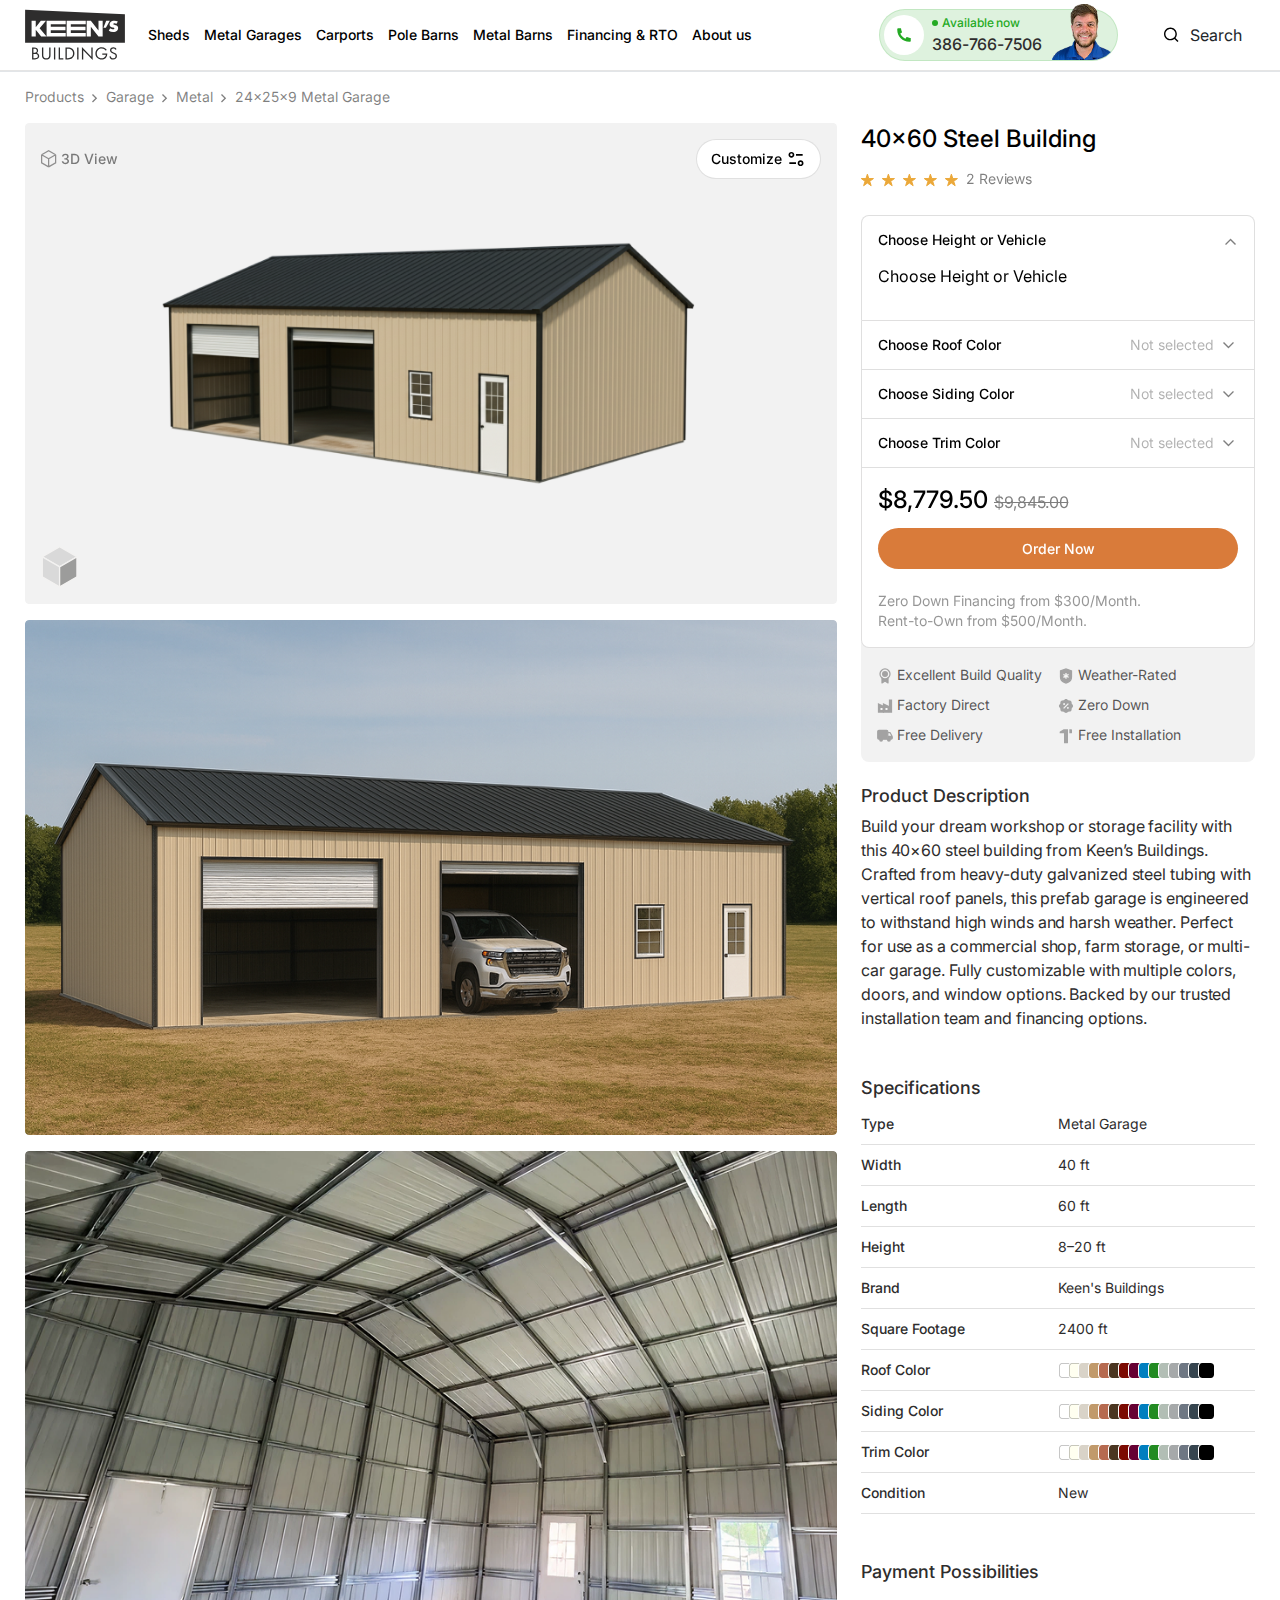
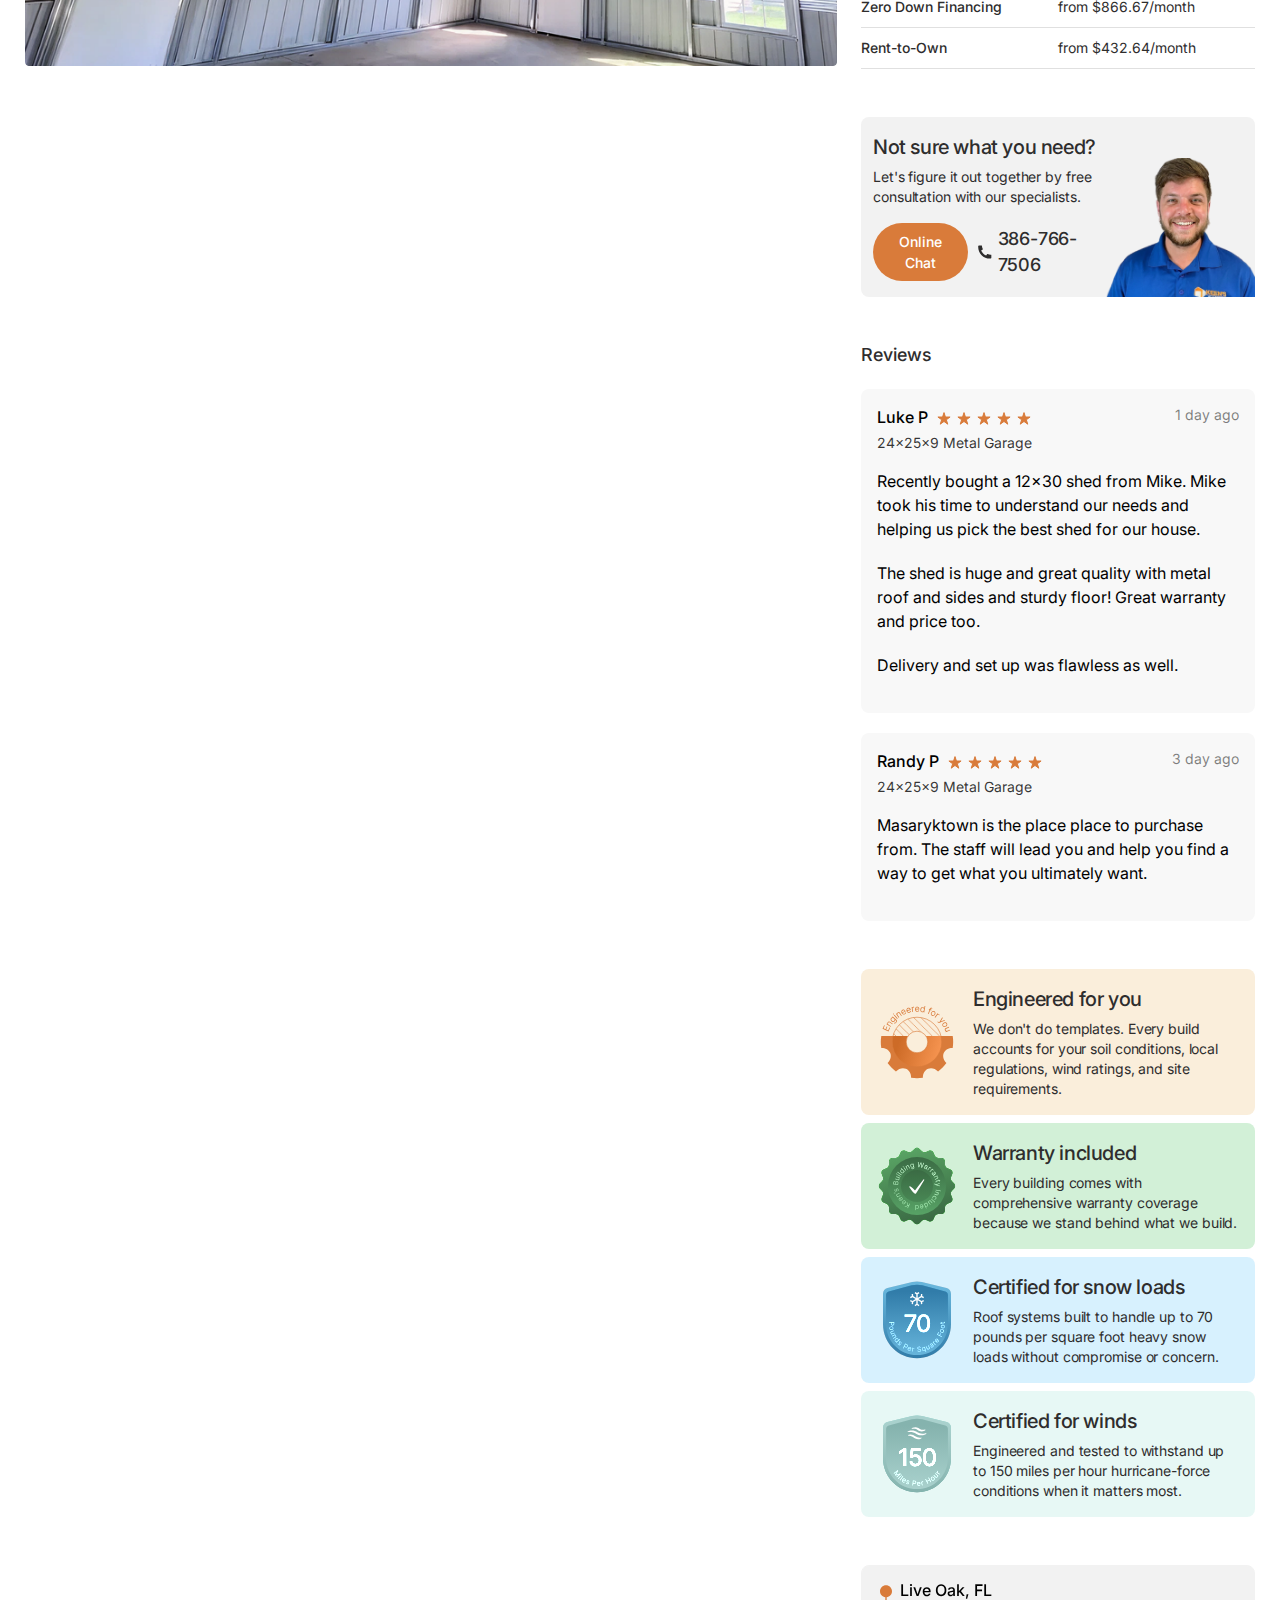
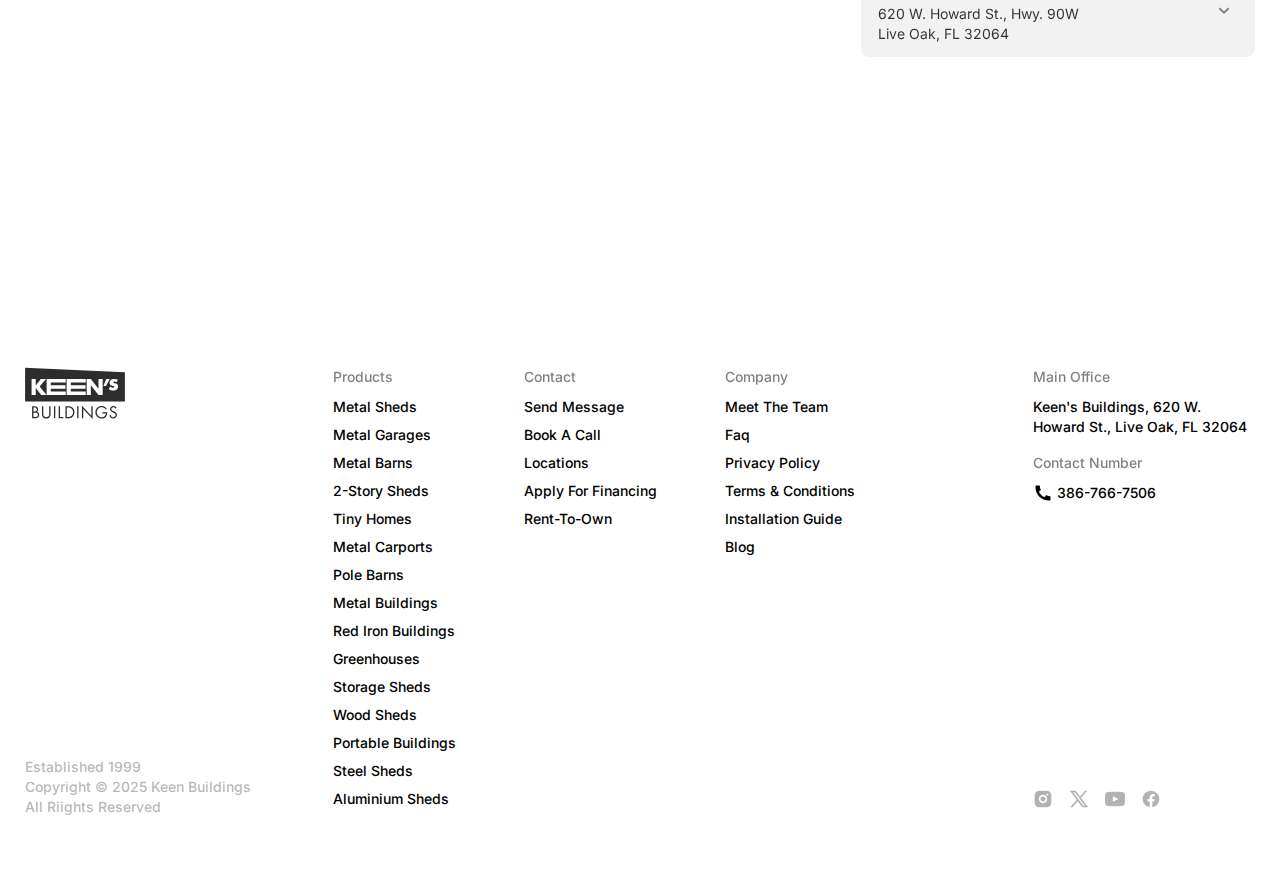
<file: product.html>
<!doctype html>
<html lang="en">

<head>
   <!-- Required meta tags -->
   <meta charset="utf-8">
   <meta name="viewport" content="width=device-width, initial-scale=1">
   <link rel="icon" type="image/png" sizes="32x32" href="images/favicon.png">
   <!-- Bootstrap CSS -->
   <link rel="stylesheet" href="css/bootstrap.min.css">
   <link rel="stylesheet" href="css/aos.css">
   <link rel="stylesheet" href="css/swiper-bundle.min.css">
   <link rel="stylesheet" href="css/flatpickr.min.css">
   <link rel="stylesheet" href="css/style.css">
   <link rel="stylesheet" href="css/responsive.css">
   <title>Keen's</title>
</head>

<body>
   <header class="header">
      <div class="header-top">
         <div class="container">
            <div class="d-flex align-items-center  position-relative">
               <div class="logo me-auto">
                  <a href="index.html">
                     <img src="images/logo.svg" alt="">
                  </a>
               </div>
               <div class="header-right d-flex align-items-center justify-content-center">
                  <div class="offcanvas offcanvas-start" tabindex="-1" id="offcanvasExample"
                     aria-labelledby="offcanvasExampleLabel">
                     <div class="offcanvas-header d-none justify-content-between border-bottom">
                        <div class="header-close text-white ms-auto text-end" data-bs-dismiss="offcanvas"
                           aria-label="Close">
                           <svg xmlns="http://www.w3.org/2000/svg" width="16" height="16" fill="currentColor"
                              class="bi bi-x-lg" viewBox="0 0 16 16">
                              <path
                                 d="M2.146 2.854a.5.5 0 1 1 .708-.708L8 7.293l5.146-5.147a.5.5 0 0 1 .708.708L8.707 8l5.147 5.146a.5.5 0 0 1-.708.708L8 8.707l-5.146 5.147a.5.5 0 0 1-.708-.708L7.293 8z" />
                           </svg>
                        </div>
                     </div>
                     <div class="offcanvas-body">
                        <nav>
                           <ul class="navbar-nav">
                              <li class="nav-item"><a href="#" class="nav-link">Sheds</a></li>
                              <li class="nav-item"><a href="metalGarage.html" class="nav-link">Metal Garages</a></li>
                              <li class="nav-item"><a href="#" class="nav-link">Carports</a></li>
                              <li class="nav-item"><a href="#" class="nav-link">Pole Barns</a></li>
                              <li class="nav-item"><a href="#" class="nav-link">Metal Barns</a></li>
                              <li class="nav-item"><a href="#" class="nav-link">Financing & RTO</a></li>
                              <li class="nav-item"><a href="about-us.html" class="nav-link">About us</a></li>
                           </ul>
                        </nav>

                     </div>
                  </div>
               </div>
               <div class="user-auth">
                  <ul class="list-unstyled p-0 m-0 d-flex align-items-center gap-md-3 gap-2">
                     <li class="position-relative me-3">
                        <a href="tel:386-766-7506" class="header-number d-flex align-items-center gap-2 justify-content-between">
                          <div class="contact-left d-flex align-items-center gap-2">
                              <div class="contact-icons">
                                 <span class="d-flex align-items-center justify-content-center">
                                    <svg width="24" height="24" viewBox="0 0 24 24" fill="none" xmlns="http://www.w3.org/2000/svg"><path d="M21 16.42V19.9561C21 20.4811 20.5941 20.9167 20.0705 20.9537C19.6331 20.9846 19.2763 21 19 21C10.1634 21 3 13.8366 3 5C3 4.72371 3.01545 4.36687 3.04635 3.9295C3.08337 3.40588 3.51894 3 4.04386 3H7.5801C7.83678 3 8.05176 3.19442 8.07753 3.4498C8.10067 3.67907 8.12218 3.86314 8.14207 4.00202C8.34435 5.41472 8.75753 6.75936 9.3487 8.00303C9.44359 8.20265 9.38171 8.44159 9.20185 8.57006L7.04355 10.1118C8.35752 13.1811 10.8189 15.6425 13.8882 16.9565L15.4271 14.8019C15.5572 14.6199 15.799 14.5573 16.001 14.6532C17.2446 15.2439 18.5891 15.6566 20.0016 15.8584C20.1396 15.8782 20.3225 15.8995 20.5502 15.9225C20.8056 15.9483 21 16.1633 21 16.42Z" fill="#24AA24"/></svg>
                                 </span>
                              </div>
                              <div class="text-number">
                                 <span class="available">Available now</span>
                                 <span class="number">386-766-7506</span>
                              </div>
                          </div>
                        </a>
                        <div class="contact-img">
                           <img src="images/available-call.png" alt="">
                        </div>
                     </li>
                     <li class="d-md-block d-none search-wrap">
                        <div class="position-relative from-search btn search-toggle d-flex align-items-center gap-1" data-bs-toggle="modal" data-bs-target="#SearchModal">
                           <button class="border-0 btn-search" type="submit">
                              <svg width="14" height="14" viewBox="0 0 14 14" fill="none" xmlns="http://www.w3.org/2000/svg"><path d="M10.6873 9.74453L13.5425 12.5997L12.5997 13.5425L9.74453 10.6873C8.71793 11.5087 7.416 12 6 12C2.688 12 0 9.312 0 6C0 2.688 2.688 0 6 0C9.312 0 12 2.688 12 6C12 7.416 11.5087 8.71793 10.6873 9.74453ZM9.3498 9.24987C10.165 8.40973 10.6667 7.26373 10.6667 6C10.6667 3.42167 8.57833 1.33333 6 1.33333C3.42167 1.33333 1.33333 3.42167 1.33333 6C1.33333 8.57833 3.42167 10.6667 6 10.6667C7.26373 10.6667 8.40973 10.165 9.24987 9.3498L9.3498 9.24987Z" fill="currentColor"/></svg>
                           </button>
                           <span>Search</span>
                        </div>
                     </li>
                     
                  </ul>
               </div>
               <button class="btn btn-open-menu d-xl-none bg-transparent border-0 p-0 ps-md-3" type="button"
                  data-bs-toggle="offcanvas" data-bs-target="#offcanvasExample" aria-controls="offcanvasExample">
                  <span class="mobile-nav">
                     <span class="bar1"></span>
                     <span class="bar2"></span>
                     <span class="bar3"></span>
                  </span>
               </button>
            </div>
         </div>
      </div>
   </header>

   <main class="main">
      
    <div class="breadcrumb-sec pb-3">
        <div class="container">
            <nav aria-label="breadcrumb">
                <ol class="breadcrumb gap-2 m-0 p-0">
                    <li class="breadcrumb-item"><a href="#">Products</a></li>
                    <li>
                        <svg width="6" height="9" viewBox="0 0 6 9" fill="none" xmlns="http://www.w3.org/2000/svg"><path d="M3.29981 4.24275L-3.29692e-07 0.942879L0.942807 7.91138e-05L5.18548 4.24275L0.942807 8.48535L-4.12114e-08 7.54255L3.29981 4.24275Z" fill="currentColor"/></svg>
                    </li>
                    <li class="breadcrumb-item"><a href="#">Garage</a></li>
                    <li>
                        <svg width="6" height="9" viewBox="0 0 6 9" fill="none" xmlns="http://www.w3.org/2000/svg"><path d="M3.29981 4.24275L-3.29692e-07 0.942879L0.942807 7.91138e-05L5.18548 4.24275L0.942807 8.48535L-4.12114e-08 7.54255L3.29981 4.24275Z" fill="currentColor"/></svg>
                    </li>
                    <li class="breadcrumb-item"><a href="#">Metal</a></li>
                    <li>
                        <svg width="6" height="9" viewBox="0 0 6 9" fill="none" xmlns="http://www.w3.org/2000/svg"><path d="M3.29981 4.24275L-3.29692e-07 0.942879L0.942807 7.91138e-05L5.18548 4.24275L0.942807 8.48535L-4.12114e-08 7.54255L3.29981 4.24275Z" fill="currentColor"/></svg>
                    </li>
                    <li class="breadcrumb-item active" aria-current="page">24x25x9 Metal Garage</li>
                </ol>
            </nav>
        </div>
    </div>

      
      <section class="product-category">
         <div class="container">
            <div class="row">
               <div class="col-lg-8 mb-lg-0 mb-4">
                  <div class="product-img-box ">
                     <div class="swiper mySwiper product-img-list">
                        <div class="swiper-wrapper">
                           <div class="swiper-slide">
                              <div class="product-slider-sec position-relative">
                                 <div class="full-img-box">
                                    <img src="images/product-slider-01.png" alt="">
                                 </div>
                              
                                 <div class="top-slider-box">
                                    <ul class="m-0 p-0 list-unstyled d-flex align-items-center justify-content-between gap-2 w-100">
                                       <li>
                                          <div class="item-view d-flex align-items-center gap-1">
                                             <svg width="16" height="18" viewBox="0 0 16 18" fill="none" xmlns="http://www.w3.org/2000/svg"><path d="M7.625 8.80458L0.625 4.76313M7.625 8.80458L14.625 4.76313M7.625 8.80458V16.846M0.625 4.76313L7.625 0.72168L14.625 4.76313M0.625 4.76313V12.8046L7.625 16.846M14.625 4.76313L14.625 12.8046L7.625 16.846" stroke="#2E2D2D" stroke-width="1.25"/></svg>
                                             <span>3D View</span>
                                          </div>
                                       </li>
                                       <li>
                                          <a href="#" class="customize-sec d-flex align-items-center gap-1">
                                             <span>Customize</span>
                                             <svg width="20" height="20" viewBox="0 0 20 20" fill="none" xmlns="http://www.w3.org/2000/svg"><path d="M4.16667 5.83317C4.16667 5.14281 4.72631 4.58317 5.41667 4.58317C6.10702 4.58317 6.66667 5.14281 6.66667 5.83317C6.66667 6.52353 6.10702 7.08317 5.41667 7.08317C4.72631 7.08317 4.16667 6.52353 4.16667 5.83317ZM5.41667 2.9165C3.80583 2.9165 2.5 4.22234 2.5 5.83317C2.5 7.444 3.80583 8.74984 5.41667 8.74984C7.0275 8.74984 8.33333 7.444 8.33333 5.83317C8.33333 4.22234 7.0275 2.9165 5.41667 2.9165ZM10 6.6665H16.6667V4.99984H10V6.6665ZM13.3333 14.1665C13.3333 13.4762 13.893 12.9165 14.5833 12.9165C15.2737 12.9165 15.8333 13.4762 15.8333 14.1665C15.8333 14.8568 15.2737 15.4165 14.5833 15.4165C13.893 15.4165 13.3333 14.8568 13.3333 14.1665ZM14.5833 11.2498C12.9725 11.2498 11.6667 12.5557 11.6667 14.1665C11.6667 15.7773 12.9725 17.0832 14.5833 17.0832C16.1942 17.0832 17.5 15.7773 17.5 14.1665C17.5 12.5557 16.1942 11.2498 14.5833 11.2498ZM3.33333 13.3332V14.9998H10V13.3332H3.33333Z" fill="black"/></svg>
                                          </a>
                                       </li>
                                    </ul>
                                 </div>
                                 <div class="bottom-slider-box">
                                    <svg width="38" height="42" viewBox="0 0 38 42" fill="none" xmlns="http://www.w3.org/2000/svg"><rect width="20" height="20" transform="matrix(0.866025 -0.5 0.866025 0.5 1.29883 10.75)" fill="#D9D9D9" stroke="#F3F2F1" stroke-width="1.5"/><rect width="20" height="20" transform="matrix(-0.866025 -0.5 -2.20305e-08 1 18.6191 20.75)" fill="#D9D9D9" stroke="#F3F2F1" stroke-width="1.5"/><rect width="20" height="20" transform="matrix(0.866025 -0.5 2.20305e-08 1 18.6191 20.75)" fill="#9C9C9B" stroke="#F3F2F1" stroke-width="1.5"/></svg>
                                 </div>
                              </div>
                           </div>
                           <div class="swiper-slide">
                              <div class="product-slider-sec position-relative">
                                 <div class="full-img-box">
                                    <img src="images/product-slider-02.png" alt="">
                                 </div>
                              </div>
                           </div>
                           <div class="swiper-slide">
                              <div class="product-slider-sec position-relative">
                                 <div class="full-img-box">
                                    <img src="images/product-slider-03.png" alt="">
                                 </div>
                              </div>
                           </div>
                        </div>
                        <div class="swiper-button-next"></div>
                        <div class="swiper-button-prev"></div>
                        <div class="swiper-pagination"></div>
                     </div>
                  </div>
               </div>
               <div class="col-lg-4">
                  <div class="product-category-details">
                     <div class="text-rating-top metal-garage-sec mb-4">
                        <h4>40×60 Steel Building</h4>
                        <div class="rating-box d-flex align-items-center gap-2">
                           <ul class="p-0 m-0 list-unstyled d-flex align-items-center gap-2">
                              <li>
                                    <svg width="13" height="13" viewBox="0 0 13 13" fill="none" xmlns="http://www.w3.org/2000/svg"><path d="M6.38047 0.154541L7.81736 4.57683H12.4672L8.70541 7.30996L10.1423 11.7323L6.38047 8.99912L2.61864 11.7323L4.05553 7.30996L0.293707 4.57683H4.94358L6.38047 0.154541Z" fill="#EBA839" stroke="#EBA839" stroke-linejoin="bevel"/></svg>
                              </li>
                              <li>
                                    <svg width="13" height="13" viewBox="0 0 13 13" fill="none" xmlns="http://www.w3.org/2000/svg"><path d="M6.38047 0.154541L7.81736 4.57683H12.4672L8.70541 7.30996L10.1423 11.7323L6.38047 8.99912L2.61864 11.7323L4.05553 7.30996L0.293707 4.57683H4.94358L6.38047 0.154541Z" fill="#EBA839" stroke="#EBA839" stroke-linejoin="bevel"/></svg>
                              </li>
                              <li>
                                    <svg width="13" height="13" viewBox="0 0 13 13" fill="none" xmlns="http://www.w3.org/2000/svg"><path d="M6.38047 0.154541L7.81736 4.57683H12.4672L8.70541 7.30996L10.1423 11.7323L6.38047 8.99912L2.61864 11.7323L4.05553 7.30996L0.293707 4.57683H4.94358L6.38047 0.154541Z" fill="#EBA839" stroke="#EBA839" stroke-linejoin="bevel"/></svg>
                              </li>
                              <li>
                                    <svg width="13" height="13" viewBox="0 0 13 13" fill="none" xmlns="http://www.w3.org/2000/svg"><path d="M6.38047 0.154541L7.81736 4.57683H12.4672L8.70541 7.30996L10.1423 11.7323L6.38047 8.99912L2.61864 11.7323L4.05553 7.30996L0.293707 4.57683H4.94358L6.38047 0.154541Z" fill="#EBA839" stroke="#EBA839" stroke-linejoin="bevel"/></svg>
                              </li>
                              <li>
                                    <svg width="13" height="13" viewBox="0 0 13 13" fill="none" xmlns="http://www.w3.org/2000/svg"><path d="M6.38047 0.154541L7.81736 4.57683H12.4672L8.70541 7.30996L10.1423 11.7323L6.38047 8.99912L2.61864 11.7323L4.05553 7.30996L0.293707 4.57683H4.94358L6.38047 0.154541Z" fill="#EBA839" stroke="#EBA839" stroke-linejoin="bevel"/></svg>
                              </li>
                           </ul>
                           <p class="m-0 p-0">2 Reviews</p>
                        </div>
                     </div>

                     <div class="product-accordion-sec">
                        <div class="accordion" id="accordionExample">
                           <div class="accordion-item">
                              <h2 class="accordion-header" id="headingOne">
                                 <button class="accordion-button" type="button" data-bs-toggle="collapse" data-bs-target="#collapseOne" aria-expanded="true" aria-controls="collapseOne">
                                    Choose Height or Vehicle
                                    <span class="not-selected">Not selected</span>
                                 </button>
                              </h2>
                              <div id="collapseOne" class="accordion-collapse collapse show" aria-labelledby="headingOne" data-bs-parent="#accordionExample">
                                 <div class="accordion-body">
                                    <p> Choose Height or Vehicle</p>
                                 </div>
                              </div>
                           </div>
                           <div class="accordion-item">
                              <h2 class="accordion-header" id="headingTwo">
                                 <button class="accordion-button collapsed" type="button" data-bs-toggle="collapse" data-bs-target="#collapseTwo" aria-expanded="false" aria-controls="collapseTwo">
                                    Choose Roof Color
                                    <span class="not-selected">Not selected</span>
                                 </button>
                              </h2>
                              <div id="collapseTwo" class="accordion-collapse collapse" aria-labelledby="headingTwo" data-bs-parent="#accordionExample">
                                 <div class="accordion-body">
                                   <div class="accordion-product-box">
                                       <div class="color-grid">
                                          <div class="color-box "  data-title="White"></div>
                                          <div class="color-box "  data-title="Ivory"></div>
                                          <div class="color-box "  data-title="Light Beige"></div>
                                          <div class="color-box "  data-title="Tan"></div>
                                          <div class="color-box "  data-title="Clay Brown"></div>
                                          <div class="color-box "  data-title="Dark Brown"></div>

                                          <div class="color-box "  data-title="Maroon"></div>
                                          <div class="color-box "  data-title="Wine"></div>
                                          <div class="color-box "  data-title="Ocean Blue"></div>
                                          <div class="color-box "  data-title="Forest Green"></div>
                                          <div class="color-box "  data-title="Ash Gray"></div>
                                          <div class="color-box "  data-title="Concrete Gray"></div>

                                          <div class="color-box "  data-title="Slate Gray"></div>
                                          <div class="color-box  active"  data-title="Charcoal"></div>
                                          <div class="color-box "  data-title="Black"></div>
                                       </div>
                                   </div>
                                 </div>
                              </div>
                           </div>
                           <div class="accordion-item">
                              <h2 class="accordion-header" id="headingThree">
                                 <button class="accordion-button collapsed" type="button" data-bs-toggle="collapse" data-bs-target="#collapseThree" aria-expanded="false" aria-controls="collapseThree">
                                    Choose Siding Color
                                    <span class="not-selected">Not selected</span>
                                 </button>
                              </h2>
                              <div id="collapseThree" class="accordion-collapse collapse" aria-labelledby="headingThree" data-bs-parent="#accordionExample">
                                 <div class="accordion-body">
                                    <p> Choose Siding Color</p>
                                 </div>
                              </div>
                           </div>
                           <div class="accordion-item">
                              <h2 class="accordion-header" id="headingThree">
                                 <button class="accordion-button collapsed" type="button" data-bs-toggle="collapse" data-bs-target="#collapseThree" aria-expanded="false" aria-controls="collapseThree">
                                    Choose Trim Color
                                    <span class="not-selected">Not selected</span>
                                 </button>
                              </h2>
                              <div id="collapseThree" class="accordion-collapse collapse" aria-labelledby="headingThree" data-bs-parent="#accordionExample">
                                 <div class="accordion-body">
                                    <p>Choose Trim Color</p>
                                 </div>
                              </div>
                           </div>
                        </div>
                        <div class="price-btn-box metal-garage-sec w-100">
                           <div class="p-0 m-auto w-100 text-start">
                              <div class="price-box">
                                 <h4>$8,779.50 <span>$9,845.00</span></h4>
                              </div>
                              <a href="#" class="btn-theme btn-orange w-100">Order Now</a>
                           </div>
                           <p class="p-0 mb-0">Zero Down Financing from $300/Month. <span class="d-block">Rent-to-Own from $500/Month.</span></p>
                        </div>
                     </div>

                     <div class="product-category-icons-box metal-garage-sec">
                        <div class="bottom-metal-garage">
                           <ul class="p-0 m-0 d-flex flex-wrap"> 
                              <li>
                                 <img src="images/metal-03.svg" alt="">
                                 <span>Excellent Build Quality</span>
                              </li>
                              <li>
                                 <img src="images/metal-01.svg" alt="">
                                 <span>Weather-Rated</span>
                              </li>
                              <li>
                                 <img src="images/metal-05.svg" alt="">
                                 <span>Factory Direct</span>
                              </li>
                              <li>
                                 <img src="images/metal-02.svg" alt="">
                                 <span>Zero Down</span>
                              </li>
                              <li>
                                 <img src="images/metal-04.svg" alt="">
                                 <span>Free Delivery</span>
                              </li>
                              <li>
                                 <img src="images/metal-06.svg" alt="">
                                 <span>Free Installation</span>
                              </li>
                           </ul>
                        </div>
                     </div>

                     <div class="product-description pt-4">
                        <h5 class="mb-2">Product Description</h5>
                        <p class="p-0 m-0">Build your dream workshop or storage facility with this 40×60 steel building from Keen’s Buildings. Crafted from heavy-duty galvanized steel tubing with vertical roof panels, this prefab garage is engineered to withstand high winds and harsh weather. Perfect for use as a commercial shop, farm storage, or multi-car garage. Fully customizable with multiple colors, doors, and window options. Backed by our trusted installation team and financing options.</p>
                     </div>

                     <div class="product-description-tabls details-slider-garage mt-5">
                        <h5 class="mb-3">Specifications</h5>
                        <div class="right-text-para">
                           <table>
                                 <tr>
                                    <th>Type</th>
                                    <td>Metal Garage</td>
                                 </tr>
                                 <tr>
                                    <th>Width</th>
                                    <td>40 ft</td>
                                 </tr>
                                 <tr>
                                    <th>Length</th>
                                    <td>60 ft</td>
                                 </tr>
                                 <tr>
                                    <th>Height</th>
                                    <td>8–20 ft</td>
                                 </tr>
                                 <tr>
                                    <th>Brand</th>
                                    <td>Keen's Buildings</td>
                                 </tr>
                                 <tr>
                                    <th>Square Footage</th>
                                    <td>2400 ft</td>
                                 </tr>
                                 <tr>
                                    <th>Roof Color</th>
                                    <td>
                                       <img src="images/color-shad.png" alt="">
                                    </td>
                                 </tr>
                                 <tr>
                                    <th>Siding Color</th>
                                    <td>
                                       <img src="images/color-shad.png" alt="">
                                    </td>
                                 </tr>
                                 <tr>
                                    <th>Trim Color</th>
                                    <td>
                                       <img src="images/color-shad.png" alt="">
                                    </td>
                                 </tr>
                                 <tr>
                                    <th>Condition</th>
                                    <td>New</td>
                                 </tr>
                           </table>
                        </div>
                     </div>

                     <div class="product-description-tabls details-slider-garage mt-5">
                        <h5 class="mb-3">Payment Possibilities</h5>
                        <div class="right-text-para">
                           <table>
                                 <tr>
                                    <th>Zero Down Financing</th>
                                    <td>from $866.67/month</td>
                                 </tr>
                                 <tr>
                                    <th>Rent-to-Own</th>
                                    <td>from $432.64/month</td>
                                 </tr>
                           </table>
                        </div>
                     </div>

                     <div class="online-chat-box mt-5">
                        <div class="bg-lighter d-flex align-items-end">
                           <div class="text-box">
                              <div class="top-chat">
                                 <h4>Not sure what you need?</h4>
                                 <p>Let's figure it out together by free consultation with our specialists.</p>
                              </div>
                              <ul class="list-unstyled p-0 m-0 d-flex align-items-center gap-2">
                                 <li>
                                    <a href="#" class="btn btn-theme btn-orange">Online Chat</a>
                                 </li>
                                 <li>
                                    <a href="tel:386-766-7506" class="d-flex align-items-center gap-1 contcact-number">
                                       <svg width="20" height="20" viewBox="0 0 20 20" fill="none" xmlns="http://www.w3.org/2000/svg"><path d="M17.5 13.6833V16.6301C17.5 17.0676 17.1617 17.4306 16.7254 17.4614C16.3609 17.4872 16.0636 17.5 15.8333 17.5C8.4695 17.5 2.5 11.5305 2.5 4.16667C2.5 3.93642 2.51288 3.63906 2.53863 3.27458C2.56948 2.83823 2.93245 2.5 3.36988 2.5H6.31675C6.53065 2.5 6.7098 2.66202 6.73127 2.87483C6.75056 3.06589 6.76848 3.21928 6.78506 3.33502C6.95362 4.51227 7.29794 5.6328 7.79058 6.66919C7.86966 6.83554 7.81809 7.03466 7.66821 7.14172L5.86962 8.4265C6.9646 10.9843 9.01575 13.0354 11.5735 14.1304L12.8559 12.3349C12.9643 12.1832 13.1658 12.1311 13.3342 12.211C14.3705 12.7032 15.4909 13.0472 16.668 13.2153C16.783 13.2318 16.9354 13.2496 17.1252 13.2687C17.338 13.2902 17.5 13.4694 17.5 13.6833Z" fill="currentColor"/></svg>
                                       <span>386-766-7506</span>
                                    </a>
                                 </li>
                              </ul>
                           </div>
                           <div class="img-box">
                              <img src="images/call-author.png" alt="">
                           </div>
                        </div>
                     </div>

                     <div class="review-product-sec mt-5">
                        
                        <div class="card-right">
                           <div class="reviews-header">
                              <h5>Reviews</h5>
                           </div>

                           <div class="review">
                              <div class="stars d-flex justify-content-between gap-3">
                                 <div class="name-desi">
                                    <div class="d-flex align-items-center gap-2 mb-1">
                                       <h4 class="m-0">Luke P</h4>
                                       <div class="stars m-0">
                                          <svg width="16" height="16" viewBox="0 0 16 16" fill="none">
                                             <path
                                                d="M8.00059 1.6001L9.43748 6.02239H14.0873L10.3255 8.75552L11.7624 13.1778L8.00059 10.4447L4.23876 13.1778L5.67565 8.75552L1.91382 6.02239H6.5637L8.00059 1.6001Z"
                                                fill="currentColor" stroke="currentColor" stroke-linejoin="bevel" />
                                          </svg>
                                          <svg width="16" height="16" viewBox="0 0 16 16" fill="none">
                                             <path
                                                d="M8.00059 1.6001L9.43748 6.02239H14.0873L10.3255 8.75552L11.7624 13.1778L8.00059 10.4447L4.23876 13.1778L5.67565 8.75552L1.91382 6.02239H6.5637L8.00059 1.6001Z"
                                                fill="currentColor" stroke="currentColor" stroke-linejoin="bevel" />
                                          </svg>
         
                                          <svg width="16" height="16" viewBox="0 0 16 16" fill="none">
                                             <path
                                                d="M8.00059 1.6001L9.43748 6.02239H14.0873L10.3255 8.75552L11.7624 13.1778L8.00059 10.4447L4.23876 13.1778L5.67565 8.75552L1.91382 6.02239H6.5637L8.00059 1.6001Z"
                                                fill="currentColor" stroke="currentColor" stroke-linejoin="bevel" />
                                          </svg>
         
                                          <svg width="16" height="16" viewBox="0 0 16 16" fill="none">
                                             <path
                                                d="M8.00059 1.6001L9.43748 6.02239H14.0873L10.3255 8.75552L11.7624 13.1778L8.00059 10.4447L4.23876 13.1778L5.67565 8.75552L1.91382 6.02239H6.5637L8.00059 1.6001Z"
                                                fill="currentColor" stroke="currentColor" stroke-linejoin="bevel" />
                                          </svg>
         
                                          <svg width="16" height="16" viewBox="0 0 16 16" fill="none">
                                             <path
                                                d="M8.00059 1.6001L9.43748 6.02239H14.0873L10.3255 8.75552L11.7624 13.1778L8.00059 10.4447L4.23876 13.1778L5.67565 8.75552L1.91382 6.02239H6.5637L8.00059 1.6001Z"
                                                fill="currentColor" stroke="currentColor" stroke-linejoin="bevel" />
                                          </svg>
                                          
                                       </div>
                                    </div>
                                    <p class="product w-100">24x25x9 Metal Garage</p>
                                 </div>
                                 <span>1 day ago</span>
                              </div>

                              
                              <p class="text">
                                 Recently bought a 12×30 shed from Mike. Mike took his time to understand our needs and
                                 helping
                                 us pick the best shed for our house.
                              </p>
                              <p class="text">
                                 The shed is huge and great quality with metal roof and sides and sturdy floor! Great
                                 warranty
                                 and price too.
                              </p>
                              <p class="text">
                                 Delivery and set up was flawless as well.
                              </p>
                           </div>

                           <div class="review">
                              <div class="stars d-flex justify-content-between gap-3">
                                 <div class="name-desi">
                                    <div class="d-flex align-items-center gap-2 mb-1">
                                       <h4 class="m-0">Randy P</h4>
                                       <div class="stars m-0">
                                          <svg width="16" height="16" viewBox="0 0 16 16" fill="none">
                                             <path
                                                d="M8.00059 1.6001L9.43748 6.02239H14.0873L10.3255 8.75552L11.7624 13.1778L8.00059 10.4447L4.23876 13.1778L5.67565 8.75552L1.91382 6.02239H6.5637L8.00059 1.6001Z"
                                                fill="currentColor" stroke="currentColor" stroke-linejoin="bevel" />
                                          </svg>
                                          <svg width="16" height="16" viewBox="0 0 16 16" fill="none">
                                             <path
                                                d="M8.00059 1.6001L9.43748 6.02239H14.0873L10.3255 8.75552L11.7624 13.1778L8.00059 10.4447L4.23876 13.1778L5.67565 8.75552L1.91382 6.02239H6.5637L8.00059 1.6001Z"
                                                fill="currentColor" stroke="currentColor" stroke-linejoin="bevel" />
                                          </svg>
         
                                          <svg width="16" height="16" viewBox="0 0 16 16" fill="none">
                                             <path
                                                d="M8.00059 1.6001L9.43748 6.02239H14.0873L10.3255 8.75552L11.7624 13.1778L8.00059 10.4447L4.23876 13.1778L5.67565 8.75552L1.91382 6.02239H6.5637L8.00059 1.6001Z"
                                                fill="currentColor" stroke="currentColor" stroke-linejoin="bevel" />
                                          </svg>
         
                                          <svg width="16" height="16" viewBox="0 0 16 16" fill="none">
                                             <path
                                                d="M8.00059 1.6001L9.43748 6.02239H14.0873L10.3255 8.75552L11.7624 13.1778L8.00059 10.4447L4.23876 13.1778L5.67565 8.75552L1.91382 6.02239H6.5637L8.00059 1.6001Z"
                                                fill="currentColor" stroke="currentColor" stroke-linejoin="bevel" />
                                          </svg>
         
                                          <svg width="16" height="16" viewBox="0 0 16 16" fill="none">
                                             <path
                                                d="M8.00059 1.6001L9.43748 6.02239H14.0873L10.3255 8.75552L11.7624 13.1778L8.00059 10.4447L4.23876 13.1778L5.67565 8.75552L1.91382 6.02239H6.5637L8.00059 1.6001Z"
                                                fill="currentColor" stroke="currentColor" stroke-linejoin="bevel" />
                                          </svg>
                                          
                                       </div>
                                    </div>
                                    <p class="product w-100">24x25x9 Metal Garage</p>
                                 </div>
                                 <span>3 day ago</span>
                              </div>
                              <p class="text">Masaryktown is the place place to purchase from. The staff will lead you and help you find a way to get what you ultimately want.</p>
                           </div>


                        </div>
                     </div>

                     <div class="product-instruction-description mt-5">
                        <div class="product-instruction-item light-yellow-bg d-flex align-items-center gap-3 mb-8">
                           <div class="img-box">
                              <img src="images/instruction-01.svg" alt="">
                           </div>
                           <div class="text-box">
                              <h5>Engineered for you</h5>
                              <p class="m-0">We don't do templates. Every build accounts for your soil conditions, local regulations, wind ratings, and site requirements. </p>
                           </div>
                        </div>
                        <div class="product-instruction-item light-green-bg d-flex align-items-center gap-3 mb-8">
                           <div class="img-box">
                              <img src="images/instruction-02.svg" alt="">
                           </div>
                           <div class="text-box">
                              <h5>Warranty included</h5>
                              <p class="m-0">Every building comes with comprehensive warranty coverage because we stand behind what we build. </p>
                           </div>
                        </div>
                        <div class="product-instruction-item light-blue-bg d-flex align-items-center gap-3 mb-8">
                           <div class="img-box">
                              <img src="images/instruction-03.svg" alt="">
                           </div>
                           <div class="text-box">
                              <h5>Certified for snow loads</h5>
                              <p class="m-0">Roof systems built to handle up to 70 pounds per square foot heavy snow loads without compromise or concern. </p>
                           </div>
                        </div>
                        <div class="product-instruction-item lighter-green-bg d-flex align-items-center gap-3 mb-8">
                           <div class="img-box">
                              <img src="images/instruction-04.svg" alt="">
                           </div>
                           <div class="text-box">
                              <h5>Certified for winds</h5>
                              <p class="m-0">Engineered and tested to withstand up to 150 miles per hour hurricane-force conditions when it matters most. </p>
                           </div>
                        </div>
                     </div>



                     
                     <div class="locations-section mt-5">
                           <div class="row">
                              <div class="col-lg-12">
                                 <div class="locations-left">
                                    <div class="location-card active" data-bs-toggle="collapse" href="#collapseExample" role="button"
                                       aria-expanded="false" aria-controls="collapseExample">
                                       <div class="d-flex">
                                          <span class="dot">
                                             <svg width="16" height="16" viewBox="0 0 16 16" fill="none"
                                                xmlns="http://www.w3.org/2000/svg">
                                                <g>
                                                   <path
                                                      d="M7.33333 13.2967C4.33337 12.965 2 10.4217 2 7.33331C2 4.01961 4.68629 1.33331 8 1.33331C11.3137 1.33331 14 4.01961 14 7.33331C14 10.4217 11.6667 12.965 8.66667 13.2967V16H7.33333V13.2967Z"
                                                      fill="currentColor" />
                                                </g>
                                             </svg>
                                          </span>
                                          <label class="location-label">Live Oak, FL</label>
                                       </div>
                                       <p>620 W. Howard St., Hwy. 90W<br>Live Oak, FL 32064</p>

                                       <div class="down-arrow">
                                          <svg width="20" height="20" viewBox="0 0 20 20" fill="none">
                                          <g opacity="0.5">
                                             <path
                                                d="M10.0005 11.6248L14.1254 7.5L15.3039 8.67851L10.0005 13.9819L4.69727 8.67851L5.87577 7.5L10.0005 11.6248Z"
                                                fill="currentColor" />
                                          </g>
                                       </svg>
                                       </div>

                                    </div>
                                    <div class="collapse " id="collapseExample">
                                    <div class="location-list d-block pt-0 mt-2">
                                       <div class="location-card mb-2">
                                          <div class="d-flex">
                                             <span class="dot">
                                                <svg width="16" height="16" viewBox="0 0 16 16" fill="none"
                                                   xmlns="http://www.w3.org/2000/svg">
                                                   <g>
                                                      <path
                                                         d="M7.33333 13.2967C4.33337 12.965 2 10.4217 2 7.33331C2 4.01961 4.68629 1.33331 8 1.33331C11.3137 1.33331 14 4.01961 14 7.33331C14 10.4217 11.6667 12.965 8.66667 13.2967V16H7.33333V13.2967Z"
                                                         fill="currentColor" />
                                                   </g>
                                                </svg>
                                             </span>
                                             <label class="location-label">Live Oak Super Center, FL</label>
                                          </div>
                                          <p>211 72nd Trace <br> Live Oak, FL 32064</p>
                                       </div>
                                       <div class="location-card mb-2">
                                          <div class="d-flex">
                                             <span class="dot">
                                                <svg width="16" height="16" viewBox="0 0 16 16" fill="none"
                                                   xmlns="http://www.w3.org/2000/svg">
                                                   <g>
                                                      <path
                                                         d="M7.33333 13.2967C4.33337 12.965 2 10.4217 2 7.33331C2 4.01961 4.68629 1.33331 8 1.33331C11.3137 1.33331 14 4.01961 14 7.33331C14 10.4217 11.6667 12.965 8.66667 13.2967V16H7.33333V13.2967Z"
                                                         fill="currentColor" />
                                                   </g>
                                                </svg>
                                             </span>
                                             <label class="location-label">Brooksville/Masaryktown, FL</label>
                                          </div>
                                          <p>568 Broad <br> St Masaryktown, FL 34604</p>
                                       </div>
                                       <div class="location-card mb-2">
                                          <div class="d-flex">
                                             <span class="dot">
                                                <svg width="16" height="16" viewBox="0 0 16 16" fill="none"
                                                   xmlns="http://www.w3.org/2000/svg">
                                                   <g>
                                                      <path
                                                         d="M7.33333 13.2967C4.33337 12.965 2 10.4217 2 7.33331C2 4.01961 4.68629 1.33331 8 1.33331C11.3137 1.33331 14 4.01961 14 7.33331C14 10.4217 11.6667 12.965 8.66667 13.2967V16H7.33333V13.2967Z"
                                                         fill="currentColor" />
                                                   </g>
                                                </svg>
                                             </span>
                                             <label class="location-label">Perry, FL</label>
                                          </div>
                                          <p>2444 South Byron Butler Parkway <br>
                                             Perry, FL 32348</p>
                                       </div>
                                       <div class="location-card mb-2">
                                          <div class="d-flex">
                                             <span class="dot">
                                                <svg width="16" height="16" viewBox="0 0 16 16" fill="none"
                                                   xmlns="http://www.w3.org/2000/svg">
                                                   <g>
                                                      <path
                                                         d="M7.33333 13.2967C4.33337 12.965 2 10.4217 2 7.33331C2 4.01961 4.68629 1.33331 8 1.33331C11.3137 1.33331 14 4.01961 14 7.33331C14 10.4217 11.6667 12.965 8.66667 13.2967V16H7.33333V13.2967Z"
                                                         fill="currentColor" />
                                                   </g>
                                                </svg>
                                             </span>
                                             <label class="location-label">Waycross, GA</label>
                                          </div>
                                          <p>2203 Memorial Drive <br> Waycross, GA 31501</p>
                                       </div>
                                       <div class="location-card mb-2">
                                          <div class="d-flex">
                                             <span class="dot">
                                                <svg width="16" height="16" viewBox="0 0 16 16" fill="none"
                                                   xmlns="http://www.w3.org/2000/svg">
                                                   <g>
                                                      <path
                                                         d="M7.33333 13.2967C4.33337 12.965 2 10.4217 2 7.33331C2 4.01961 4.68629 1.33331 8 1.33331C11.3137 1.33331 14 4.01961 14 7.33331C14 10.4217 11.6667 12.965 8.66667 13.2967V16H7.33333V13.2967Z"
                                                         fill="currentColor" />
                                                   </g>
                                                </svg>
                                             </span>
                                             <label class="location-label">Chiefland, FL</label>
                                          </div>
                                          <p>2561 N Young Blvd <br> Chiefland, FL 32626</p>
                                       </div>
                                       <div class="location-card mb-2">
                                          <div class="d-flex">
                                             <span class="dot">
                                                <svg width="16" height="16" viewBox="0 0 16 16" fill="none"
                                                   xmlns="http://www.w3.org/2000/svg">
                                                   <g>
                                                      <path
                                                         d="M7.33333 13.2967C4.33337 12.965 2 10.4217 2 7.33331C2 4.01961 4.68629 1.33331 8 1.33331C11.3137 1.33331 14 4.01961 14 7.33331C14 10.4217 11.6667 12.965 8.66667 13.2967V16H7.33333V13.2967Z"
                                                         fill="currentColor" />
                                                   </g>
                                                </svg>
                                             </span>
                                             <label class="location-label">Dade City, FL</label>
                                          </div>
                                          <p>20229 US 301 Dade City, FL 33523</p>
                                       </div>
                                       <div class="location-card mb-2">
                                          <div class="d-flex">
                                             <span class="dot">
                                                <svg width="16" height="16" viewBox="0 0 16 16" fill="none"
                                                   xmlns="http://www.w3.org/2000/svg">
                                                   <g>
                                                      <path
                                                         d="M7.33333 13.2967C4.33337 12.965 2 10.4217 2 7.33331C2 4.01961 4.68629 1.33331 8 1.33331C11.3137 1.33331 14 4.01961 14 7.33331C14 10.4217 11.6667 12.965 8.66667 13.2967V16H7.33333V13.2967Z"
                                                         fill="currentColor" />
                                                   </g>
                                                </svg>
                                             </span>
                                             <label class="location-label">Uphold's Feed (Madison, FL)</label>
                                          </div>
                                          <p>644 Duval St <br> Madison, FL 32340</p>
                                       </div>
                                    </div>
                                    </div>
                                 </div>
                              </div>
                              <div class="col-lg-12">
                                 <div class="locations-right">
                                    <iframe src="https://www.google.com/maps/embed?pb=!1m18!1m12!1m3!1d3444.8226497424657!2d-82.99283912390838!3d30.29911010645887!2m3!1f0!2f0!3f0!3m2!1i1024!2i768!4f13.1!3m3!1m2!1s0x88eede7ed8fdca0f%3A0x3b8840c76aa2b33c!2s620%20W%20Howard%20St%20%2390w%2C%20Live%20Oak%2C%20FL%2032064%2C%20USA!5e0!3m2!1sen!2sin!4v1765898623325!5m2!1sen!2sin" width="100%" height="100%" style="border:0;" allowfullscreen="" loading="lazy" referrerpolicy="no-referrer-when-downgrade"></iframe>
                                 </div>
                              </div>
                        </div>
                     </div>


                  </div>
               </div>
            </div>
         </div>
      </section>


   </main>


   <footer class="footer">
      <div class="top-footer">
         <div class="container">
            <div class="inner-footer-box d-flex flex-wrap justify-content-between">
               <div class="left-footer d-flex flex-lg-column">
                  <a href="index.html" class="footer-logo">
                     <img src="images/logo.svg" alt="">
                  </a>

                  <div class="bottom-items-footer socile-footer mt-auto d-lg-none d-block">
                     <ul class="p-0 m-0 list-unstyled d-flex align-items-center gap-3">
                        <li>
                           <a href="#">
                              <svg width="20" height="20" viewBox="0 0 20 20" fill="none"
                                 xmlns="http://www.w3.org/2000/svg">
                                 <path
                                    d="M10.8567 1.6673C11.7946 1.66885 12.2698 1.67381 12.6805 1.68604L12.8422 1.69132C13.0291 1.69796 13.2134 1.7063 13.4357 1.71671C14.3224 1.75769 14.9273 1.89796 15.4586 2.10421C16.0078 2.31602 16.4717 2.60213 16.9349 3.06533C17.3974 3.52852 17.6836 3.9938 17.8961 4.54171C18.1016 5.07227 18.2419 5.67783 18.2836 6.56463C18.2935 6.78686 18.3015 6.97119 18.3081 7.15806L18.3133 7.3198C18.3255 7.73041 18.3311 8.20574 18.3328 9.1436L18.3335 9.76494C18.3336 9.84086 18.3336 9.91919 18.3336 10L18.3335 10.2351L18.333 10.8565C18.3314 11.7944 18.3265 12.2697 18.3142 12.6803L18.3089 12.842C18.3023 13.0289 18.294 13.2133 18.2836 13.4354C18.2426 14.3223 18.1016 14.9271 17.8961 15.4584C17.6842 16.0077 17.3974 16.4716 16.9349 16.9348C16.4717 17.3973 16.0057 17.6834 15.4586 17.8959C14.9273 18.1014 14.3224 18.2417 13.4357 18.2834C13.2134 18.2933 13.0291 18.3014 12.8422 18.3079L12.6805 18.3131C12.2698 18.3254 11.7946 18.3309 10.8567 18.3327L10.2353 18.3334C10.1594 18.3334 10.0811 18.3334 10.0002 18.3334H9.76516L9.14375 18.3328C8.20591 18.3313 7.7306 18.3263 7.31997 18.314L7.15824 18.3088C6.97136 18.3021 6.78703 18.2938 6.56481 18.2834C5.67801 18.2424 5.07384 18.1014 4.5419 17.8959C3.99328 17.6841 3.5287 17.3973 3.06551 16.9348C2.60231 16.4716 2.3169 16.0056 2.1044 15.4584C1.89815 14.9271 1.75856 14.3223 1.7169 13.4354C1.707 13.2133 1.69892 13.0289 1.69238 12.842L1.68714 12.6803C1.67495 12.2697 1.66939 11.7944 1.66759 10.8565L1.66748 9.1436C1.66903 8.20574 1.67399 7.73041 1.68621 7.3198L1.69151 7.15806C1.69815 6.97119 1.70648 6.78686 1.7169 6.56463C1.75786 5.67713 1.89815 5.07296 2.1044 4.54171C2.3162 3.99311 2.60231 3.52852 3.06551 3.06533C3.5287 2.60213 3.99398 2.31671 4.5419 2.10421C5.07315 1.89796 5.67731 1.75838 6.56481 1.71671C6.78703 1.70682 6.97136 1.69875 7.15824 1.69221L7.31997 1.68696C7.7306 1.67476 8.20591 1.66921 9.14375 1.66741L10.8567 1.6673ZM10.0002 5.83338C7.69781 5.83338 5.83356 7.69966 5.83356 10C5.83356 12.3024 7.69984 14.1667 10.0002 14.1667C12.3027 14.1667 14.1669 12.3004 14.1669 10C14.1669 7.69763 12.3006 5.83338 10.0002 5.83338ZM10.0002 7.50005C11.381 7.50005 12.5002 8.61894 12.5002 10C12.5002 11.3808 11.3813 12.5 10.0002 12.5C8.6195 12.5 7.50023 11.3812 7.50023 10C7.50023 8.61927 8.61908 7.50005 10.0002 7.50005ZM14.3752 4.58338C13.8008 4.58338 13.3336 5.04997 13.3336 5.62434C13.3336 6.19871 13.8002 6.66602 14.3752 6.66602C14.9496 6.66602 15.4169 6.19944 15.4169 5.62434C15.4169 5.04997 14.9488 4.58266 14.3752 4.58338Z"
                                    fill="black" />
                              </svg>
                           </a>
                        </li>
                        <li>
                           <a href="#">
                              <svg width="20" height="20" viewBox="0 0 20 20" fill="none"
                                 xmlns="http://www.w3.org/2000/svg">
                                 <path
                                    d="M6.66683 1.66669H0.833496L7.71755 10.8454L1.20845 18.3333H3.41681L8.74041 12.2092L13.3335 18.3334H19.1668L11.9932 8.7686L18.1669 1.66669H15.9586L10.9704 7.40484L6.66683 1.66669ZM14.1668 16.6667L4.16683 3.33335H5.8335L15.8335 16.6667H14.1668Z"
                                    fill="black" />
                              </svg>
                           </a>
                        </li>
                        <li>
                           <a href="#">
                              <svg width="20" height="20" viewBox="0 0 20 20" fill="none"
                                 xmlns="http://www.w3.org/2000/svg">
                                 <path
                                    d="M0.174647 5.67232C0.266455 4.2589 1.40282 3.15121 2.81748 3.08113C4.86599 2.97964 7.79391 2.85724 10 2.85724C12.2061 2.85724 15.134 2.97964 17.1825 3.08113C18.5972 3.15121 19.7335 4.2589 19.8254 5.67232C19.9133 7.02647 20 8.69271 20 10.0001C20 11.3075 19.9133 12.9737 19.8254 14.3279C19.7335 15.7413 18.5972 16.849 17.1825 16.9191C15.134 17.0206 12.2061 17.143 10 17.143C7.79391 17.143 4.86599 17.0206 2.81748 16.9191C1.40282 16.849 0.266455 15.7413 0.174647 14.3279C0.0866885 12.9737 0 11.3075 0 10.0001C0 8.69271 0.0866885 7.02647 0.174647 5.67232Z"
                                    fill="black" />
                                 <path d="M7.85742 7.1424V12.8567L13.5717 9.99954L7.85742 7.1424Z" fill="white" />
                              </svg>
                           </a>
                        </li>
                        <li>
                           <a href="#">
                              <svg width="20" height="20" viewBox="0 0 20 20" fill="none"
                                 xmlns="http://www.w3.org/2000/svg">
                                 <path
                                    d="M10.0008 1.66669C5.39844 1.66669 1.66748 5.39765 1.66748 10C1.66748 14.1594 4.71486 17.6069 8.69875 18.2321V12.4089H6.58284V10H8.69875V8.16409C8.69875 6.07555 9.94283 4.9219 11.8463 4.9219C12.7581 4.9219 13.7117 5.08465 13.7117 5.08465V7.13544H12.6609C11.6257 7.13544 11.3029 7.7778 11.3029 8.43685V10H13.6141L13.2447 12.4089H11.3029V18.2321C15.2867 17.6069 18.3342 14.1594 18.3342 10C18.3342 5.39765 14.6032 1.66669 10.0008 1.66669Z"
                                    fill="black" />
                              </svg>
                           </a>
                        </li>
                     </ul>
                  </div>

                  <div class="copyr-ght-box mt-auto d-lg-block d-none">
                     <p class="m-0 p-0">
                        <span class="d-block">Established 1999</span>
                        <span>Copyright © 2025 Keen Buildings</span>
                        <span class="d-block">All Riights Reserved</span>
                     </p>
                  </div>
               </div>
               <div class="mid-footer">
                  <div class="footer-item-box d-flex flex-wrap justify-content-between">
                     <div class="item-footer">
                        <h4>Products</h4>
                        <ul class="p-0 m-0 list-unstyled">
                           <li>
                              <a href="#">metal Sheds</a>
                           </li>
                           <li>
                              <a href="#">metal Garages</a>
                           </li>
                           <li>
                              <a href="#">metal Barns </a>
                           </li>
                           <li>
                              <a href="#">2-Story Sheds</a>
                           </li>
                           <li>
                              <a href="#">Tiny Homes</a>
                           </li>
                           <li>
                              <a href="#">Metal Carports</a>
                           </li>
                           <li>
                              <a href="#">Pole barns</a>
                           </li>
                           <li>
                              <a href="#">Metal buildings</a>
                           </li>
                           <li>
                              <a href="#">Red iron buildings</a>
                           </li>
                           <li>
                              <a href="#">greenhouses</a>
                           </li>
                           <li>
                              <a href="#">storage sheds</a>
                           </li>
                           <li>
                              <a href="#">wood sheds</a>
                           </li>
                           <li>
                              <a href="#">portable buildings</a>
                           </li>
                           <li>
                              <a href="#">steel sheds</a>
                           </li>
                           <li>
                              <a href="#">Aluminium sheds</a>
                           </li>
                        </ul>
                     </div>
                     <div class="item-footer">
                        <h4>Contact</h4>
                        <ul class="p-0 m-0 list-unstyled">
                           <li>
                              <a href="#">send message</a>
                           </li>
                           <li>
                              <a href="#">book a call</a>
                           </li>
                           <li>
                              <a href="#">locations</a>
                           </li>
                           <li>
                              <a href="#">Apply for Financing</a>
                           </li>
                           <li>
                              <a href="#">Rent-to-own</a>
                           </li>
                        </ul>
                     </div>
                     <div class="item-footer">
                        <h4>Company</h4>
                        <ul class="p-0 m-0 list-unstyled">
                           <li>
                              <a href="#">Meet the team </a>
                           </li>
                           <li>
                              <a href="#">Faq</a>
                           </li>
                           <li>
                              <a href="#">privacy Policy</a>
                           </li>
                           <li>
                              <a href="#">Terms & Conditions</a>
                           </li>
                           <li>
                              <a href="#">Installation guide</a>
                           </li>
                           <li>
                              <a href="#">Blog</a>
                           </li>
                        </ul>
                     </div>
                  </div>
               </div>
               <div class="right-footer">
                  <div class="item-footer d-flex flex-column h-100 justify-content-end ms-auto">
                     <div class="top-items-footer">
                        <h4>Main office</h4>
                        <p>Keen's Buildings, 620 W. Howard St., Live Oak, FL 32064</p>
                        <h4 class="mt-3">Contact number</h4>
                        <a href="tel:386-766-7506" class="d-flex align-items-center gap-1">
                           <svg width="20" height="20" viewBox="0 0 20 20" fill="none"
                              xmlns="http://www.w3.org/2000/svg">
                              <path
                                 d="M17.5 13.6833V16.6301C17.5 17.0676 17.1617 17.4306 16.7254 17.4614C16.3609 17.4872 16.0636 17.5 15.8333 17.5C8.4695 17.5 2.5 11.5305 2.5 4.16667C2.5 3.93642 2.51288 3.63906 2.53863 3.27458C2.56948 2.83823 2.93245 2.5 3.36988 2.5H6.31675C6.53065 2.5 6.7098 2.66202 6.73127 2.87483C6.75056 3.06589 6.76848 3.21928 6.78506 3.33502C6.95362 4.51227 7.29794 5.6328 7.79058 6.66919C7.86966 6.83554 7.81809 7.03466 7.66821 7.14172L5.86962 8.4265C6.9646 10.9843 9.01575 13.0354 11.5735 14.1304L12.8559 12.3349C12.9643 12.1832 13.1658 12.1311 13.3342 12.211C14.3705 12.7032 15.4909 13.0472 16.668 13.2153C16.783 13.2318 16.9354 13.2496 17.1252 13.2687C17.338 13.2902 17.5 13.4694 17.5 13.6833Z"
                                 fill="currentColor" />
                           </svg>
                           <span>386-766-7506</span>
                        </a>
                     </div>
                     <div class="bottom-items-footer socile-footer mt-auto d-lg-block d-none">
                        <ul class="p-0 m-0 list-unstyled d-flex align-items-center gap-3">
                           <li>
                              <a href="#">
                                 <svg width="20" height="20" viewBox="0 0 20 20" fill="none"
                                    xmlns="http://www.w3.org/2000/svg">
                                    <path
                                       d="M10.8567 1.6673C11.7946 1.66885 12.2698 1.67381 12.6805 1.68604L12.8422 1.69132C13.0291 1.69796 13.2134 1.7063 13.4357 1.71671C14.3224 1.75769 14.9273 1.89796 15.4586 2.10421C16.0078 2.31602 16.4717 2.60213 16.9349 3.06533C17.3974 3.52852 17.6836 3.9938 17.8961 4.54171C18.1016 5.07227 18.2419 5.67783 18.2836 6.56463C18.2935 6.78686 18.3015 6.97119 18.3081 7.15806L18.3133 7.3198C18.3255 7.73041 18.3311 8.20574 18.3328 9.1436L18.3335 9.76494C18.3336 9.84086 18.3336 9.91919 18.3336 10L18.3335 10.2351L18.333 10.8565C18.3314 11.7944 18.3265 12.2697 18.3142 12.6803L18.3089 12.842C18.3023 13.0289 18.294 13.2133 18.2836 13.4354C18.2426 14.3223 18.1016 14.9271 17.8961 15.4584C17.6842 16.0077 17.3974 16.4716 16.9349 16.9348C16.4717 17.3973 16.0057 17.6834 15.4586 17.8959C14.9273 18.1014 14.3224 18.2417 13.4357 18.2834C13.2134 18.2933 13.0291 18.3014 12.8422 18.3079L12.6805 18.3131C12.2698 18.3254 11.7946 18.3309 10.8567 18.3327L10.2353 18.3334C10.1594 18.3334 10.0811 18.3334 10.0002 18.3334H9.76516L9.14375 18.3328C8.20591 18.3313 7.7306 18.3263 7.31997 18.314L7.15824 18.3088C6.97136 18.3021 6.78703 18.2938 6.56481 18.2834C5.67801 18.2424 5.07384 18.1014 4.5419 17.8959C3.99328 17.6841 3.5287 17.3973 3.06551 16.9348C2.60231 16.4716 2.3169 16.0056 2.1044 15.4584C1.89815 14.9271 1.75856 14.3223 1.7169 13.4354C1.707 13.2133 1.69892 13.0289 1.69238 12.842L1.68714 12.6803C1.67495 12.2697 1.66939 11.7944 1.66759 10.8565L1.66748 9.1436C1.66903 8.20574 1.67399 7.73041 1.68621 7.3198L1.69151 7.15806C1.69815 6.97119 1.70648 6.78686 1.7169 6.56463C1.75786 5.67713 1.89815 5.07296 2.1044 4.54171C2.3162 3.99311 2.60231 3.52852 3.06551 3.06533C3.5287 2.60213 3.99398 2.31671 4.5419 2.10421C5.07315 1.89796 5.67731 1.75838 6.56481 1.71671C6.78703 1.70682 6.97136 1.69875 7.15824 1.69221L7.31997 1.68696C7.7306 1.67476 8.20591 1.66921 9.14375 1.66741L10.8567 1.6673ZM10.0002 5.83338C7.69781 5.83338 5.83356 7.69966 5.83356 10C5.83356 12.3024 7.69984 14.1667 10.0002 14.1667C12.3027 14.1667 14.1669 12.3004 14.1669 10C14.1669 7.69763 12.3006 5.83338 10.0002 5.83338ZM10.0002 7.50005C11.381 7.50005 12.5002 8.61894 12.5002 10C12.5002 11.3808 11.3813 12.5 10.0002 12.5C8.6195 12.5 7.50023 11.3812 7.50023 10C7.50023 8.61927 8.61908 7.50005 10.0002 7.50005ZM14.3752 4.58338C13.8008 4.58338 13.3336 5.04997 13.3336 5.62434C13.3336 6.19871 13.8002 6.66602 14.3752 6.66602C14.9496 6.66602 15.4169 6.19944 15.4169 5.62434C15.4169 5.04997 14.9488 4.58266 14.3752 4.58338Z"
                                       fill="black" />
                                 </svg>
                              </a>
                           </li>
                           <li>
                              <a href="#">
                                 <svg width="20" height="20" viewBox="0 0 20 20" fill="none"
                                    xmlns="http://www.w3.org/2000/svg">
                                    <path
                                       d="M6.66683 1.66669H0.833496L7.71755 10.8454L1.20845 18.3333H3.41681L8.74041 12.2092L13.3335 18.3334H19.1668L11.9932 8.7686L18.1669 1.66669H15.9586L10.9704 7.40484L6.66683 1.66669ZM14.1668 16.6667L4.16683 3.33335H5.8335L15.8335 16.6667H14.1668Z"
                                       fill="black" />
                                 </svg>
                              </a>
                           </li>
                           <li>
                              <a href="#">
                                 <svg width="20" height="20" viewBox="0 0 20 20" fill="none"
                                    xmlns="http://www.w3.org/2000/svg">
                                    <path
                                       d="M0.174647 5.67232C0.266455 4.2589 1.40282 3.15121 2.81748 3.08113C4.86599 2.97964 7.79391 2.85724 10 2.85724C12.2061 2.85724 15.134 2.97964 17.1825 3.08113C18.5972 3.15121 19.7335 4.2589 19.8254 5.67232C19.9133 7.02647 20 8.69271 20 10.0001C20 11.3075 19.9133 12.9737 19.8254 14.3279C19.7335 15.7413 18.5972 16.849 17.1825 16.9191C15.134 17.0206 12.2061 17.143 10 17.143C7.79391 17.143 4.86599 17.0206 2.81748 16.9191C1.40282 16.849 0.266455 15.7413 0.174647 14.3279C0.0866885 12.9737 0 11.3075 0 10.0001C0 8.69271 0.0866885 7.02647 0.174647 5.67232Z"
                                       fill="black" />
                                    <path d="M7.85742 7.1424V12.8567L13.5717 9.99954L7.85742 7.1424Z" fill="white" />
                                 </svg>
                              </a>
                           </li>
                           <li>
                              <a href="#">
                                 <svg width="20" height="20" viewBox="0 0 20 20" fill="none"
                                    xmlns="http://www.w3.org/2000/svg">
                                    <path
                                       d="M10.0008 1.66669C5.39844 1.66669 1.66748 5.39765 1.66748 10C1.66748 14.1594 4.71486 17.6069 8.69875 18.2321V12.4089H6.58284V10H8.69875V8.16409C8.69875 6.07555 9.94283 4.9219 11.8463 4.9219C12.7581 4.9219 13.7117 5.08465 13.7117 5.08465V7.13544H12.6609C11.6257 7.13544 11.3029 7.7778 11.3029 8.43685V10H13.6141L13.2447 12.4089H11.3029V18.2321C15.2867 17.6069 18.3342 14.1594 18.3342 10C18.3342 5.39765 14.6032 1.66669 10.0008 1.66669Z"
                                       fill="black" />
                                 </svg>
                              </a>
                           </li>
                        </ul>
                     </div>
                  </div>
               </div>
            </div>
         </div>
      </div>
      <div class="footer-bottom d-lg-none d-block">
         <div class="container">
            <div class="copyr-ght-box mt-auto">
               <p class="m-0 p-0">
                  <span class="d-block">Established 1999</span>
                  <span>Copyright © 2025 Keen Buildings</span>
                  <span class="d-block">All Riights Reserved</span>
               </p>
            </div>
         </div>
      </div>
   </footer>

<!-- search modal  -->

   <div class="modal fade search-modal-box" id="SearchModal" tabindex="-1">
      <div class="modal-dialog modal-xl" role="document">
         <div class="modal-content">
            <div class="modal-body">
               <form class="search-form">
                  <div class="position-relative from-search d-flex gap-3 align-items-center justify-content-between">
                     <input class="form-control" type="text" placeholder="Search" aria-label="Search">
                     <button class="border-0  btn-search" type="submit">
                        <svg width="14" height="14" viewBox="0 0 14 14" fill="none" xmlns="http://www.w3.org/2000/svg"><path d="M10.6873 9.74453L13.5425 12.5997L12.5997 13.5425L9.74453 10.6873C8.71793 11.5087 7.416 12 6 12C2.688 12 0 9.312 0 6C0 2.688 2.688 0 6 0C9.312 0 12 2.688 12 6C12 7.416 11.5087 8.71793 10.6873 9.74453ZM9.3498 9.24987C10.165 8.40973 10.6667 7.26373 10.6667 6C10.6667 3.42167 8.57833 1.33333 6 1.33333C3.42167 1.33333 1.33333 3.42167 1.33333 6C1.33333 8.57833 3.42167 10.6667 6 10.6667C7.26373 10.6667 8.40973 10.165 9.24987 9.3498L9.3498 9.24987Z" fill="currentColor"/></svg>
                     </button>
                  </div>
               </form> 
            </div>
         </div>
      </div>
   </div>


   <script src="js/swiper-bundle.min.js"></script>
   <script src="js/jquery.min.js"></script>
   <script src="js/bootstrap.bundle.js"></script>
   <script src="js/aos.js"></script>
   <script src="js/flatpickr.js"></script>
   <script src="js/custom.js"></script>

    <script>
  let productSwiper;

  function handleProductSlider() {
    if (window.innerWidth <= 991) {
      if (!productSwiper) {
        productSwiper = new Swiper(".product-img-list", {
          loop: true,
          slidesPerView: 1,
          spaceBetween: 10,

          navigation: {
            nextEl: ".swiper-button-next",
            prevEl: ".swiper-button-prev",
          },
          pagination: {
            el: ".swiper-pagination",
            clickable: true,
          },
        });
      }
    } else {
      if (productSwiper) {
        productSwiper.destroy(true, true);
        productSwiper = null;
      }
    }
  }

  window.addEventListener("load", handleProductSlider);
  window.addEventListener("resize", handleProductSlider);
</script>


</body>

</html>
</file>
<file: css/style.css>
@import url('https://fonts.googleapis.com/css2?family=Inter:ital,opsz,wght@0,14..32,100..900;1,14..32,100..900&display=swap');

body {
  font-size: 16px;
  overflow-x: hidden;
  color: var(--black);
  font-family: var(--font-family);
  font-weight: 400;
}

:root {
  
  --black: #000000;
  --white: #ffffff;
  --Primary-Color: #1D1D1D;
  --orange: #D97B3A;
  --sky-blue: #F0F6FD;
  --bg-gray:#F2F2F2;
  --font-family: "Inter", sans-serif;
  --title:#2E2D2D;

}

/*.text-gray{ color: #667085;}*/

.contact-list a{
  transition: all 500ms ease;
  -moz-transition: all 500ms ease;
  -webkit-transition: all 500ms ease;
  -ms-transition: all 500ms ease;
  -o-transition: all 500ms ease;
}

img {
  max-width: 100%;
}

a,
a:hover {
  text-decoration: none;
  transition: all 0.5s ease;
}

a:hover {
    color: var(--Primary-Color);
}

button,
select {
  outline: none !important;
}

ul,
ol {
  padding: 0px;
  margin: 0px;
  list-style: none;
}

h1,
h2,
h3,
h4,
h5,
h6 {
  margin: 0px;
  line-height: 1.1;
}

h1 {
    font-weight: 500;
    font-size: 40px;
    line-height: 50px;
    margin-bottom: 16px;
}

h2 {
    font-weight: 500;
    font-size: 40px;
    line-height: 50px;
    margin-bottom: 16px;
}

h3 {
  font-weight: 500;
  font-size: 32px;
  line-height: 44px;
  margin-bottom: 16px;
}
h4 { 
  font-weight: 500;
  font-size: 24px; 
  line-height: 32px;
}
.py-80 { padding: 80px 0px;}
.sec-gap { padding:20px;}

.pt-32 {
  padding-top: 32px;
}

.user-auth a {
  transition: all 500ms ease 0s;
}

img {
  max-width: 100%;
}

.header {
  z-index: 91;
  position: fixed;
  top: 0px;
  left: 0px;
  right: 0px;
  padding: 0;
  background-color: var(--white);
  width: 100%;
  transition: all 0.3s ease 0s;
  border-bottom: 1px solid #E2E5E8;
}

.header.sticky {
  box-shadow: rgba(0, 0, 0, 0.3) 0px 0px 5px;
}

.header-right .offcanvas-body {
  padding: 0px;
  overflow-y: visible;
  display: flex;
  -webkit-box-align: center;
  align-items: center;
  -webkit-box-pack: center;
  /* justify-content: flex-end; */
}

.logo a {
  outline: none !important;
}

.offcanvas {
  border-right: none;
}

.navbar-nav {
  -webkit-box-orient: horizontal;
  -webkit-box-direction: normal;
  flex-direction: row;
}

.navbar-nav .nav-item {
  padding: 0px 14px;
}

.navbar-nav a {
  font-size: 14px;
  position: relative;
  transition: all 0.3s ease 0s;
  padding: 0px;
  font-weight: 500;
  color: var(--black);
  letter-spacing: 0;
  line-height: 20px;
}

.mobile-nav {
  width: 36px;
  height: 36px;
  position: relative;
  display: flex;
  align-items: center;
  justify-content: center;
  background: var(--white);
  border: 1px solid #00000026;
  border-radius: 100px;
}

.bar1,
.bar2,
.bar3 {
  background-color: var(--Primary-Color);
  cursor: pointer;
  height: 2px;
  margin: 2px 0px;
  transition: all 0.25s ease-in-out 0s;
  width: 14px;
  display: block;
  position: absolute;
}

.bar1 {
  top: 11px;
}

.bar2 {
  top: 8px;
  width: 15px;
  display: none;
}

.bar3 {
  top: 18px;
}

.open-menu .bar1 {
  top: 6px;
  transform: rotate(45deg);
}

.open-menu .bar2 {
  display: none;
}

.open-menu .bar3 {
  top: 6px;
  transform: rotate(-45deg);
}

.navbar-nav .nav-item .dropdown-menu {
  padding: 10px;
  box-shadow: rgba(11, 15, 25, 0.05) 0px 0.275rem 1.25rem, rgba(11, 15, 25, 0.03) 0px 0.25rem 0.5625rem;
  border-color: rgb(255, 255, 255);
  border-radius: 0px;
  padding: 8px 16px !important;
  border: 0;
  top: 100%;
  transform: inherit !important;
  inset: inherit !important;
}

.navbar-nav .nav-item .dropdown-menu li a {
  color: var(--black);
  display: block;
  padding: 0.5rem 0.5rem 0.5rem 1rem;
}

.header-right button.d-md-none {
  padding: 0px;
  margin-left: 20px;
  box-shadow: none !important;
}

.menu-item li a {
  font-size: 14px;
  color: var(--black);
  padding: 5px 0px;
  display: block;
}

.header-right{flex: 1;padding-left: 30px;}

.user-auth+.user-auth{ margin-left: 10px;}

.user-auth ul li .number {
    letter-spacing: -.2px;
    font-weight: 500;
    font-size: 16px;
    line-height: 24px;
    text-transform: uppercase;
    color: #2E2D2D;
}

.user-auth ul li  svg {display: block;width: 18px;height: 18px;}

.user-auth ul li  a {
    color: var(--black);
}

.navbar-nav li .nav-link:hover {
    color: var(--orange);
}



@keyframes slideDown {
  0% {
    transform: translateY(-100%);
  }

  100% {
    transform: translateY(0px);
  }
}

@media screen and (min-width: 1200px) {
  .offcanvas {
    position: static;
    z-index: auto;
    display: block;
    width: 100%;
    height: auto;
    border: 0px;
    visibility: visible;
    transition: none 0s ease 0s;
    transform: inherit;
    background-color: transparent;
  }

  .navbar-nav .dropdown-menu {
    position: absolute;
    min-width: 188px;
    display: block;
    /* top: 15px !important; */
    opacity: 0;
    visibility: hidden;
    pointer-events: none;
    -webkit-transition: all 0.5s ease-in-out;
    -moz-transition: all 0.5s ease-in-out;
    -ms-transition: all 0.5s ease-in-out;
    -o-transition: all 0.5s ease-in-out;
    transition: all 0.5s ease-in-out;
  }

  .navbar-nav .nav-item:hover .dropdown-menu {
    pointer-events: auto;
    opacity: 1;
    visibility: visible;
  }

  .navbar-nav .dropdown-menu.show {
    opacity: 1;
    visibility: visible;
  }

}

.navbar-nav li .nav-link {
  text-decoration: none;
  padding: 25px 0px;
  display: block;
  color: var(--black);
}

.navbar-nav li.active a{ color: var(--Primary-Color);}
.navbar-nav a:hover {
  color: var(--Primary-Color);
}


@media screen and (max-width: 767px) {
  .navbar-nav {
    display: block;
  }

  .navbar-nav a {
    color: rgb(255, 255, 255);
  }
}


.btn-primary,
.btn-secondary,
.btn-outline, .btn-theme {
  position: relative;
  min-width: 186px;
  padding: 10px 16px;
  overflow: hidden;
  box-shadow: none;
  font-size: 14px;
  display: inline-block;
  text-align: center;
  border-radius: 99px;
  color: var(--white);
  z-index: 1;
  border: 0;
  transition: all 500ms ease;
  font-weight: 500;
}

.btn-orange{ background:var(--orange); border-color: var(--orange);}
.btn-orange:hover{ background-color: var(--black); color: var(--bs-white);}

.btn-primary:before {
  position: absolute;
  content: '';
  background: var(--white);
  width: 0%;
  height: 100%;
  top: 0px;
  right: 0px;
  border-radius: 5px;
  z-index: -1;
  transition: all 500ms ease;
  color: var(--black);
}

.btn-primary:hover:before {
  width: 100%;
  left: 0px;
}

.btn-primary:hover,
.btn-outline:hover {
  background: var(--black);
  border-color: var(--black);
}

.btn-primary:hover,
.btn-primary:not(:disabled):not(.disabled).active,
.btn-primary:not(:disabled):not(.disabled):active {
  color: var(--black);
  box-shadow: 0px 3px 22px rgba(48, 48, 48, 33%) !important;
}

.btn-check:focus+.btn-outline,
.btn-outline:focus {
  box-shadow: 0px 3px 22px rgba(48, 48, 48, 33%) !important;
}

.btn-border {
    font-weight: 500;
    font-size: 14px;
    line-height: 20px;
    letter-spacing: 0;
    padding: 8px 14px;
    border: 1px solid #0000001A;
    border-radius: 100px;
    transition: all 0.5s ease;
    white-space: nowrap;
}

.btn-border:hover {
    background: var(--orange);
    color: var(--white);
}


.btn-white {
    color: var(--title);
    border: 1px solid #0000001A;
    white-space: nowrap;
}
.btn-white span{ color: rgba(46, 45, 45, 0.5);}

.btn-border:hover {
    background: var(--orange);
    color: var(--white);
}

.btn-search {
    position: relative;
    padding: 10px 16px 13px;
    overflow: hidden;
    box-shadow: none;
    font-size: 20px;
    display: inline-block;
    background: #D5D9DD;
    text-align: center;
    border-radius: 10px;
    color: rgb(255, 255, 255);
    z-index: 1;
    border: 0;
    transition: all 500ms ease;
    display: flex;
    align-items: center;
    justify-content: center;
}

.user-auth {
    margin-left: 16px;
}

.btn-search svg {
    display: block;
}

.mt-80 {
    margin-top: 80px;
}

.pt-80 {
    padding-top: 80px;
}

.pb-80 {
    padding-bottom: 80px;
}

.pt-64 {
  padding-top: 64px;
}

.mb-80 {
    margin-bottom: 80px;
}


.main {
    margin-top: 71px;
}

.header-top, .header-bottom {
    border-bottom: 1px solid #0000001A;
}

.header-bottom .navbar-nav li .nav-link {
    padding: 18px 0;
}

.navbar-nav .nav-item .dropdown-menu .nav-item {
    padding: 0;
}

.navbar-nav .nav-item .dropdown-menu .nav-item .nav-link {
    padding: 0;
}
.navbar-nav .nav-item .dropdown-menu .nav-item .nav-link {
    padding: 5px 0;
}

/*******footer*********/

.bg-black {
    background: #1D1D1D;
}

.inner-footer-box .left-footer {width: 25%;}

.inner-footer-box  .footer-logo {
    display: block;
    margin-bottom: 24px;
}

.inner-footer-box  p {
    margin: 0;
    letter-spacing: 0;
    color: var(--black);
    font-weight: 500;
    font-size: 14px;
    line-height: 20px;
    text-transform: capitalize;
}

.inner-footer-box .right-footer {
    width: 25%;
}

footer h4 {
    color: var(--black);
    margin: 0 0 10px;
    font-weight: 500;
    font-size: 14px;
    line-height: 20px;
    letter-spacing: 0;
    text-transform: capitalize;
    opacity: 0.5;
}

footer a {
    color: var(--black);
    letter-spacing: 0;
    margin-bottom: 8px;
    display: block;
    font-weight: 500;
    font-size: 14px;
    line-height: 20px;
    text-transform: capitalize;
}

footer li {
    color: var(--white);
    font-weight: 300;
    font-size: 16px;
    line-height: 24px;
    letter-spacing: 0;
}


.inner-footer-box .item-footer .input-group {
    margin-top: 10px;
}

.inner-footer-box .item-footer .input-group input.form-control {
    border: 1px solid #6A6D70;
    width: 100%;
    background: transparent;
    border-radius: 12px !important;
    padding: 12px 14px;
    color: var(--white);
}

.inner-footer-box .item-footer .input-group button {
    position: absolute;
    width: auto;
    padding: 0;
    right: 1px;
    min-width: auto;
    background: #3E3F40;
    border-radius: 12px;
    padding: 12px;
    top: 1px;
}

.inner-footer-box .item-footer .input-group button svg {
    display: block;
}

.inner-footer-box .item-footer .input-group button:hover {
    background: #2e2e2e;
}

.inner-footer-box .item-footer .input-group button:before {
    display: none;
}

.bg-light-black {
    background: #252627;
    padding: 32px 15px;
}

.bottom-footer p {
    font-weight: 300;
    font-size: 16px;
    line-height: 160%;
    letter-spacing: 0;
    color: #FCFCFC;
}

footer a:hover {
    color: var(--orange);
}


.inner-footer-box .mid-footer {
    width: 50%;
}

.inner-footer-box .mid-footer .footer-item-box {
    max-width: 85%;
}


/*****search css********/

.from-search input.form-control {
    box-shadow: none !important;
    background: transparent;
    border: none;
    padding: 0 !important;
    padding-left: 23px !important;
    width: 100%;
    font-weight: 500;
    font-size: 14px;
    line-height: 20px;
    letter-spacing: -.1px;
    appearance: none !important;
}

.from-search  button.btn-search {
    top: 0px;
    background: transparent;
    padding: 0;
    margin: 0;
    color: var(--black);
    left: -3px;
    width: 23px;
    height: 23px;
}

.from-search button.btn-search svg {
    display: block;
    width: 15px;
}

/********************/

.container {
    max-width: 1400px;
    padding: 0 25px;
}


.inner-footer-box .right-footer .item-footer {
    max-width: 222px;
}

footer.footer {
    padding: 60px 0;
}

.inner-footer-box .left-footer p {
    color: #0000004D;
}

.bottom-items-footer.socile-footer ul li a {
    opacity: 0.3;
}

.bottom-items-footer.socile-footer ul li a:hover {
    opacity: 1;
}



/* Globle end*/
.text-gray{ color: rgba(0, 0, 0, 0.5);}
.metal-section .block-header{ margin-bottom: 40px;}
.metal-section .block-header p {max-width: 418px;margin-bottom: 0;}
.card-product {
    border-radius: 4px;
    overflow: hidden;
    position: relative;
}
.card-product::before, .card-product::after{
  position: absolute;
  content: '';
  background: #1e1e2a;
  width: 50%;
  height: 0%;
  transition: all 500ms ease;

}
.card-product::before {left: 0px;bottom: 0px;opacity: 0.9;z-index: 1;}
.card-product::after { right: 0px; top: 0px; opacity: 0.9;}

.card-product:hover::before, .card-product:hover::after{ height: 100%;}

.card-product img {
    width: 100%;
    display: block;
    transition: all 500ms ease;

}
.overlay {
    position: absolute;
    bottom: 0;
    display: flex;
    align-items: flex-end;
    justify-content: space-between;
    gap: 10px;
    width: 100%;
    padding: 20px;
    color: var(--bs-white);
    font-family: Inter;
    font-weight: 500;
    transition: all 500ms ease;
    font-size: 24px;
    line-height: 32px;
    z-index: 1;
    background: linear-gradient(180deg, rgba(0, 0, 0, 0) 0%, rgba(0, 0, 0, 0.6) 100%);
}
.card-product:hover .overlay{ height: 100%;}
.card-product:hover img {transform: scale(1.05);}
.card-product:hover .overlay{ color: var(--orange);}
.metal-section [class*='col-']{ margin-bottom: 8px;}

.locations-section h3 {
    max-width: 553px;
}
.location-list {
    display: grid;
    grid-template-columns: repeat(2, 1fr);
    gap: 12px;
    margin-top: 56px;
}
.location-card {
    border: 1px solid rgba(0, 0, 0, 0.15);
    border-radius: 8px;
    padding: 12px 16px;
    position: relative;
}

.location-card .down-arrow {
    position: absolute;
    right: 20px;
    top: 50%;
    margin-top: -15px;
}

.location-card .d-flex {
    gap: 6px;
    font-weight: 500;
    font-size: 16px;
    line-height: 24px;
    margin-bottom: 2px;
}
.location-card .dot {color: rgba(0, 0, 0, 1);opacity: 0.3;}
.location-card p { margin-bottom: 0px;
    font-weight: 400;
    font-size: 14px;
    line-height: 20px;
    color: rgba(0, 0, 0, 0.8);
}

.location-card.active { background: rgba(0, 0, 0, 0.05); border-color: #f2f2f2;}
.location-card.active .dot {color: var(--orange); opacity: 1;}

.locations-right img{ width: 100%; display: block;}

.bg-gray{ background-color: var(--bg-gray);}
.sec-hero .block-header { max-width: 393px;}
.sec-hero .hero-wrapper {
    position: relative;
    overflow: hidden;
    min-height: 420px;
    border-radius: 4px;
    padding: 80px 0px;
}
.hero-image {position: absolute;right: 0;bottom: 0;width: 65%;text-align: right;
display: flex;
justify-content: end
}





.features-section h3 { max-width: 579px;}
.feature-grid { display: grid; grid-template-columns: repeat(2, 1fr); gap: 40px;}
.feature-item .icon {margin-bottom: 20px;}
.feature-item  h4 { margin-bottom: 8px;}
.feature-item p { margin-bottom: 0;}


.top-content { padding: 80px 20px 60px 20px; border-radius: 4px; background-color: var(--sky-blue);}
 h3 span {color: rgba(0, 0, 0, 0.5);}
.trust-section .card-left h3 {max-width: 498px;}
.stats { display: grid; grid-template-columns: repeat(2, 1fr);gap: 24px;margin-top: 83px;}
.stats .label {
  font-weight: 500;
  font-size: 16px;
  line-height: 24px;
  margin-bottom: 11px;
}

.stats h2 {
  font-weight: 400;
  font-size: 56px;
  line-height: 64px;
}

.review h4 { font-weight: 500; font-size: 16px; line-height: 24px;  margin-bottom: 4px;}
.reviews-header .read-reviews {
  border: 1px solid rgba(0, 0, 0, 0.15);
  padding: 8px 14px;
  border-radius: 30px;
  color: var(--black);
  font-size: 14px;
  font-weight: 500;
  line-height: 20px;
  background-color: transparent;
  display: flex;
  align-items: center;
  gap: 8px;
}

.reviews-header .read-reviews:hover {
  border-color: var(--orange);
  color: var(--orange);
}


.reviews-header {margin-bottom: 24px;}
.reviews-header .read-reviews span {
  color: rgb(0, 0, 0, 50%);
}

.stars {margin-bottom: 4px;}
.stars svg { color: var(--orange);}
.stars span {font-weight: 400;font-size: 14px;line-height: 20px;color: rgba(0, 0, 0, 0.5);}
.stars span svg { color: rgba(0, 0, 0, 0.5);}
.review .product {
  font-weight: 400;
  font-size: 14px;
  line-height: 20px;
  color: rgba(0, 0, 0, 0.8);
  margin-bottom: 12px;
}

.card-right .text { margin-bottom: 20px;}
.card-right .review:not(:last-child) {
  border-bottom: 1px solid rgba(0, 0, 0, 0.15);
  margin-bottom: 20px;
}


.marquee-infinity-box h4 {
    margin-bottom: 30px;
}

.marquee-infinity-box {
    border-top: 1px solid rgba(0, 0, 0, 0.1);
    padding-top: 32px;
    padding-bottom:20px;
    margin-top: 20px;
}

/* Marquee css start */
.marquee { overflow: hidden; display: flex;}
.marquee .marquee-box {display: flex;white-space: nowrap;}
.marquee-slider-section .slide-box {
  margin: 0 38px;
  color: var(--ylw_black);
  text-align: center;
  display: -ms-inline-grid;
  display: inline-grid;
}
.marquee-slider-section .slide-box img {
  display: block;
  margin: 0 auto;
}
.marquee-slider-section .slide-box span {
  display: block;
  width: max-content;
  /* min-width: 200px; */
  text-align: center;
  margin: 0 auto;
  word-break: break-all;
  white-space: normal;
  position: relative;
  font-weight: 500;
  font-size: 16px;
}

/* Marquee css End */


.bg-orange {
    background: var(--orange);
    padding: 80px 20px;
    border-radius: 4px;
}

.contact-us-sec label {
    display: none;
}

.contact-us-sec  .form-group {
    margin-bottom: 18px;
}

.contact-us-sec input, .contact-us-sec textarea {
    background: rgb(0 0 0 / 15%) !important;
    border: none;
    padding: 10px 16px;
    border-radius: 4px;
    color: var(--white) !important;
    box-shadow: none !important;
    outline: none !important;
    font-weight: 500;
    font-size: 14px;
    line-height: 20px;
    letter-spacing: 0;
}

.contact-us-sec input::placeholder, .contact-us-sec textarea::placeholder {
    color: rgb(255 255 255 / 50%);
}

.black-btn {
    background: var(--black);
    min-width: auto;
}

.contact-us-sec .contact-text {
    max-width: 320px;
}

.contact-us-sec h3, .contact-us-sec p {
    color: var(--white);
}




/***********new page start********/


.breadcrumb-sec {
    padding: 16px 0 48px;
}

.breadcrumb-sec ol li, .breadcrumb-sec ol li a, .breadcrumb-sec ol li[aria-current="page"] {
    font-weight: 400;
    font-size: 14px;
    line-height: 20px;
    letter-spacing: 0;
    color: rgb(0 0 0 / 50%);
}

.cust-container {
    max-width: 980px;
    margin: 0 auto;
    padding: 0 25px;
}

.breadcrumb-sec ol li a:hover {
    color: var(--orange);
}



/*********************/

.metal-garage-sec .top-metal-garage {
    padding-bottom: 16px;
    margin-bottom: 16px;
    border-bottom: 1px solid rgb(0 0 0 / 10%);
}

.metal-garage-sec h4 {
    margin-bottom: 12px;
}

.metal-garage-sec .rating-box p {
    font-weight: 400;
    font-size: 14px;
    line-height: 20px;
    letter-spacing: -.1px;
    color: var(--black);
    opacity: 0.5;
}

.metal-garage-sec h4 span {
    font-weight: 400;
    font-size: 16px;
    line-height: 28px;
    letter-spacing: -.3px;
    text-decoration: line-through;
    color: var(--black);
    opacity: 0.5;
}

.metal-garage-sec .btn-border {
    padding: 10px 18px;
}

.metal-garage-sec .bottom-metal-garage ul li {
    width: 50%;
    font-weight: 400;
    font-size: 14px;
    line-height: 20px;
    letter-spacing: 0;
    color: rgb(46 45 45 / 80%);
    margin: 5px 0;
}

.metal-garage-sec .bottom-metal-garage ul li svg {width: 20px;}

.metal-garage-sec .bottom-metal-garage p {
    margin: 0;
    font-weight: 400;
    font-size: 14px;
    line-height: 20px;
    letter-spacing: 0;
    color: var(--black);
    opacity: 0.5;
}

.metal-garage-sec .right-garage-sec {
    max-width: 386px;
    margin-left: auto;
}

.py-40 {
  padding: 40px 0;
}

.btn-swipper .swiper-button-next, .btn-swipper .swiper-button-prev {
    width: 60px;
}

.btn-swipper .swiper-button-next:after, .btn-swipper .swiper-button-prev:after {
    display: none;
}


.garage-slide img {
    width: 100%;
    display: block;
    border-radius: 10px;
}

/**********outdated css*********/

.heading-right-review p {
    font-weight: 500;
    line-height: 24px;
    color: #2E2D2D;
}

.details-slider-garage table {
    width: 100%;
}

.details-slider-garage table th {
    font-weight: 500;
    font-size: 14px;
    line-height: 20px;
    letter-spacing: 0;
    color: #2E2D2D;
    width: 50%;
    padding: 10px 0;
    border-bottom: 1px solid #2E2D2D26;
    vertical-align: baseline;
}

.details-slider-garage  p {
    color: #2E2D2D;
}

.details-slider-garage table td {
    font-weight: 400;
    font-size: 14px;
    line-height: 20px;
    letter-spacing: 0;
    color: #2E2D2D;
    padding: 10px 0;
    border-bottom: 1px solid #2E2D2D26;
}

.details-slider-garage table tr:nth-child(1) th, .details-slider-garage table tr:nth-child(1) td {
    padding-top: 0;
}

.details-slider-garage table td span {
    display: block;
    opacity: 0.5;
}

.details-slider-garage .right-text-para p {
    font-size: 14px;
}

.from-search input.form-control::placeholder {
    color: var(--black);
}

.line-shape {
    opacity: 15%;
}

.header-number {
    background: #24AA2426;
    border: 1px solid #24AA2426;
    border-radius: 100px;
    padding: 4px;
    padding-right: 75px;
}

.header-number .contact-icons span {
    background: var(--white);
    border-radius: 100px;
    width: 40px;
    height: 40px;
}

.header-number  .available {
    display: block;
    color: #24AA24;
    font-weight: 500;
    font-size: 12px;
    line-height: 18px;
    letter-spacing: -.1px;
    position: relative;
    padding-left: 10px;
}

.header-number .available:before {
    content: "";
    width: 6px;
    height: 6px;
    position: absolute;
    background: #24AA24;
    border-radius: 100px;
    top: 6px;
    left: 0;
}


.header-number .contact-img img {
    display: block;
}


.contact-img {
    position: absolute;
    top: -5px;
    right: 0;
}

.contact-img img {
    height: 56px;
    border-bottom-right-radius: 26px;
    width: 66px;
    object-fit: cover;
}
.locations-right{ height: 100%;}
.locations-right iframe{ height: 100%; display: block; min-height: 250px;}


/* About us page css start */
.py-68{ padding: 68px 0px;}
.sec-about-main h1{ max-width: 435px; margin-bottom: 32px;}
.container.max-930{ max-width: 930px;}

.search-modal-box .modal-content {
    border-radius: 50px;
}

/***contact us css****/

.grey-bg {
    background: #F2F2F2;
    padding: 20px 28px;
    border-radius: 10px;
    margin-bottom: 8px;
}

.contact-keens-sec .contact {
    font-weight: 500;
    font-size: 20px;
    line-height: 32px;
    letter-spacing: -.2px;
    text-align: right;
    text-transform: uppercase;
    color: #2E2D2D;
    white-space: nowrap;
}

.contact-keens-sec .contact:hover {
    color: var(--orange);
}

.contact-keens-sec h5 {
    font-weight: 500;
    font-size: 20px;
    line-height: 32px;
    letter-spacing: -.4px;
}

.contact-keens-sec .contcat-box  p {
    font-weight: 400;
    font-size: 14px;
    line-height: 20px;
    letter-spacing: -.1px;
    margin: 0;
    opacity: 0.7;
}

.contact-keens-sec .contcat-box img {
    width: 42px;
    height: 42px;
    border-radius: 100px;
    display: block;
    object-fit: cover;
}

.contact-keens-sec .contcat-box .text-box {
    max-width: 375px;
    width: calc(100% - 50px);
}

.contcat-box .btn-theme {
    min-width: max-content;
}


.contcat-box .btn-theme[aria-expanded="true"] {
    display: none;
}


/********calendra css********/

.calendar-collapse-sec {
    background: var(--white);
    padding: 20px;
    border-radius: 8px;
}

.calendar-collapse-sec .calendar-sec input#datePicker {
    display: none;
}

.calendar-sec .flatpickr-calendar {
    width: 100%;
    max-width: 400px;
    margin: 0 auto;
    background: transparent !important;
    box-shadow: none;
}

.calendar-sec .flatpickr-calendar .flatpickr-prev-month, .calendar-sec .flatpickr-calendar .flatpickr-next-month {
    display: none;
}

.calendar-sec select {appearance: none !important;background: transparent !important;pointer-events: none;padding: 0 !important;font-weight: 500 !important;font-size: 20px !important;line-height: 32px !important;letter-spacing: -.4px !important;color: #2E2D2D !important;opacity: 0.6;}

.calendar-sec  .arrowUp, .calendar-sec  .arrowDown {
    display: none;
}

.calendar-sec input.cur-year {
    pointer-events: none;
    font-weight: 500;
    font-size: 20px;
    line-height: 32px;
    letter-spacing: -.4px;
    padding: 0;
    color: #2E2D2D;
    opacity: 0.6;
}

.calendar-sec .numInputWrapper {
    background: transparent !important;
}

.calendar-sec .flatpickr-current-month {
    margin: 0;
    padding: 0;
}

.calendar-sec .meeting-contact img {
    margin: 0 auto;
    width: 72px;
    height: 72px;
    margin-bottom: 16px;
    border-radius: 100px;
    display: block;
}

.calendar-sec .meeting-contact h6 {
    font-weight: 500;
    font-size: 20px;
    line-height: 32px;
    letter-spacing: -.4px;
    text-align: center;
    color: #2E2D2D;
}

.calendar-sec .flatpickr-innerContainer {
    justify-content: center;
}

.calendar-sec  .flatpickr-rContainer {
    width: 100%;
}

.calendar-sec .flatpickr-days, .calendar-sec .dayContainer {
    width: 100% !important;
    min-width: 100%;
    max-width: 100%;
    height: 95%;
}

.calendar-sec .flatpickr-weekday {
    color: #757575;
    font-weight: 500;
    font-size: 10px;
    text-align: center;
    width: 14.22% !important;
    min-width: 14.22% !important;
}

.calendar-sec  .flatpickr-day, .calendar-sec  .flatpickr-day.selected {
    text-align: center;
    width: 14.22% !important;
    min-width: 14.22%;
    background: transparent !important;
    border: none !important;
    color: #1E1E1E;
    font-size: 14px !important;
    max-width: 100% !important;
}

.calendar-sec .flatpickr-day.nextMonthDay, .calendar-sec .flatpickr-day.prevMonthDay {
    opacity: 0.5;
}


.massage-send-sec label {
    font-weight: 500;
    font-size: 14px;
    line-height: 20px;
    letter-spacing: 0;
    color: var(--black);
    margin-bottom: 8px;
}

.massage-send-sec .form-control {
    border: 1px solid rgb(46 45 45 / 15%);
    padding: 9px 14px;
    border-radius: 6px;
    font-weight: 400;
    font-size: 14px;
    line-height: 20px;
    letter-spacing: 0;
    outline: none !important;
    box-shadow: none !important;
}

.massage-send-sec .form-control::placeholder {
    opacity: 0.30;
}

.massage-send-sec .footer-form-box p {
    color: rgb(46 45 45 / 70%);
}

.contcat-box .contact-right-box {
    width: 160px;
    text-align: right;
}

.contcat-box .contact-left-box {
    width: calc(100% - 168px);
}



/***********app***********/

.input-group-prepend {
    background: rgb(0 0 0 / 5%);
    margin-bottom: 6px;
    padding: 10px 16px;
    border-radius: 6px !important;
    overflow: hidden;
    position: relative;
    border: 2px solid rgb(230 230 230);
}

.input-group-prepend .input-text {
    width: 14px;
    height: 14px;
}

.input-group-prepend  .text-radio {
    width: calc(100% - 25px);
}


.input-group-prepend .form-group label {
  font-weight: 600;
  margin-bottom: 12px;
  display: block;
}

.input-group-prepend:has(input[type="radio"]:checked) {
  background: var(--white);
  border-color: var(--orange); 
}

.text-radio h6 {
  margin: 0;
  font-weight: 500;
  font-size: 14px;
  line-height: 20px;
  letter-spacing: 0;
  color: #2E2D2D;
}

.text-radio span {font-weight: 400;font-size: 14px;line-height: 20px;letter-spacing: 0;color: rgb(46 45 45 / 50%);}

.input-group-prepend .input-text input[type="radio"] {
  width: 100%;
  height: 100%;
  cursor: pointer;
  appearance: none;
  position: absolute;
  left: 0;
  top: 0;
}

.input-group-prepend .input-text input[type="radio"]:before {
    content: "";
    width: 15px;
    height: 15px;
    cursor: pointer;
    box-shadow: 0 0 0 2px transparent;
    border: 2px solid rgb(0 0 0 / 20%);
    border-radius: 100px;
    background: transparent !important;
    appearance: none;
    position: absolute;
    right: 14px;
    top: 12px;
}

.input-group-prepend  .input-text input[type="radio"]:checked:before {
    border-color: var(--white);
    background: var(--orange) !important;
    box-shadow: 0 0 0 2px var(--orange);
}


.rounded-bottom-0 {
    border-bottom-right-radius: 0 !important;
    border-bottom-left-radius: 0 !important;
}

.rounded-top-0 {
    border-top-left-radius: 0 !important;
    border-top-right-radius: 0 !important;
}



.input-group-prepend.default-input {
    background: var(--white);
    box-shadow: none !important;
    border: 1px solid rgb(46 45 45 / 15%);
}

.input-group-prepend.default-input:has(input[type="radio"]:checked) {
    border: 1px solid rgb(46 45 45 / 15%);
}

.input-group-prepend.default-input  .input-text input[type="radio"]:before {
    right: auto;
    left: 14px;
}

.form-right-txet .icons {
    top: 10px;
    right: 12px;
    font-weight: 400;
    font-size: 14px;
    line-height: 20px;
    letter-spacing: 0;
    opacity: .4;
}

.select-text-opacity {
    color: rgba(0, 0, 0, 0.2);
    background: var(--white) url(../images/DownArrow.svg);
    background-repeat: no-repeat;
    background-position: center right 10px;
}

.select-text-opacity.selected {
  color: rgba(0, 0, 0, 1); 
}
.massage-send-sec label span {
    opacity: 0.5;
}

.application-text-icons li {
    font-weight: 500;
    margin-bottom: 12px;
    width: 100%;
}


/* About us page css start */
.py-68{ padding: 68px 0px;}
.py-112{ padding: 112px 0px;}
.mb-48{ margin-bottom: 48px;}
.mb-32{ margin-bottom: 32px;}

.sec-about-main h1{ max-width: 435px; margin-bottom: 32px;}
.container.max-930{ max-width: 930px;}
.video-wrapper {position: relative;}
.video-wrapper video {width: 100%; display: block;}
.play-btn {
    position: absolute;
    top: 50%;
    left: 50%;
    transform: translate(-50%, -50%);
    width: 70px;
    height: 70px;
    border-radius: 50%;
    background: var(--bs-white);
    border: 1px solid rgba(46, 45, 45, 0.15);
    font-size: 28px;
    display: flex;
    align-items: center;
    transition: all 0.5s ease;
    justify-content: center;
    color: var(--black);
}
.play-btn:hover{ background-color: var(--orange); border-color: var(--orange); color: var(--white);}
.play-btn.hide {display: none;}
.about-stats {
    display: grid;
    grid-template-columns: repeat(4, 1fr);
    gap: 8px;
    border-top: 1px solid rgb(0 0 0 / 10%);
    padding-top: 30px;
    margin-bottom: 50px;
}

.about-stat-box {
    display: flex;
    flex-direction: column;
    gap: 8px;
}

.about-stat-box .about-label {
    font-weight: 500;
    font-size: 16px;
    line-height: 24px;
    color: rgba(0, 0, 0, 0.6);
}

.about-stat-box  .about-value {
    font-weight: 400;
    font-size: 48px;
    line-height: 56px;
}
/* ----------------------- */
.values-section {
    padding: 108px 0px 60px 0px;
}
.value-item {
    border-bottom: 1px solid rgb(0 0 0 / 10%);
    padding-bottom: 56px;
    margin-bottom: 56px;
}

.value-number {
    font-weight: 400;
    font-size: 306px;
    line-height: 234px;
    text-align: center;
    color: rgba(46, 45, 45, 0.03);
    display: block;
}

.value-content h3 {
  font-weight: 500;
  font-size: 28px;
  line-height: 36px;
  margin-bottom: 12px;
}

.value-content p {
  max-width: 600px;
  line-height: 24px;
  color: rgba(46, 45, 45, 1);
  margin-bottom: 24px;
}

.value-item .icons {
    display: flex;
    gap: 20px;
}
.value-item .icons img {
  width: 64px;
  height: auto;
}

.sec-proudly-featured{ position: relative; overflow: hidden;}
.sec-proudly-featured::before, 
.sec-proudly-featured::after{
  position: absolute;
  content: "";
  width: 230px;
  height: 90px;
  bottom: 0;
  z-index: 1;
  background: linear-gradient(270deg, #FFFFFF 37.84%, rgba(255, 255, 255, 0) 100%);
}
.sec-proudly-featured::after {
    left: 0;
    rotate: 180deg;
}
.sec-proudly-featured::before{ right: 0;}
.sub-title{ margin-bottom: 24px;}

.leader-card img {
    border-radius: 6px;
    width: 100%;
    display: block;
    margin-bottom: 20px;
}

.leader-card  h5 {
    font-weight: 500;
    font-size: 16px;
    line-height: 24px;
    text-transform: capitalize;
    color: var(--title);
}

.leader-card p {
    line-height: 24px;
    margin-bottom: 0px;
    color: rgba(46, 45, 45, 0.7);
}
.professionals-grid{ margin-top: 87px;}

.professionals-grid p {
  margin-bottom: 0px;
    color: rgba(46, 45, 45, 0.7);
}

.pro-card img {
    width: 64px;
    height: 64px;
    border-radius: 4px;
    margin-bottom: 12px;
    display: block;
}

.pro-card h5 {
    font-weight: 500;
    color: rgba(46, 45, 45, 1);
    font-size: 16px;
    line-height: 24px;
}

.professionals-grid [class*='col-']{ margin-top: 36px;}

.track-card{ background-color: var(--bg-gray); border-radius: 4px; height: 100%;}
.imgbox img { width: 100%; display: block;border-top-left-radius: 4px; border-top-right-radius: 4px;}

.tracks-section{ padding: 76px 0px;}
.card-lower-content { padding: 24px;}
.card-lower-content img { margin-bottom: 14px;}
.track-card h5 { font-weight: 600; font-size: 16px; line-height: 24px;    color: var(--title);}
.track-card  p { margin-bottom: 0px; color: rgba(46, 45, 45, 0.7);}
.section-subtitle{ color: rgba(46, 45, 45, 0.7);}

/* -------Timeline css--------- */
.timeline{position:relative;}

.timeline-section .section-subtitle {
    color: rgba(46, 45, 45, 0.7);
    max-width: 383px;
    margin: 0 auto 30px auto;
}
.timeline ul{
  padding:0;
  margin:0;
  display: inline-block;
  width: 100%;
}
.timeline ul li {
    list-style: none;
    position: relative;
    width: 50%;
    padding: 40px 20px;
    box-sizing: border-box;
    min-height: 120px;
}
.timeline ul li:nth-child(odd){
  float:left;
  text-align:right;
  clear:both;
}
.timeline ul li:nth-child(even){
  float:right;
  text-align:left;
  clear:both;
}
.content img{border-radius: 4px;}
.timeline ul li:nth-child(odd):before {
    content: '';
    position: absolute;
    width: 14px;
    height: 14px;
    top: 0;
    right: -7px;
    background: var(--orange);
    border-radius: 50%;
    border: 3px solid #fff;
    z-index: 1;
}
.timeline ul li:nth-child(even):before
{
  content:'';
  position:absolute;
  width: 14px;
  height: 14px;
  top: 0;
  left: -7px;
  background: var(--orange);
  border-radius:50%;
  border: 3px solid #fff;
  z-index: 1;
}

.timeline ul li p{
  padding:0;
  font-weight: 500;
  font-size: 20px;
  line-height: 28px;
  margin-bottom: 0;
}
.timeline ul li .time h4{
  margin:0;
  padding:0;
  font-size:14px;
  line-height: 20px;
  color: var(--orange);
}
.timeline ul li:nth-child(odd) .time {
    position: absolute;
    top: 0;
    left: 100%;
    margin: 0;
    padding: 0px 24px;
    width: 390px;
    text-align: left;
}
.timeline ul li:nth-child(even) .time {
    position: absolute;
    top: 0px;
    right: 100%;
    margin: 0;
    padding: 0px 24px;
    width: 390px;
    text-align: right;
}

.timeline-border:before {
    content: '';
    top: 0;
    position: absolute;
    width: 2px;
    height: 100%;
    background: #c5c5c5;
    display: block;
}


.timeline ul li:nth-child(odd) .timeline-border:before { right: -1px;}
.timeline ul li:nth-child(even) .timeline-border:before { left: -1px;}
.timeline ul li:last-child {
    padding-bottom: 0px;
    min-height: inherit;
}
.timeline ul li:last-child .timeline-border:before{ display: none;}
.timeline ul li:last-child .time{
    margin-left: -40px;
    margin-top: 20px;
}



@media(max-width:767px){
.timeline {
    width: 100%;
    padding-bottom: 0;
    margin-left: 5px;
}

  .timeline:before{
    left:20px;
    height:100%;
  }
  .timeline ul li:nth-child(odd), .timeline ul li:nth-child(even) {
    width: 100%;
    text-align: left;
    display: flex;
    flex-direction: column;
    padding-bottom: 20px;
}
  .timeline ul li:nth-child(odd):before, .timeline ul li:nth-child(even):before {
    top: 0px;
    left: -7px;
}
  .timeline ul li:nth-child(odd) .time,
  .timeline ul li:nth-child(even) .time{
    top:-18px;
    left:0px;
    position: static;
    order: -1;
    padding: 0px;
    width: 100%;
    right:inherit;
    margin-bottom: 12px;
  }

  .timeline ul li:nth-child(even) .time{ text-align: left;}
  .timeline ul li:nth-child(odd) .timeline-border:before {left: -1px;} 
  .timeline ul li:last-child .time {
    margin-left: 0;
    margin-top: 0;
  }

  .timeline ul li {
    padding: 0px 20px;
    min-height: inherit;
}

}

.coverage-section .coverage-wrapper {
    padding: 20px;
}
.coverage-lists {
    display: grid;
    grid-template-columns: repeat(4, 1fr);
    gap: 24px;
}

.coverage-lists .list h4 {
    font-weight: 500;
    font-size: 14px;
    line-height: 20px;
    margin-bottom: 6px;
    color: rgba(46, 45, 45, 0.4);
}

.coverage-lists .list ul li {
    font-weight: 500;
    font-size: 14px;
    line-height: 20px;
    color: rgba(46, 45, 45, 1);
}

.coverage-content {
    height: 100%;
    display: flex;
    flex-direction: column;
}

.coverage-content .coverage-lists {
    margin-top: auto;
}

.timeline-section {padding-bottom: 106px;}
.values-section .block-header {
    margin-bottom: 88px;
}

/* About us page css end */



/************product page design************/

@media (min-width: 992px) {
  .product-img-list .swiper-wrapper {
    display: grid;
    grid-template-columns: repeat(1, 1fr);
    gap: 16px;
  }

  .product-img-list .swiper-slide {
    width: 100% !important;
    height: auto;
  }

  .product-img-list .swiper-button-next,
  .product-img-list .swiper-button-prev,
  .product-img-list .swiper-pagination {
    display: none !important;
  }

  .product-img-box {
        position: sticky;
        top: 75px;
    }
}

.product-img-box .full-img-box img {
    width: 100%;
    border-radius: 4px;
    display: block;
    object-fit: cover;
}

.product-img-box  .top-slider-box {
    position: absolute;
    top: 0;
    width: 100%;
    padding: 16px;
}

.product-img-box .item-view {
    font-weight: 500;
    font-size: 14px;
    line-height: 20px;
    letter-spacing: 0;
    opacity: 0.5;
}

.product-img-box .customize-sec {
    border: 1px solid rgb(46 45 45 / 15%);
    padding: 9px 14px;
    background: var(--white);
    border-radius: 100px;
    color: var(--black);
    font-weight: 500;
    font-size: 14px;
    line-height: 20px;
    letter-spacing: 0;
}

.product-img-box  .bottom-slider-box {
    position: absolute;
    bottom: 0;
    padding: 16px;
    left: 0;
}

/*******accordion sec*******/

.product-accordion-sec .accordion-item {
    border-bottom: 1px solid rgb(46 45 45 / 15%);
}

.product-accordion-sec .accordion-button {
    font-weight: 500;
    font-size: 14px;
    line-height: 20px;
    letter-spacing: 0;
    color: var(--black);
    background: transparent !important;
    outline: none !important;
    box-shadow: none;
    padding: 14px 130px 14px 16px;
    position: relative;
}

.product-accordion-sec .accordion-item:first-of-type {
    border-top-left-radius: 8px;
    border-top-right-radius: 8px;
}

.product-accordion-sec .accordion-item:last-of-type {
    border-bottom-right-radius: 0;
    border-bottom-left-radius: 0;
}

.product-accordion-sec .accordion-button::after {
    position: absolute;
    right: 18px;
    top: 21px;
    background-image: url(../images/downArrow-Acc.png);
    background-size: 11px;
    width: 13px;
    height: 8px;
}

.product-accordion-sec .accordion-button .not-selected {
    position: absolute;
    right: 40px;
    font-weight: 400;
    opacity: 30%;
}

.product-accordion-sec .accordion-button[aria-expanded="true"] .not-selected {
    display: none;
}

.product-category .price-btn-box {
    border: 1px solid rgb(46 45 45 / 15%);
    border-top: none;
    padding: 16px;
    border-bottom-right-radius: 8px;
    border-bottom-left-radius: 8px;
    background: var(--white);
}

.product-category .price-btn-box p {
    font-size: 14px;
    line-height: 20px;
    letter-spacing: 0;
    color: rgb(46 45 45 / 50%);
    margin-top: 16px;
}

.color-grid {
  display: grid;
  grid-template-columns: repeat(auto-fill, calc(16.66% - 10px));
  gap: 12px;
}

.color-box {
  width: 56px;
  height: 40px;
  border-radius: 5px;
  cursor: pointer;
  position: relative;
  box-shadow: 0px 0px 0px 1.5px #0000001A inset;
  background: var(--white);
}

/* active / selected */
.color-box.active {
  border: 2px solid var(--white);
  outline-offset: 2px;
  box-shadow: 0px 0px 0px 1.5px #D97B3A;
}

/* tooltip */
.color-box::after {
  content: attr(data-title);
  position: absolute;
  bottom: -38px;
  left: 50%;
  transform: translateX(-50%);
  background: #2b2b2b;
  color: #fff;
  padding: 6px 10px;
  font-size: 12px;
  border-radius: 6px;
  white-space: nowrap;
  opacity: 0;
  pointer-events: none;
  transition: 0.2s ease;
  z-index: 1;
}

/* tooltip arrow */
.color-box::before {
  content: "";
  position: absolute;
  bottom: -10px;
  left: 50%;
  transform: translateX(-50%);
  border: 6px solid transparent;
  border-bottom-color: #2b2b2b;
  opacity: 0;
  transition: 0.2s ease;
  z-index: 1;
}

.color-box:hover::after,
.color-box:hover::before {
  opacity: 1;
}


.product-accordion-sec .accordion-item .accordion-body {
    padding: 0 16px 16px;
}

.color-box[data-title="White"] {
    background: var(--white);
}

.color-box[data-title="Ivory"] {
    background: #FFFFF0;
}

.color-box[data-title="Light Beige"] {
    background: #D9D3C8;
}

.color-box[data-title="Tan"] {
    background: #C19A6B;
}

.color-box[data-title="Clay Brown"] {
    background: #B66A50;
}

.color-box[data-title="Dark Brown"] {
    background: #4B3621;
}

.color-box[data-title="Maroon"] {
    background: #7C0A02;
}

.color-box[data-title="Wine"] {
    background: #660033;
}

.color-box[data-title="Ocean Blue"] {
    background: #007FBF;
}

.color-box[data-title="Forest Green"] {
    background: #228B22;
}

.color-box[data-title="Ash Gray"] {
    background: #EBEAEA;
}

.color-box[data-title="Concrete Gray"] {
    background: #A6A9AA;
}

.color-box[data-title="Slate Gray"] {
    background: #6E7783;
}

.color-box[data-title="Charcoal"] {
    background: #36454F;
}

.color-box[data-title="Black"] {
    background: #000000;
}


.product-category-icons-box {
    background: #F2F2F2;
    padding: 18px 16px 12px;
    border-bottom-right-radius: 8px;
    border-bottom-left-radius: 8px;
    margin-top: -6px;
}

.product-accordion-sec {
    position: relative;
}


.product-category h5 {
    font-weight: 500;
    font-size: 18px;
    color: #2E2D2D;
}

.product-description p {
    color: #2E2D2D;
    letter-spacing: -0.1px;
}


/***********same page contcat sec************/

.bg-lighter {
    background: #F2F2F2;
    border-radius: 8px;
}

.online-chat-box .text-box {
    padding: 16px 0px 16px 12px;
    width: calc(100% - 150px);
}

.online-chat-box h4 {
    font-weight: 500;
    font-size: 20px;
    line-height: 28px;
    letter-spacing: -.4px;
    color: #2E2D2D;
    margin-bottom: 6px;
}

.online-chat-box  p {
    font-weight: 400;
    font-size: 14px;
    line-height: 20px;
    letter-spacing: -.1px;
    color: #2E2D2D;
}

.online-chat-box  .btn-theme {
    min-width: auto;
    padding: 8px 15px;
}

.online-chat-box .contcact-number {
    font-weight: 500;
    font-size: 18px;
    line-height: 26px;
    letter-spacing: -.2px;
    text-transform: uppercase;
    color: #2E2D2D;
}

.online-chat-box .img-box img {
  object-fit: contain;
  width: 100%;
  display: block;
}

.online-chat-box .img-box {
    width: 150px;
}


/***********end same page contcat sec************/


.review-product-sec .review {
    background: #F8F8F8;
    padding: 16px;
    border-radius: 8px;
    border: none !important;
}



.product-instruction-item {
    padding: 16px;
    border-radius: 8px;
    margin-bottom: 8px;
}

.product-instruction-item h5 {
    font-size: 20px;
    line-height: 28px;
    letter-spacing: -.4px;
    margin-bottom: 6px;
}

.product-instruction-item p {
    font-size: 14px;
    line-height: 20px;
    letter-spacing: -.1px;
    color: #2E2D2D;
}

.product-instruction-item  .img-box {
    width: 80px;
}

.product-instruction-item .text-box {
    width: calc(100% - 96px);
}

.light-yellow-bg {
    background: #FAEEDB;
}

.light-green-bg {
    background: #D2F0D7;
}

.light-blue-bg {
    background: rgb(57 184 249 / 20%);
}

.lighter-green-bg {
    background: rgb(136 219 206 / 20%);
}


.location-product-section {
    background: #F2F2F2;
    border-radius: 8px !important;
}

.location-product-section .location-top-box h5 {
    font-size: 20px;
    line-height: 28px;
    letter-spacing: -.4px;
    margin-bottom: 8px;
}

.location-product-section .location-top-box p {
    font-size: 14px;
    line-height: 20px;
    letter-spacing: -.1px;
    color: #2E2D2D;
    margin: 0;
}

.location-product-section .location-top-box {
    padding: 16px;
}

.location-product-section .location-card {
    background: var(--white);
}

.location-product-section .locations-left {
    padding: 16px;
}

.location-product-section .locations-right {
    margin-top: -119px;
}


/* Product page css end */

.logo img {max-width: 100px;}
.footer-logo img{ max-width: 100px;}

/* Finacing page css */
.finance-section {
    padding: 64px 0px;
}
.finance-section .container {
    max-width: 1216px;
}
.finance-section .subtitle{max-width: 530px;margin: 0 auto 40px auto;}
.finance-section .subtitle span {
    position: relative;
    color: #24AA24;
}
.finance-section .subtitle span::before {
    position: absolute;
    content: "";
    background-image: url(../images/line-shape.svg);
    bottom: -7px;
    width: 70px;
    height: 5px;
}

.icon-row {
    display: grid;
    grid-template-columns: repeat(4, 185px);
    gap: 8px;
    margin-bottom: 40px;
    flex-wrap: wrap;
    justify-content: center;
}

.icon-box {
    display: flex;
    align-items: center;
    gap: 8px;
    flex-direction: column;
}


.icon-box .d-block{
font-size: 14px;
font-weight: 500;
text-align: center;
color: var(--title);
}

.finance-card{ 
background-color: var(--bg-gray);
padding: 28px 32px;
border-radius: 10px;
height: 100%;
}

.finance-card h4{ margin-bottom: 8px;}

.finance-card .card-desc {
    font-size: 14px;
    margin-bottom: 24px;
    min-height: 48px;
}

.finance-card ul {
  list-style: none;
  margin-top: 20px;
}

.finance-card ul li {
  font-size: 14px;
  position: relative;
  padding-left: 28px;
  color: rgba(46, 45, 45, 0.7);
}
.finance-card ul li span{ display: block; color: var(--title);}
.finance-card ul li:not(:last-child){ margin-bottom: 8px;}
.finance-card ul li::before {
  content: "";
  background-image: url(../images/icon-check.svg);
  background-repeat: no-repeat;
  width: 20px;
  height: 20px;
  position: absolute;
  top: 0;
  left: 0;
}

/* Category page css start */

.promo-card {
    position: relative;
    border-radius: 8px;
    min-height: 158px;
    background-repeat: no-repeat;
    color: var(--bs-white);
    background-position: center right -1px;
    background-size: auto 100%;
    overflow: hidden;
}
.promo-card::before{
    position: absolute;
    content: "";
}

.promo-card-content{ padding: 16px; position: relative;}
.promo-card .promo-card-title {
    font-weight: 500;
    font-size: 18px;
    line-height: 24px;
    margin-bottom: 6px;
}
.promo-card .promo-card-text {
    font-weight: 400;
    font-size: 14px;
    margin-bottom: 20px;
    line-height: 20px;
}
.promo-card-factory .promo-card-text{ max-width: 213px;}
.promo-card .btn-theme{ min-width: auto; white-space: nowrap;}
.promo-card-factory::before{
    width: 275px;
    height: 100%;
    background: linear-gradient(270deg, rgba(46, 56, 71, 0) 0%, #2E3847 100%);
}
.promo-card-factory {
    background-color: #2E3847;
    background-size: cover;
}
.promo-card-financing{ background-color: #0B6E4F;}
.promo-card-interest{ background-color: #143FAB;}
.promo-card .text-month {
    font-weight: 500;
    font-size: 14px;
    line-height: 20px;
    color: rgba(255, 255, 255, 0.6);
}

.promo-card.promo-card-free-delivery {
    min-height: 230px;
    background-size: cover;
}

.promo-card-free-delivery .promo-card-title,
.promo-card-free-delivery .promo-card-text{ color: var(--title);}
.promo-card-installation{ background-color: #0C0C06;}
.promo-card-installation::before {
    width: 290px;
    height: 100%;
    background: linear-gradient(270deg, rgba(0, 0, 0, 0) 0%, #000000 100%);
}
.promo-card-delivery-installation{ background-size: cover;}
.promo-card.promo-card-delivery-installation{ min-height: 288px;}

/***********************/

.vehicle-accordion .vehicle-box .input-group.number-spinner {
    width: 115px;
    background: #F2F2F2;
    border-radius: 100px;
    flex-wrap: nowrap;
    padding: 4px;
}

.vehicle-accordion .vehicle-box  .select-box {
    width: calc(100% - 123px);
}

.vehicle-accordion .vehicle-box .compare-select {
    border: 1px solid rgb(46 45 45 / 15%);
    padding: 0px 14px;
    border-radius: 100px;
}

.vehicle-accordion .vehicle-box .compare-select .compare-label {
    font-weight: 500;
    font-size: 14px;
    line-height: 20px;
    letter-spacing: 0;
    color: var(--black);
}

.vehicle-accordion .vehicle-box .compare-select .compare-dropdown {
    font-weight: 400;
    font-size: 14px;
    line-height: 20px;
    letter-spacing: 0;
    color: rgb(0 0 0 / 50%);
    border: none;
    padding: 8px;
    margin: 0;
    appearance: none;
    width: calc(100% - 90px);
}

.compare-dropdown option {
  font-size: 14px;
  padding: 15px; 
  color: #333;
}

.compare-dropdown option:checked {
  background-color: #f2f2f2;
  color: #000;
}

.vehicle-accordion .vehicle-box .input-group.number-spinner button {
    padding: 0;
    margin: 0;
    outline: none !important;
    box-shadow: none !important;
}

.vehicle-accordion .vehicle-box .input-group.number-spinner input {
    background: transparent;
    border: none;
    padding: 0;
    margin: 0;
}


.accordion-product-box.vehicle-accordion .img-box {
    MARGIN-TOP: 16PX;
}

.accordion-product-box.vehicle-accordion .img-box img {width: 100%;display: block;}




.vehicle-accordion summary {
  list-style: none;
  cursor: pointer;
  padding: 8px 14px;
  border: 1px solid #ddd;
  border-radius: 999px;
  display: flex;
  gap: 6px;
  align-items: center;
  font-weight: 400;
  font-size: 14px;
  line-height: 20px;
  letter-spacing: 0;
  background: url(../images/downArrow-Acc.png);
  background-repeat: no-repeat;
  background-position: center right 14px;
}
.vehicle-accordion summary::-webkit-details-marker {
  display: none;
}

.vehicle-accordion summary span {
  color: #000;
  font-size: 14px;
}

.vehicle-accordion summary strong {
  color: #888;
  font-weight: 500;
}

.vehicle-accordion .dropdown-panel {
  margin-top: 4px;
  border: 1px solid rgb(46 45 45 / 15%);
  border-radius: 12px;
  background: var(--white);
  padding: 0;
  max-height: 450px;
  overflow-y: auto;
  position: absolute;
  width: 100%;
  left: 0;
  z-index: 2;
  box-shadow: 0px 4px 24px 0px #0000001A;
  box-shadow: 0px 12px 40px 0px #0000001A;
}

.vehicle-accordion .search-box input {
  width: 100%;
  border: none;
  margin: 0;
  outline: none !important;
  box-shadow: none !important;
}

.vehicle-accordion .option-grid {
  display: grid;
  grid-template-columns: repeat(2, 1fr);
  gap: 0;
}

.vehicle-accordion .option-card {
  border-top: 1px solid rgb(46 45 45 / 15%);
  border-radius: 0;
  padding: 10px;
  text-align: center;
  cursor: pointer;
  transition: 0.2s ease;
  height: 200px;
  display: flex;
  align-items: center;
  justify-content: center;
  flex-direction: column;
  position: relative;
}

.vehicle-accordion .option-card:hover {
  background: #F2F2F2;
}

.vehicle-accordion .option-card img {
  max-width: 100%;
  height: auto;
  margin-bottom: 8px;
}

.vehicle-accordion .option-card p {
  margin: 0;
  font-size: 14px;
  font-weight: 600;
}

.vehicle-accordion .option-card span {
  color: rgb(0 0 0 / 40%);
}

.vehicle-accordion .vehicle-box {
    position: relative;
}

.vehicle-accordion .dropdown-panel .search-box {
    display: flex;
    align-items: center;
    padding: 16px;
}

.vehicle-accordion .dropdown-panel .search-box button.btn-search {
    background: transparent;
    padding: 0;
    margin: 0 9px 0 0;
}

.vehicle-accordion .option-card:nth-child(2n+2) {
    border-left: 1px solid rgb(46 45 45 / 15%);
}

.vehicle-accordion .option-card p {
    display: flex;
    align-items: center;
    left: 0;
    right: 0;
    position: absolute;
    bottom: 12px;
    margin: 0 auto;
    justify-content: center;
    font-weight: 500;
    line-height: 20px;
    letter-spacing: 0;
    color: var(--black);
    gap: 5px;
}


/******************/

.order-now-modal .modal-dialog {
    max-width: 1024px;
    height: 400px;
    min-height: 750px;
}

.order-now-modal .modal-header {
    border: none;
    position: absolute;
    top: 0;
    right: 0;
    z-index: 1;
}

.order-now-modal .modal-header button.btn-close {
    background: var(--white) url(../images/close.svg);
    padding: 15px;
    background-position: center;
    background-repeat: no-repeat;
    opacity: 1;
    background-size: 28px;
    margin: 0;
}

.order-now-details-sec .order-modal-left {
    width: 45%;
    background: #F2F2F2;
}

.order-now-details-sec  .order-modal-right {
    width: 55%;
    padding: 32px 50px;
}

.order-now-modal .modal-body {
    padding: 0;
}

.order-now-details-sec .order-left-img-box {
    position: sticky;
    top: 0;
    padding: 32px;
}

.order-now-details-sec  h4 {
    margin-bottom: 4px;
}

.order-now-details-sec .order-left-img-box h5 {
    font-weight: 500;
    letter-spacing: -.3px;
    color: rgb(0 0 0 / 40%);
}

.order-now-details-sec .order-left-img-box  .img-box img {
    width: 100%;
    display: block;
}

.order-now-details-sec .left-details-order {
    background: var(--white);
    border: 1px solid rgb(46 45 45 / 15%);
    border-radius: 8px;
}

.order-now-details-sec .left-details-order ul {
    padding: 14px 16px;
    border-bottom: 1px solid rgb(46 45 45 / 15%);
}

.order-now-details-sec .left-details-order ul li {
    font-weight: 500;
    font-size: 14px;
    line-height: 20px;
    letter-spacing: 0;
    color: var(--black);
}

.order-now-details-sec .left-details-order ul li span {
    font-weight: 400;
    color: #2E2D2D;
}

.order-now-details-sec .left-details-order ul li .color-box {
    width: 16px;
    height: 16px;
}

.order-now-details-sec .left-details-order ul li .color-box.Gray {
    background: #B2BEB5;
}

.order-now-details-sec .left-details-order ul li .color-box.black {
    background: var(--black);
}

.order-now-details-sec .left-details-order ul:last-child {
    border: none;
}

.order-pay-box {
    margin-top: 26px;
}

.order-pay-box .pay-box.active {
    border: 2px solid #D97B3A;
    background: var(--white);
}

.order-pay-box .pay-box {
    padding: 10px 16px;
    background: #F8F8F8;
    width: calc(50% - 4px);
    border-radius: 6px;
    border: 2px solid #F8F8F8;
    cursor: pointer;
}

.order-pay-box .pay-box p {
    font-weight: 500;
    line-height: 24px;
    letter-spacing: 0;
    font-size: 16px;
    margin-bottom: 2px;
    color: #2E2D2D;
}

.order-pay-box .pay-box span {
    font-weight: 400;
    font-size: 14px;
    line-height: 20px;
    letter-spacing: 0;
    color: rgb(46 45 45 / 50%);
}

.more-details-modal .billing-details-sec {
    margin-top: 32px;
}

.additional-information h5 {
    margin-bottom: 16px;
}

.additional-information {
    margin-top: 24px;
}

.additional-information .form-check {
    border: 1px solid rgb(46 45 45 / 15%);
    padding: 10px 14px 10px 40px;
    border-radius: 6px;
    border-style: dashed;
}

.additional-information .form-check span {
    display: block;
}

.payment-card-detals {
    padding-top: 20px;
}

.payment-method ul li {
    width: calc(25% - 6px);
}

.payment-method ul li .card-box span {
    display: block;
    margin-top: 6px;
}

.payment-method ul li .card-box {
    font-weight: 500;
    font-size: 14px;
    line-height: 20px;
    letter-spacing: 0;
    color: #2E2D2D;
    padding: 10px 16px;
    border-radius: 6px;
    background: #F8F8F8;
    display: block;
    box-shadow: 0px 0px 0px 1.5px #F8F8F8;
}

.payment-method ul li .card-box.active {
    box-shadow: 0px 0px 0px 1.5px #D97B3A;
    background: var(--white);
}

.payment-method .short-details p {
    font-weight: 400;
    font-size: 12px;
    line-height: 16px;
    letter-spacing: 0;
    color: rgb(0 0 0 / 50%);
}

.payment-method .short-details a {
    color: var(--orange);
}

.order-now-details-sec .footer-btn-box {
    border-top: 1px solid rgb(46 45 45 / 15%);
    padding: 16px 0 0;
}

.order-now-details-sec .footer-btn-box p {
    font-weight: 400;
    font-size: 14px;
    line-height: 20px;
    letter-spacing: -.1px;
    color: rgb(46 45 45 / 50%);
}

.order-now-details-sec .footer-btn-box button span {
    font-weight: 400;
}


.promo-card-warranty.promo-card {background-color: #39404A;}

.promo-card-warranty .promo-card-content {
    background-repeat: no-repeat;
    background-position: center right -1px;
    background-size: auto 100%;
}
.promo-card-over-Installs{ background-color: #227D89;}
.promo-card-over-Installs .promo-card-content{ padding-bottom: 0px;}

.promo-card-rent-to-own {
    background-color: #1D2124;
}

.promo-card.promo-card-better-bussiness{
    background-color: rgba(1, 90, 117, 0.15);
    min-height: inherit;
}
.promo-card.promo-card-better-bussiness .promo-card-title,
.promo-card.promo-card-better-bussiness .promo-card-text{ color: var(--title);}
.promo-card .d-flex { gap: 20px;}

.right-garage-sec .btn-theme.btn-orange {
    min-width: auto;
}
</file>
<file: css/responsive.css>
@media screen and (min-width: 1700px) {


}


@media screen and (max-width: 1400px) {

    .navbar-nav .nav-item {
        padding: 0px 7px;
    }

    .header-right {
        padding-left: 16px;
    }

}



@media screen and (max-width: 1199px) {

.navbar-nav .nav-item {
    padding: 0 14px;
    width: 100%;
}
.main {
    margin-top: 77px;
}

header.header {
    padding: 0;
}

.navbar-nav .nav-item .dropdown-menu {
    position: static !important;
    background: transparent;
    padding: 2px 12px 6px !important;
    box-shadow: none;
}

.navbar-nav .nav-item .dropdown-menu li a {
    color: var(--black);
    padding: 0;
    font-size: 14px;
}

.navbar-nav .nav-item .dropdown-menu li:not(:last-child) a {
    padding-bottom: 10px;
}

button.btn.btn-open-menu {
    box-shadow: none !important;
    outline: none !important;
    margin-top: 0;
}

.header-top {
    padding: 12px 0;
}

.header-bottom {
    padding: 10px 0;
}

.header-right .offcanvas-body {
    flex-direction: column;
    overflow: auto;
    width: 100%;
}

.navbar-nav {
    flex-direction: column;
    width: 100%;
}

.header-right .offcanvas-body nav {
    width: 100%;
}

.navbar-nav li .nav-link {
    padding: 10px 0;
}

header .offcanvas {
    width: 300px;
}

.overlay {
    padding: 15px;
    font-size: 18px;
}

.value-number {font-size: 200px;line-height: 200px;}

.online-chat-box p {
    font-size: 13px;
}

.online-chat-box h4 {
    font-size: 18px;
}


}


@media screen and (max-width: 991px) {

.container {padding: 0 20px;}


.inner-footer-box .left-footer {
    width: 100%;
    order: 1;
}

.inner-footer-box .mid-footer {
    width: 100%;
    order: 3;
}

.inner-footer-box .right-footer {
    width: 100%;
    order: 2;
}

.bottom-items-footer.socile-footer {
    margin: 0 !important;
}

.inner-footer-box .left-footer {
    justify-content: space-between;
    align-items: center;
}

.inner-footer-box .footer-logo {
    margin: 0;
}

.inner-footer-box .right-footer .item-footer {
    margin-left: 0 !important;
    margin-top: 15px !important;
    margin-bottom: 35px !important;
    justify-content: flex-start !important;
    height: auto !important;
}

footer h4 {
    margin-top: 25px;
}

footer.footer {
    padding: 40px 0 20px;
}

footer.footer .copyr-ght-box p {
    font-weight: 500;
    font-size: 12px;
    line-height: 18px;
    letter-spacing: -.1px;
    color: var(--black);
    opacity: 0.3;
}

footer.footer .copyr-ght-box {
    padding-top: 40px;
}

.inner-footer-box .mid-footer .footer-item-box {
    max-width: 100%;
}

.py-80 {padding: 30px 0px;}
.features-section [class*='col-']:not(:last-child){ margin-bottom: 40px;}
.stats {
    margin-top: 30px;
    margin-bottom: 20px;
    gap: 15px;
    border-bottom: 1px solid rgba(0, 0, 0, 0.15);
    padding-bottom: 30px;
}
.locations-section [class*='col-']:not(:last-child){ margin-bottom: 40px;}

.top-content {padding: 20px 0px 0px 0px;}
.stats h2 { font-size: 40px;line-height: 56px; margin-bottom: 0px; }

.stats .label { font-size: 14px; margin-bottom: 4px;}


.metal-garage-sec .right-garage-sec {
    margin-left: 0;
}

.metal-garage-sec .top-metal-garage {
    border: none;
}

.metal-garage-sec .bottom-metal-garage ul {
    border-top: 1px solid rgb(0 0 0 / 10%);
    padding-top: 16px !important;
    margin-top: 16px !important;
}

.cust-container {
    padding: 0 20px;
}


.pt-64 {
    padding-top: 40px;
}


.application-text-icons li {width: 50%;}
.coverage-section [class*='col-']:not(:last-child) { margin-bottom: 25px;}
.sec-proudly-featured::before, .sec-proudly-featured::after{ width: 120px;}

.icon-row { grid-template-columns: repeat(4, 1fr);}

.product-img-box .swiper-button-next {
    background: transparent;
    padding: 0;
    margin: 0;
    width: 60px;
    bottom: 0;
    top: auto;
    height: 40px;
}

.product-img-box .swiper-button-next:after {
    display: none;
}

.product-img-box .product-img-list {
    padding-bottom: 55px;
}

.product-img-box .swiper-button-prev {
    background: transparent;
    padding: 0;
    margin: 0;
    width: 60px;
    bottom: 0;
    top: auto;
    height: 40px;
}

.product-img-box .swiper-button-prev:after {
    display: none;
}

.product-img-box .swiper-pagination {
    width: calc(100% - 160px);
    margin: 0 auto;
    left: 0;
    right: 0;
}

.product-img-box  .full-img-box img {
    object-fit: cover;
    height: 400px;
}

.color-box {
    width: 100%;
}

.product-img-box .swiper-pagination .swiper-pagination-bullet-active {
    width: 32px;
    border-radius: 6px;
    background: var(--orange);
}

.online-chat-box .top-chat {
    max-width: 300px;
}


.order-now-details-sec .order-modal-left {
    width: 100%;
}

.order-now-details-sec .order-modal-right {
    width: 100%;
    padding: 32px;
}

.order-now-modal .modal-dialog {
    height: calc(100% - 3.5rem);
    max-width: 96%;
    min-height: calc(100% - 1rem);
}


.order-now-modal .modal-header button.btn-close {
    box-shadow: 0 0 5px #e0e0e0;
}


}


    
@media screen and (max-width: 767px) {
/* End header css */

.btn-primary, .btn-secondary, .btn-outline { min-width: 130px; padding: 10px 18px;}

.user-auth ul li .number span {
    display: none;
}

.user-auth ul li .number {
    color: var(--black);
}

h1 {font-weight: 500; font-size: 32px;}
h3 {
    font-weight: 500;
    font-size: 24px;
    line-height: 32px;
    margin-bottom: 12px;
}
h4 {font-weight: 500;font-size: 18px;line-height: 26px;}

.metal-section .container {padding: 0 8px;}
.metal-section .block-header {margin-bottom: 32px;}
.location-list { grid-template-columns: 1fr;}
.overlay { padding: 12px 16px; font-size: 18px; line-height: 26px;}
.overlay span{ display: none;}
.container {padding: 0 16px;}
.sec-hero .container { padding: 0;}
.sec-hero .mb-4 {margin-bottom: 20px !important;}

.sec-gap {padding:0px 8px;}
.hero-image { position: static; width: 100%;}
.sec-hero .hero-wrapper {padding: 0;}
.sec-hero .block-header {
    max-width: 100%;
    padding: 20px;
    padding-bottom: 10px;
}

.py-80 {padding: 68px 0px;}
.feature-grid {grid-template-columns: 1fr; gap: 20px;}
.feature-item {
    display: flex;
    gap: 16px;
}

.feature-item .icon svg {
    width: 32px;
    height: auto;
    flex: 0 0 auto;
}

.feature-item h4 {margin-bottom: 6px;}
.lower-content p {font-weight: 400;font-size: 14px;line-height: 20px;}
.trust-section.sec-gap { padding: 0;}
.trust-section .card-left h3 {width: 100%;}
.marquee-infinity-box {padding-top: 20px; padding-bottom: 32px;}
.location-list { margin-top: 28px;}

.locations-section [class*='col-']:not(:last-child) { margin-bottom: 12px;}
.location-card[data-bs-toggle="collapse"] { padding: 12px 50px 12px 16px;}
.contact-us-sec .container { padding: 0;}

.cust-container {
    padding: 0 16px;
}


.metal-garage-sec .bottom-metal-garage ul li:nth-child(2n+2) {
    width: 40%;
}

.metal-garage-sec .bottom-metal-garage ul li {
    width: 60%;
}

.btn-swipper .swiper-button-next, .btn-swipper .swiper-button-prev {
    width: 35px;
}


.header-number .contact-icons span {width: 28px;height: 28px;}

.header-number .available {
    font-size: 10px;
    line-height: 8px;
}

.user-auth ul li .number {
    font-size: 12px;
    line-height: 16px;
    white-space: nowrap;
}

.contact-img img {
    width: 53px;
    height: 47px;
    border-bottom-right-radius: 24px;
}

.header-number {
    padding-right: 45px;
}

.user-auth {
    margin: 0;
}

.user-auth ul li svg {
    width: 15px;
    height: 15px;
}

.main {
        margin-top: 67px;
    }


    .grey-bg {
    padding: 12px 16px;
}

.contcat-box .contact-left-box {
    width: 100%;
}

.contact-keens-sec .contcat-box .text-box {
    width: 100%;
    max-width: 100%;
}

.contcat-box .contact-right-box {
    width: 100%;
    text-align: left;
}

.contcat-box .contact-right-box .btn {
    margin-top: 20px;
}


.application-text-icons li img {
    width: 24px;
}

.application-text-icons li {
    width: 58%;
    font-size: 13px;
}

.application-text-icons li:nth-child(2n+1) {
    width: 42%;
}

.py-68 {padding: 24px 0px;}
.sec-about-main h1 { max-width: 100%; text-align: left; margin-bottom: 0px;}
.sec-about-main [class*='col-']:not(:last-child){ margin-bottom: 48px;}
.about-stats {
    grid-template-columns: repeat(2, 1fr);
    gap: 24px;
    padding-top: 32px;
    margin-bottom: 40px;
}

.play-btn { width: 64px; height: 64px;}
.play-btn svg {width: 24px;height: auto;}
.value-number {
    text-align: left;
    font-weight: 500;
    font-size: 88px;
    line-height: 100%;
    margin-bottom: 28px;
}

.values-section { padding: 64px 0px 48px 0px;}
.values-section .block-header {margin-bottom: 32px;}
.value-content h3 {
    font-weight: 500;
    font-size: 20px;
    line-height: 28px;
    margin-bottom: 8px;
}

.value-item {padding-bottom: 40px;margin-bottom: 40px;}
.sec-proudly-featured::before, 
.sec-proudly-featured::after{ display: none;}
.sec-proudly-featured {
    border-top: 0;
    margin-top: 0px;
}

.py-112 { padding: 20px 0px;}
.team-section h3 { margin-bottom: 28px;}

.leader-card img {
    width: 191px;
    height: 191px;
    object-fit: cover;
    border-radius: 2px;
}

.professionals-grid {margin-top: 84px;}
.team-section [class*='col-']:not(:last-child){ margin-bottom: 24px;}
.professionals-grid .sub-title {
    font-weight: 500;
    font-size: 20px;
    line-height: 28px;
    margin-bottom: 4px;
}

.professionals-grid [class*='col-'] { margin-bottom: 36px !important;}
.tracks-section {
    padding: 64px 0px;
}

.tracks-section  .section-title {
    font-weight: 500;
    font-size: 24px;
    line-height: 32px;
    margin-bottom: 8px;
}

.track-card {
    border-radius: 6px;
}
.tracks-section [class*='col-']:not(:last-child){ margin-bottom: 10px;}
.coverage-section .container {
    padding: 0px;
}
.coverage-section h3{ margin-bottom: 32px;}
.coverage-content .coverage-lists {grid-template-columns: repeat(2, 1fr);}
.timeline-section {
    padding-bottom: 48px;
}

.product-category-icons-box .bottom-metal-garage ul {
    padding-top: 0 !important;
    margin-top: 0 !important;
    border: none !important;
}

.online-chat-box .bg-lighter {
    position: relative;
}

.online-chat-box .bg-lighter .img-box {
    position: absolute;
    right: 0;
    width: 170px;
}

.online-chat-box .text-box {
    width: calc(100% - 124px);
}

.product-img-box .full-img-box img {
    height: 250px;
}

.online-chat-box ul li {
    width: 100%;
}


.finance-section [class*='col-']:not(:last-child){ margin-bottom: 30px;}
.finance-section {padding: 24px 0px;}
.finance-section .subtitle { max-width: 100%; margin: 0 auto 44px auto;}
.icon-row {
    grid-template-columns: repeat(2, 1fr);
    grid-row-gap: 24px;
    margin-bottom: 48px;
}

.finance-card h4 {
    margin-bottom: 8px;
    font-weight: 500;
    font-size: 20px;
    line-height: 28px;
}

.finance-section [class*='col-']:not(:last-child){ margin-bottom: 8px;}
.promo-card .promo-card-title {
    font-size: 14px;
    line-height: 24px;
    max-width: 160px;
}

.bg-orange {
    padding: 68px 20px;
}
.vehicle-accordion .dropdown-panel .search-box {
    padding: 10px 12px;
}

.vehicle-accordion .option-card {
    height: 160px;
}

.vehicle-accordion .option-card img {max-height: 84px;max-width: 100px;}

.vehicle-accordion .option-card p {
    font-size: 13px;
    flex-wrap: wrap;
    line-height: 15px;
}



.order-now-details-sec .order-left-img-box {
    padding: 16px;
}

.order-now-details-sec .order-modal-right {
    padding: 16px;
}

.payment-method ul li {
    width: calc(50% - 6px);
}

.order-now-details-sec .footer-btn-box button.btn-theme {
    min-width: max-content;
}
.order-pay-box .pay-box {
    padding: 10px 12px;
}

}
</file>
<file: css/flatpickr.min.css>
.flatpickr-calendar{background:transparent;opacity:0;display:none;text-align:center;visibility:hidden;padding:0;-webkit-animation:none;animation:none;direction:ltr;border:0;font-size:14px;line-height:24px;border-radius:5px;position:absolute;width:307.875px;-webkit-box-sizing:border-box;box-sizing:border-box;-ms-touch-action:manipulation;touch-action:manipulation;background:#fff;-webkit-box-shadow:1px 0 0 #e6e6e6,-1px 0 0 #e6e6e6,0 1px 0 #e6e6e6,0 -1px 0 #e6e6e6,0 3px 13px rgba(0,0,0,0.08);box-shadow:1px 0 0 #e6e6e6,-1px 0 0 #e6e6e6,0 1px 0 #e6e6e6,0 -1px 0 #e6e6e6,0 3px 13px rgba(0,0,0,0.08)}.flatpickr-calendar.open,.flatpickr-calendar.inline{opacity:1;max-height:640px;visibility:visible}.flatpickr-calendar.open{display:inline-block;z-index:99999}.flatpickr-calendar.animate.open{-webkit-animation:fpFadeInDown 300ms cubic-bezier(.23,1,.32,1);animation:fpFadeInDown 300ms cubic-bezier(.23,1,.32,1)}.flatpickr-calendar.inline{display:block;position:relative;top:2px}.flatpickr-calendar.static{position:absolute;top:calc(100% + 2px)}.flatpickr-calendar.static.open{z-index:999;display:block}.flatpickr-calendar.multiMonth .flatpickr-days .dayContainer:nth-child(n+1) .flatpickr-day.inRange:nth-child(7n+7){-webkit-box-shadow:none !important;box-shadow:none !important}.flatpickr-calendar.multiMonth .flatpickr-days .dayContainer:nth-child(n+2) .flatpickr-day.inRange:nth-child(7n+1){-webkit-box-shadow:-2px 0 0 #e6e6e6,5px 0 0 #e6e6e6;box-shadow:-2px 0 0 #e6e6e6,5px 0 0 #e6e6e6}.flatpickr-calendar .hasWeeks .dayContainer,.flatpickr-calendar .hasTime .dayContainer{border-bottom:0;border-bottom-right-radius:0;border-bottom-left-radius:0}.flatpickr-calendar .hasWeeks .dayContainer{border-left:0}.flatpickr-calendar.hasTime .flatpickr-time{height:40px;border-top:1px solid #e6e6e6}.flatpickr-calendar.noCalendar.hasTime .flatpickr-time{height:auto}.flatpickr-calendar:before,.flatpickr-calendar:after{position:absolute;display:block;pointer-events:none;border:solid transparent;content:'';height:0;width:0;left:22px}.flatpickr-calendar.rightMost:before,.flatpickr-calendar.arrowRight:before,.flatpickr-calendar.rightMost:after,.flatpickr-calendar.arrowRight:after{left:auto;right:22px}.flatpickr-calendar.arrowCenter:before,.flatpickr-calendar.arrowCenter:after{left:50%;right:50%}.flatpickr-calendar:before{border-width:5px;margin:0 -5px}.flatpickr-calendar:after{border-width:4px;margin:0 -4px}.flatpickr-calendar.arrowTop:before,.flatpickr-calendar.arrowTop:after{bottom:100%}.flatpickr-calendar.arrowTop:before{border-bottom-color:#e6e6e6}.flatpickr-calendar.arrowTop:after{border-bottom-color:#fff}.flatpickr-calendar.arrowBottom:before,.flatpickr-calendar.arrowBottom:after{top:100%}.flatpickr-calendar.arrowBottom:before{border-top-color:#e6e6e6}.flatpickr-calendar.arrowBottom:after{border-top-color:#fff}.flatpickr-calendar:focus{outline:0}.flatpickr-wrapper{position:relative;display:inline-block}.flatpickr-months{display:-webkit-box;display:-webkit-flex;display:-ms-flexbox;display:flex}.flatpickr-months .flatpickr-month{background:transparent;color:rgba(0,0,0,0.9);fill:rgba(0,0,0,0.9);height:34px;line-height:1;text-align:center;position:relative;-webkit-user-select:none;-moz-user-select:none;-ms-user-select:none;user-select:none;overflow:hidden;-webkit-box-flex:1;-webkit-flex:1;-ms-flex:1;flex:1}.flatpickr-months .flatpickr-prev-month,.flatpickr-months .flatpickr-next-month{-webkit-user-select:none;-moz-user-select:none;-ms-user-select:none;user-select:none;text-decoration:none;cursor:pointer;position:absolute;top:0;height:34px;padding:10px;z-index:3;color:rgba(0,0,0,0.9);fill:rgba(0,0,0,0.9)}.flatpickr-months .flatpickr-prev-month.flatpickr-disabled,.flatpickr-months .flatpickr-next-month.flatpickr-disabled{display:none}.flatpickr-months .flatpickr-prev-month i,.flatpickr-months .flatpickr-next-month i{position:relative}.flatpickr-months .flatpickr-prev-month.flatpickr-prev-month,.flatpickr-months .flatpickr-next-month.flatpickr-prev-month{/*
      /*rtl:begin:ignore*/left:0/*
      /*rtl:end:ignore*/}/*
      /*rtl:begin:ignore*/
/*
      /*rtl:end:ignore*/
.flatpickr-months .flatpickr-prev-month.flatpickr-next-month,.flatpickr-months .flatpickr-next-month.flatpickr-next-month{/*
      /*rtl:begin:ignore*/right:0/*
      /*rtl:end:ignore*/}/*
      /*rtl:begin:ignore*/
/*
      /*rtl:end:ignore*/
.flatpickr-months .flatpickr-prev-month:hover,.flatpickr-months .flatpickr-next-month:hover{color:#959ea9}.flatpickr-months .flatpickr-prev-month:hover svg,.flatpickr-months .flatpickr-next-month:hover svg{fill:#f64747}.flatpickr-months .flatpickr-prev-month svg,.flatpickr-months .flatpickr-next-month svg{width:14px;height:14px}.flatpickr-months .flatpickr-prev-month svg path,.flatpickr-months .flatpickr-next-month svg path{-webkit-transition:fill .1s;transition:fill .1s;fill:inherit}.numInputWrapper{position:relative;height:auto}.numInputWrapper input,.numInputWrapper span{display:inline-block}.numInputWrapper input{width:100%}.numInputWrapper input::-ms-clear{display:none}.numInputWrapper input::-webkit-outer-spin-button,.numInputWrapper input::-webkit-inner-spin-button{margin:0;-webkit-appearance:none}.numInputWrapper span{position:absolute;right:0;width:14px;padding:0 4px 0 2px;height:50%;line-height:50%;opacity:0;cursor:pointer;border:1px solid rgba(57,57,57,0.15);-webkit-box-sizing:border-box;box-sizing:border-box}.numInputWrapper span:hover{background:rgba(0,0,0,0.1)}.numInputWrapper span:active{background:rgba(0,0,0,0.2)}.numInputWrapper span:after{display:block;content:"";position:absolute}.numInputWrapper span.arrowUp{top:0;border-bottom:0}.numInputWrapper span.arrowUp:after{border-left:4px solid transparent;border-right:4px solid transparent;border-bottom:4px solid rgba(57,57,57,0.6);top:26%}.numInputWrapper span.arrowDown{top:50%}.numInputWrapper span.arrowDown:after{border-left:4px solid transparent;border-right:4px solid transparent;border-top:4px solid rgba(57,57,57,0.6);top:40%}.numInputWrapper span svg{width:inherit;height:auto}.numInputWrapper span svg path{fill:rgba(0,0,0,0.5)}.numInputWrapper:hover{background:rgba(0,0,0,0.05)}.numInputWrapper:hover span{opacity:1}.flatpickr-current-month{font-size:135%;line-height:inherit;font-weight:300;color:inherit;position:absolute;width:75%;left:12.5%;padding:7.48px 0 0 0;line-height:1;height:34px;display:inline-block;text-align:center;-webkit-transform:translate3d(0,0,0);transform:translate3d(0,0,0)}.flatpickr-current-month span.cur-month{font-family:inherit;font-weight:700;color:inherit;display:inline-block;margin-left:.5ch;padding:0}.flatpickr-current-month span.cur-month:hover{background:rgba(0,0,0,0.05)}.flatpickr-current-month .numInputWrapper{width:6ch;width:7ch\0;display:inline-block}.flatpickr-current-month .numInputWrapper span.arrowUp:after{border-bottom-color:rgba(0,0,0,0.9)}.flatpickr-current-month .numInputWrapper span.arrowDown:after{border-top-color:rgba(0,0,0,0.9)}.flatpickr-current-month input.cur-year{background:transparent;-webkit-box-sizing:border-box;box-sizing:border-box;color:inherit;cursor:text;padding:0 0 0 .5ch;margin:0;display:inline-block;font-size:inherit;font-family:inherit;font-weight:300;line-height:inherit;height:auto;border:0;border-radius:0;vertical-align:initial;-webkit-appearance:textfield;-moz-appearance:textfield;appearance:textfield}.flatpickr-current-month input.cur-year:focus{outline:0}.flatpickr-current-month input.cur-year[disabled],.flatpickr-current-month input.cur-year[disabled]:hover{font-size:100%;color:rgba(0,0,0,0.5);background:transparent;pointer-events:none}.flatpickr-current-month .flatpickr-monthDropdown-months{appearance:menulist;background:transparent;border:none;border-radius:0;box-sizing:border-box;color:inherit;cursor:pointer;font-size:inherit;font-family:inherit;font-weight:300;height:auto;line-height:inherit;margin:-1px 0 0 0;outline:none;padding:0 0 0 .5ch;position:relative;vertical-align:initial;-webkit-box-sizing:border-box;-webkit-appearance:menulist;-moz-appearance:menulist;width:auto}.flatpickr-current-month .flatpickr-monthDropdown-months:focus,.flatpickr-current-month .flatpickr-monthDropdown-months:active{outline:none}.flatpickr-current-month .flatpickr-monthDropdown-months:hover{background:rgba(0,0,0,0.05)}.flatpickr-current-month .flatpickr-monthDropdown-months .flatpickr-monthDropdown-month{background-color:transparent;outline:none;padding:0}.flatpickr-weekdays{background:transparent;text-align:center;overflow:hidden;width:100%;display:-webkit-box;display:-webkit-flex;display:-ms-flexbox;display:flex;-webkit-box-align:center;-webkit-align-items:center;-ms-flex-align:center;align-items:center;height:28px}.flatpickr-weekdays .flatpickr-weekdaycontainer{display:-webkit-box;display:-webkit-flex;display:-ms-flexbox;display:flex;-webkit-box-flex:1;-webkit-flex:1;-ms-flex:1;flex:1}span.flatpickr-weekday{cursor:default;font-size:90%;background:transparent;color:rgba(0,0,0,0.54);line-height:1;margin:0;text-align:center;display:block;-webkit-box-flex:1;-webkit-flex:1;-ms-flex:1;flex:1;font-weight:bolder}.dayContainer,.flatpickr-weeks{padding:1px 0 0 0}.flatpickr-days{position:relative;overflow:hidden;display:-webkit-box;display:-webkit-flex;display:-ms-flexbox;display:flex;-webkit-box-align:start;-webkit-align-items:flex-start;-ms-flex-align:start;align-items:flex-start;width:307.875px}.flatpickr-days:focus{outline:0}.dayContainer{padding:0;outline:0;text-align:left;width:307.875px;min-width:307.875px;max-width:307.875px;-webkit-box-sizing:border-box;box-sizing:border-box;display:inline-block;display:-ms-flexbox;display:-webkit-box;display:-webkit-flex;display:flex;-webkit-flex-wrap:wrap;flex-wrap:wrap;-ms-flex-wrap:wrap;-ms-flex-pack:justify;-webkit-justify-content:space-around;justify-content:space-around;-webkit-transform:translate3d(0,0,0);transform:translate3d(0,0,0);opacity:1}.dayContainer + .dayContainer{-webkit-box-shadow:-1px 0 0 #e6e6e6;box-shadow:-1px 0 0 #e6e6e6}.flatpickr-day{background:none;border:1px solid transparent;border-radius:150px;-webkit-box-sizing:border-box;box-sizing:border-box;color:#393939;cursor:pointer;font-weight:400;width:14.2857143%;-webkit-flex-basis:14.2857143%;-ms-flex-preferred-size:14.2857143%;flex-basis:14.2857143%;max-width:39px;height:39px;line-height:39px;margin:0;display:inline-block;position:relative;-webkit-box-pack:center;-webkit-justify-content:center;-ms-flex-pack:center;justify-content:center;text-align:center}.flatpickr-day.inRange,.flatpickr-day.prevMonthDay.inRange,.flatpickr-day.nextMonthDay.inRange,.flatpickr-day.today.inRange,.flatpickr-day.prevMonthDay.today.inRange,.flatpickr-day.nextMonthDay.today.inRange,.flatpickr-day:hover,.flatpickr-day.prevMonthDay:hover,.flatpickr-day.nextMonthDay:hover,.flatpickr-day:focus,.flatpickr-day.prevMonthDay:focus,.flatpickr-day.nextMonthDay:focus{cursor:pointer;outline:0;background:#e6e6e6;border-color:#e6e6e6}.flatpickr-day.today{border-color:#959ea9}.flatpickr-day.today:hover,.flatpickr-day.today:focus{border-color:#959ea9;background:#959ea9;color:#fff}.flatpickr-day.selected,.flatpickr-day.startRange,.flatpickr-day.endRange,.flatpickr-day.selected.inRange,.flatpickr-day.startRange.inRange,.flatpickr-day.endRange.inRange,.flatpickr-day.selected:focus,.flatpickr-day.startRange:focus,.flatpickr-day.endRange:focus,.flatpickr-day.selected:hover,.flatpickr-day.startRange:hover,.flatpickr-day.endRange:hover,.flatpickr-day.selected.prevMonthDay,.flatpickr-day.startRange.prevMonthDay,.flatpickr-day.endRange.prevMonthDay,.flatpickr-day.selected.nextMonthDay,.flatpickr-day.startRange.nextMonthDay,.flatpickr-day.endRange.nextMonthDay{background:#569ff7;-webkit-box-shadow:none;box-shadow:none;color:#fff;border-color:#569ff7}.flatpickr-day.selected.startRange,.flatpickr-day.startRange.startRange,.flatpickr-day.endRange.startRange{border-radius:50px 0 0 50px}.flatpickr-day.selected.endRange,.flatpickr-day.startRange.endRange,.flatpickr-day.endRange.endRange{border-radius:0 50px 50px 0}.flatpickr-day.selected.startRange + .endRange:not(:nth-child(7n+1)),.flatpickr-day.startRange.startRange + .endRange:not(:nth-child(7n+1)),.flatpickr-day.endRange.startRange + .endRange:not(:nth-child(7n+1)){-webkit-box-shadow:-10px 0 0 #569ff7;box-shadow:-10px 0 0 #569ff7}.flatpickr-day.selected.startRange.endRange,.flatpickr-day.startRange.startRange.endRange,.flatpickr-day.endRange.startRange.endRange{border-radius:50px}.flatpickr-day.inRange{border-radius:0;-webkit-box-shadow:-5px 0 0 #e6e6e6,5px 0 0 #e6e6e6;box-shadow:-5px 0 0 #e6e6e6,5px 0 0 #e6e6e6}.flatpickr-day.flatpickr-disabled,.flatpickr-day.flatpickr-disabled:hover,.flatpickr-day.prevMonthDay,.flatpickr-day.nextMonthDay,.flatpickr-day.notAllowed,.flatpickr-day.notAllowed.prevMonthDay,.flatpickr-day.notAllowed.nextMonthDay{color:rgba(57,57,57,0.3);background:transparent;border-color:transparent;cursor:default}.flatpickr-day.flatpickr-disabled,.flatpickr-day.flatpickr-disabled:hover{cursor:not-allowed;color:rgba(57,57,57,0.1)}.flatpickr-day.week.selected{border-radius:0;-webkit-box-shadow:-5px 0 0 #569ff7,5px 0 0 #569ff7;box-shadow:-5px 0 0 #569ff7,5px 0 0 #569ff7}.flatpickr-day.hidden{visibility:hidden}.rangeMode .flatpickr-day{margin-top:1px}.flatpickr-weekwrapper{float:left}.flatpickr-weekwrapper .flatpickr-weeks{padding:0 12px;-webkit-box-shadow:1px 0 0 #e6e6e6;box-shadow:1px 0 0 #e6e6e6}.flatpickr-weekwrapper .flatpickr-weekday{float:none;width:100%;line-height:28px}.flatpickr-weekwrapper span.flatpickr-day,.flatpickr-weekwrapper span.flatpickr-day:hover{display:block;width:100%;max-width:none;color:rgba(57,57,57,0.3);background:transparent;cursor:default;border:none}.flatpickr-innerContainer{display:block;display:-webkit-box;display:-webkit-flex;display:-ms-flexbox;display:flex;-webkit-box-sizing:border-box;box-sizing:border-box;overflow:hidden}.flatpickr-rContainer{display:inline-block;padding:0;-webkit-box-sizing:border-box;box-sizing:border-box}.flatpickr-time{text-align:center;outline:0;display:block;height:0;line-height:40px;max-height:40px;-webkit-box-sizing:border-box;box-sizing:border-box;overflow:hidden;display:-webkit-box;display:-webkit-flex;display:-ms-flexbox;display:flex}.flatpickr-time:after{content:"";display:table;clear:both}.flatpickr-time .numInputWrapper{-webkit-box-flex:1;-webkit-flex:1;-ms-flex:1;flex:1;width:40%;height:40px;float:left}.flatpickr-time .numInputWrapper span.arrowUp:after{border-bottom-color:#393939}.flatpickr-time .numInputWrapper span.arrowDown:after{border-top-color:#393939}.flatpickr-time.hasSeconds .numInputWrapper{width:26%}.flatpickr-time.time24hr .numInputWrapper{width:49%}.flatpickr-time input{background:transparent;-webkit-box-shadow:none;box-shadow:none;border:0;border-radius:0;text-align:center;margin:0;padding:0;height:inherit;line-height:inherit;color:#393939;font-size:14px;position:relative;-webkit-box-sizing:border-box;box-sizing:border-box;-webkit-appearance:textfield;-moz-appearance:textfield;appearance:textfield}.flatpickr-time input.flatpickr-hour{font-weight:bold}.flatpickr-time input.flatpickr-minute,.flatpickr-time input.flatpickr-second{font-weight:400}.flatpickr-time input:focus{outline:0;border:0}.flatpickr-time .flatpickr-time-separator,.flatpickr-time .flatpickr-am-pm{height:inherit;float:left;line-height:inherit;color:#393939;font-weight:bold;width:2%;-webkit-user-select:none;-moz-user-select:none;-ms-user-select:none;user-select:none;-webkit-align-self:center;-ms-flex-item-align:center;align-self:center}.flatpickr-time .flatpickr-am-pm{outline:0;width:18%;cursor:pointer;text-align:center;font-weight:400}.flatpickr-time input:hover,.flatpickr-time .flatpickr-am-pm:hover,.flatpickr-time input:focus,.flatpickr-time .flatpickr-am-pm:focus{background:#eee}.flatpickr-input[readonly]{cursor:pointer}@-webkit-keyframes fpFadeInDown{from{opacity:0;-webkit-transform:translate3d(0,-20px,0);transform:translate3d(0,-20px,0)}to{opacity:1;-webkit-transform:translate3d(0,0,0);transform:translate3d(0,0,0)}}@keyframes fpFadeInDown{from{opacity:0;-webkit-transform:translate3d(0,-20px,0);transform:translate3d(0,-20px,0)}to{opacity:1;-webkit-transform:translate3d(0,0,0);transform:translate3d(0,0,0)}}
</file>
